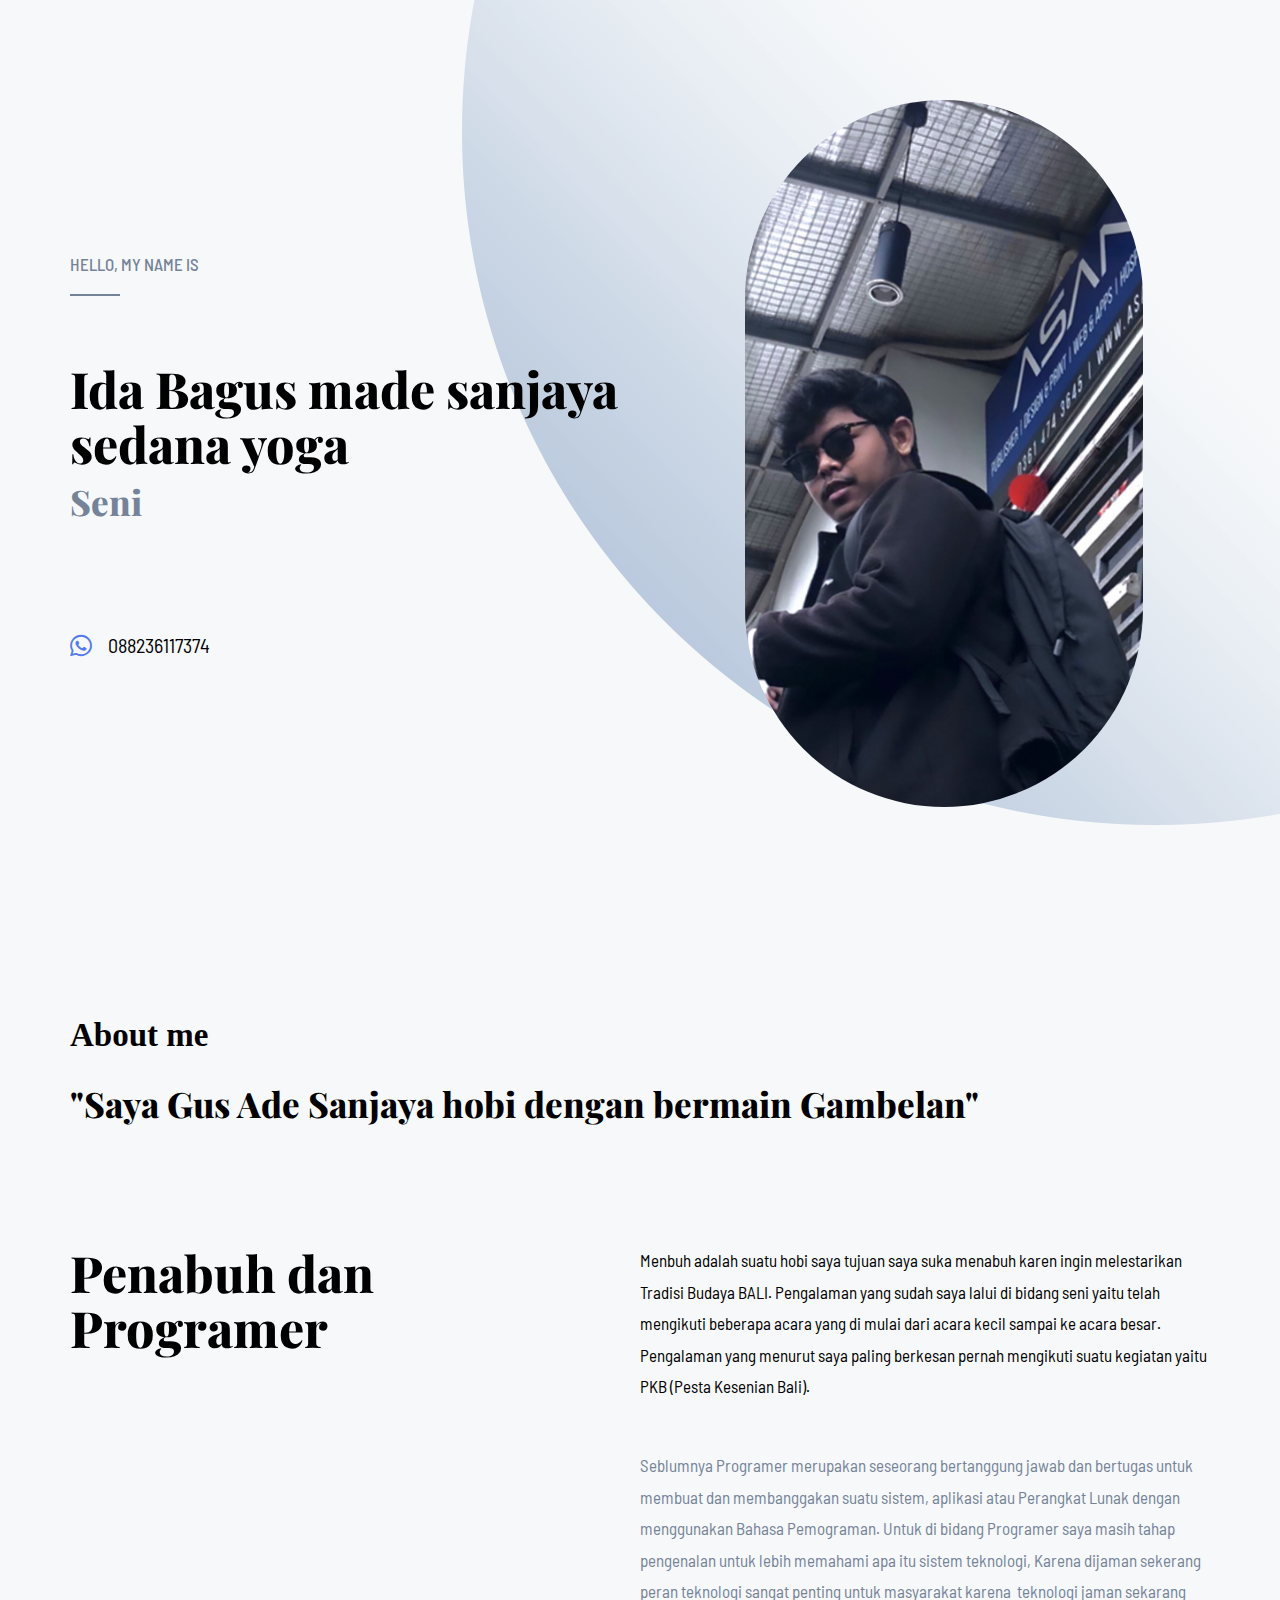
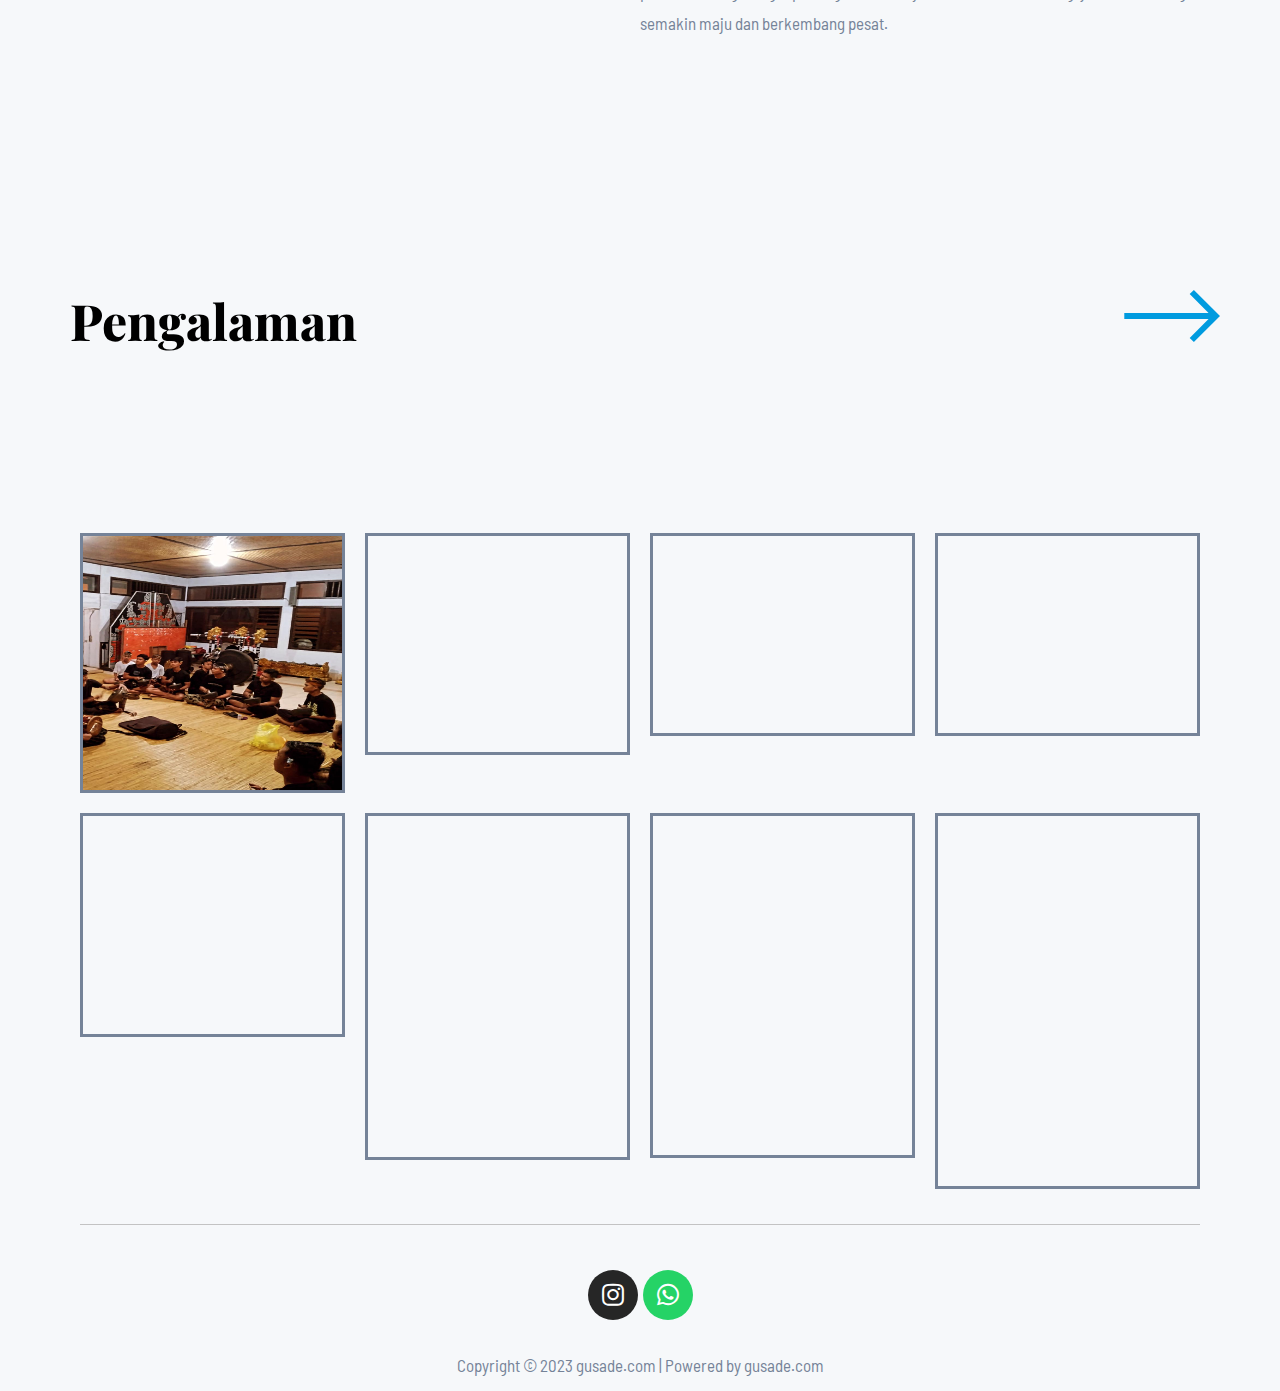
<file: index.html>
<!DOCTYPE html>
<html lang="id">
<head>
<meta charset="UTF-8">
<meta name="viewport" content="width=device-width, initial-scale=1">
<link rel="profile" href="https://gmpg.org/xfn/11">

<title>gusade.com</title>
<meta name="robots" content="noindex, nofollow">
<link rel="dns-prefetch" href="//fonts.googleapis.com">
<link rel="alternate" type="application/rss+xml" title="gusade.com &raquo; Feed" href="http://mumunney.github.io/mumunweb/feed/">
<link rel="alternate" type="application/rss+xml" title="gusade.com &raquo; Umpan Komentar" href="http://mumunney.github.io/mumunweb/comments/feed/">
<script>
window._wpemojiSettings = {"baseUrl":"https:\/\/s.w.org\/images\/core\/emoji\/14.0.0\/72x72\/","ext":".png","svgUrl":"https:\/\/s.w.org\/images\/core\/emoji\/14.0.0\/svg\/","svgExt":".svg","source":{"concatemoji":"http:\/\/mumunney.github.io\/mumunweb\/wp-includes\/js\/wp-emoji-release.min.js?ver=6.1.1"}};
/*! This file is auto-generated */
!function(e,a,t){var n,r,o,i=a.createElement("canvas"),p=i.getContext&&i.getContext("2d");function s(e,t){var a=String.fromCharCode,e=(p.clearRect(0,0,i.width,i.height),p.fillText(a.apply(this,e),0,0),i.toDataURL());return p.clearRect(0,0,i.width,i.height),p.fillText(a.apply(this,t),0,0),e===i.toDataURL()}function c(e){var t=a.createElement("script");t.src=e,t.defer=t.type="text/javascript",a.getElementsByTagName("head")[0].appendChild(t)}for(o=Array("flag","emoji"),t.supports={everything:!0,everythingExceptFlag:!0},r=0;r<o.length;r++)t.supports[o[r]]=function(e){if(p&&p.fillText)switch(p.textBaseline="top",p.font="600 32px Arial",e){case"flag":return s([127987,65039,8205,9895,65039],[127987,65039,8203,9895,65039])?!1:!s([55356,56826,55356,56819],[55356,56826,8203,55356,56819])&&!s([55356,57332,56128,56423,56128,56418,56128,56421,56128,56430,56128,56423,56128,56447],[55356,57332,8203,56128,56423,8203,56128,56418,8203,56128,56421,8203,56128,56430,8203,56128,56423,8203,56128,56447]);case"emoji":return!s([129777,127995,8205,129778,127999],[129777,127995,8203,129778,127999])}return!1}(o[r]),t.supports.everything=t.supports.everything&&t.supports[o[r]],"flag"!==o[r]&&(t.supports.everythingExceptFlag=t.supports.everythingExceptFlag&&t.supports[o[r]]);t.supports.everythingExceptFlag=t.supports.everythingExceptFlag&&!t.supports.flag,t.DOMReady=!1,t.readyCallback=function(){t.DOMReady=!0},t.supports.everything||(n=function(){t.readyCallback()},a.addEventListener?(a.addEventListener("DOMContentLoaded",n,!1),e.addEventListener("load",n,!1)):(e.attachEvent("onload",n),a.attachEvent("onreadystatechange",function(){"complete"===a.readyState&&t.readyCallback()})),(e=t.source||{}).concatemoji?c(e.concatemoji):e.wpemoji&&e.twemoji&&(c(e.twemoji),c(e.wpemoji)))}(window,document,window._wpemojiSettings);
</script>
<style>img.wp-smiley,
img.emoji {
	display: inline !important;
	border: none !important;
	box-shadow: none !important;
	height: 1em !important;
	width: 1em !important;
	margin: 0 0.07em !important;
	vertical-align: -0.1em !important;
	background: none !important;
	padding: 0 !important;
}</style>
	<link rel="stylesheet" id="astra-theme-css-css" href="http://mumunney.github.io/mumunweb/wp-content/themes/astra/assets/css/minified/main.min.css?ver=4.0.2" media="all">
<style id="astra-theme-css-inline-css">.ast-no-sidebar .entry-content .alignfull {margin-left: calc( -50vw + 50%);margin-right: calc( -50vw + 50%);max-width: 100vw;width: 100vw;}.ast-no-sidebar .entry-content .alignwide {margin-left: calc(-41vw + 50%);margin-right: calc(-41vw + 50%);max-width: unset;width: unset;}.ast-no-sidebar .entry-content .alignfull .alignfull,.ast-no-sidebar .entry-content .alignfull .alignwide,.ast-no-sidebar .entry-content .alignwide .alignfull,.ast-no-sidebar .entry-content .alignwide .alignwide,.ast-no-sidebar .entry-content .wp-block-column .alignfull,.ast-no-sidebar .entry-content .wp-block-column .alignwide{width: 100%;margin-left: auto;margin-right: auto;}.wp-block-gallery,.blocks-gallery-grid {margin: 0;}.wp-block-separator {max-width: 100px;}.wp-block-separator.is-style-wide,.wp-block-separator.is-style-dots {max-width: none;}.entry-content .has-2-columns .wp-block-column:first-child {padding-right: 10px;}.entry-content .has-2-columns .wp-block-column:last-child {padding-left: 10px;}@media (max-width: 782px) {.entry-content .wp-block-columns .wp-block-column {flex-basis: 100%;}.entry-content .has-2-columns .wp-block-column:first-child {padding-right: 0;}.entry-content .has-2-columns .wp-block-column:last-child {padding-left: 0;}}body .entry-content .wp-block-latest-posts {margin-left: 0;}body .entry-content .wp-block-latest-posts li {list-style: none;}.ast-no-sidebar .ast-container .entry-content .wp-block-latest-posts {margin-left: 0;}.ast-header-break-point .entry-content .alignwide {margin-left: auto;margin-right: auto;}.entry-content .blocks-gallery-item img {margin-bottom: auto;}.wp-block-pullquote {border-top: 4px solid #555d66;border-bottom: 4px solid #555d66;color: #40464d;}:root{--ast-container-default-xlg-padding:6.67em;--ast-container-default-lg-padding:5.67em;--ast-container-default-slg-padding:4.34em;--ast-container-default-md-padding:3.34em;--ast-container-default-sm-padding:6.67em;--ast-container-default-xs-padding:2.4em;--ast-container-default-xxs-padding:1.4em;--ast-code-block-background:#EEEEEE;--ast-comment-inputs-background:#FAFAFA;}html{font-size:106.25%;}a,.page-title{color:var(--ast-global-color-2);}a:hover,a:focus{color:var(--ast-global-color-1);}body,button,input,select,textarea,.ast-button,.ast-custom-button{font-family:'Barlow Semi Condensed',sans-serif;font-weight:400;font-size:17px;font-size:1rem;}blockquote{color:var(--ast-global-color-3);}h1,.entry-content h1,h2,.entry-content h2,h3,.entry-content h3,h4,.entry-content h4,h5,.entry-content h5,h6,.entry-content h6,.site-title,.site-title a{font-family:'Barlow Semi Condensed',sans-serif;font-weight:500;}.site-title{font-size:35px;font-size:2.0588235294118rem;display:none;}.site-header .site-description{font-size:15px;font-size:0.88235294117647rem;display:none;}.entry-title{font-size:30px;font-size:1.7647058823529rem;}h1,.entry-content h1{font-size:83px;font-size:4.8823529411765rem;font-weight:800;font-family:'Playfair Display',serif;line-height:1.1em;}h2,.entry-content h2{font-size:50px;font-size:2.9411764705882rem;font-weight:800;font-family:'Playfair Display',serif;line-height:1.1em;}h3,.entry-content h3{font-size:35px;font-size:2.0588235294118rem;font-weight:800;font-family:'Playfair Display',serif;line-height:1.2em;}h4,.entry-content h4{font-size:22px;font-size:1.2941176470588rem;font-family:'Barlow Semi Condensed',sans-serif;}h5,.entry-content h5{font-size:20px;font-size:1.1764705882353rem;font-family:'Barlow Semi Condensed',sans-serif;}h6,.entry-content h6{font-size:17px;font-size:1rem;font-family:'Barlow Semi Condensed',sans-serif;}::selection{background-color:var(--ast-global-color-0);color:#ffffff;}body,h1,.entry-title a,.entry-content h1,h2,.entry-content h2,h3,.entry-content h3,h4,.entry-content h4,h5,.entry-content h5,h6,.entry-content h6{color:var(--ast-global-color-3);}.tagcloud a:hover,.tagcloud a:focus,.tagcloud a.current-item{color:#ffffff;border-color:var(--ast-global-color-2);background-color:var(--ast-global-color-2);}input:focus,input[type="text"]:focus,input[type="email"]:focus,input[type="url"]:focus,input[type="password"]:focus,input[type="reset"]:focus,input[type="search"]:focus,textarea:focus{border-color:var(--ast-global-color-2);}input[type="radio"]:checked,input[type=reset],input[type="checkbox"]:checked,input[type="checkbox"]:hover:checked,input[type="checkbox"]:focus:checked,input[type=range]::-webkit-slider-thumb{border-color:var(--ast-global-color-2);background-color:var(--ast-global-color-2);box-shadow:none;}.site-footer a:hover + .post-count,.site-footer a:focus + .post-count{background:var(--ast-global-color-2);border-color:var(--ast-global-color-2);}.single .nav-links .nav-previous,.single .nav-links .nav-next{color:var(--ast-global-color-2);}.entry-meta,.entry-meta *{line-height:1.45;color:var(--ast-global-color-2);}.entry-meta a:hover,.entry-meta a:hover *,.entry-meta a:focus,.entry-meta a:focus *,.page-links > .page-link,.page-links .page-link:hover,.post-navigation a:hover{color:var(--ast-global-color-1);}#cat option,.secondary .calendar_wrap thead a,.secondary .calendar_wrap thead a:visited{color:var(--ast-global-color-2);}.secondary .calendar_wrap #today,.ast-progress-val span{background:var(--ast-global-color-2);}.secondary a:hover + .post-count,.secondary a:focus + .post-count{background:var(--ast-global-color-2);border-color:var(--ast-global-color-2);}.calendar_wrap #today > a{color:#ffffff;}.page-links .page-link,.single .post-navigation a{color:var(--ast-global-color-2);}.widget-title{font-size:24px;font-size:1.4117647058824rem;color:var(--ast-global-color-3);}.site-logo-img img{ transition:all 0.2s linear;}.ast-page-builder-template .hentry {margin: 0;}.ast-page-builder-template .site-content > .ast-container {max-width: 100%;padding: 0;}.ast-page-builder-template .site-content #primary {padding: 0;margin: 0;}.ast-page-builder-template .no-results {text-align: center;margin: 4em auto;}.ast-page-builder-template .ast-pagination {padding: 2em;}.ast-page-builder-template .entry-header.ast-no-title.ast-no-thumbnail {margin-top: 0;}.ast-page-builder-template .entry-header.ast-header-without-markup {margin-top: 0;margin-bottom: 0;}.ast-page-builder-template .entry-header.ast-no-title.ast-no-meta {margin-bottom: 0;}.ast-page-builder-template.single .post-navigation {padding-bottom: 2em;}.ast-page-builder-template.single-post .site-content > .ast-container {max-width: 100%;}.ast-page-builder-template .entry-header {margin-top: 4em;margin-left: auto;margin-right: auto;padding-left: 20px;padding-right: 20px;}.single.ast-page-builder-template .entry-header {padding-left: 20px;padding-right: 20px;}.ast-page-builder-template .ast-archive-description {margin: 4em auto 0;padding-left: 20px;padding-right: 20px;}.ast-page-builder-template.ast-no-sidebar .entry-content .alignwide {margin-left: 0;margin-right: 0;}@media (max-width:921px){#ast-desktop-header{display:none;}}@media (min-width:921px){#ast-mobile-header{display:none;}}.wp-block-buttons.aligncenter{justify-content:center;}@media (max-width:921px){.ast-theme-transparent-header #primary,.ast-theme-transparent-header #secondary{padding:0;}}@media (max-width:921px){.ast-plain-container.ast-no-sidebar #primary{padding:0;}}.ast-plain-container.ast-no-sidebar #primary{margin-top:0;margin-bottom:0;}@media (min-width:1200px){.wp-block-group .has-background{padding:20px;}}@media (min-width:1200px){.ast-no-sidebar.ast-separate-container .entry-content .wp-block-group.alignwide,.ast-no-sidebar.ast-separate-container .entry-content .wp-block-cover.alignwide{margin-left:-20px;margin-right:-20px;padding-left:20px;padding-right:20px;}.ast-no-sidebar.ast-separate-container .entry-content .wp-block-cover.alignfull,.ast-no-sidebar.ast-separate-container .entry-content .wp-block-group.alignfull{margin-left:-6.67em;margin-right:-6.67em;padding-left:6.67em;padding-right:6.67em;}}@media (min-width:1200px){.wp-block-cover-image.alignwide .wp-block-cover__inner-container,.wp-block-cover.alignwide .wp-block-cover__inner-container,.wp-block-cover-image.alignfull .wp-block-cover__inner-container,.wp-block-cover.alignfull .wp-block-cover__inner-container{width:100%;}}.wp-block-columns{margin-bottom:unset;}.wp-block-image.size-full{margin:2rem 0;}.wp-block-separator.has-background{padding:0;}.wp-block-gallery{margin-bottom:1.6em;}.wp-block-group{padding-top:4em;padding-bottom:4em;}.wp-block-group__inner-container .wp-block-columns:last-child,.wp-block-group__inner-container :last-child,.wp-block-table table{margin-bottom:0;}.blocks-gallery-grid{width:100%;}.wp-block-navigation-link__content{padding:5px 0;}.wp-block-group .wp-block-group .has-text-align-center,.wp-block-group .wp-block-column .has-text-align-center{max-width:100%;}.has-text-align-center{margin:0 auto;}@media (min-width:1200px){.wp-block-cover__inner-container,.alignwide .wp-block-group__inner-container,.alignfull .wp-block-group__inner-container{max-width:1200px;margin:0 auto;}.wp-block-group.alignnone,.wp-block-group.aligncenter,.wp-block-group.alignleft,.wp-block-group.alignright,.wp-block-group.alignwide,.wp-block-columns.alignwide{margin:2rem 0 1rem 0;}}@media (max-width:1200px){.wp-block-group{padding:3em;}.wp-block-group .wp-block-group{padding:1.5em;}.wp-block-columns,.wp-block-column{margin:1rem 0;}}@media (min-width:921px){.wp-block-columns .wp-block-group{padding:2em;}}@media (max-width:544px){.wp-block-cover-image .wp-block-cover__inner-container,.wp-block-cover .wp-block-cover__inner-container{width:unset;}.wp-block-cover,.wp-block-cover-image{padding:2em 0;}.wp-block-group,.wp-block-cover{padding:2em;}.wp-block-media-text__media img,.wp-block-media-text__media video{width:unset;max-width:100%;}.wp-block-media-text.has-background .wp-block-media-text__content{padding:1em;}}.wp-block-image.aligncenter{margin-left:auto;margin-right:auto;}.wp-block-table.aligncenter{margin-left:auto;margin-right:auto;}@media (min-width:544px){.entry-content .wp-block-media-text.has-media-on-the-right .wp-block-media-text__content{padding:0 8% 0 0;}.entry-content .wp-block-media-text .wp-block-media-text__content{padding:0 0 0 8%;}.ast-plain-container .site-content .entry-content .has-custom-content-position.is-position-bottom-left > *,.ast-plain-container .site-content .entry-content .has-custom-content-position.is-position-bottom-right > *,.ast-plain-container .site-content .entry-content .has-custom-content-position.is-position-top-left > *,.ast-plain-container .site-content .entry-content .has-custom-content-position.is-position-top-right > *,.ast-plain-container .site-content .entry-content .has-custom-content-position.is-position-center-right > *,.ast-plain-container .site-content .entry-content .has-custom-content-position.is-position-center-left > *{margin:0;}}@media (max-width:544px){.entry-content .wp-block-media-text .wp-block-media-text__content{padding:8% 0;}.wp-block-media-text .wp-block-media-text__media img{width:auto;max-width:100%;}}.wp-block-button.is-style-outline .wp-block-button__link{border-color:rgba(0,0,0,0);border-top-width:2px;border-right-width:2px;border-bottom-width:2px;border-left-width:2px;}.wp-block-button.is-style-outline > .wp-block-button__link:not(.has-text-color),.wp-block-button.wp-block-button__link.is-style-outline:not(.has-text-color){color:rgba(0,0,0,0);}.wp-block-button.is-style-outline .wp-block-button__link:hover,.wp-block-button.is-style-outline .wp-block-button__link:focus{color:var(--ast-global-color-2) !important;background-color:rgba(0,0,0,0);border-color:rgba(0,0,0,0);}.post-page-numbers.current .page-link,.ast-pagination .page-numbers.current{color:#ffffff;border-color:var(--ast-global-color-0);background-color:var(--ast-global-color-0);border-radius:2px;}@media (max-width:921px){.wp-block-button.is-style-outline .wp-block-button__link{padding-top:calc(15px - 2px);padding-right:calc(30px - 2px);padding-bottom:calc(15px - 2px);padding-left:calc(30px - 2px);}}@media (max-width:544px){.wp-block-button.is-style-outline .wp-block-button__link{padding-top:calc(15px - 2px);padding-right:calc(30px - 2px);padding-bottom:calc(15px - 2px);padding-left:calc(30px - 2px);}}@media (min-width:544px){.entry-content > .alignleft{margin-right:20px;}.entry-content > .alignright{margin-left:20px;}.wp-block-group.has-background{padding:20px;}}@media (max-width:921px){.ast-separate-container #primary,.ast-separate-container #secondary{padding:1.5em 0;}#primary,#secondary{padding:1.5em 0;margin:0;}.ast-left-sidebar #content > .ast-container{display:flex;flex-direction:column-reverse;width:100%;}.ast-separate-container .ast-article-post,.ast-separate-container .ast-article-single{padding:1.5em 2.14em;}.ast-author-box img.avatar{margin:20px 0 0 0;}}@media (min-width:922px){.ast-separate-container.ast-right-sidebar #primary,.ast-separate-container.ast-left-sidebar #primary{border:0;}.search-no-results.ast-separate-container #primary{margin-bottom:4em;}}.elementor-button-wrapper .elementor-button{border-style:solid;text-decoration:none;border-top-width:0;border-right-width:0;border-left-width:0;border-bottom-width:0;}body .elementor-button.elementor-size-sm,body .elementor-button.elementor-size-xs,body .elementor-button.elementor-size-md,body .elementor-button.elementor-size-lg,body .elementor-button.elementor-size-xl,body .elementor-button{border-radius:2px;padding-top:0px;padding-right:0px;padding-bottom:0px;padding-left:0px;}.elementor-button-wrapper .elementor-button{border-color:rgba(0,0,0,0);background-color:rgba(0,0,0,0);}.elementor-button-wrapper .elementor-button:hover,.elementor-button-wrapper .elementor-button:focus{color:var(--ast-global-color-2);background-color:rgba(0,0,0,0);border-color:rgba(0,0,0,0);}.wp-block-button .wp-block-button__link ,.elementor-button-wrapper .elementor-button,.elementor-button-wrapper .elementor-button:visited{color:var(--ast-global-color-0);}.elementor-button-wrapper .elementor-button{font-size:16px;font-size:0.94117647058824rem;line-height:1em;text-transform:uppercase;letter-spacing:2px;}body .elementor-button.elementor-size-sm,body .elementor-button.elementor-size-xs,body .elementor-button.elementor-size-md,body .elementor-button.elementor-size-lg,body .elementor-button.elementor-size-xl,body .elementor-button{font-size:16px;font-size:0.94117647058824rem;}.wp-block-button .wp-block-button__link:hover,.wp-block-button .wp-block-button__link:focus{color:var(--ast-global-color-2);background-color:rgba(0,0,0,0);border-color:rgba(0,0,0,0);}.elementor-widget-heading h1.elementor-heading-title{line-height:1.1em;}.elementor-widget-heading h2.elementor-heading-title{line-height:1.1em;}.elementor-widget-heading h3.elementor-heading-title{line-height:1.2em;}.wp-block-button .wp-block-button__link{border:none;background-color:rgba(0,0,0,0);color:var(--ast-global-color-0);font-family:inherit;font-weight:inherit;line-height:1em;text-transform:uppercase;letter-spacing:2px;font-size:16px;font-size:0.94117647058824rem;border-radius:2px;padding:15px 30px;}.wp-block-button.is-style-outline .wp-block-button__link{border-style:solid;border-top-width:2px;border-right-width:2px;border-left-width:2px;border-bottom-width:2px;border-color:rgba(0,0,0,0);padding-top:calc(15px - 2px);padding-right:calc(30px - 2px);padding-bottom:calc(15px - 2px);padding-left:calc(30px - 2px);}@media (max-width:921px){.wp-block-button .wp-block-button__link{border:none;padding:15px 30px;}.wp-block-button.is-style-outline .wp-block-button__link{padding-top:calc(15px - 2px);padding-right:calc(30px - 2px);padding-bottom:calc(15px - 2px);padding-left:calc(30px - 2px);}}@media (max-width:544px){.wp-block-button .wp-block-button__link{border:none;padding:15px 30px;}.wp-block-button.is-style-outline .wp-block-button__link{padding-top:calc(15px - 2px);padding-right:calc(30px - 2px);padding-bottom:calc(15px - 2px);padding-left:calc(30px - 2px);}}.menu-toggle,button,.ast-button,.ast-custom-button,.button,input#submit,input[type="button"],input[type="submit"],input[type="reset"]{border-style:solid;border-top-width:0;border-right-width:0;border-left-width:0;border-bottom-width:0;color:var(--ast-global-color-0);border-color:rgba(0,0,0,0);background-color:rgba(0,0,0,0);border-radius:2px;padding-top:0px;padding-right:0px;padding-bottom:0px;padding-left:0px;font-family:inherit;font-weight:inherit;font-size:16px;font-size:0.94117647058824rem;line-height:1em;text-transform:uppercase;letter-spacing:2px;}button:focus,.menu-toggle:hover,button:hover,.ast-button:hover,.ast-custom-button:hover .button:hover,.ast-custom-button:hover ,input[type=reset]:hover,input[type=reset]:focus,input#submit:hover,input#submit:focus,input[type="button"]:hover,input[type="button"]:focus,input[type="submit"]:hover,input[type="submit"]:focus{color:var(--ast-global-color-2);background-color:rgba(0,0,0,0);border-color:rgba(0,0,0,0);}@media (min-width:544px){.ast-container{max-width:100%;}}@media (max-width:544px){.ast-separate-container .ast-article-post,.ast-separate-container .ast-article-single,.ast-separate-container .comments-title,.ast-separate-container .ast-archive-description{padding:1.5em 1em;}.ast-separate-container #content .ast-container{padding-left:0.54em;padding-right:0.54em;}.ast-separate-container .ast-comment-list li.depth-1{padding:1.5em 1em;margin-bottom:1.5em;}.ast-separate-container .ast-comment-list .bypostauthor{padding:.5em;}.ast-search-menu-icon.ast-dropdown-active .search-field{width:170px;}}@media (max-width:921px){.ast-mobile-header-stack .main-header-bar .ast-search-menu-icon{display:inline-block;}.ast-header-break-point.ast-header-custom-item-outside .ast-mobile-header-stack .main-header-bar .ast-search-icon{margin:0;}.ast-comment-avatar-wrap img{max-width:2.5em;}.ast-separate-container .ast-comment-list li.depth-1{padding:1.5em 2.14em;}.ast-separate-container .comment-respond{padding:2em 2.14em;}.ast-comment-meta{padding:0 1.8888em 1.3333em;}}body,.ast-separate-container{background-color:var(--ast-global-color-4);;background-image:none;;}.ast-no-sidebar.ast-separate-container .entry-content .alignfull {margin-left: -6.67em;margin-right: -6.67em;width: auto;}@media (max-width: 1200px) {.ast-no-sidebar.ast-separate-container .entry-content .alignfull {margin-left: -2.4em;margin-right: -2.4em;}}@media (max-width: 768px) {.ast-no-sidebar.ast-separate-container .entry-content .alignfull {margin-left: -2.14em;margin-right: -2.14em;}}@media (max-width: 544px) {.ast-no-sidebar.ast-separate-container .entry-content .alignfull {margin-left: -1em;margin-right: -1em;}}.ast-no-sidebar.ast-separate-container .entry-content .alignwide {margin-left: -20px;margin-right: -20px;}.ast-no-sidebar.ast-separate-container .entry-content .wp-block-column .alignfull,.ast-no-sidebar.ast-separate-container .entry-content .wp-block-column .alignwide {margin-left: auto;margin-right: auto;width: 100%;}@media (max-width:921px){.site-title{display:none;}.site-header .site-description{display:none;}.entry-title{font-size:30px;}h1,.entry-content h1{font-size:60px;}h2,.entry-content h2{font-size:43px;}h3,.entry-content h3{font-size:30px;}}@media (max-width:544px){.site-title{display:none;}.site-header .site-description{display:none;}.entry-title{font-size:30px;}h1,.entry-content h1{font-size:45px;}h2,.entry-content h2{font-size:35px;}h3,.entry-content h3{font-size:20px;}}@media (max-width:921px){html{font-size:96.9%;}}@media (max-width:544px){html{font-size:96.9%;}}@media (min-width:922px){.ast-container{max-width:1240px;}}@media (min-width:922px){.site-content .ast-container{display:flex;}}@media (max-width:921px){.site-content .ast-container{flex-direction:column;}}@media (min-width:922px){.main-header-menu .sub-menu .menu-item.ast-left-align-sub-menu:hover > .sub-menu,.main-header-menu .sub-menu .menu-item.ast-left-align-sub-menu.focus > .sub-menu{margin-left:-0px;}}.ast-theme-transparent-header [data-section="section-header-mobile-trigger"] .ast-button-wrap .mobile-menu-toggle-icon .ast-mobile-svg{fill:var(--ast-global-color-2);}.ast-theme-transparent-header [data-section="section-header-mobile-trigger"] .ast-button-wrap .mobile-menu-wrap .mobile-menu{color:var(--ast-global-color-2);}.ast-theme-transparent-header [data-section="section-header-mobile-trigger"] .ast-button-wrap .ast-mobile-menu-trigger-minimal{background:transparent;}blockquote {padding: 1.2em;}:root .has-ast-global-color-0-color{color:var(--ast-global-color-0);}:root .has-ast-global-color-0-background-color{background-color:var(--ast-global-color-0);}:root .wp-block-button .has-ast-global-color-0-color{color:var(--ast-global-color-0);}:root .wp-block-button .has-ast-global-color-0-background-color{background-color:var(--ast-global-color-0);}:root .has-ast-global-color-1-color{color:var(--ast-global-color-1);}:root .has-ast-global-color-1-background-color{background-color:var(--ast-global-color-1);}:root .wp-block-button .has-ast-global-color-1-color{color:var(--ast-global-color-1);}:root .wp-block-button .has-ast-global-color-1-background-color{background-color:var(--ast-global-color-1);}:root .has-ast-global-color-2-color{color:var(--ast-global-color-2);}:root .has-ast-global-color-2-background-color{background-color:var(--ast-global-color-2);}:root .wp-block-button .has-ast-global-color-2-color{color:var(--ast-global-color-2);}:root .wp-block-button .has-ast-global-color-2-background-color{background-color:var(--ast-global-color-2);}:root .has-ast-global-color-3-color{color:var(--ast-global-color-3);}:root .has-ast-global-color-3-background-color{background-color:var(--ast-global-color-3);}:root .wp-block-button .has-ast-global-color-3-color{color:var(--ast-global-color-3);}:root .wp-block-button .has-ast-global-color-3-background-color{background-color:var(--ast-global-color-3);}:root .has-ast-global-color-4-color{color:var(--ast-global-color-4);}:root .has-ast-global-color-4-background-color{background-color:var(--ast-global-color-4);}:root .wp-block-button .has-ast-global-color-4-color{color:var(--ast-global-color-4);}:root .wp-block-button .has-ast-global-color-4-background-color{background-color:var(--ast-global-color-4);}:root .has-ast-global-color-5-color{color:var(--ast-global-color-5);}:root .has-ast-global-color-5-background-color{background-color:var(--ast-global-color-5);}:root .wp-block-button .has-ast-global-color-5-color{color:var(--ast-global-color-5);}:root .wp-block-button .has-ast-global-color-5-background-color{background-color:var(--ast-global-color-5);}:root .has-ast-global-color-6-color{color:var(--ast-global-color-6);}:root .has-ast-global-color-6-background-color{background-color:var(--ast-global-color-6);}:root .wp-block-button .has-ast-global-color-6-color{color:var(--ast-global-color-6);}:root .wp-block-button .has-ast-global-color-6-background-color{background-color:var(--ast-global-color-6);}:root .has-ast-global-color-7-color{color:var(--ast-global-color-7);}:root .has-ast-global-color-7-background-color{background-color:var(--ast-global-color-7);}:root .wp-block-button .has-ast-global-color-7-color{color:var(--ast-global-color-7);}:root .wp-block-button .has-ast-global-color-7-background-color{background-color:var(--ast-global-color-7);}:root .has-ast-global-color-8-color{color:var(--ast-global-color-8);}:root .has-ast-global-color-8-background-color{background-color:var(--ast-global-color-8);}:root .wp-block-button .has-ast-global-color-8-color{color:var(--ast-global-color-8);}:root .wp-block-button .has-ast-global-color-8-background-color{background-color:var(--ast-global-color-8);}:root{--ast-global-color-0:#009bdf;--ast-global-color-1:#009bdf;--ast-global-color-2:#000000;--ast-global-color-3:#758398;--ast-global-color-4:#f6f8fa;--ast-global-color-5:#ffffff;--ast-global-color-6:#243673;--ast-global-color-7:#FBFCFF;--ast-global-color-8:#BFD1FF;}:root {--ast-border-color : #dddddd;}.ast-single-entry-banner {-js-display: flex;display: flex;flex-direction: column;justify-content: center;text-align: center;position: relative;background: #eeeeee;}.ast-single-entry-banner[data-banner-layout="layout-1"] {max-width: 1200px;background: inherit;padding: 20px 0;}.ast-single-entry-banner[data-banner-width-type="custom"] {margin: 0 auto;width: 100%;}.ast-single-entry-banner + .site-content .entry-header {margin-bottom: 0;}header.entry-header .entry-title{font-size:30px;font-size:1.7647058823529rem;}header.entry-header > *:not(:last-child){margin-bottom:10px;}.ast-archive-entry-banner {-js-display: flex;display: flex;flex-direction: column;justify-content: center;text-align: center;position: relative;background: #eeeeee;}.ast-archive-entry-banner[data-banner-width-type="custom"] {margin: 0 auto;width: 100%;}.ast-archive-entry-banner[data-banner-layout="layout-1"] {background: inherit;padding: 20px 0;text-align: left;}body.archive .ast-archive-description{max-width:1200px;width:100%;text-align:left;padding-top:3em;padding-right:3em;padding-bottom:3em;padding-left:3em;}body.archive .ast-archive-description .ast-archive-title,body.archive .ast-archive-description .ast-archive-title *{font-size:40px;font-size:2.3529411764706rem;}body.archive .ast-archive-description > *:not(:last-child){margin-bottom:10px;}@media (max-width:921px){body.archive .ast-archive-description{text-align:left;}}@media (max-width:544px){body.archive .ast-archive-description{text-align:left;}}.ast-theme-transparent-header #masthead .site-logo-img .transparent-custom-logo .astra-logo-svg{width:150px;}.ast-theme-transparent-header #masthead .site-logo-img .transparent-custom-logo img{ max-width:150px;}@media (max-width:921px){.ast-theme-transparent-header #masthead .site-logo-img .transparent-custom-logo .astra-logo-svg{width:120px;}.ast-theme-transparent-header #masthead .site-logo-img .transparent-custom-logo img{ max-width:120px;}}@media (max-width:543px){.ast-theme-transparent-header #masthead .site-logo-img .transparent-custom-logo .astra-logo-svg{width:100px;}.ast-theme-transparent-header #masthead .site-logo-img .transparent-custom-logo img{ max-width:100px;}}@media (min-width:921px){.ast-theme-transparent-header #masthead{position:absolute;left:0;right:0;}.ast-theme-transparent-header .main-header-bar,.ast-theme-transparent-header.ast-header-break-point .main-header-bar{background:none;}body.elementor-editor-active.ast-theme-transparent-header #masthead,.fl-builder-edit .ast-theme-transparent-header #masthead,body.vc_editor.ast-theme-transparent-header #masthead,body.brz-ed.ast-theme-transparent-header #masthead{z-index:0;}.ast-header-break-point.ast-replace-site-logo-transparent.ast-theme-transparent-header .custom-mobile-logo-link{display:none;}.ast-header-break-point.ast-replace-site-logo-transparent.ast-theme-transparent-header .transparent-custom-logo{display:inline-block;}.ast-theme-transparent-header .ast-above-header,.ast-theme-transparent-header .ast-above-header.ast-above-header-bar{background-image:none;background-color:transparent;}.ast-theme-transparent-header .ast-below-header{background-image:none;background-color:transparent;}}.ast-theme-transparent-header .ast-builder-menu .main-header-menu,.ast-theme-transparent-header .ast-builder-menu .main-header-menu .menu-link,.ast-theme-transparent-header [CLASS*="ast-builder-menu-"] .main-header-menu .menu-item > .menu-link,.ast-theme-transparent-header .ast-masthead-custom-menu-items,.ast-theme-transparent-header .ast-masthead-custom-menu-items a,.ast-theme-transparent-header .ast-builder-menu .main-header-menu .menu-item > .ast-menu-toggle,.ast-theme-transparent-header .ast-builder-menu .main-header-menu .menu-item > .ast-menu-toggle,.ast-theme-transparent-header .ast-above-header-navigation a,.ast-header-break-point.ast-theme-transparent-header .ast-above-header-navigation a,.ast-header-break-point.ast-theme-transparent-header .ast-above-header-navigation > ul.ast-above-header-menu > .menu-item-has-children:not(.current-menu-item) > .ast-menu-toggle,.ast-theme-transparent-header .ast-below-header-menu,.ast-theme-transparent-header .ast-below-header-menu a,.ast-header-break-point.ast-theme-transparent-header .ast-below-header-menu a,.ast-header-break-point.ast-theme-transparent-header .ast-below-header-menu,.ast-theme-transparent-header .main-header-menu .menu-link{color:var(--ast-global-color-2);}.ast-theme-transparent-header .ast-builder-menu .main-header-menu .menu-item:hover > .menu-link,.ast-theme-transparent-header .ast-builder-menu .main-header-menu .menu-item:hover > .ast-menu-toggle,.ast-theme-transparent-header .ast-builder-menu .main-header-menu .ast-masthead-custom-menu-items a:hover,.ast-theme-transparent-header .ast-builder-menu .main-header-menu .focus > .menu-link,.ast-theme-transparent-header .ast-builder-menu .main-header-menu .focus > .ast-menu-toggle,.ast-theme-transparent-header .ast-builder-menu .main-header-menu .current-menu-item > .menu-link,.ast-theme-transparent-header .ast-builder-menu .main-header-menu .current-menu-ancestor > .menu-link,.ast-theme-transparent-header .ast-builder-menu .main-header-menu .current-menu-item > .ast-menu-toggle,.ast-theme-transparent-header .ast-builder-menu .main-header-menu .current-menu-ancestor > .ast-menu-toggle,.ast-theme-transparent-header [CLASS*="ast-builder-menu-"] .main-header-menu .current-menu-item > .menu-link,.ast-theme-transparent-header [CLASS*="ast-builder-menu-"] .main-header-menu .current-menu-ancestor > .menu-link,.ast-theme-transparent-header [CLASS*="ast-builder-menu-"] .main-header-menu .current-menu-item > .ast-menu-toggle,.ast-theme-transparent-header [CLASS*="ast-builder-menu-"] .main-header-menu .current-menu-ancestor > .ast-menu-toggle,.ast-theme-transparent-header .main-header-menu .menu-item:hover > .menu-link,.ast-theme-transparent-header .main-header-menu .current-menu-item > .menu-link,.ast-theme-transparent-header .main-header-menu .current-menu-ancestor > .menu-link{color:var(--ast-global-color-0);}@media (max-width:921px){.ast-theme-transparent-header #masthead{position:absolute;left:0;right:0;}.ast-theme-transparent-header .main-header-bar,.ast-theme-transparent-header.ast-header-break-point .main-header-bar{background:none;}body.elementor-editor-active.ast-theme-transparent-header #masthead,.fl-builder-edit .ast-theme-transparent-header #masthead,body.vc_editor.ast-theme-transparent-header #masthead,body.brz-ed.ast-theme-transparent-header #masthead{z-index:0;}.ast-header-break-point.ast-replace-site-logo-transparent.ast-theme-transparent-header .custom-mobile-logo-link{display:none;}.ast-header-break-point.ast-replace-site-logo-transparent.ast-theme-transparent-header .transparent-custom-logo{display:inline-block;}.ast-theme-transparent-header .ast-above-header,.ast-theme-transparent-header .ast-above-header.ast-above-header-bar{background-image:none;background-color:transparent;}.ast-theme-transparent-header .ast-below-header{background-image:none;background-color:transparent;}}.ast-theme-transparent-header #ast-desktop-header > [CLASS*="-header-wrap"]:nth-last-child(2) > [CLASS*="-header-bar"],.ast-theme-transparent-header.ast-header-break-point #ast-mobile-header > [CLASS*="-header-wrap"]:nth-last-child(2) > [CLASS*="-header-bar"]{border-bottom-style:none;}.ast-breadcrumbs .trail-browse,.ast-breadcrumbs .trail-items,.ast-breadcrumbs .trail-items li{display:inline-block;margin:0;padding:0;border:none;background:inherit;text-indent:0;}.ast-breadcrumbs .trail-browse{font-size:inherit;font-style:inherit;font-weight:inherit;color:inherit;}.ast-breadcrumbs .trail-items{list-style:none;}.trail-items li::after{padding:0 0.3em;content:"\00bb";}.trail-items li:last-of-type::after{display:none;}h1,.entry-content h1,h2,.entry-content h2,h3,.entry-content h3,h4,.entry-content h4,h5,.entry-content h5,h6,.entry-content h6{color:var(--ast-global-color-2);}@media (max-width:921px){.ast-builder-grid-row-container.ast-builder-grid-row-tablet-3-firstrow .ast-builder-grid-row > *:first-child,.ast-builder-grid-row-container.ast-builder-grid-row-tablet-3-lastrow .ast-builder-grid-row > *:last-child{grid-column:1 / -1;}}@media (max-width:544px){.ast-builder-grid-row-container.ast-builder-grid-row-mobile-3-firstrow .ast-builder-grid-row > *:first-child,.ast-builder-grid-row-container.ast-builder-grid-row-mobile-3-lastrow .ast-builder-grid-row > *:last-child{grid-column:1 / -1;}}.ast-builder-layout-element[data-section="title_tagline"]{display:flex;}@media (max-width:921px){.ast-header-break-point .ast-builder-layout-element[data-section="title_tagline"]{display:flex;}}@media (max-width:544px){.ast-header-break-point .ast-builder-layout-element[data-section="title_tagline"]{display:flex;}}.ast-desktop .ast-menu-hover-style-underline > .menu-item > .menu-link:before,.ast-desktop .ast-menu-hover-style-overline > .menu-item > .menu-link:before {content: "";position: absolute;width: 100%;right: 50%;height: 1px;background-color: transparent;transform: scale(0,0) translate(-50%,0);transition: transform .3s ease-in-out,color .0s ease-in-out;}.ast-desktop .ast-menu-hover-style-underline > .menu-item:hover > .menu-link:before,.ast-desktop .ast-menu-hover-style-overline > .menu-item:hover > .menu-link:before {width: calc(100% - 1.2em);background-color: currentColor;transform: scale(1,1) translate(50%,0);}.ast-desktop .ast-menu-hover-style-underline > .menu-item > .menu-link:before {bottom: 0;}.ast-desktop .ast-menu-hover-style-overline > .menu-item > .menu-link:before {top: 0;}.ast-desktop .ast-menu-hover-style-zoom > .menu-item > .menu-link:hover {transition: all .3s ease;transform: scale(1.2);}.site-footer{background-color:var(--ast-global-color-5);;background-image:none;;}@media (max-width:921px){.ast-hfb-header .site-footer{padding-left:25px;padding-right:25px;}}.elementor-widget-heading .elementor-heading-title{margin:0;}.elementor-page .ast-menu-toggle{color:unset !important;background:unset !important;}.elementor-post.elementor-grid-item.hentry{margin-bottom:0;}.woocommerce div.product .elementor-element.elementor-products-grid .related.products ul.products li.product,.elementor-element .elementor-wc-products .woocommerce[class*='columns-'] ul.products li.product{width:auto;margin:0;float:none;}.ast-left-sidebar .elementor-section.elementor-section-stretched,.ast-right-sidebar .elementor-section.elementor-section-stretched{max-width:100%;left:0 !important;}.elementor-template-full-width .ast-container{display:block;}@media (max-width:544px){.elementor-element .elementor-wc-products .woocommerce[class*="columns-"] ul.products li.product{width:auto;margin:0;}.elementor-element .woocommerce .woocommerce-result-count{float:none;}}.ast-header-break-point .main-header-bar{border-bottom-width:1px;}@media (min-width:922px){.main-header-bar{border-bottom-width:1px;}}.main-header-menu .menu-item, #astra-footer-menu .menu-item, .main-header-bar .ast-masthead-custom-menu-items{-js-display:flex;display:flex;-webkit-box-pack:center;-webkit-justify-content:center;-moz-box-pack:center;-ms-flex-pack:center;justify-content:center;-webkit-box-orient:vertical;-webkit-box-direction:normal;-webkit-flex-direction:column;-moz-box-orient:vertical;-moz-box-direction:normal;-ms-flex-direction:column;flex-direction:column;}.main-header-menu > .menu-item > .menu-link, #astra-footer-menu > .menu-item > .menu-link{height:100%;-webkit-box-align:center;-webkit-align-items:center;-moz-box-align:center;-ms-flex-align:center;align-items:center;-js-display:flex;display:flex;}.ast-header-break-point .main-navigation ul .menu-item .menu-link .icon-arrow:first-of-type svg{top:.2em;margin-top:0px;margin-left:0px;width:.65em;transform:translate(0, -2px) rotateZ(270deg);}.ast-mobile-popup-content .ast-submenu-expanded > .ast-menu-toggle{transform:rotateX(180deg);overflow-y:auto;}.ast-separate-container .blog-layout-1, .ast-separate-container .blog-layout-2, .ast-separate-container .blog-layout-3{background-color:transparent;background-image:none;}.ast-separate-container .ast-article-post{background-color:var(--ast-global-color-5);;background-image:none;;}@media (max-width:921px){.ast-separate-container .ast-article-post{background-color:var(--ast-global-color-5);;background-image:none;;}}@media (max-width:544px){.ast-separate-container .ast-article-post{background-color:var(--ast-global-color-5);;background-image:none;;}}.ast-separate-container .ast-article-single:not(.ast-related-post), .ast-separate-container .comments-area .comment-respond,.ast-separate-container .comments-area .ast-comment-list li, .ast-separate-container .ast-woocommerce-container, .ast-separate-container .error-404, .ast-separate-container .no-results, .single.ast-separate-container  .ast-author-meta, .ast-separate-container .related-posts-title-wrapper, .ast-separate-container.ast-two-container #secondary .widget,.ast-separate-container .comments-count-wrapper, .ast-box-layout.ast-plain-container .site-content,.ast-padded-layout.ast-plain-container .site-content, .ast-separate-container .comments-area .comments-title, .ast-narrow-container .site-content{background-color:var(--ast-global-color-5);;background-image:none;;}@media (max-width:921px){.ast-separate-container .ast-article-single:not(.ast-related-post), .ast-separate-container .comments-area .comment-respond,.ast-separate-container .comments-area .ast-comment-list li, .ast-separate-container .ast-woocommerce-container, .ast-separate-container .error-404, .ast-separate-container .no-results, .single.ast-separate-container  .ast-author-meta, .ast-separate-container .related-posts-title-wrapper, .ast-separate-container.ast-two-container #secondary .widget,.ast-separate-container .comments-count-wrapper, .ast-box-layout.ast-plain-container .site-content,.ast-padded-layout.ast-plain-container .site-content, .ast-separate-container .comments-area .comments-title, .ast-narrow-container .site-content{background-color:var(--ast-global-color-5);;background-image:none;;}}@media (max-width:544px){.ast-separate-container .ast-article-single:not(.ast-related-post), .ast-separate-container .comments-area .comment-respond,.ast-separate-container .comments-area .ast-comment-list li, .ast-separate-container .ast-woocommerce-container, .ast-separate-container .error-404, .ast-separate-container .no-results, .single.ast-separate-container  .ast-author-meta, .ast-separate-container .related-posts-title-wrapper, .ast-separate-container.ast-two-container #secondary .widget,.ast-separate-container .comments-count-wrapper, .ast-box-layout.ast-plain-container .site-content,.ast-padded-layout.ast-plain-container .site-content, .ast-separate-container .comments-area .comments-title, .ast-narrow-container .site-content{background-color:var(--ast-global-color-5);;background-image:none;;}}.ast-mobile-header-content > *,.ast-desktop-header-content > * {padding: 10px 0;height: auto;}.ast-mobile-header-content > *:first-child,.ast-desktop-header-content > *:first-child {padding-top: 10px;}.ast-mobile-header-content > .ast-builder-menu,.ast-desktop-header-content > .ast-builder-menu {padding-top: 0;}.ast-mobile-header-content > *:last-child,.ast-desktop-header-content > *:last-child {padding-bottom: 0;}.ast-mobile-header-content .ast-search-menu-icon.ast-inline-search label,.ast-desktop-header-content .ast-search-menu-icon.ast-inline-search label {width: 100%;}.ast-desktop-header-content .main-header-bar-navigation .ast-submenu-expanded > .ast-menu-toggle::before {transform: rotateX(180deg);}#ast-desktop-header .ast-desktop-header-content,.ast-mobile-header-content .ast-search-icon,.ast-desktop-header-content .ast-search-icon,.ast-mobile-header-wrap .ast-mobile-header-content,.ast-main-header-nav-open.ast-popup-nav-open .ast-mobile-header-wrap .ast-mobile-header-content,.ast-main-header-nav-open.ast-popup-nav-open .ast-desktop-header-content {display: none;}.ast-main-header-nav-open.ast-header-break-point #ast-desktop-header .ast-desktop-header-content,.ast-main-header-nav-open.ast-header-break-point .ast-mobile-header-wrap .ast-mobile-header-content {display: block;}.ast-desktop .ast-desktop-header-content .astra-menu-animation-slide-up > .menu-item > .sub-menu,.ast-desktop .ast-desktop-header-content .astra-menu-animation-slide-up > .menu-item .menu-item > .sub-menu,.ast-desktop .ast-desktop-header-content .astra-menu-animation-slide-down > .menu-item > .sub-menu,.ast-desktop .ast-desktop-header-content .astra-menu-animation-slide-down > .menu-item .menu-item > .sub-menu,.ast-desktop .ast-desktop-header-content .astra-menu-animation-fade > .menu-item > .sub-menu,.ast-desktop .ast-desktop-header-content .astra-menu-animation-fade > .menu-item .menu-item > .sub-menu {opacity: 1;visibility: visible;}.ast-hfb-header.ast-default-menu-enable.ast-header-break-point .ast-mobile-header-wrap .ast-mobile-header-content .main-header-bar-navigation {width: unset;margin: unset;}.ast-mobile-header-content.content-align-flex-end .main-header-bar-navigation .menu-item-has-children > .ast-menu-toggle,.ast-desktop-header-content.content-align-flex-end .main-header-bar-navigation .menu-item-has-children > .ast-menu-toggle {left: calc( 20px - 0.907em);}.ast-mobile-header-content .ast-search-menu-icon,.ast-mobile-header-content .ast-search-menu-icon.slide-search,.ast-desktop-header-content .ast-search-menu-icon,.ast-desktop-header-content .ast-search-menu-icon.slide-search {width: 100%;position: relative;display: block;right: auto;transform: none;}.ast-mobile-header-content .ast-search-menu-icon.slide-search .search-form,.ast-mobile-header-content .ast-search-menu-icon .search-form,.ast-desktop-header-content .ast-search-menu-icon.slide-search .search-form,.ast-desktop-header-content .ast-search-menu-icon .search-form {right: 0;visibility: visible;opacity: 1;position: relative;top: auto;transform: none;padding: 0;display: block;overflow: hidden;}.ast-mobile-header-content .ast-search-menu-icon.ast-inline-search .search-field,.ast-mobile-header-content .ast-search-menu-icon .search-field,.ast-desktop-header-content .ast-search-menu-icon.ast-inline-search .search-field,.ast-desktop-header-content .ast-search-menu-icon .search-field {width: 100%;padding-right: 5.5em;}.ast-mobile-header-content .ast-search-menu-icon .search-submit,.ast-desktop-header-content .ast-search-menu-icon .search-submit {display: block;position: absolute;height: 100%;top: 0;right: 0;padding: 0 1em;border-radius: 0;}.ast-hfb-header.ast-default-menu-enable.ast-header-break-point .ast-mobile-header-wrap .ast-mobile-header-content .main-header-bar-navigation ul .sub-menu .menu-link {padding-left: 30px;}.ast-hfb-header.ast-default-menu-enable.ast-header-break-point .ast-mobile-header-wrap .ast-mobile-header-content .main-header-bar-navigation .sub-menu .menu-item .menu-item .menu-link {padding-left: 40px;}.ast-mobile-popup-drawer.active .ast-mobile-popup-inner{background-color:#ffffff;;}.ast-mobile-header-wrap .ast-mobile-header-content, .ast-desktop-header-content{background-color:#ffffff;;}.ast-mobile-popup-content > *, .ast-mobile-header-content > *, .ast-desktop-popup-content > *, .ast-desktop-header-content > *{padding-top:0px;padding-bottom:0px;}.content-align-flex-start .ast-builder-layout-element{justify-content:flex-start;}.content-align-flex-start .main-header-menu{text-align:left;}.ast-mobile-popup-drawer.active .menu-toggle-close{color:#3a3a3a;}.ast-mobile-header-wrap .ast-primary-header-bar,.ast-primary-header-bar .site-primary-header-wrap{min-height:70px;}.ast-desktop .ast-primary-header-bar .main-header-menu > .menu-item{line-height:70px;}@media (max-width:921px){#masthead .ast-mobile-header-wrap .ast-primary-header-bar,#masthead .ast-mobile-header-wrap .ast-below-header-bar{padding-left:20px;padding-right:20px;}}.ast-header-break-point .ast-primary-header-bar{border-bottom-width:0px;border-bottom-color:#eaeaea;border-bottom-style:solid;}@media (min-width:922px){.ast-primary-header-bar{border-bottom-width:0px;border-bottom-color:#eaeaea;border-bottom-style:solid;}}.ast-primary-header-bar{background-color:var(--ast-global-color-5);;background-image:none;;}.ast-primary-header-bar{display:block;}@media (max-width:921px){.ast-header-break-point .ast-primary-header-bar{display:grid;}}@media (max-width:544px){.ast-header-break-point .ast-primary-header-bar{display:grid;}}[data-section="section-header-mobile-trigger"] .ast-button-wrap .ast-mobile-menu-trigger-minimal{color:var(--ast-global-color-2);border:none;background:transparent;}[data-section="section-header-mobile-trigger"] .ast-button-wrap .mobile-menu-toggle-icon .ast-mobile-svg{width:20px;height:20px;fill:var(--ast-global-color-2);}[data-section="section-header-mobile-trigger"] .ast-button-wrap .mobile-menu-wrap .mobile-menu{color:var(--ast-global-color-2);}.ast-builder-menu-mobile .main-navigation .menu-item.menu-item-has-children > .ast-menu-toggle{top:0;}.ast-builder-menu-mobile .main-navigation .menu-item-has-children > .menu-link:after{content:unset;}.ast-hfb-header .ast-builder-menu-mobile .main-navigation .main-header-menu, .ast-hfb-header .ast-builder-menu-mobile .main-navigation .main-header-menu, .ast-hfb-header .ast-mobile-header-content .ast-builder-menu-mobile .main-navigation .main-header-menu, .ast-hfb-header .ast-mobile-popup-content .ast-builder-menu-mobile .main-navigation .main-header-menu{border-top-width:1px;border-color:#eaeaea;}.ast-hfb-header .ast-builder-menu-mobile .main-navigation .menu-item .sub-menu .menu-link, .ast-hfb-header .ast-builder-menu-mobile .main-navigation .menu-item .menu-link, .ast-hfb-header .ast-builder-menu-mobile .main-navigation .menu-item .sub-menu .menu-link, .ast-hfb-header .ast-builder-menu-mobile .main-navigation .menu-item .menu-link, .ast-hfb-header .ast-mobile-header-content .ast-builder-menu-mobile .main-navigation .menu-item .sub-menu .menu-link, .ast-hfb-header .ast-mobile-header-content .ast-builder-menu-mobile .main-navigation .menu-item .menu-link, .ast-hfb-header .ast-mobile-popup-content .ast-builder-menu-mobile .main-navigation .menu-item .sub-menu .menu-link, .ast-hfb-header .ast-mobile-popup-content .ast-builder-menu-mobile .main-navigation .menu-item .menu-link{border-bottom-width:1px;border-color:#eaeaea;border-style:solid;}.ast-builder-menu-mobile .main-navigation .menu-item.menu-item-has-children > .ast-menu-toggle{top:0;}@media (max-width:921px){.ast-builder-menu-mobile .main-navigation .main-header-menu .menu-item > .menu-link{color:var(--ast-global-color-2);padding-top:15px;padding-bottom:15px;padding-left:25px;padding-right:25px;}.ast-builder-menu-mobile .main-navigation .menu-item > .ast-menu-toggle{color:var(--ast-global-color-2);}.ast-builder-menu-mobile .main-navigation .menu-item:hover > .menu-link, .ast-builder-menu-mobile .main-navigation .inline-on-mobile .menu-item:hover > .ast-menu-toggle{color:var(--ast-global-color-0);}.ast-builder-menu-mobile .main-navigation .menu-item:hover > .ast-menu-toggle{color:var(--ast-global-color-0);}.ast-builder-menu-mobile .main-navigation .menu-item.current-menu-item > .menu-link, .ast-builder-menu-mobile .main-navigation .inline-on-mobile .menu-item.current-menu-item > .ast-menu-toggle, .ast-builder-menu-mobile .main-navigation .menu-item.current-menu-ancestor > .menu-link, .ast-builder-menu-mobile .main-navigation .menu-item.current-menu-ancestor > .ast-menu-toggle{color:var(--ast-global-color-0);}.ast-builder-menu-mobile .main-navigation .menu-item.current-menu-item > .ast-menu-toggle{color:var(--ast-global-color-0);}.ast-builder-menu-mobile .main-navigation .menu-item.menu-item-has-children > .ast-menu-toggle{top:15px;right:calc( 25px - 0.907em );}.ast-builder-menu-mobile .main-navigation .menu-item-has-children > .menu-link:after{content:unset;}.ast-builder-menu-mobile .main-navigation .main-header-menu, .ast-builder-menu-mobile .main-navigation .main-header-menu .sub-menu{background-color:var(--ast-global-color-4);;background-image:none;;}}@media (max-width:544px){.ast-builder-menu-mobile .main-navigation .menu-item.menu-item-has-children > .ast-menu-toggle{top:15px;}}.ast-builder-menu-mobile .main-navigation{display:block;}@media (max-width:921px){.ast-header-break-point .ast-builder-menu-mobile .main-navigation{display:block;}}@media (max-width:544px){.ast-header-break-point .ast-builder-menu-mobile .main-navigation{display:block;}}:root{--e-global-color-astglobalcolor0:#009bdf;--e-global-color-astglobalcolor1:#009bdf;--e-global-color-astglobalcolor2:#000000;--e-global-color-astglobalcolor3:#758398;--e-global-color-astglobalcolor4:#f6f8fa;--e-global-color-astglobalcolor5:#ffffff;--e-global-color-astglobalcolor6:#243673;--e-global-color-astglobalcolor7:#FBFCFF;--e-global-color-astglobalcolor8:#BFD1FF;}</style>
<link rel="stylesheet" id="astra-google-fonts-css" href="https://fonts.googleapis.com/css?family=Barlow+Semi+Condensed%3A400%2C%2C500%7CPlayfair+Display%3A800&#038;display=fallback&#038;ver=4.0.2" media="all">
<link rel="stylesheet" id="wp-block-library-css" href="http://mumunney.github.io/mumunweb/wp-includes/css/dist/block-library/style.min.css?ver=6.1.1" media="all">
<style id="global-styles-inline-css">body{--wp--preset--color--black: #000000;--wp--preset--color--cyan-bluish-gray: #abb8c3;--wp--preset--color--white: #ffffff;--wp--preset--color--pale-pink: #f78da7;--wp--preset--color--vivid-red: #cf2e2e;--wp--preset--color--luminous-vivid-orange: #ff6900;--wp--preset--color--luminous-vivid-amber: #fcb900;--wp--preset--color--light-green-cyan: #7bdcb5;--wp--preset--color--vivid-green-cyan: #00d084;--wp--preset--color--pale-cyan-blue: #8ed1fc;--wp--preset--color--vivid-cyan-blue: #0693e3;--wp--preset--color--vivid-purple: #9b51e0;--wp--preset--color--ast-global-color-0: var(--ast-global-color-0);--wp--preset--color--ast-global-color-1: var(--ast-global-color-1);--wp--preset--color--ast-global-color-2: var(--ast-global-color-2);--wp--preset--color--ast-global-color-3: var(--ast-global-color-3);--wp--preset--color--ast-global-color-4: var(--ast-global-color-4);--wp--preset--color--ast-global-color-5: var(--ast-global-color-5);--wp--preset--color--ast-global-color-6: var(--ast-global-color-6);--wp--preset--color--ast-global-color-7: var(--ast-global-color-7);--wp--preset--color--ast-global-color-8: var(--ast-global-color-8);--wp--preset--gradient--vivid-cyan-blue-to-vivid-purple: linear-gradient(135deg,rgba(6,147,227,1) 0%,rgb(155,81,224) 100%);--wp--preset--gradient--light-green-cyan-to-vivid-green-cyan: linear-gradient(135deg,rgb(122,220,180) 0%,rgb(0,208,130) 100%);--wp--preset--gradient--luminous-vivid-amber-to-luminous-vivid-orange: linear-gradient(135deg,rgba(252,185,0,1) 0%,rgba(255,105,0,1) 100%);--wp--preset--gradient--luminous-vivid-orange-to-vivid-red: linear-gradient(135deg,rgba(255,105,0,1) 0%,rgb(207,46,46) 100%);--wp--preset--gradient--very-light-gray-to-cyan-bluish-gray: linear-gradient(135deg,rgb(238,238,238) 0%,rgb(169,184,195) 100%);--wp--preset--gradient--cool-to-warm-spectrum: linear-gradient(135deg,rgb(74,234,220) 0%,rgb(151,120,209) 20%,rgb(207,42,186) 40%,rgb(238,44,130) 60%,rgb(251,105,98) 80%,rgb(254,248,76) 100%);--wp--preset--gradient--blush-light-purple: linear-gradient(135deg,rgb(255,206,236) 0%,rgb(152,150,240) 100%);--wp--preset--gradient--blush-bordeaux: linear-gradient(135deg,rgb(254,205,165) 0%,rgb(254,45,45) 50%,rgb(107,0,62) 100%);--wp--preset--gradient--luminous-dusk: linear-gradient(135deg,rgb(255,203,112) 0%,rgb(199,81,192) 50%,rgb(65,88,208) 100%);--wp--preset--gradient--pale-ocean: linear-gradient(135deg,rgb(255,245,203) 0%,rgb(182,227,212) 50%,rgb(51,167,181) 100%);--wp--preset--gradient--electric-grass: linear-gradient(135deg,rgb(202,248,128) 0%,rgb(113,206,126) 100%);--wp--preset--gradient--midnight: linear-gradient(135deg,rgb(2,3,129) 0%,rgb(40,116,252) 100%);--wp--preset--duotone--dark-grayscale: url('#wp-duotone-dark-grayscale');--wp--preset--duotone--grayscale: url('#wp-duotone-grayscale');--wp--preset--duotone--purple-yellow: url('#wp-duotone-purple-yellow');--wp--preset--duotone--blue-red: url('#wp-duotone-blue-red');--wp--preset--duotone--midnight: url('#wp-duotone-midnight');--wp--preset--duotone--magenta-yellow: url('#wp-duotone-magenta-yellow');--wp--preset--duotone--purple-green: url('#wp-duotone-purple-green');--wp--preset--duotone--blue-orange: url('#wp-duotone-blue-orange');--wp--preset--font-size--small: 13px;--wp--preset--font-size--medium: 20px;--wp--preset--font-size--large: 36px;--wp--preset--font-size--x-large: 42px;--wp--preset--spacing--20: 0.44rem;--wp--preset--spacing--30: 0.67rem;--wp--preset--spacing--40: 1rem;--wp--preset--spacing--50: 1.5rem;--wp--preset--spacing--60: 2.25rem;--wp--preset--spacing--70: 3.38rem;--wp--preset--spacing--80: 5.06rem;}body { margin: 0;--wp--style--global--content-size: var(--wp--custom--ast-content-width-size);--wp--style--global--wide-size: var(--wp--custom--ast-wide-width-size); }.wp-site-blocks > .alignleft { float: left; margin-right: 2em; }.wp-site-blocks > .alignright { float: right; margin-left: 2em; }.wp-site-blocks > .aligncenter { justify-content: center; margin-left: auto; margin-right: auto; }.wp-site-blocks > * { margin-block-start: 0; margin-block-end: 0; }.wp-site-blocks > * + * { margin-block-start: 24px; }body { --wp--style--block-gap: 24px; }body .is-layout-flow > *{margin-block-start: 0;margin-block-end: 0;}body .is-layout-flow > * + *{margin-block-start: 24px;margin-block-end: 0;}body .is-layout-constrained > *{margin-block-start: 0;margin-block-end: 0;}body .is-layout-constrained > * + *{margin-block-start: 24px;margin-block-end: 0;}body .is-layout-flex{gap: 24px;}body .is-layout-flow > .alignleft{float: left;margin-inline-start: 0;margin-inline-end: 2em;}body .is-layout-flow > .alignright{float: right;margin-inline-start: 2em;margin-inline-end: 0;}body .is-layout-flow > .aligncenter{margin-left: auto !important;margin-right: auto !important;}body .is-layout-constrained > .alignleft{float: left;margin-inline-start: 0;margin-inline-end: 2em;}body .is-layout-constrained > .alignright{float: right;margin-inline-start: 2em;margin-inline-end: 0;}body .is-layout-constrained > .aligncenter{margin-left: auto !important;margin-right: auto !important;}body .is-layout-constrained > :where(:not(.alignleft):not(.alignright):not(.alignfull)){max-width: var(--wp--style--global--content-size);margin-left: auto !important;margin-right: auto !important;}body .is-layout-constrained > .alignwide{max-width: var(--wp--style--global--wide-size);}body .is-layout-flex{display: flex;}body .is-layout-flex{flex-wrap: wrap;align-items: center;}body .is-layout-flex > *{margin: 0;}body{padding-top: 0px;padding-right: 0px;padding-bottom: 0px;padding-left: 0px;}a:where(:not(.wp-element-button)){text-decoration: none;}.wp-element-button, .wp-block-button__link{background-color: #32373c;border-width: 0;color: #fff;font-family: inherit;font-size: inherit;line-height: inherit;padding: calc(0.667em + 2px) calc(1.333em + 2px);text-decoration: none;}.has-black-color{color: var(--wp--preset--color--black) !important;}.has-cyan-bluish-gray-color{color: var(--wp--preset--color--cyan-bluish-gray) !important;}.has-white-color{color: var(--wp--preset--color--white) !important;}.has-pale-pink-color{color: var(--wp--preset--color--pale-pink) !important;}.has-vivid-red-color{color: var(--wp--preset--color--vivid-red) !important;}.has-luminous-vivid-orange-color{color: var(--wp--preset--color--luminous-vivid-orange) !important;}.has-luminous-vivid-amber-color{color: var(--wp--preset--color--luminous-vivid-amber) !important;}.has-light-green-cyan-color{color: var(--wp--preset--color--light-green-cyan) !important;}.has-vivid-green-cyan-color{color: var(--wp--preset--color--vivid-green-cyan) !important;}.has-pale-cyan-blue-color{color: var(--wp--preset--color--pale-cyan-blue) !important;}.has-vivid-cyan-blue-color{color: var(--wp--preset--color--vivid-cyan-blue) !important;}.has-vivid-purple-color{color: var(--wp--preset--color--vivid-purple) !important;}.has-ast-global-color-0-color{color: var(--wp--preset--color--ast-global-color-0) !important;}.has-ast-global-color-1-color{color: var(--wp--preset--color--ast-global-color-1) !important;}.has-ast-global-color-2-color{color: var(--wp--preset--color--ast-global-color-2) !important;}.has-ast-global-color-3-color{color: var(--wp--preset--color--ast-global-color-3) !important;}.has-ast-global-color-4-color{color: var(--wp--preset--color--ast-global-color-4) !important;}.has-ast-global-color-5-color{color: var(--wp--preset--color--ast-global-color-5) !important;}.has-ast-global-color-6-color{color: var(--wp--preset--color--ast-global-color-6) !important;}.has-ast-global-color-7-color{color: var(--wp--preset--color--ast-global-color-7) !important;}.has-ast-global-color-8-color{color: var(--wp--preset--color--ast-global-color-8) !important;}.has-black-background-color{background-color: var(--wp--preset--color--black) !important;}.has-cyan-bluish-gray-background-color{background-color: var(--wp--preset--color--cyan-bluish-gray) !important;}.has-white-background-color{background-color: var(--wp--preset--color--white) !important;}.has-pale-pink-background-color{background-color: var(--wp--preset--color--pale-pink) !important;}.has-vivid-red-background-color{background-color: var(--wp--preset--color--vivid-red) !important;}.has-luminous-vivid-orange-background-color{background-color: var(--wp--preset--color--luminous-vivid-orange) !important;}.has-luminous-vivid-amber-background-color{background-color: var(--wp--preset--color--luminous-vivid-amber) !important;}.has-light-green-cyan-background-color{background-color: var(--wp--preset--color--light-green-cyan) !important;}.has-vivid-green-cyan-background-color{background-color: var(--wp--preset--color--vivid-green-cyan) !important;}.has-pale-cyan-blue-background-color{background-color: var(--wp--preset--color--pale-cyan-blue) !important;}.has-vivid-cyan-blue-background-color{background-color: var(--wp--preset--color--vivid-cyan-blue) !important;}.has-vivid-purple-background-color{background-color: var(--wp--preset--color--vivid-purple) !important;}.has-ast-global-color-0-background-color{background-color: var(--wp--preset--color--ast-global-color-0) !important;}.has-ast-global-color-1-background-color{background-color: var(--wp--preset--color--ast-global-color-1) !important;}.has-ast-global-color-2-background-color{background-color: var(--wp--preset--color--ast-global-color-2) !important;}.has-ast-global-color-3-background-color{background-color: var(--wp--preset--color--ast-global-color-3) !important;}.has-ast-global-color-4-background-color{background-color: var(--wp--preset--color--ast-global-color-4) !important;}.has-ast-global-color-5-background-color{background-color: var(--wp--preset--color--ast-global-color-5) !important;}.has-ast-global-color-6-background-color{background-color: var(--wp--preset--color--ast-global-color-6) !important;}.has-ast-global-color-7-background-color{background-color: var(--wp--preset--color--ast-global-color-7) !important;}.has-ast-global-color-8-background-color{background-color: var(--wp--preset--color--ast-global-color-8) !important;}.has-black-border-color{border-color: var(--wp--preset--color--black) !important;}.has-cyan-bluish-gray-border-color{border-color: var(--wp--preset--color--cyan-bluish-gray) !important;}.has-white-border-color{border-color: var(--wp--preset--color--white) !important;}.has-pale-pink-border-color{border-color: var(--wp--preset--color--pale-pink) !important;}.has-vivid-red-border-color{border-color: var(--wp--preset--color--vivid-red) !important;}.has-luminous-vivid-orange-border-color{border-color: var(--wp--preset--color--luminous-vivid-orange) !important;}.has-luminous-vivid-amber-border-color{border-color: var(--wp--preset--color--luminous-vivid-amber) !important;}.has-light-green-cyan-border-color{border-color: var(--wp--preset--color--light-green-cyan) !important;}.has-vivid-green-cyan-border-color{border-color: var(--wp--preset--color--vivid-green-cyan) !important;}.has-pale-cyan-blue-border-color{border-color: var(--wp--preset--color--pale-cyan-blue) !important;}.has-vivid-cyan-blue-border-color{border-color: var(--wp--preset--color--vivid-cyan-blue) !important;}.has-vivid-purple-border-color{border-color: var(--wp--preset--color--vivid-purple) !important;}.has-ast-global-color-0-border-color{border-color: var(--wp--preset--color--ast-global-color-0) !important;}.has-ast-global-color-1-border-color{border-color: var(--wp--preset--color--ast-global-color-1) !important;}.has-ast-global-color-2-border-color{border-color: var(--wp--preset--color--ast-global-color-2) !important;}.has-ast-global-color-3-border-color{border-color: var(--wp--preset--color--ast-global-color-3) !important;}.has-ast-global-color-4-border-color{border-color: var(--wp--preset--color--ast-global-color-4) !important;}.has-ast-global-color-5-border-color{border-color: var(--wp--preset--color--ast-global-color-5) !important;}.has-ast-global-color-6-border-color{border-color: var(--wp--preset--color--ast-global-color-6) !important;}.has-ast-global-color-7-border-color{border-color: var(--wp--preset--color--ast-global-color-7) !important;}.has-ast-global-color-8-border-color{border-color: var(--wp--preset--color--ast-global-color-8) !important;}.has-vivid-cyan-blue-to-vivid-purple-gradient-background{background: var(--wp--preset--gradient--vivid-cyan-blue-to-vivid-purple) !important;}.has-light-green-cyan-to-vivid-green-cyan-gradient-background{background: var(--wp--preset--gradient--light-green-cyan-to-vivid-green-cyan) !important;}.has-luminous-vivid-amber-to-luminous-vivid-orange-gradient-background{background: var(--wp--preset--gradient--luminous-vivid-amber-to-luminous-vivid-orange) !important;}.has-luminous-vivid-orange-to-vivid-red-gradient-background{background: var(--wp--preset--gradient--luminous-vivid-orange-to-vivid-red) !important;}.has-very-light-gray-to-cyan-bluish-gray-gradient-background{background: var(--wp--preset--gradient--very-light-gray-to-cyan-bluish-gray) !important;}.has-cool-to-warm-spectrum-gradient-background{background: var(--wp--preset--gradient--cool-to-warm-spectrum) !important;}.has-blush-light-purple-gradient-background{background: var(--wp--preset--gradient--blush-light-purple) !important;}.has-blush-bordeaux-gradient-background{background: var(--wp--preset--gradient--blush-bordeaux) !important;}.has-luminous-dusk-gradient-background{background: var(--wp--preset--gradient--luminous-dusk) !important;}.has-pale-ocean-gradient-background{background: var(--wp--preset--gradient--pale-ocean) !important;}.has-electric-grass-gradient-background{background: var(--wp--preset--gradient--electric-grass) !important;}.has-midnight-gradient-background{background: var(--wp--preset--gradient--midnight) !important;}.has-small-font-size{font-size: var(--wp--preset--font-size--small) !important;}.has-medium-font-size{font-size: var(--wp--preset--font-size--medium) !important;}.has-large-font-size{font-size: var(--wp--preset--font-size--large) !important;}.has-x-large-font-size{font-size: var(--wp--preset--font-size--x-large) !important;}
.wp-block-navigation a:where(:not(.wp-element-button)){color: inherit;}
.wp-block-pullquote{font-size: 1.5em;line-height: 1.6;}</style>
<link rel="stylesheet" id="hfe-style-css" href="http://mumunney.github.io/mumunweb/wp-content/plugins/header-footer-elementor/assets/css/header-footer-elementor.css?ver=1.6.13" media="all">
<link rel="stylesheet" id="elementor-icons-css" href="http://mumunney.github.io/mumunweb/wp-content/plugins/elementor/assets/lib/eicons/css/elementor-icons.min.css?ver=5.18.0" media="all">
<link rel="stylesheet" id="elementor-frontend-css" href="http://mumunney.github.io/mumunweb/wp-content/plugins/elementor/assets/css/frontend-lite.min.css?ver=3.11.4" media="all">
<link rel="stylesheet" id="swiper-css" href="http://mumunney.github.io/mumunweb/wp-content/plugins/elementor/assets/lib/swiper/v8/css/swiper.min.css?ver=8.4.5" media="all">
<link rel="stylesheet" id="elementor-post-268-css" href="http://mumunney.github.io/mumunweb/wp-content/uploads/elementor/css/post-268.css?ver=1678755749" media="all">
<link rel="stylesheet" id="elementor-post-267-css" href="http://mumunney.github.io/mumunweb/wp-content/uploads/elementor/css/post-267.css?ver=1678843181" media="all">
<link rel="stylesheet" id="hfe-widgets-style-css" href="http://mumunney.github.io/mumunweb/wp-content/plugins/header-footer-elementor/inc/widgets-css/frontend.css?ver=1.6.13" media="all">
<link rel="stylesheet" id="elementor-post-543-css" href="http://mumunney.github.io/mumunweb/wp-content/uploads/elementor/css/post-543.css?ver=1678842448" media="all">
<link rel="stylesheet" id="google-fonts-1-css" href="https://fonts.googleapis.com/css?family=Roboto%3A100%2C100italic%2C200%2C200italic%2C300%2C300italic%2C400%2C400italic%2C500%2C500italic%2C600%2C600italic%2C700%2C700italic%2C800%2C800italic%2C900%2C900italic%7CRoboto+Slab%3A100%2C100italic%2C200%2C200italic%2C300%2C300italic%2C400%2C400italic%2C500%2C500italic%2C600%2C600italic%2C700%2C700italic%2C800%2C800italic%2C900%2C900italic&#038;display=swap&#038;ver=6.1.1" media="all">
<link rel="stylesheet" id="elementor-icons-shared-0-css" href="http://mumunney.github.io/mumunweb/wp-content/plugins/elementor/assets/lib/font-awesome/css/fontawesome.min.css?ver=5.15.3" media="all">
<link rel="stylesheet" id="elementor-icons-fa-brands-css" href="http://mumunney.github.io/mumunweb/wp-content/plugins/elementor/assets/lib/font-awesome/css/brands.min.css?ver=5.15.3" media="all">
<link rel="preconnect" href="https://fonts.gstatic.com/" crossorigin>
<!--[if IE]>
<script src='http://localhost/wordpress/wordpress/wp-content/themes/astra/assets/js/minified/flexibility.min.js?ver=4.0.2' id='astra-flexibility-js'></script>
<script id='astra-flexibility-js-after'>
flexibility(document.documentElement);
</script>
<![endif]-->
<link rel="https://api.w.org/" href="http://mumunney.github.io/mumunweb/wp-json/">
<link rel="alternate" type="application/json" href="http://mumunney.github.io/mumunweb/wp-json/wp/v2/pages/267">
<link rel="EditURI" type="application/rsd+xml" title="RSD" href="http://mumunney.github.io/mumunweb/xmlrpc.php?rsd">
<link rel="wlwmanifest" type="application/wlwmanifest+xml" href="http://mumunney.github.io/mumunweb/wp-includes/wlwmanifest.xml">
<meta name="generator" content="WordPress 6.1.1">
<link rel="canonical" href="http://mumunney.github.io/mumunweb/">
<link rel="shortlink" href="http://mumunney.github.io/mumunweb/">
<link rel="alternate" type="application/json+oembed" href="http://mumunney.github.io/mumunweb/wp-json/oembed/1.0/embed?url=http%3A%2F%2Fmumunney.github.io%2Fmumunweb%2F">
<link rel="alternate" type="text/xml+oembed" href="http://mumunney.github.io/mumunweb/wp-json/oembed/1.0/embed?url=http%3A%2F%2Fmumunney.github.io%2Fmumunweb%2F#038;format=xml">
<meta name="generator" content="Elementor 3.11.4; features: e_dom_optimization, e_optimized_assets_loading, e_optimized_css_loading, a11y_improvements, additional_custom_breakpoints; settings: css_print_method-external, google_font-enabled, font_display-swap">
<style>.recentcomments a{display:inline !important;padding:0 !important;margin:0 !important;}</style>
</head>

<body itemtype="https://schema.org/WebPage" itemscope="itemscope" class="home page-template-default page page-id-267 wp-custom-logo ehf-footer ehf-template-astra ehf-stylesheet-astra ast-desktop ast-page-builder-template ast-no-sidebar astra-4.0.2 ast-single-post ast-inherit-site-logo-transparent ast-theme-transparent-header ast-hfb-header elementor-default elementor-kit-268 elementor-page elementor-page-267">
<svg xmlns="http://www.w3.org/2000/svg" viewbox="0 0 0 0" width="0" height="0" focusable="false" role="none" style="visibility: hidden; position: absolute; left: -9999px; overflow: hidden;"><defs><filter id="wp-duotone-dark-grayscale"><fecolormatrix color-interpolation-filters="sRGB" type="matrix" values=" .299 .587 .114 0 0 .299 .587 .114 0 0 .299 .587 .114 0 0 .299 .587 .114 0 0 "></fecolormatrix><fecomponenttransfer color-interpolation-filters="sRGB"><fefuncr type="table" tablevalues="0 0.49803921568627"></fefuncr><fefuncg type="table" tablevalues="0 0.49803921568627"></fefuncg><fefuncb type="table" tablevalues="0 0.49803921568627"></fefuncb><fefunca type="table" tablevalues="1 1"></fefunca></fecomponenttransfer><fecomposite in2="SourceGraphic" operator="in"></fecomposite></filter></defs></svg><svg xmlns="http://www.w3.org/2000/svg" viewbox="0 0 0 0" width="0" height="0" focusable="false" role="none" style="visibility: hidden; position: absolute; left: -9999px; overflow: hidden;"><defs><filter id="wp-duotone-grayscale"><fecolormatrix color-interpolation-filters="sRGB" type="matrix" values=" .299 .587 .114 0 0 .299 .587 .114 0 0 .299 .587 .114 0 0 .299 .587 .114 0 0 "></fecolormatrix><fecomponenttransfer color-interpolation-filters="sRGB"><fefuncr type="table" tablevalues="0 1"></fefuncr><fefuncg type="table" tablevalues="0 1"></fefuncg><fefuncb type="table" tablevalues="0 1"></fefuncb><fefunca type="table" tablevalues="1 1"></fefunca></fecomponenttransfer><fecomposite in2="SourceGraphic" operator="in"></fecomposite></filter></defs></svg><svg xmlns="http://www.w3.org/2000/svg" viewbox="0 0 0 0" width="0" height="0" focusable="false" role="none" style="visibility: hidden; position: absolute; left: -9999px; overflow: hidden;"><defs><filter id="wp-duotone-purple-yellow"><fecolormatrix color-interpolation-filters="sRGB" type="matrix" values=" .299 .587 .114 0 0 .299 .587 .114 0 0 .299 .587 .114 0 0 .299 .587 .114 0 0 "></fecolormatrix><fecomponenttransfer color-interpolation-filters="sRGB"><fefuncr type="table" tablevalues="0.54901960784314 0.98823529411765"></fefuncr><fefuncg type="table" tablevalues="0 1"></fefuncg><fefuncb type="table" tablevalues="0.71764705882353 0.25490196078431"></fefuncb><fefunca type="table" tablevalues="1 1"></fefunca></fecomponenttransfer><fecomposite in2="SourceGraphic" operator="in"></fecomposite></filter></defs></svg><svg xmlns="http://www.w3.org/2000/svg" viewbox="0 0 0 0" width="0" height="0" focusable="false" role="none" style="visibility: hidden; position: absolute; left: -9999px; overflow: hidden;"><defs><filter id="wp-duotone-blue-red"><fecolormatrix color-interpolation-filters="sRGB" type="matrix" values=" .299 .587 .114 0 0 .299 .587 .114 0 0 .299 .587 .114 0 0 .299 .587 .114 0 0 "></fecolormatrix><fecomponenttransfer color-interpolation-filters="sRGB"><fefuncr type="table" tablevalues="0 1"></fefuncr><fefuncg type="table" tablevalues="0 0.27843137254902"></fefuncg><fefuncb type="table" tablevalues="0.5921568627451 0.27843137254902"></fefuncb><fefunca type="table" tablevalues="1 1"></fefunca></fecomponenttransfer><fecomposite in2="SourceGraphic" operator="in"></fecomposite></filter></defs></svg><svg xmlns="http://www.w3.org/2000/svg" viewbox="0 0 0 0" width="0" height="0" focusable="false" role="none" style="visibility: hidden; position: absolute; left: -9999px; overflow: hidden;"><defs><filter id="wp-duotone-midnight"><fecolormatrix color-interpolation-filters="sRGB" type="matrix" values=" .299 .587 .114 0 0 .299 .587 .114 0 0 .299 .587 .114 0 0 .299 .587 .114 0 0 "></fecolormatrix><fecomponenttransfer color-interpolation-filters="sRGB"><fefuncr type="table" tablevalues="0 0"></fefuncr><fefuncg type="table" tablevalues="0 0.64705882352941"></fefuncg><fefuncb type="table" tablevalues="0 1"></fefuncb><fefunca type="table" tablevalues="1 1"></fefunca></fecomponenttransfer><fecomposite in2="SourceGraphic" operator="in"></fecomposite></filter></defs></svg><svg xmlns="http://www.w3.org/2000/svg" viewbox="0 0 0 0" width="0" height="0" focusable="false" role="none" style="visibility: hidden; position: absolute; left: -9999px; overflow: hidden;"><defs><filter id="wp-duotone-magenta-yellow"><fecolormatrix color-interpolation-filters="sRGB" type="matrix" values=" .299 .587 .114 0 0 .299 .587 .114 0 0 .299 .587 .114 0 0 .299 .587 .114 0 0 "></fecolormatrix><fecomponenttransfer color-interpolation-filters="sRGB"><fefuncr type="table" tablevalues="0.78039215686275 1"></fefuncr><fefuncg type="table" tablevalues="0 0.94901960784314"></fefuncg><fefuncb type="table" tablevalues="0.35294117647059 0.47058823529412"></fefuncb><fefunca type="table" tablevalues="1 1"></fefunca></fecomponenttransfer><fecomposite in2="SourceGraphic" operator="in"></fecomposite></filter></defs></svg><svg xmlns="http://www.w3.org/2000/svg" viewbox="0 0 0 0" width="0" height="0" focusable="false" role="none" style="visibility: hidden; position: absolute; left: -9999px; overflow: hidden;"><defs><filter id="wp-duotone-purple-green"><fecolormatrix color-interpolation-filters="sRGB" type="matrix" values=" .299 .587 .114 0 0 .299 .587 .114 0 0 .299 .587 .114 0 0 .299 .587 .114 0 0 "></fecolormatrix><fecomponenttransfer color-interpolation-filters="sRGB"><fefuncr type="table" tablevalues="0.65098039215686 0.40392156862745"></fefuncr><fefuncg type="table" tablevalues="0 1"></fefuncg><fefuncb type="table" tablevalues="0.44705882352941 0.4"></fefuncb><fefunca type="table" tablevalues="1 1"></fefunca></fecomponenttransfer><fecomposite in2="SourceGraphic" operator="in"></fecomposite></filter></defs></svg><svg xmlns="http://www.w3.org/2000/svg" viewbox="0 0 0 0" width="0" height="0" focusable="false" role="none" style="visibility: hidden; position: absolute; left: -9999px; overflow: hidden;"><defs><filter id="wp-duotone-blue-orange"><fecolormatrix color-interpolation-filters="sRGB" type="matrix" values=" .299 .587 .114 0 0 .299 .587 .114 0 0 .299 .587 .114 0 0 .299 .587 .114 0 0 "></fecolormatrix><fecomponenttransfer color-interpolation-filters="sRGB"><fefuncr type="table" tablevalues="0.098039215686275 1"></fefuncr><fefuncg type="table" tablevalues="0 0.66274509803922"></fefuncg><fefuncb type="table" tablevalues="0.84705882352941 0.41960784313725"></fefuncb><fefunca type="table" tablevalues="1 1"></fefunca></fecomponenttransfer><fecomposite in2="SourceGraphic" operator="in"></fecomposite></filter></defs></svg>
<a class="skip-link screen-reader-text" href="#content" role="link" title="Lewati ke konten">
		Lewati ke konten</a>

<div class="hfeed site" id="page">
			<header class="site-header header-main-layout-1 ast-primary-menu-enabled ast-hide-custom-menu-mobile ast-builder-menu-toggle-icon ast-mobile-header-inline" id="masthead" itemtype="https://schema.org/WPHeader" itemscope="itemscope" itemid="#masthead">
			<div id="ast-desktop-header" data-toggle-type="dropdown">
		<div class="ast-desktop-header-content content-align-flex-start ">
			</div>
</div> <!-- Main Header Bar Wrap -->
<div id="ast-mobile-header" class="ast-mobile-header-wrap " data-type="dropdown">
		<div class="ast-main-header-wrap main-header-bar-wrap">
		<div class="ast-primary-header-bar ast-primary-header main-header-bar site-primary-header-wrap site-header-focus-item ast-builder-grid-row-layout-default ast-builder-grid-row-tablet-layout-default ast-builder-grid-row-mobile-layout-default" data-section="section-primary-header-builder">
									<div class="ast-builder-grid-row ast-builder-grid-row-has-sides ast-builder-grid-row-no-center">
													<div class="site-header-primary-section-left site-header-section ast-flex site-header-section-left">
										<div class="ast-builder-layout-element ast-flex site-header-focus-item" data-section="title_tagline">
											<div class="site-branding ast-site-identity" itemtype="https://schema.org/Organization" itemscope="itemscope">
					<span class="site-logo-img"><a href="http://mumunney.github.io/mumunweb/" class="custom-logo-link" rel="home" aria-current="page"><img width="166" height="24" src="http://mumunney.github.io/mumunweb/wp-content/uploads/2021/05/logo-regular-free-img.png" class="custom-logo" alt="gusade.com" decoding="async" srcset="http://mumunney.github.io/mumunweb/wp-content/uploads/2021/05/logo-regular-free-img.png 1x, http://mumunney.github.io/mumunweb/wp-content/uploads/2021/05/logo-retina-free-img.png 2x"></a></span>				</div>
			<!-- .site-branding -->
					</div>
									</div>
																									<div class="site-header-primary-section-right site-header-section ast-flex ast-grid-right-section">
										<div class="ast-builder-layout-element ast-flex site-header-focus-item" data-section="section-header-mobile-trigger">
						<div class="ast-button-wrap">
				<button type="button" class="menu-toggle main-header-menu-toggle ast-mobile-menu-trigger-minimal" aria-expanded="false">
					<span class="screen-reader-text">Main Menu</span>
					<span class="mobile-menu-toggle-icon">
						<span class="ahfb-svg-iconset ast-inline-flex svg-baseline"><svg class="ast-mobile-svg ast-menu-svg" fill="currentColor" version="1.1" xmlns="http://www.w3.org/2000/svg" width="24" height="24" viewbox="0 0 24 24"><path d="M3 13h18c0.552 0 1-0.448 1-1s-0.448-1-1-1h-18c-0.552 0-1 0.448-1 1s0.448 1 1 1zM3 7h18c0.552 0 1-0.448 1-1s-0.448-1-1-1h-18c-0.552 0-1 0.448-1 1s0.448 1 1 1zM3 19h18c0.552 0 1-0.448 1-1s-0.448-1-1-1h-18c-0.552 0-1 0.448-1 1s0.448 1 1 1z"></path></svg></span><span class="ahfb-svg-iconset ast-inline-flex svg-baseline"><svg class="ast-mobile-svg ast-close-svg" fill="currentColor" version="1.1" xmlns="http://www.w3.org/2000/svg" width="24" height="24" viewbox="0 0 24 24"><path d="M5.293 6.707l5.293 5.293-5.293 5.293c-0.391 0.391-0.391 1.024 0 1.414s1.024 0.391 1.414 0l5.293-5.293 5.293 5.293c0.391 0.391 1.024 0.391 1.414 0s0.391-1.024 0-1.414l-5.293-5.293 5.293-5.293c0.391-0.391 0.391-1.024 0-1.414s-1.024-0.391-1.414 0l-5.293 5.293-5.293-5.293c-0.391-0.391-1.024-0.391-1.414 0s-0.391 1.024 0 1.414z"></path></svg></span>					</span>
									</button>
			</div>
					</div>
									</div>
											</div>
						</div>
	</div>
		<div class="ast-mobile-header-content content-align-flex-start ">
				<div class="ast-builder-menu-mobile ast-builder-menu ast-builder-menu-mobile-focus-item ast-builder-layout-element site-header-focus-item" data-section="section-header-mobile-menu">
			<div class="ast-main-header-bar-alignment"><div class="main-header-bar-navigation"><nav class="site-navigation ast-flex-grow-1 navigation-accessibility site-header-focus-item" id="ast-mobile-site-navigation" aria-label="Navigasi Situs" itemtype="https://schema.org/SiteNavigationElement" itemscope="itemscope"><div class="main-navigation"><ul id="ast-hf-mobile-menu" class="main-header-menu ast-nav-menu ast-flex  submenu-with-border astra-menu-animation-fade  stack-on-mobile">
<li id="menu-item-22" class="menu-item menu-item-type-post_type menu-item-object-page menu-item-home current-menu-item page_item page-item-267 current_page_item menu-item-22"><a href="http://mumunney.github.io/mumunweb/" aria-current="page" class="menu-link">Home</a></li>
<li id="menu-item-21" class="menu-item menu-item-type-post_type menu-item-object-page menu-item-21"><a href="http://mumunney.github.io/mumunweb/about/" class="menu-link">About</a></li>
<li id="menu-item-20" class="menu-item menu-item-type-post_type menu-item-object-page menu-item-20"><a href="http://mumunney.github.io/mumunweb/services/" class="menu-link">Services</a></li>
<li id="menu-item-19" class="menu-item menu-item-type-post_type menu-item-object-page menu-item-19"><a href="http://mumunney.github.io/mumunweb/portfolio/" class="menu-link">Portfolio</a></li>
<li id="menu-item-18" class="menu-item menu-item-type-post_type menu-item-object-page menu-item-18"><a href="http://mumunney.github.io/mumunweb/contact/" class="menu-link">Contact</a></li>
</ul></div></nav></div></div>		</div>
			</div>
</div>
		</header><!-- #masthead -->
			<div id="content" class="site-content">
		<div class="ast-container">
		

	<div id="primary" class="content-area primary">

		
					<main id="main" class="site-main">
				<article class="post-267 page type-page status-publish ast-article-single" id="post-267" itemtype="https://schema.org/CreativeWork" itemscope="itemscope">
	
	
	<header class="entry-header ast-no-thumbnail ast-no-title ast-header-without-markup">
			</header> <!-- .entry-header -->


<div class="entry-content clear" itemprop="text">

	
			<div data-elementor-type="wp-page" data-elementor-id="267" class="elementor elementor-267">
									<section class="elementor-section elementor-top-section elementor-element elementor-element-707d1c7 elementor-section-height-min-height elementor-reverse-mobile elementor-section-boxed elementor-section-height-default elementor-section-items-middle" data-id="707d1c7" data-element_type="section" data-settings="{&quot;background_background&quot;:&quot;classic&quot;}">
							<div class="elementor-background-overlay"></div>
							<div class="elementor-container elementor-column-gap-no">
					<div class="elementor-column elementor-col-50 elementor-top-column elementor-element elementor-element-b9719c7" data-id="b9719c7" data-element_type="column">
			<div class="elementor-widget-wrap elementor-element-populated">
								<div class="elementor-element elementor-element-c0b3cbd elementor-widget elementor-widget-heading" data-id="c0b3cbd" data-element_type="widget" data-widget_type="heading.default">
				<div class="elementor-widget-container">
			<style>/*! elementor - v3.11.4 - 12-03-2023 */
.elementor-heading-title{padding:0;margin:0;line-height:1}.elementor-widget-heading .elementor-heading-title[class*=elementor-size-]>a{color:inherit;font-size:inherit;line-height:inherit}.elementor-widget-heading .elementor-heading-title.elementor-size-small{font-size:15px}.elementor-widget-heading .elementor-heading-title.elementor-size-medium{font-size:19px}.elementor-widget-heading .elementor-heading-title.elementor-size-large{font-size:29px}.elementor-widget-heading .elementor-heading-title.elementor-size-xl{font-size:39px}.elementor-widget-heading .elementor-heading-title.elementor-size-xxl{font-size:59px}</style>
<h6 class="elementor-heading-title elementor-size-default">Hello, my name is</h6>		</div>
				</div>
				<div class="elementor-element elementor-element-46cf36b elementor-widget-divider--view-line elementor-widget elementor-widget-divider" data-id="46cf36b" data-element_type="widget" data-widget_type="divider.default">
				<div class="elementor-widget-container">
			<style>/*! elementor - v3.11.4 - 12-03-2023 */
.elementor-widget-divider{--divider-border-style:none;--divider-border-width:1px;--divider-color:#2c2c2c;--divider-icon-size:20px;--divider-element-spacing:10px;--divider-pattern-height:24px;--divider-pattern-size:20px;--divider-pattern-url:none;--divider-pattern-repeat:repeat-x}.elementor-widget-divider .elementor-divider{display:flex}.elementor-widget-divider .elementor-divider__text{font-size:15px;line-height:1;max-width:95%}.elementor-widget-divider .elementor-divider__element{margin:0 var(--divider-element-spacing);flex-shrink:0}.elementor-widget-divider .elementor-icon{font-size:var(--divider-icon-size)}.elementor-widget-divider .elementor-divider-separator{display:flex;margin:0;direction:ltr}.elementor-widget-divider--view-line_icon .elementor-divider-separator,.elementor-widget-divider--view-line_text .elementor-divider-separator{align-items:center}.elementor-widget-divider--view-line_icon .elementor-divider-separator:after,.elementor-widget-divider--view-line_icon .elementor-divider-separator:before,.elementor-widget-divider--view-line_text .elementor-divider-separator:after,.elementor-widget-divider--view-line_text .elementor-divider-separator:before{display:block;content:"";border-bottom:0;flex-grow:1;border-top:var(--divider-border-width) var(--divider-border-style) var(--divider-color)}.elementor-widget-divider--element-align-left .elementor-divider .elementor-divider-separator>.elementor-divider__svg:first-of-type{flex-grow:0;flex-shrink:100}.elementor-widget-divider--element-align-left .elementor-divider-separator:before{content:none}.elementor-widget-divider--element-align-left .elementor-divider__element{margin-left:0}.elementor-widget-divider--element-align-right .elementor-divider .elementor-divider-separator>.elementor-divider__svg:last-of-type{flex-grow:0;flex-shrink:100}.elementor-widget-divider--element-align-right .elementor-divider-separator:after{content:none}.elementor-widget-divider--element-align-right .elementor-divider__element{margin-right:0}.elementor-widget-divider:not(.elementor-widget-divider--view-line_text):not(.elementor-widget-divider--view-line_icon) .elementor-divider-separator{border-top:var(--divider-border-width) var(--divider-border-style) var(--divider-color)}.elementor-widget-divider--separator-type-pattern{--divider-border-style:none}.elementor-widget-divider--separator-type-pattern.elementor-widget-divider--view-line .elementor-divider-separator,.elementor-widget-divider--separator-type-pattern:not(.elementor-widget-divider--view-line) .elementor-divider-separator:after,.elementor-widget-divider--separator-type-pattern:not(.elementor-widget-divider--view-line) .elementor-divider-separator:before,.elementor-widget-divider--separator-type-pattern:not([class*=elementor-widget-divider--view]) .elementor-divider-separator{width:100%;min-height:var(--divider-pattern-height);-webkit-mask-size:var(--divider-pattern-size) 100%;mask-size:var(--divider-pattern-size) 100%;-webkit-mask-repeat:var(--divider-pattern-repeat);mask-repeat:var(--divider-pattern-repeat);background-color:var(--divider-color);-webkit-mask-image:var(--divider-pattern-url);mask-image:var(--divider-pattern-url)}.elementor-widget-divider--no-spacing{--divider-pattern-size:auto}.elementor-widget-divider--bg-round{--divider-pattern-repeat:round}.rtl .elementor-widget-divider .elementor-divider__text{direction:rtl}.e-con-inner>.elementor-widget-divider,.e-con>.elementor-widget-divider{width:var(--container-widget-width,100%);--flex-grow:var(--container-widget-flex-grow)}</style>		<div class="elementor-divider">
			<span class="elementor-divider-separator">
						</span>
		</div>
				</div>
				</div>
				<div class="elementor-element elementor-element-3ef9672 elementor-widget elementor-widget-heading" data-id="3ef9672" data-element_type="widget" data-widget_type="heading.default">
				<div class="elementor-widget-container">
			<h2 class="elementor-heading-title elementor-size-default">Ida Bagus made sanjaya sedana yoga</h2>		</div>
				</div>
				<div class="elementor-element elementor-element-a3b6933 elementor-widget elementor-widget-heading" data-id="a3b6933" data-element_type="widget" data-widget_type="heading.default">
				<div class="elementor-widget-container">
			<h3 class="elementor-heading-title elementor-size-default">Seni</h3>		</div>
				</div>
				<div class="elementor-element elementor-element-17bbd1a elementor-icon-list--layout-traditional elementor-list-item-link-full_width elementor-widget elementor-widget-icon-list" data-id="17bbd1a" data-element_type="widget" data-widget_type="icon-list.default">
				<div class="elementor-widget-container">
			<link rel="stylesheet" href="http://mumunney.github.io/mumunweb/wp-content/plugins/elementor/assets/css/widget-icon-list.min.css">		<ul class="elementor-icon-list-items">
							<li class="elementor-icon-list-item">
											<a href="http://wa.me/+6288246117374">

												<span class="elementor-icon-list-icon">
							<i aria-hidden="true" class="fab fa-whatsapp"></i>						</span>
										<span class="elementor-icon-list-text">088236117374</span>
											</a>
									</li>
						</ul>
				</div>
				</div>
					</div>
		</div>
				<div class="elementor-column elementor-col-50 elementor-top-column elementor-element elementor-element-c26d6a1" data-id="c26d6a1" data-element_type="column">
			<div class="elementor-widget-wrap elementor-element-populated">
								<div class="elementor-element elementor-element-c89ec5c elementor-widget elementor-widget-image" data-id="c89ec5c" data-element_type="widget" data-widget_type="image.default">
				<div class="elementor-widget-container">
			<style>/*! elementor - v3.11.4 - 12-03-2023 */
.elementor-widget-image{text-align:center}.elementor-widget-image a{display:inline-block}.elementor-widget-image a img[src$=".svg"]{width:48px}.elementor-widget-image img{vertical-align:middle;display:inline-block}</style>												<img decoding="async" width="900" height="1600" src="http://mumunney.github.io/mumunweb/wp-content/uploads/2023/03/WhatsApp-Image-2023-03-14-at-09.06.15.jpeg" class="attachment-full size-full wp-image-515" alt="">															</div>
				</div>
					</div>
		</div>
							</div>
		</section>
				<section class="elementor-section elementor-top-section elementor-element elementor-element-8634de0 elementor-section-height-min-height elementor-section-boxed elementor-section-height-default elementor-section-items-middle" data-id="8634de0" data-element_type="section">
						<div class="elementor-container elementor-column-gap-no">
					<div class="elementor-column elementor-col-100 elementor-top-column elementor-element elementor-element-1fc8c09" data-id="1fc8c09" data-element_type="column">
			<div class="elementor-widget-wrap elementor-element-populated">
								<div class="elementor-element elementor-element-ff7837f elementor-widget elementor-widget-heading" data-id="ff7837f" data-element_type="widget" data-widget_type="heading.default">
				<div class="elementor-widget-container">
			<h6 class="elementor-heading-title elementor-size-default">About me</h6>		</div>
				</div>
				<div class="elementor-element elementor-element-503ae8a elementor-widget elementor-widget-heading" data-id="503ae8a" data-element_type="widget" data-widget_type="heading.default">
				<div class="elementor-widget-container">
			<h3 class="elementor-heading-title elementor-size-default">"Saya Gus Ade Sanjaya hobi dengan bermain Gambelan"</h3>		</div>
				</div>
				<section class="elementor-section elementor-inner-section elementor-element elementor-element-fa1438c elementor-section-boxed elementor-section-height-default elementor-section-height-default" data-id="fa1438c" data-element_type="section">
						<div class="elementor-container elementor-column-gap-no">
					<div class="elementor-column elementor-col-50 elementor-inner-column elementor-element elementor-element-3f1a39b" data-id="3f1a39b" data-element_type="column">
			<div class="elementor-widget-wrap elementor-element-populated">
								<div class="elementor-element elementor-element-bcb9bf1 elementor-widget elementor-widget-heading" data-id="bcb9bf1" data-element_type="widget" data-widget_type="heading.default">
				<div class="elementor-widget-container">
			<h2 class="elementor-heading-title elementor-size-default">Penabuh dan Programer
</h2>		</div>
				</div>
					</div>
		</div>
				<div class="elementor-column elementor-col-50 elementor-inner-column elementor-element elementor-element-3af383f" data-id="3af383f" data-element_type="column">
			<div class="elementor-widget-wrap elementor-element-populated">
								<div class="elementor-element elementor-element-a52f7d0 elementor-widget elementor-widget-text-editor" data-id="a52f7d0" data-element_type="widget" data-widget_type="text-editor.default">
				<div class="elementor-widget-container">
			<style>/*! elementor - v3.11.4 - 12-03-2023 */
.elementor-widget-text-editor.elementor-drop-cap-view-stacked .elementor-drop-cap{background-color:#818a91;color:#fff}.elementor-widget-text-editor.elementor-drop-cap-view-framed .elementor-drop-cap{color:#818a91;border:3px solid;background-color:transparent}.elementor-widget-text-editor:not(.elementor-drop-cap-view-default) .elementor-drop-cap{margin-top:8px}.elementor-widget-text-editor:not(.elementor-drop-cap-view-default) .elementor-drop-cap-letter{width:1em;height:1em}.elementor-widget-text-editor .elementor-drop-cap{float:left;text-align:center;line-height:1;font-size:50px}.elementor-widget-text-editor .elementor-drop-cap-letter{display:inline-block}</style>				<p>Menbuh adalah suatu hobi saya tujuan saya suka menabuh karen ingin melestarikan Tradisi Budaya BALI. Pengalaman yang sudah saya lalui di bidang seni yaitu telah mengikuti beberapa acara yang di mulai dari acara kecil sampai ke acara besar. Pengalaman yang menurut saya paling berkesan pernah mengikuti suatu kegiatan yaitu PKB (Pesta Kesenian Bali).</p>						</div>
				</div>
				<div class="elementor-element elementor-element-1a0118a elementor-widget elementor-widget-text-editor" data-id="1a0118a" data-element_type="widget" data-widget_type="text-editor.default">
				<div class="elementor-widget-container">
							<p>Seblumnya Programer merupakan seseorang bertanggung jawab dan bertugas untuk membuat dan membanggakan suatu sistem, aplikasi atau Perangkat Lunak dengan menggunakan Bahasa Pemograman. Untuk di bidang Programer saya masih tahap pengenalan untuk lebih memahami apa itu sistem teknologi, Karena dijaman sekerang peran teknologi sangat penting untuk masyarakat karena  teknologi jaman sekarang semakin maju dan berkembang pesat.</p>						</div>
				</div>
					</div>
		</div>
							</div>
		</section>
					</div>
		</div>
							</div>
		</section>
				<section class="elementor-section elementor-top-section elementor-element elementor-element-6b1c0c2 elementor-section-boxed elementor-section-height-default elementor-section-height-default" data-id="6b1c0c2" data-element_type="section" data-settings="{&quot;background_background&quot;:&quot;classic&quot;}">
						<div class="elementor-container elementor-column-gap-no">
					<div class="elementor-column elementor-col-100 elementor-top-column elementor-element elementor-element-972bf78" data-id="972bf78" data-element_type="column">
			<div class="elementor-widget-wrap">
									</div>
		</div>
							</div>
		</section>
				<section class="elementor-section elementor-top-section elementor-element elementor-element-f2b5de1 elementor-section-boxed elementor-section-height-default elementor-section-height-default" data-id="f2b5de1" data-element_type="section" data-settings="{&quot;background_background&quot;:&quot;classic&quot;}">
						<div class="elementor-container elementor-column-gap-no">
					<div class="elementor-column elementor-col-100 elementor-top-column elementor-element elementor-element-2feb0b9" data-id="2feb0b9" data-element_type="column">
			<div class="elementor-widget-wrap elementor-element-populated">
								<div class="elementor-element elementor-element-fbf2204 elementor-widget__width-auto elementor-widget elementor-widget-heading" data-id="fbf2204" data-element_type="widget" data-widget_type="heading.default">
				<div class="elementor-widget-container">
			<h2 class="elementor-heading-title elementor-size-default">Pengalaman</h2>		</div>
				</div>
				<div class="elementor-element elementor-element-32fc134 elementor-widget__width-auto elementor-view-default elementor-widget elementor-widget-icon" data-id="32fc134" data-element_type="widget" data-widget_type="icon.default">
				<div class="elementor-widget-container">
					<div class="elementor-icon-wrapper">
			<a class="elementor-icon elementor-animation-float" href="#">
			<svg xmlns="http://www.w3.org/2000/svg" viewbox="0 0 2048 2048"><path d="M6.125 1088h1797.89l-402.976 403 89.994 90L2048 1024l-556.966-557-89.994 90 402.976 403H6.125v128z"></path></svg>			</a>
		</div>
				</div>
				</div>
					</div>
		</div>
							</div>
		</section>
				<section class="elementor-section elementor-top-section elementor-element elementor-element-e4d41f9 elementor-section-boxed elementor-section-height-default elementor-section-height-default" data-id="e4d41f9" data-element_type="section">
						<div class="elementor-container elementor-column-gap-default">
					<div class="elementor-column elementor-col-25 elementor-top-column elementor-element elementor-element-354d9d7" data-id="354d9d7" data-element_type="column">
			<div class="elementor-widget-wrap elementor-element-populated">
								<div class="elementor-element elementor-element-17bc883 elementor-widget elementor-widget-image" data-id="17bc883" data-element_type="widget" data-widget_type="image.default">
				<div class="elementor-widget-container">
															<img decoding="async" width="759" height="1024" src="http://mumunney.github.io/mumunweb/wp-content/uploads/2023/03/WhatsApp-Image-2023-03-15-at-08.26.32.jpeg" class="attachment-large size-large wp-image-520" alt="">															</div>
				</div>
					</div>
		</div>
				<div class="elementor-column elementor-col-25 elementor-top-column elementor-element elementor-element-f94646b" data-id="f94646b" data-element_type="column">
			<div class="elementor-widget-wrap elementor-element-populated">
								<div class="elementor-element elementor-element-948ebcc elementor-widget elementor-widget-image" data-id="948ebcc" data-element_type="widget" data-widget_type="image.default">
				<div class="elementor-widget-container">
															<img decoding="async" width="1024" height="854" src="http://mumunney.github.io/mumunweb/wp-content/uploads/2023/03/WhatsApp-Image-2023-03-15-at-08.11.44.jpeg" class="attachment-large size-large wp-image-518" alt="">															</div>
				</div>
					</div>
		</div>
				<div class="elementor-column elementor-col-25 elementor-top-column elementor-element elementor-element-61aab80" data-id="61aab80" data-element_type="column">
			<div class="elementor-widget-wrap elementor-element-populated">
								<div class="elementor-element elementor-element-01faf52 elementor-widget elementor-widget-image" data-id="01faf52" data-element_type="widget" data-widget_type="image.default">
				<div class="elementor-widget-container">
															<img decoding="async" width="1024" height="562" src="http://mumunney.github.io/mumunweb/wp-content/uploads/2023/03/WhatsApp-Image-2023-03-15-at-08.16.55.jpeg" class="attachment-large size-large wp-image-517" alt="">															</div>
				</div>
					</div>
		</div>
				<div class="elementor-column elementor-col-25 elementor-top-column elementor-element elementor-element-cb0bbdc" data-id="cb0bbdc" data-element_type="column">
			<div class="elementor-widget-wrap elementor-element-populated">
								<div class="elementor-element elementor-element-9553868 elementor-widget elementor-widget-image" data-id="9553868" data-element_type="widget" data-widget_type="image.default">
				<div class="elementor-widget-container">
															<img decoding="async" width="1024" height="775" src="http://mumunney.github.io/mumunweb/wp-content/uploads/2023/03/bf63fcc2-2562-4880-85a7-4a24fc754b34.jpg" class="attachment-large size-large wp-image-516" alt="">															</div>
				</div>
					</div>
		</div>
							</div>
		</section>
				<section class="elementor-section elementor-top-section elementor-element elementor-element-d956720 elementor-section-boxed elementor-section-height-default elementor-section-height-default" data-id="d956720" data-element_type="section">
						<div class="elementor-container elementor-column-gap-default">
					<div class="elementor-column elementor-col-25 elementor-top-column elementor-element elementor-element-565b49b" data-id="565b49b" data-element_type="column">
			<div class="elementor-widget-wrap elementor-element-populated">
								<div class="elementor-element elementor-element-cf5c1a9 elementor-widget elementor-widget-image" data-id="cf5c1a9" data-element_type="widget" data-widget_type="image.default">
				<div class="elementor-widget-container">
															<img decoding="async" width="1024" height="760" src="http://mumunney.github.io/mumunweb/wp-content/uploads/2023/03/WhatsApp-Image-2023-03-15-at-08.41.19.jpeg" class="attachment-large size-large wp-image-521" alt="">															</div>
				</div>
					</div>
		</div>
				<div class="elementor-column elementor-col-25 elementor-top-column elementor-element elementor-element-a79a3da" data-id="a79a3da" data-element_type="column">
			<div class="elementor-widget-wrap elementor-element-populated">
								<div class="elementor-element elementor-element-7c92b30 elementor-widget elementor-widget-image" data-id="7c92b30" data-element_type="widget" data-widget_type="image.default">
				<div class="elementor-widget-container">
															<img decoding="async" width="576" height="1024" src="http://mumunney.github.io/mumunweb/wp-content/uploads/2023/03/WhatsApp-Image-2023-03-15-at-08.41.16.jpeg" class="attachment-large size-large wp-image-522" alt="">															</div>
				</div>
					</div>
		</div>
				<div class="elementor-column elementor-col-25 elementor-top-column elementor-element elementor-element-c43efc9" data-id="c43efc9" data-element_type="column">
			<div class="elementor-widget-wrap elementor-element-populated">
								<div class="elementor-element elementor-element-5eab805 elementor-widget elementor-widget-image" data-id="5eab805" data-element_type="widget" data-widget_type="image.default">
				<div class="elementor-widget-container">
															<img decoding="async" width="783" height="1024" src="http://mumunney.github.io/mumunweb/wp-content/uploads/2023/03/WhatsApp-Image-2023-03-15-at-08.38.19.jpeg" class="attachment-large size-large wp-image-523" alt="">															</div>
				</div>
					</div>
		</div>
				<div class="elementor-column elementor-col-25 elementor-top-column elementor-element elementor-element-f31dd7c" data-id="f31dd7c" data-element_type="column">
			<div class="elementor-widget-wrap elementor-element-populated">
								<div class="elementor-element elementor-element-6885173 elementor-widget elementor-widget-image" data-id="6885173" data-element_type="widget" data-widget_type="image.default">
				<div class="elementor-widget-container">
															<img decoding="async" width="718" height="1024" src="http://mumunney.github.io/mumunweb/wp-content/uploads/2023/03/WhatsApp-Image-2023-03-15-at-08.38.17.jpeg" class="attachment-large size-large wp-image-524" alt="">															</div>
				</div>
					</div>
		</div>
							</div>
		</section>
				<section class="elementor-section elementor-top-section elementor-element elementor-element-f9a49d5 elementor-section-boxed elementor-section-height-default elementor-section-height-default" data-id="f9a49d5" data-element_type="section">
						<div class="elementor-container elementor-column-gap-default">
					<div class="elementor-column elementor-col-100 elementor-top-column elementor-element elementor-element-9f6863c" data-id="9f6863c" data-element_type="column">
			<div class="elementor-widget-wrap elementor-element-populated">
								<div class="elementor-element elementor-element-2434a97 elementor-widget-divider--view-line elementor-widget elementor-widget-divider" data-id="2434a97" data-element_type="widget" data-widget_type="divider.default">
				<div class="elementor-widget-container">
					<div class="elementor-divider">
			<span class="elementor-divider-separator">
						</span>
		</div>
				</div>
				</div>
					</div>
		</div>
							</div>
		</section>
							</div>
		
	
	
</div>
<!-- .entry-content .clear -->

	
	
</article><!-- #post-## -->

			</main><!-- #main -->
			
		
	</div>
<!-- #primary -->


	</div> <!-- ast-container -->
	</div>
<!-- #content -->
		<footer itemtype="https://schema.org/WPFooter" itemscope="itemscope" id="colophon" role="contentinfo">
			<div class="footer-width-fixer">		<div data-elementor-type="wp-post" data-elementor-id="543" class="elementor elementor-543">
									<section class="elementor-section elementor-top-section elementor-element elementor-element-231fd8c elementor-section-boxed elementor-section-height-default elementor-section-height-default" data-id="231fd8c" data-element_type="section">
						<div class="elementor-container elementor-column-gap-default">
					<div class="elementor-column elementor-col-100 elementor-top-column elementor-element elementor-element-bfc55f2" data-id="bfc55f2" data-element_type="column">
			<div class="elementor-widget-wrap elementor-element-populated">
								<section class="elementor-section elementor-inner-section elementor-element elementor-element-6fee837 elementor-section-boxed elementor-section-height-default elementor-section-height-default" data-id="6fee837" data-element_type="section">
						<div class="elementor-container elementor-column-gap-default">
					<div class="elementor-column elementor-col-100 elementor-inner-column elementor-element elementor-element-4275848" data-id="4275848" data-element_type="column">
			<div class="elementor-widget-wrap elementor-element-populated">
								<div class="elementor-element elementor-element-c03e6d2 elementor-shape-circle elementor-grid-0 e-grid-align-center elementor-widget elementor-widget-social-icons" data-id="c03e6d2" data-element_type="widget" data-widget_type="social-icons.default">
				<div class="elementor-widget-container">
			<style>/*! elementor - v3.11.4 - 12-03-2023 */
.elementor-widget-social-icons.elementor-grid-0 .elementor-widget-container,.elementor-widget-social-icons.elementor-grid-mobile-0 .elementor-widget-container,.elementor-widget-social-icons.elementor-grid-tablet-0 .elementor-widget-container{line-height:1;font-size:0}.elementor-widget-social-icons:not(.elementor-grid-0):not(.elementor-grid-tablet-0):not(.elementor-grid-mobile-0) .elementor-grid{display:inline-grid}.elementor-widget-social-icons .elementor-grid{grid-column-gap:var(--grid-column-gap,5px);grid-row-gap:var(--grid-row-gap,5px);grid-template-columns:var(--grid-template-columns);justify-content:var(--justify-content,center);justify-items:var(--justify-content,center)}.elementor-icon.elementor-social-icon{font-size:var(--icon-size,25px);line-height:var(--icon-size,25px);width:calc(var(--icon-size, 25px) + (2 * var(--icon-padding, .5em)));height:calc(var(--icon-size, 25px) + (2 * var(--icon-padding, .5em)))}.elementor-social-icon{--e-social-icon-icon-color:#fff;display:inline-flex;background-color:#818a91;align-items:center;justify-content:center;text-align:center;cursor:pointer}.elementor-social-icon i{color:var(--e-social-icon-icon-color)}.elementor-social-icon svg{fill:var(--e-social-icon-icon-color)}.elementor-social-icon:last-child{margin:0}.elementor-social-icon:hover{opacity:.9;color:#fff}.elementor-social-icon-android{background-color:#a4c639}.elementor-social-icon-apple{background-color:#999}.elementor-social-icon-behance{background-color:#1769ff}.elementor-social-icon-bitbucket{background-color:#205081}.elementor-social-icon-codepen{background-color:#000}.elementor-social-icon-delicious{background-color:#39f}.elementor-social-icon-deviantart{background-color:#05cc47}.elementor-social-icon-digg{background-color:#005be2}.elementor-social-icon-dribbble{background-color:#ea4c89}.elementor-social-icon-elementor{background-color:#d30c5c}.elementor-social-icon-envelope{background-color:#ea4335}.elementor-social-icon-facebook,.elementor-social-icon-facebook-f{background-color:#3b5998}.elementor-social-icon-flickr{background-color:#0063dc}.elementor-social-icon-foursquare{background-color:#2d5be3}.elementor-social-icon-free-code-camp,.elementor-social-icon-freecodecamp{background-color:#006400}.elementor-social-icon-github{background-color:#333}.elementor-social-icon-gitlab{background-color:#e24329}.elementor-social-icon-globe{background-color:#818a91}.elementor-social-icon-google-plus,.elementor-social-icon-google-plus-g{background-color:#dd4b39}.elementor-social-icon-houzz{background-color:#7ac142}.elementor-social-icon-instagram{background-color:#262626}.elementor-social-icon-jsfiddle{background-color:#487aa2}.elementor-social-icon-link{background-color:#818a91}.elementor-social-icon-linkedin,.elementor-social-icon-linkedin-in{background-color:#0077b5}.elementor-social-icon-medium{background-color:#00ab6b}.elementor-social-icon-meetup{background-color:#ec1c40}.elementor-social-icon-mixcloud{background-color:#273a4b}.elementor-social-icon-odnoklassniki{background-color:#f4731c}.elementor-social-icon-pinterest{background-color:#bd081c}.elementor-social-icon-product-hunt{background-color:#da552f}.elementor-social-icon-reddit{background-color:#ff4500}.elementor-social-icon-rss{background-color:#f26522}.elementor-social-icon-shopping-cart{background-color:#4caf50}.elementor-social-icon-skype{background-color:#00aff0}.elementor-social-icon-slideshare{background-color:#0077b5}.elementor-social-icon-snapchat{background-color:#fffc00}.elementor-social-icon-soundcloud{background-color:#f80}.elementor-social-icon-spotify{background-color:#2ebd59}.elementor-social-icon-stack-overflow{background-color:#fe7a15}.elementor-social-icon-steam{background-color:#00adee}.elementor-social-icon-stumbleupon{background-color:#eb4924}.elementor-social-icon-telegram{background-color:#2ca5e0}.elementor-social-icon-thumb-tack{background-color:#1aa1d8}.elementor-social-icon-tripadvisor{background-color:#589442}.elementor-social-icon-tumblr{background-color:#35465c}.elementor-social-icon-twitch{background-color:#6441a5}.elementor-social-icon-twitter{background-color:#1da1f2}.elementor-social-icon-viber{background-color:#665cac}.elementor-social-icon-vimeo{background-color:#1ab7ea}.elementor-social-icon-vk{background-color:#45668e}.elementor-social-icon-weibo{background-color:#dd2430}.elementor-social-icon-weixin{background-color:#31a918}.elementor-social-icon-whatsapp{background-color:#25d366}.elementor-social-icon-wordpress{background-color:#21759b}.elementor-social-icon-xing{background-color:#026466}.elementor-social-icon-yelp{background-color:#af0606}.elementor-social-icon-youtube{background-color:#cd201f}.elementor-social-icon-500px{background-color:#0099e5}.elementor-shape-rounded .elementor-icon.elementor-social-icon{border-radius:10%}.elementor-shape-circle .elementor-icon.elementor-social-icon{border-radius:50%}</style>		<div class="elementor-social-icons-wrapper elementor-grid">
							<span class="elementor-grid-item">
					<a class="elementor-icon elementor-social-icon elementor-social-icon-instagram elementor-repeater-item-f605551" href="https://www.instagram.com/idabgsade_/" target="_blank">
						<span class="elementor-screen-only">Instagram</span>
						<i class="fab fa-instagram"></i>					</a>
				</span>
							<span class="elementor-grid-item">
					<a class="elementor-icon elementor-social-icon elementor-social-icon-whatsapp elementor-repeater-item-d3efcf2" href="http://wa.me/+6288246117374" target="_blank">
						<span class="elementor-screen-only">Whatsapp</span>
						<i class="fab fa-whatsapp"></i>					</a>
				</span>
					</div>
				</div>
				</div>
					</div>
		</div>
							</div>
		</section>
					</div>
		</div>
							</div>
		</section>
				<section class="elementor-section elementor-top-section elementor-element elementor-element-ef21f87 elementor-section-boxed elementor-section-height-default elementor-section-height-default" data-id="ef21f87" data-element_type="section">
						<div class="elementor-container elementor-column-gap-default">
					<div class="elementor-column elementor-col-100 elementor-top-column elementor-element elementor-element-60792cd" data-id="60792cd" data-element_type="column">
			<div class="elementor-widget-wrap elementor-element-populated">
								<div class="elementor-element elementor-element-8233b17 elementor-widget elementor-widget-copyright" data-id="8233b17" data-element_type="widget" data-settings="{&quot;align&quot;:&quot;center&quot;}" data-widget_type="copyright.default">
				<div class="elementor-widget-container">
					<div class="hfe-copyright-wrapper">
							<span>Copyright © 2023 gusade.com | Powered by gusade.com</span>
					</div>
				</div>
				</div>
					</div>
		</div>
							</div>
		</section>
							</div>
		</div>		</footer>
		</div>
<!-- #page -->
<link rel="stylesheet" id="e-animations-css" href="http://mumunney.github.io/mumunweb/wp-content/plugins/elementor/assets/lib/animations/animations.min.css?ver=3.11.4" media="all">
<script id="astra-theme-js-js-extra">var astra = {"break_point":"921","isRtl":"","is_scroll_to_id":"","is_scroll_to_top":""};</script>
<script src="http://mumunney.github.io/mumunweb/wp-content/themes/astra/assets/js/minified/frontend.min.js?ver=4.0.2" id="astra-theme-js-js"></script>
<script src="http://mumunney.github.io/mumunweb/wp-content/plugins/elementor/assets/js/webpack.runtime.min.js?ver=3.11.4" id="elementor-webpack-runtime-js"></script>
<script src="http://mumunney.github.io/mumunweb/wp-includes/js/jquery/jquery.min.js?ver=3.6.1" id="jquery-core-js"></script>
<script src="http://mumunney.github.io/mumunweb/wp-includes/js/jquery/jquery-migrate.min.js?ver=3.3.2" id="jquery-migrate-js"></script>
<script src="http://mumunney.github.io/mumunweb/wp-content/plugins/elementor/assets/js/frontend-modules.min.js?ver=3.11.4" id="elementor-frontend-modules-js"></script>
<script src="http://mumunney.github.io/mumunweb/wp-content/plugins/elementor/assets/lib/waypoints/waypoints.min.js?ver=4.0.2" id="elementor-waypoints-js"></script>
<script src="http://mumunney.github.io/mumunweb/wp-includes/js/jquery/ui/core.min.js?ver=1.13.2" id="jquery-ui-core-js"></script>
<script id="elementor-frontend-js-before">var elementorFrontendConfig = {"environmentMode":{"edit":false,"wpPreview":false,"isScriptDebug":false},"i18n":{"shareOnFacebook":"Bagikan di Facebook","shareOnTwitter":"Bagikan di Twitter","pinIt":"Buat Pin","download":"Unduh","downloadImage":"Unduh gambar","fullscreen":"Layar Penuh","zoom":"Perbesar","share":"Bagikan","playVideo":"Putar Video","previous":"Sebelumnya","next":"Selanjutnya","close":"Tutup"},"is_rtl":false,"breakpoints":{"xs":0,"sm":480,"md":768,"lg":1025,"xl":1440,"xxl":1600},"responsive":{"breakpoints":{"mobile":{"label":"Ponsel","value":767,"default_value":767,"direction":"max","is_enabled":true},"mobile_extra":{"label":"Ekstra Seluler","value":880,"default_value":880,"direction":"max","is_enabled":false},"tablet":{"label":"Tablet","value":1024,"default_value":1024,"direction":"max","is_enabled":true},"tablet_extra":{"label":"Tablet Ekstra","value":1200,"default_value":1200,"direction":"max","is_enabled":false},"laptop":{"label":"Laptop","value":1366,"default_value":1366,"direction":"max","is_enabled":false},"widescreen":{"label":"Layar lebar","value":2400,"default_value":2400,"direction":"min","is_enabled":false}}},"version":"3.11.4","is_static":false,"experimentalFeatures":{"e_dom_optimization":true,"e_optimized_assets_loading":true,"e_optimized_css_loading":true,"a11y_improvements":true,"additional_custom_breakpoints":true,"e_swiper_latest":true,"landing-pages":true,"kit-elements-defaults":true},"urls":{"assets":"http:\/\/mumunney.github.io\/mumunweb\/wp-content\/plugins\/elementor\/assets\/"},"swiperClass":"swiper","settings":{"page":[],"editorPreferences":[]},"kit":{"active_breakpoints":["viewport_mobile","viewport_tablet"],"global_image_lightbox":"yes","lightbox_enable_counter":"yes","lightbox_enable_fullscreen":"yes","lightbox_enable_zoom":"yes","lightbox_enable_share":"yes","lightbox_title_src":"title","lightbox_description_src":"description"},"post":{"id":267,"title":"gusade.com","excerpt":"","featuredImage":false}};</script>
<script src="http://mumunney.github.io/mumunweb/wp-content/plugins/elementor/assets/js/frontend.min.js?ver=3.11.4" id="elementor-frontend-js"></script>
<script src="http://mumunney.github.io/mumunweb/wp-includes/js/underscore.min.js?ver=1.13.4" id="underscore-js"></script>
<script id="wp-util-js-extra">var _wpUtilSettings = {"ajax":{"url":"\/wordpress\/wordpress\/wp-admin\/admin-ajax.php"}};</script>
<script src="http://mumunney.github.io/mumunweb/wp-includes/js/wp-util.min.js?ver=6.1.1" id="wp-util-js"></script>
<script id="wpforms-elementor-js-extra">var wpformsElementorVars = {"captcha_provider":"recaptcha","recaptcha_type":"v2"};</script>
<script src="http://mumunney.github.io/mumunweb/wp-content/plugins/wpforms-lite/assets/js/integrations/elementor/frontend.min.js?ver=1.8.0.2" id="wpforms-elementor-js"></script>
			<script>/(trident|msie)/i.test(navigator.userAgent)&&document.getElementById&&window.addEventListener&&window.addEventListener("hashchange",function(){var t,e=location.hash.substring(1);/^[A-z0-9_-]+$/.test(e)&&(t=document.getElementById(e))&&(/^(?:a|select|input|button|textarea)$/i.test(t.tagName)||(t.tabIndex=-1),t.focus())},!1);</script>
				</body>
</html>
</file>
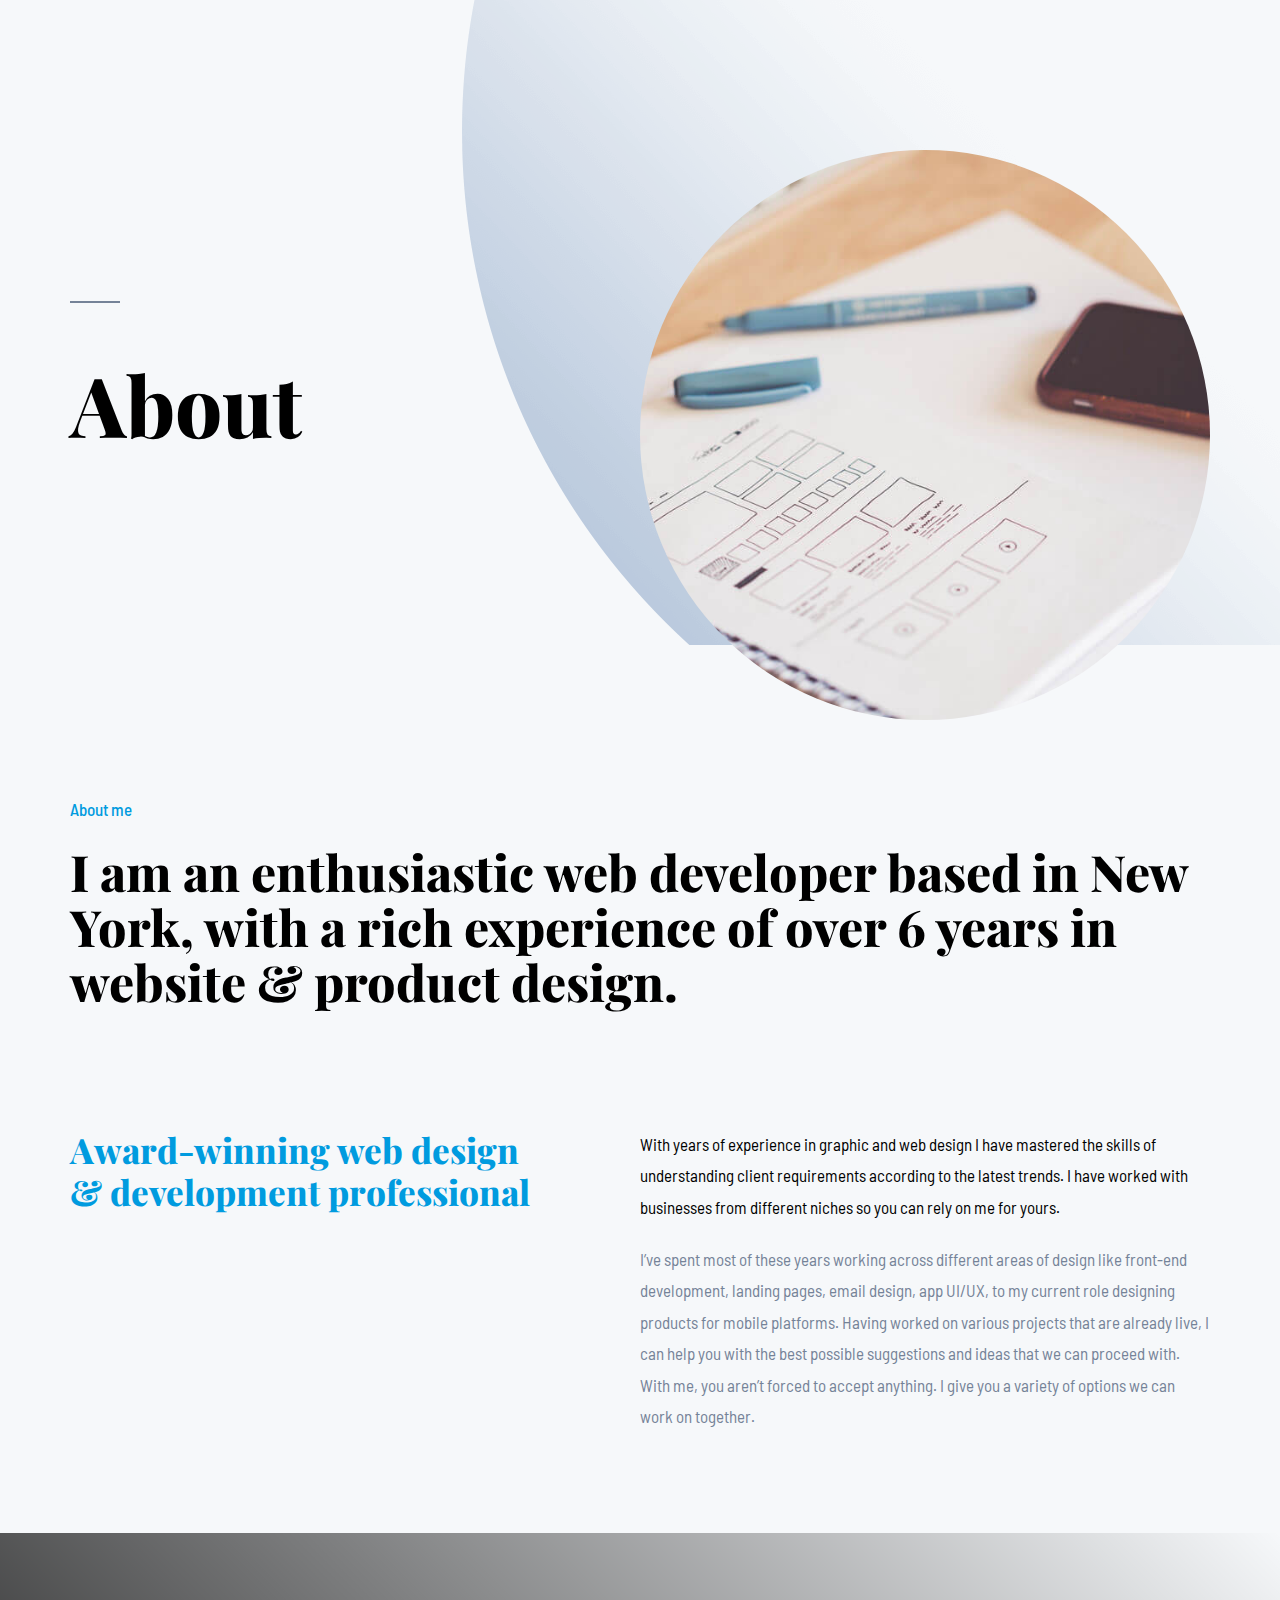
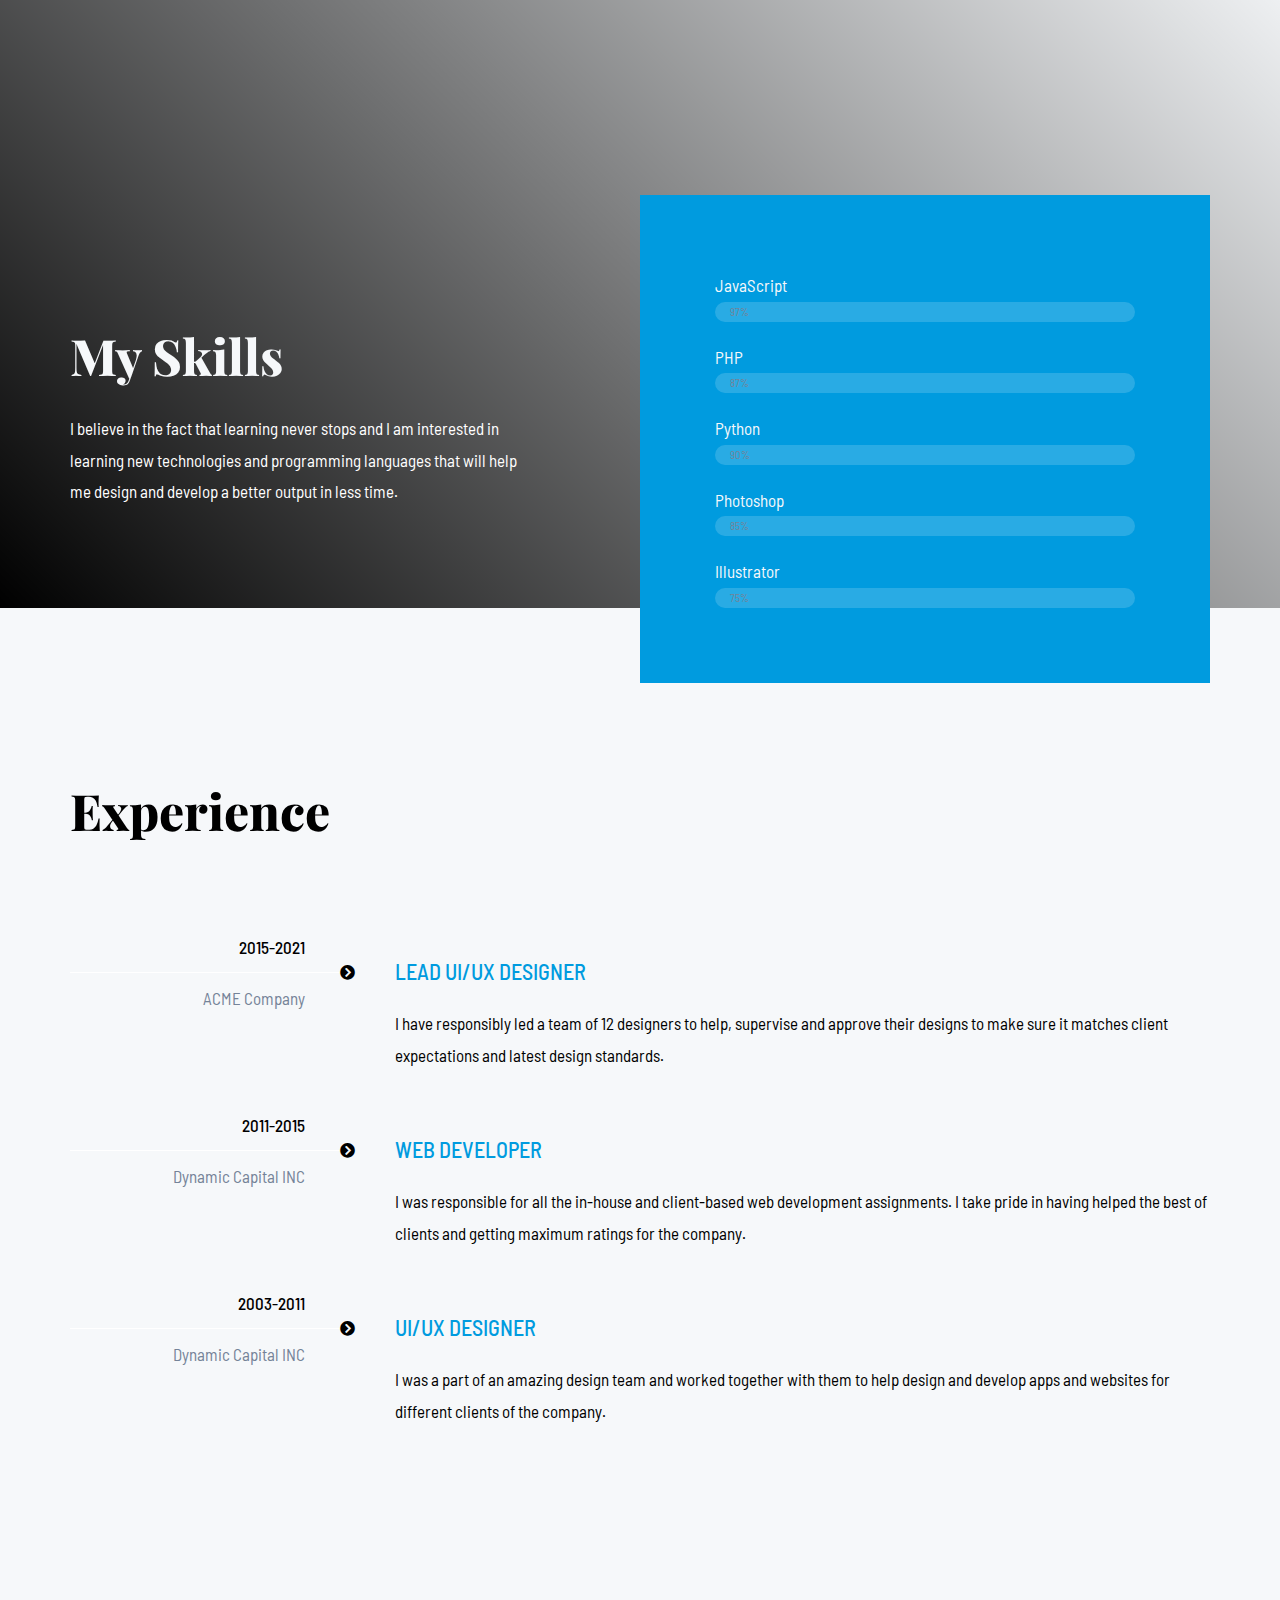
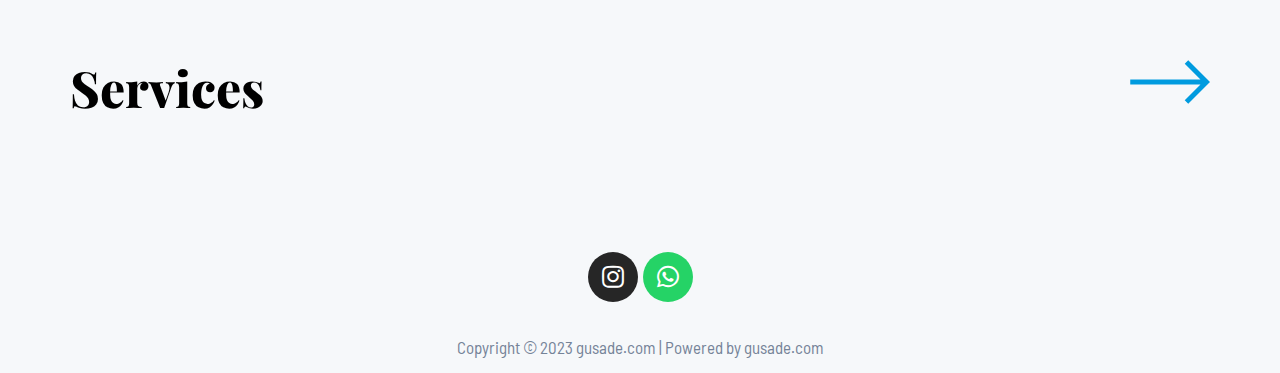
<file: about/index.html>
<!DOCTYPE html>
<html lang="id">
<head>
<meta charset="UTF-8">
<meta name="viewport" content="width=device-width, initial-scale=1">
<link rel="profile" href="https://gmpg.org/xfn/11">

<title>About &#8211; gusade.com</title>
<meta name="robots" content="noindex, nofollow">
<link rel="dns-prefetch" href="//fonts.googleapis.com">
<link rel="alternate" type="application/rss+xml" title="gusade.com &raquo; Feed" href="http://mumunney.github.io/mumunweb/feed/">
<link rel="alternate" type="application/rss+xml" title="gusade.com &raquo; Umpan Komentar" href="http://mumunney.github.io/mumunweb/comments/feed/">
<script>
window._wpemojiSettings = {"baseUrl":"https:\/\/s.w.org\/images\/core\/emoji\/14.0.0\/72x72\/","ext":".png","svgUrl":"https:\/\/s.w.org\/images\/core\/emoji\/14.0.0\/svg\/","svgExt":".svg","source":{"concatemoji":"http:\/\/mumunney.github.io\/mumunweb\/wp-includes\/js\/wp-emoji-release.min.js?ver=6.1.1"}};
/*! This file is auto-generated */
!function(e,a,t){var n,r,o,i=a.createElement("canvas"),p=i.getContext&&i.getContext("2d");function s(e,t){var a=String.fromCharCode,e=(p.clearRect(0,0,i.width,i.height),p.fillText(a.apply(this,e),0,0),i.toDataURL());return p.clearRect(0,0,i.width,i.height),p.fillText(a.apply(this,t),0,0),e===i.toDataURL()}function c(e){var t=a.createElement("script");t.src=e,t.defer=t.type="text/javascript",a.getElementsByTagName("head")[0].appendChild(t)}for(o=Array("flag","emoji"),t.supports={everything:!0,everythingExceptFlag:!0},r=0;r<o.length;r++)t.supports[o[r]]=function(e){if(p&&p.fillText)switch(p.textBaseline="top",p.font="600 32px Arial",e){case"flag":return s([127987,65039,8205,9895,65039],[127987,65039,8203,9895,65039])?!1:!s([55356,56826,55356,56819],[55356,56826,8203,55356,56819])&&!s([55356,57332,56128,56423,56128,56418,56128,56421,56128,56430,56128,56423,56128,56447],[55356,57332,8203,56128,56423,8203,56128,56418,8203,56128,56421,8203,56128,56430,8203,56128,56423,8203,56128,56447]);case"emoji":return!s([129777,127995,8205,129778,127999],[129777,127995,8203,129778,127999])}return!1}(o[r]),t.supports.everything=t.supports.everything&&t.supports[o[r]],"flag"!==o[r]&&(t.supports.everythingExceptFlag=t.supports.everythingExceptFlag&&t.supports[o[r]]);t.supports.everythingExceptFlag=t.supports.everythingExceptFlag&&!t.supports.flag,t.DOMReady=!1,t.readyCallback=function(){t.DOMReady=!0},t.supports.everything||(n=function(){t.readyCallback()},a.addEventListener?(a.addEventListener("DOMContentLoaded",n,!1),e.addEventListener("load",n,!1)):(e.attachEvent("onload",n),a.attachEvent("onreadystatechange",function(){"complete"===a.readyState&&t.readyCallback()})),(e=t.source||{}).concatemoji?c(e.concatemoji):e.wpemoji&&e.twemoji&&(c(e.twemoji),c(e.wpemoji)))}(window,document,window._wpemojiSettings);
</script>
<style>img.wp-smiley,
img.emoji {
	display: inline !important;
	border: none !important;
	box-shadow: none !important;
	height: 1em !important;
	width: 1em !important;
	margin: 0 0.07em !important;
	vertical-align: -0.1em !important;
	background: none !important;
	padding: 0 !important;
}</style>
	<link rel="stylesheet" id="astra-theme-css-css" href="http://mumunney.github.io/mumunweb/wp-content/themes/astra/assets/css/minified/main.min.css?ver=4.0.2" media="all">
<style id="astra-theme-css-inline-css">.ast-no-sidebar .entry-content .alignfull {margin-left: calc( -50vw + 50%);margin-right: calc( -50vw + 50%);max-width: 100vw;width: 100vw;}.ast-no-sidebar .entry-content .alignwide {margin-left: calc(-41vw + 50%);margin-right: calc(-41vw + 50%);max-width: unset;width: unset;}.ast-no-sidebar .entry-content .alignfull .alignfull,.ast-no-sidebar .entry-content .alignfull .alignwide,.ast-no-sidebar .entry-content .alignwide .alignfull,.ast-no-sidebar .entry-content .alignwide .alignwide,.ast-no-sidebar .entry-content .wp-block-column .alignfull,.ast-no-sidebar .entry-content .wp-block-column .alignwide{width: 100%;margin-left: auto;margin-right: auto;}.wp-block-gallery,.blocks-gallery-grid {margin: 0;}.wp-block-separator {max-width: 100px;}.wp-block-separator.is-style-wide,.wp-block-separator.is-style-dots {max-width: none;}.entry-content .has-2-columns .wp-block-column:first-child {padding-right: 10px;}.entry-content .has-2-columns .wp-block-column:last-child {padding-left: 10px;}@media (max-width: 782px) {.entry-content .wp-block-columns .wp-block-column {flex-basis: 100%;}.entry-content .has-2-columns .wp-block-column:first-child {padding-right: 0;}.entry-content .has-2-columns .wp-block-column:last-child {padding-left: 0;}}body .entry-content .wp-block-latest-posts {margin-left: 0;}body .entry-content .wp-block-latest-posts li {list-style: none;}.ast-no-sidebar .ast-container .entry-content .wp-block-latest-posts {margin-left: 0;}.ast-header-break-point .entry-content .alignwide {margin-left: auto;margin-right: auto;}.entry-content .blocks-gallery-item img {margin-bottom: auto;}.wp-block-pullquote {border-top: 4px solid #555d66;border-bottom: 4px solid #555d66;color: #40464d;}:root{--ast-container-default-xlg-padding:6.67em;--ast-container-default-lg-padding:5.67em;--ast-container-default-slg-padding:4.34em;--ast-container-default-md-padding:3.34em;--ast-container-default-sm-padding:6.67em;--ast-container-default-xs-padding:2.4em;--ast-container-default-xxs-padding:1.4em;--ast-code-block-background:#EEEEEE;--ast-comment-inputs-background:#FAFAFA;}html{font-size:106.25%;}a,.page-title{color:var(--ast-global-color-2);}a:hover,a:focus{color:var(--ast-global-color-1);}body,button,input,select,textarea,.ast-button,.ast-custom-button{font-family:'Barlow Semi Condensed',sans-serif;font-weight:400;font-size:17px;font-size:1rem;}blockquote{color:var(--ast-global-color-3);}h1,.entry-content h1,h2,.entry-content h2,h3,.entry-content h3,h4,.entry-content h4,h5,.entry-content h5,h6,.entry-content h6,.site-title,.site-title a{font-family:'Barlow Semi Condensed',sans-serif;font-weight:500;}.site-title{font-size:35px;font-size:2.0588235294118rem;display:none;}.site-header .site-description{font-size:15px;font-size:0.88235294117647rem;display:none;}.entry-title{font-size:30px;font-size:1.7647058823529rem;}h1,.entry-content h1{font-size:83px;font-size:4.8823529411765rem;font-weight:800;font-family:'Playfair Display',serif;line-height:1.1em;}h2,.entry-content h2{font-size:50px;font-size:2.9411764705882rem;font-weight:800;font-family:'Playfair Display',serif;line-height:1.1em;}h3,.entry-content h3{font-size:35px;font-size:2.0588235294118rem;font-weight:800;font-family:'Playfair Display',serif;line-height:1.2em;}h4,.entry-content h4{font-size:22px;font-size:1.2941176470588rem;font-family:'Barlow Semi Condensed',sans-serif;}h5,.entry-content h5{font-size:20px;font-size:1.1764705882353rem;font-family:'Barlow Semi Condensed',sans-serif;}h6,.entry-content h6{font-size:17px;font-size:1rem;font-family:'Barlow Semi Condensed',sans-serif;}::selection{background-color:var(--ast-global-color-0);color:#ffffff;}body,h1,.entry-title a,.entry-content h1,h2,.entry-content h2,h3,.entry-content h3,h4,.entry-content h4,h5,.entry-content h5,h6,.entry-content h6{color:var(--ast-global-color-3);}.tagcloud a:hover,.tagcloud a:focus,.tagcloud a.current-item{color:#ffffff;border-color:var(--ast-global-color-2);background-color:var(--ast-global-color-2);}input:focus,input[type="text"]:focus,input[type="email"]:focus,input[type="url"]:focus,input[type="password"]:focus,input[type="reset"]:focus,input[type="search"]:focus,textarea:focus{border-color:var(--ast-global-color-2);}input[type="radio"]:checked,input[type=reset],input[type="checkbox"]:checked,input[type="checkbox"]:hover:checked,input[type="checkbox"]:focus:checked,input[type=range]::-webkit-slider-thumb{border-color:var(--ast-global-color-2);background-color:var(--ast-global-color-2);box-shadow:none;}.site-footer a:hover + .post-count,.site-footer a:focus + .post-count{background:var(--ast-global-color-2);border-color:var(--ast-global-color-2);}.single .nav-links .nav-previous,.single .nav-links .nav-next{color:var(--ast-global-color-2);}.entry-meta,.entry-meta *{line-height:1.45;color:var(--ast-global-color-2);}.entry-meta a:hover,.entry-meta a:hover *,.entry-meta a:focus,.entry-meta a:focus *,.page-links > .page-link,.page-links .page-link:hover,.post-navigation a:hover{color:var(--ast-global-color-1);}#cat option,.secondary .calendar_wrap thead a,.secondary .calendar_wrap thead a:visited{color:var(--ast-global-color-2);}.secondary .calendar_wrap #today,.ast-progress-val span{background:var(--ast-global-color-2);}.secondary a:hover + .post-count,.secondary a:focus + .post-count{background:var(--ast-global-color-2);border-color:var(--ast-global-color-2);}.calendar_wrap #today > a{color:#ffffff;}.page-links .page-link,.single .post-navigation a{color:var(--ast-global-color-2);}.widget-title{font-size:24px;font-size:1.4117647058824rem;color:var(--ast-global-color-3);}.site-logo-img img{ transition:all 0.2s linear;}.ast-page-builder-template .hentry {margin: 0;}.ast-page-builder-template .site-content > .ast-container {max-width: 100%;padding: 0;}.ast-page-builder-template .site-content #primary {padding: 0;margin: 0;}.ast-page-builder-template .no-results {text-align: center;margin: 4em auto;}.ast-page-builder-template .ast-pagination {padding: 2em;}.ast-page-builder-template .entry-header.ast-no-title.ast-no-thumbnail {margin-top: 0;}.ast-page-builder-template .entry-header.ast-header-without-markup {margin-top: 0;margin-bottom: 0;}.ast-page-builder-template .entry-header.ast-no-title.ast-no-meta {margin-bottom: 0;}.ast-page-builder-template.single .post-navigation {padding-bottom: 2em;}.ast-page-builder-template.single-post .site-content > .ast-container {max-width: 100%;}.ast-page-builder-template .entry-header {margin-top: 4em;margin-left: auto;margin-right: auto;padding-left: 20px;padding-right: 20px;}.single.ast-page-builder-template .entry-header {padding-left: 20px;padding-right: 20px;}.ast-page-builder-template .ast-archive-description {margin: 4em auto 0;padding-left: 20px;padding-right: 20px;}.ast-page-builder-template.ast-no-sidebar .entry-content .alignwide {margin-left: 0;margin-right: 0;}@media (max-width:921px){#ast-desktop-header{display:none;}}@media (min-width:921px){#ast-mobile-header{display:none;}}.wp-block-buttons.aligncenter{justify-content:center;}@media (max-width:921px){.ast-theme-transparent-header #primary,.ast-theme-transparent-header #secondary{padding:0;}}@media (max-width:921px){.ast-plain-container.ast-no-sidebar #primary{padding:0;}}.ast-plain-container.ast-no-sidebar #primary{margin-top:0;margin-bottom:0;}@media (min-width:1200px){.wp-block-group .has-background{padding:20px;}}@media (min-width:1200px){.ast-no-sidebar.ast-separate-container .entry-content .wp-block-group.alignwide,.ast-no-sidebar.ast-separate-container .entry-content .wp-block-cover.alignwide{margin-left:-20px;margin-right:-20px;padding-left:20px;padding-right:20px;}.ast-no-sidebar.ast-separate-container .entry-content .wp-block-cover.alignfull,.ast-no-sidebar.ast-separate-container .entry-content .wp-block-group.alignfull{margin-left:-6.67em;margin-right:-6.67em;padding-left:6.67em;padding-right:6.67em;}}@media (min-width:1200px){.wp-block-cover-image.alignwide .wp-block-cover__inner-container,.wp-block-cover.alignwide .wp-block-cover__inner-container,.wp-block-cover-image.alignfull .wp-block-cover__inner-container,.wp-block-cover.alignfull .wp-block-cover__inner-container{width:100%;}}.wp-block-columns{margin-bottom:unset;}.wp-block-image.size-full{margin:2rem 0;}.wp-block-separator.has-background{padding:0;}.wp-block-gallery{margin-bottom:1.6em;}.wp-block-group{padding-top:4em;padding-bottom:4em;}.wp-block-group__inner-container .wp-block-columns:last-child,.wp-block-group__inner-container :last-child,.wp-block-table table{margin-bottom:0;}.blocks-gallery-grid{width:100%;}.wp-block-navigation-link__content{padding:5px 0;}.wp-block-group .wp-block-group .has-text-align-center,.wp-block-group .wp-block-column .has-text-align-center{max-width:100%;}.has-text-align-center{margin:0 auto;}@media (min-width:1200px){.wp-block-cover__inner-container,.alignwide .wp-block-group__inner-container,.alignfull .wp-block-group__inner-container{max-width:1200px;margin:0 auto;}.wp-block-group.alignnone,.wp-block-group.aligncenter,.wp-block-group.alignleft,.wp-block-group.alignright,.wp-block-group.alignwide,.wp-block-columns.alignwide{margin:2rem 0 1rem 0;}}@media (max-width:1200px){.wp-block-group{padding:3em;}.wp-block-group .wp-block-group{padding:1.5em;}.wp-block-columns,.wp-block-column{margin:1rem 0;}}@media (min-width:921px){.wp-block-columns .wp-block-group{padding:2em;}}@media (max-width:544px){.wp-block-cover-image .wp-block-cover__inner-container,.wp-block-cover .wp-block-cover__inner-container{width:unset;}.wp-block-cover,.wp-block-cover-image{padding:2em 0;}.wp-block-group,.wp-block-cover{padding:2em;}.wp-block-media-text__media img,.wp-block-media-text__media video{width:unset;max-width:100%;}.wp-block-media-text.has-background .wp-block-media-text__content{padding:1em;}}.wp-block-image.aligncenter{margin-left:auto;margin-right:auto;}.wp-block-table.aligncenter{margin-left:auto;margin-right:auto;}@media (min-width:544px){.entry-content .wp-block-media-text.has-media-on-the-right .wp-block-media-text__content{padding:0 8% 0 0;}.entry-content .wp-block-media-text .wp-block-media-text__content{padding:0 0 0 8%;}.ast-plain-container .site-content .entry-content .has-custom-content-position.is-position-bottom-left > *,.ast-plain-container .site-content .entry-content .has-custom-content-position.is-position-bottom-right > *,.ast-plain-container .site-content .entry-content .has-custom-content-position.is-position-top-left > *,.ast-plain-container .site-content .entry-content .has-custom-content-position.is-position-top-right > *,.ast-plain-container .site-content .entry-content .has-custom-content-position.is-position-center-right > *,.ast-plain-container .site-content .entry-content .has-custom-content-position.is-position-center-left > *{margin:0;}}@media (max-width:544px){.entry-content .wp-block-media-text .wp-block-media-text__content{padding:8% 0;}.wp-block-media-text .wp-block-media-text__media img{width:auto;max-width:100%;}}.wp-block-button.is-style-outline .wp-block-button__link{border-color:rgba(0,0,0,0);border-top-width:2px;border-right-width:2px;border-bottom-width:2px;border-left-width:2px;}.wp-block-button.is-style-outline > .wp-block-button__link:not(.has-text-color),.wp-block-button.wp-block-button__link.is-style-outline:not(.has-text-color){color:rgba(0,0,0,0);}.wp-block-button.is-style-outline .wp-block-button__link:hover,.wp-block-button.is-style-outline .wp-block-button__link:focus{color:var(--ast-global-color-2) !important;background-color:rgba(0,0,0,0);border-color:rgba(0,0,0,0);}.post-page-numbers.current .page-link,.ast-pagination .page-numbers.current{color:#ffffff;border-color:var(--ast-global-color-0);background-color:var(--ast-global-color-0);border-radius:2px;}@media (max-width:921px){.wp-block-button.is-style-outline .wp-block-button__link{padding-top:calc(15px - 2px);padding-right:calc(30px - 2px);padding-bottom:calc(15px - 2px);padding-left:calc(30px - 2px);}}@media (max-width:544px){.wp-block-button.is-style-outline .wp-block-button__link{padding-top:calc(15px - 2px);padding-right:calc(30px - 2px);padding-bottom:calc(15px - 2px);padding-left:calc(30px - 2px);}}@media (min-width:544px){.entry-content > .alignleft{margin-right:20px;}.entry-content > .alignright{margin-left:20px;}.wp-block-group.has-background{padding:20px;}}@media (max-width:921px){.ast-separate-container #primary,.ast-separate-container #secondary{padding:1.5em 0;}#primary,#secondary{padding:1.5em 0;margin:0;}.ast-left-sidebar #content > .ast-container{display:flex;flex-direction:column-reverse;width:100%;}.ast-separate-container .ast-article-post,.ast-separate-container .ast-article-single{padding:1.5em 2.14em;}.ast-author-box img.avatar{margin:20px 0 0 0;}}@media (min-width:922px){.ast-separate-container.ast-right-sidebar #primary,.ast-separate-container.ast-left-sidebar #primary{border:0;}.search-no-results.ast-separate-container #primary{margin-bottom:4em;}}.elementor-button-wrapper .elementor-button{border-style:solid;text-decoration:none;border-top-width:0;border-right-width:0;border-left-width:0;border-bottom-width:0;}body .elementor-button.elementor-size-sm,body .elementor-button.elementor-size-xs,body .elementor-button.elementor-size-md,body .elementor-button.elementor-size-lg,body .elementor-button.elementor-size-xl,body .elementor-button{border-radius:2px;padding-top:0px;padding-right:0px;padding-bottom:0px;padding-left:0px;}.elementor-button-wrapper .elementor-button{border-color:rgba(0,0,0,0);background-color:rgba(0,0,0,0);}.elementor-button-wrapper .elementor-button:hover,.elementor-button-wrapper .elementor-button:focus{color:var(--ast-global-color-2);background-color:rgba(0,0,0,0);border-color:rgba(0,0,0,0);}.wp-block-button .wp-block-button__link ,.elementor-button-wrapper .elementor-button,.elementor-button-wrapper .elementor-button:visited{color:var(--ast-global-color-0);}.elementor-button-wrapper .elementor-button{font-size:16px;font-size:0.94117647058824rem;line-height:1em;text-transform:uppercase;letter-spacing:2px;}body .elementor-button.elementor-size-sm,body .elementor-button.elementor-size-xs,body .elementor-button.elementor-size-md,body .elementor-button.elementor-size-lg,body .elementor-button.elementor-size-xl,body .elementor-button{font-size:16px;font-size:0.94117647058824rem;}.wp-block-button .wp-block-button__link:hover,.wp-block-button .wp-block-button__link:focus{color:var(--ast-global-color-2);background-color:rgba(0,0,0,0);border-color:rgba(0,0,0,0);}.elementor-widget-heading h1.elementor-heading-title{line-height:1.1em;}.elementor-widget-heading h2.elementor-heading-title{line-height:1.1em;}.elementor-widget-heading h3.elementor-heading-title{line-height:1.2em;}.wp-block-button .wp-block-button__link{border:none;background-color:rgba(0,0,0,0);color:var(--ast-global-color-0);font-family:inherit;font-weight:inherit;line-height:1em;text-transform:uppercase;letter-spacing:2px;font-size:16px;font-size:0.94117647058824rem;border-radius:2px;padding:15px 30px;}.wp-block-button.is-style-outline .wp-block-button__link{border-style:solid;border-top-width:2px;border-right-width:2px;border-left-width:2px;border-bottom-width:2px;border-color:rgba(0,0,0,0);padding-top:calc(15px - 2px);padding-right:calc(30px - 2px);padding-bottom:calc(15px - 2px);padding-left:calc(30px - 2px);}@media (max-width:921px){.wp-block-button .wp-block-button__link{border:none;padding:15px 30px;}.wp-block-button.is-style-outline .wp-block-button__link{padding-top:calc(15px - 2px);padding-right:calc(30px - 2px);padding-bottom:calc(15px - 2px);padding-left:calc(30px - 2px);}}@media (max-width:544px){.wp-block-button .wp-block-button__link{border:none;padding:15px 30px;}.wp-block-button.is-style-outline .wp-block-button__link{padding-top:calc(15px - 2px);padding-right:calc(30px - 2px);padding-bottom:calc(15px - 2px);padding-left:calc(30px - 2px);}}.menu-toggle,button,.ast-button,.ast-custom-button,.button,input#submit,input[type="button"],input[type="submit"],input[type="reset"]{border-style:solid;border-top-width:0;border-right-width:0;border-left-width:0;border-bottom-width:0;color:var(--ast-global-color-0);border-color:rgba(0,0,0,0);background-color:rgba(0,0,0,0);border-radius:2px;padding-top:0px;padding-right:0px;padding-bottom:0px;padding-left:0px;font-family:inherit;font-weight:inherit;font-size:16px;font-size:0.94117647058824rem;line-height:1em;text-transform:uppercase;letter-spacing:2px;}button:focus,.menu-toggle:hover,button:hover,.ast-button:hover,.ast-custom-button:hover .button:hover,.ast-custom-button:hover ,input[type=reset]:hover,input[type=reset]:focus,input#submit:hover,input#submit:focus,input[type="button"]:hover,input[type="button"]:focus,input[type="submit"]:hover,input[type="submit"]:focus{color:var(--ast-global-color-2);background-color:rgba(0,0,0,0);border-color:rgba(0,0,0,0);}@media (min-width:544px){.ast-container{max-width:100%;}}@media (max-width:544px){.ast-separate-container .ast-article-post,.ast-separate-container .ast-article-single,.ast-separate-container .comments-title,.ast-separate-container .ast-archive-description{padding:1.5em 1em;}.ast-separate-container #content .ast-container{padding-left:0.54em;padding-right:0.54em;}.ast-separate-container .ast-comment-list li.depth-1{padding:1.5em 1em;margin-bottom:1.5em;}.ast-separate-container .ast-comment-list .bypostauthor{padding:.5em;}.ast-search-menu-icon.ast-dropdown-active .search-field{width:170px;}}@media (max-width:921px){.ast-mobile-header-stack .main-header-bar .ast-search-menu-icon{display:inline-block;}.ast-header-break-point.ast-header-custom-item-outside .ast-mobile-header-stack .main-header-bar .ast-search-icon{margin:0;}.ast-comment-avatar-wrap img{max-width:2.5em;}.ast-separate-container .ast-comment-list li.depth-1{padding:1.5em 2.14em;}.ast-separate-container .comment-respond{padding:2em 2.14em;}.ast-comment-meta{padding:0 1.8888em 1.3333em;}}body,.ast-separate-container{background-color:var(--ast-global-color-4);;background-image:none;;}.ast-no-sidebar.ast-separate-container .entry-content .alignfull {margin-left: -6.67em;margin-right: -6.67em;width: auto;}@media (max-width: 1200px) {.ast-no-sidebar.ast-separate-container .entry-content .alignfull {margin-left: -2.4em;margin-right: -2.4em;}}@media (max-width: 768px) {.ast-no-sidebar.ast-separate-container .entry-content .alignfull {margin-left: -2.14em;margin-right: -2.14em;}}@media (max-width: 544px) {.ast-no-sidebar.ast-separate-container .entry-content .alignfull {margin-left: -1em;margin-right: -1em;}}.ast-no-sidebar.ast-separate-container .entry-content .alignwide {margin-left: -20px;margin-right: -20px;}.ast-no-sidebar.ast-separate-container .entry-content .wp-block-column .alignfull,.ast-no-sidebar.ast-separate-container .entry-content .wp-block-column .alignwide {margin-left: auto;margin-right: auto;width: 100%;}@media (max-width:921px){.site-title{display:none;}.site-header .site-description{display:none;}.entry-title{font-size:30px;}h1,.entry-content h1{font-size:60px;}h2,.entry-content h2{font-size:43px;}h3,.entry-content h3{font-size:30px;}}@media (max-width:544px){.site-title{display:none;}.site-header .site-description{display:none;}.entry-title{font-size:30px;}h1,.entry-content h1{font-size:45px;}h2,.entry-content h2{font-size:35px;}h3,.entry-content h3{font-size:20px;}}@media (max-width:921px){html{font-size:96.9%;}}@media (max-width:544px){html{font-size:96.9%;}}@media (min-width:922px){.ast-container{max-width:1240px;}}@media (min-width:922px){.site-content .ast-container{display:flex;}}@media (max-width:921px){.site-content .ast-container{flex-direction:column;}}@media (min-width:922px){.main-header-menu .sub-menu .menu-item.ast-left-align-sub-menu:hover > .sub-menu,.main-header-menu .sub-menu .menu-item.ast-left-align-sub-menu.focus > .sub-menu{margin-left:-0px;}}.ast-theme-transparent-header [data-section="section-header-mobile-trigger"] .ast-button-wrap .mobile-menu-toggle-icon .ast-mobile-svg{fill:var(--ast-global-color-2);}.ast-theme-transparent-header [data-section="section-header-mobile-trigger"] .ast-button-wrap .mobile-menu-wrap .mobile-menu{color:var(--ast-global-color-2);}.ast-theme-transparent-header [data-section="section-header-mobile-trigger"] .ast-button-wrap .ast-mobile-menu-trigger-minimal{background:transparent;}blockquote {padding: 1.2em;}:root .has-ast-global-color-0-color{color:var(--ast-global-color-0);}:root .has-ast-global-color-0-background-color{background-color:var(--ast-global-color-0);}:root .wp-block-button .has-ast-global-color-0-color{color:var(--ast-global-color-0);}:root .wp-block-button .has-ast-global-color-0-background-color{background-color:var(--ast-global-color-0);}:root .has-ast-global-color-1-color{color:var(--ast-global-color-1);}:root .has-ast-global-color-1-background-color{background-color:var(--ast-global-color-1);}:root .wp-block-button .has-ast-global-color-1-color{color:var(--ast-global-color-1);}:root .wp-block-button .has-ast-global-color-1-background-color{background-color:var(--ast-global-color-1);}:root .has-ast-global-color-2-color{color:var(--ast-global-color-2);}:root .has-ast-global-color-2-background-color{background-color:var(--ast-global-color-2);}:root .wp-block-button .has-ast-global-color-2-color{color:var(--ast-global-color-2);}:root .wp-block-button .has-ast-global-color-2-background-color{background-color:var(--ast-global-color-2);}:root .has-ast-global-color-3-color{color:var(--ast-global-color-3);}:root .has-ast-global-color-3-background-color{background-color:var(--ast-global-color-3);}:root .wp-block-button .has-ast-global-color-3-color{color:var(--ast-global-color-3);}:root .wp-block-button .has-ast-global-color-3-background-color{background-color:var(--ast-global-color-3);}:root .has-ast-global-color-4-color{color:var(--ast-global-color-4);}:root .has-ast-global-color-4-background-color{background-color:var(--ast-global-color-4);}:root .wp-block-button .has-ast-global-color-4-color{color:var(--ast-global-color-4);}:root .wp-block-button .has-ast-global-color-4-background-color{background-color:var(--ast-global-color-4);}:root .has-ast-global-color-5-color{color:var(--ast-global-color-5);}:root .has-ast-global-color-5-background-color{background-color:var(--ast-global-color-5);}:root .wp-block-button .has-ast-global-color-5-color{color:var(--ast-global-color-5);}:root .wp-block-button .has-ast-global-color-5-background-color{background-color:var(--ast-global-color-5);}:root .has-ast-global-color-6-color{color:var(--ast-global-color-6);}:root .has-ast-global-color-6-background-color{background-color:var(--ast-global-color-6);}:root .wp-block-button .has-ast-global-color-6-color{color:var(--ast-global-color-6);}:root .wp-block-button .has-ast-global-color-6-background-color{background-color:var(--ast-global-color-6);}:root .has-ast-global-color-7-color{color:var(--ast-global-color-7);}:root .has-ast-global-color-7-background-color{background-color:var(--ast-global-color-7);}:root .wp-block-button .has-ast-global-color-7-color{color:var(--ast-global-color-7);}:root .wp-block-button .has-ast-global-color-7-background-color{background-color:var(--ast-global-color-7);}:root .has-ast-global-color-8-color{color:var(--ast-global-color-8);}:root .has-ast-global-color-8-background-color{background-color:var(--ast-global-color-8);}:root .wp-block-button .has-ast-global-color-8-color{color:var(--ast-global-color-8);}:root .wp-block-button .has-ast-global-color-8-background-color{background-color:var(--ast-global-color-8);}:root{--ast-global-color-0:#009bdf;--ast-global-color-1:#009bdf;--ast-global-color-2:#000000;--ast-global-color-3:#758398;--ast-global-color-4:#f6f8fa;--ast-global-color-5:#ffffff;--ast-global-color-6:#243673;--ast-global-color-7:#FBFCFF;--ast-global-color-8:#BFD1FF;}:root {--ast-border-color : #dddddd;}.ast-single-entry-banner {-js-display: flex;display: flex;flex-direction: column;justify-content: center;text-align: center;position: relative;background: #eeeeee;}.ast-single-entry-banner[data-banner-layout="layout-1"] {max-width: 1200px;background: inherit;padding: 20px 0;}.ast-single-entry-banner[data-banner-width-type="custom"] {margin: 0 auto;width: 100%;}.ast-single-entry-banner + .site-content .entry-header {margin-bottom: 0;}header.entry-header .entry-title{font-size:30px;font-size:1.7647058823529rem;}header.entry-header > *:not(:last-child){margin-bottom:10px;}.ast-archive-entry-banner {-js-display: flex;display: flex;flex-direction: column;justify-content: center;text-align: center;position: relative;background: #eeeeee;}.ast-archive-entry-banner[data-banner-width-type="custom"] {margin: 0 auto;width: 100%;}.ast-archive-entry-banner[data-banner-layout="layout-1"] {background: inherit;padding: 20px 0;text-align: left;}body.archive .ast-archive-description{max-width:1200px;width:100%;text-align:left;padding-top:3em;padding-right:3em;padding-bottom:3em;padding-left:3em;}body.archive .ast-archive-description .ast-archive-title,body.archive .ast-archive-description .ast-archive-title *{font-size:40px;font-size:2.3529411764706rem;}body.archive .ast-archive-description > *:not(:last-child){margin-bottom:10px;}@media (max-width:921px){body.archive .ast-archive-description{text-align:left;}}@media (max-width:544px){body.archive .ast-archive-description{text-align:left;}}.ast-theme-transparent-header #masthead .site-logo-img .transparent-custom-logo .astra-logo-svg{width:150px;}.ast-theme-transparent-header #masthead .site-logo-img .transparent-custom-logo img{ max-width:150px;}@media (max-width:921px){.ast-theme-transparent-header #masthead .site-logo-img .transparent-custom-logo .astra-logo-svg{width:120px;}.ast-theme-transparent-header #masthead .site-logo-img .transparent-custom-logo img{ max-width:120px;}}@media (max-width:543px){.ast-theme-transparent-header #masthead .site-logo-img .transparent-custom-logo .astra-logo-svg{width:100px;}.ast-theme-transparent-header #masthead .site-logo-img .transparent-custom-logo img{ max-width:100px;}}@media (min-width:921px){.ast-theme-transparent-header #masthead{position:absolute;left:0;right:0;}.ast-theme-transparent-header .main-header-bar,.ast-theme-transparent-header.ast-header-break-point .main-header-bar{background:none;}body.elementor-editor-active.ast-theme-transparent-header #masthead,.fl-builder-edit .ast-theme-transparent-header #masthead,body.vc_editor.ast-theme-transparent-header #masthead,body.brz-ed.ast-theme-transparent-header #masthead{z-index:0;}.ast-header-break-point.ast-replace-site-logo-transparent.ast-theme-transparent-header .custom-mobile-logo-link{display:none;}.ast-header-break-point.ast-replace-site-logo-transparent.ast-theme-transparent-header .transparent-custom-logo{display:inline-block;}.ast-theme-transparent-header .ast-above-header,.ast-theme-transparent-header .ast-above-header.ast-above-header-bar{background-image:none;background-color:transparent;}.ast-theme-transparent-header .ast-below-header{background-image:none;background-color:transparent;}}.ast-theme-transparent-header .ast-builder-menu .main-header-menu,.ast-theme-transparent-header .ast-builder-menu .main-header-menu .menu-link,.ast-theme-transparent-header [CLASS*="ast-builder-menu-"] .main-header-menu .menu-item > .menu-link,.ast-theme-transparent-header .ast-masthead-custom-menu-items,.ast-theme-transparent-header .ast-masthead-custom-menu-items a,.ast-theme-transparent-header .ast-builder-menu .main-header-menu .menu-item > .ast-menu-toggle,.ast-theme-transparent-header .ast-builder-menu .main-header-menu .menu-item > .ast-menu-toggle,.ast-theme-transparent-header .ast-above-header-navigation a,.ast-header-break-point.ast-theme-transparent-header .ast-above-header-navigation a,.ast-header-break-point.ast-theme-transparent-header .ast-above-header-navigation > ul.ast-above-header-menu > .menu-item-has-children:not(.current-menu-item) > .ast-menu-toggle,.ast-theme-transparent-header .ast-below-header-menu,.ast-theme-transparent-header .ast-below-header-menu a,.ast-header-break-point.ast-theme-transparent-header .ast-below-header-menu a,.ast-header-break-point.ast-theme-transparent-header .ast-below-header-menu,.ast-theme-transparent-header .main-header-menu .menu-link{color:var(--ast-global-color-2);}.ast-theme-transparent-header .ast-builder-menu .main-header-menu .menu-item:hover > .menu-link,.ast-theme-transparent-header .ast-builder-menu .main-header-menu .menu-item:hover > .ast-menu-toggle,.ast-theme-transparent-header .ast-builder-menu .main-header-menu .ast-masthead-custom-menu-items a:hover,.ast-theme-transparent-header .ast-builder-menu .main-header-menu .focus > .menu-link,.ast-theme-transparent-header .ast-builder-menu .main-header-menu .focus > .ast-menu-toggle,.ast-theme-transparent-header .ast-builder-menu .main-header-menu .current-menu-item > .menu-link,.ast-theme-transparent-header .ast-builder-menu .main-header-menu .current-menu-ancestor > .menu-link,.ast-theme-transparent-header .ast-builder-menu .main-header-menu .current-menu-item > .ast-menu-toggle,.ast-theme-transparent-header .ast-builder-menu .main-header-menu .current-menu-ancestor > .ast-menu-toggle,.ast-theme-transparent-header [CLASS*="ast-builder-menu-"] .main-header-menu .current-menu-item > .menu-link,.ast-theme-transparent-header [CLASS*="ast-builder-menu-"] .main-header-menu .current-menu-ancestor > .menu-link,.ast-theme-transparent-header [CLASS*="ast-builder-menu-"] .main-header-menu .current-menu-item > .ast-menu-toggle,.ast-theme-transparent-header [CLASS*="ast-builder-menu-"] .main-header-menu .current-menu-ancestor > .ast-menu-toggle,.ast-theme-transparent-header .main-header-menu .menu-item:hover > .menu-link,.ast-theme-transparent-header .main-header-menu .current-menu-item > .menu-link,.ast-theme-transparent-header .main-header-menu .current-menu-ancestor > .menu-link{color:var(--ast-global-color-0);}@media (max-width:921px){.ast-theme-transparent-header #masthead{position:absolute;left:0;right:0;}.ast-theme-transparent-header .main-header-bar,.ast-theme-transparent-header.ast-header-break-point .main-header-bar{background:none;}body.elementor-editor-active.ast-theme-transparent-header #masthead,.fl-builder-edit .ast-theme-transparent-header #masthead,body.vc_editor.ast-theme-transparent-header #masthead,body.brz-ed.ast-theme-transparent-header #masthead{z-index:0;}.ast-header-break-point.ast-replace-site-logo-transparent.ast-theme-transparent-header .custom-mobile-logo-link{display:none;}.ast-header-break-point.ast-replace-site-logo-transparent.ast-theme-transparent-header .transparent-custom-logo{display:inline-block;}.ast-theme-transparent-header .ast-above-header,.ast-theme-transparent-header .ast-above-header.ast-above-header-bar{background-image:none;background-color:transparent;}.ast-theme-transparent-header .ast-below-header{background-image:none;background-color:transparent;}}.ast-theme-transparent-header #ast-desktop-header > [CLASS*="-header-wrap"]:nth-last-child(2) > [CLASS*="-header-bar"],.ast-theme-transparent-header.ast-header-break-point #ast-mobile-header > [CLASS*="-header-wrap"]:nth-last-child(2) > [CLASS*="-header-bar"]{border-bottom-style:none;}.ast-breadcrumbs .trail-browse,.ast-breadcrumbs .trail-items,.ast-breadcrumbs .trail-items li{display:inline-block;margin:0;padding:0;border:none;background:inherit;text-indent:0;}.ast-breadcrumbs .trail-browse{font-size:inherit;font-style:inherit;font-weight:inherit;color:inherit;}.ast-breadcrumbs .trail-items{list-style:none;}.trail-items li::after{padding:0 0.3em;content:"\00bb";}.trail-items li:last-of-type::after{display:none;}h1,.entry-content h1,h2,.entry-content h2,h3,.entry-content h3,h4,.entry-content h4,h5,.entry-content h5,h6,.entry-content h6{color:var(--ast-global-color-2);}@media (max-width:921px){.ast-builder-grid-row-container.ast-builder-grid-row-tablet-3-firstrow .ast-builder-grid-row > *:first-child,.ast-builder-grid-row-container.ast-builder-grid-row-tablet-3-lastrow .ast-builder-grid-row > *:last-child{grid-column:1 / -1;}}@media (max-width:544px){.ast-builder-grid-row-container.ast-builder-grid-row-mobile-3-firstrow .ast-builder-grid-row > *:first-child,.ast-builder-grid-row-container.ast-builder-grid-row-mobile-3-lastrow .ast-builder-grid-row > *:last-child{grid-column:1 / -1;}}.ast-builder-layout-element[data-section="title_tagline"]{display:flex;}@media (max-width:921px){.ast-header-break-point .ast-builder-layout-element[data-section="title_tagline"]{display:flex;}}@media (max-width:544px){.ast-header-break-point .ast-builder-layout-element[data-section="title_tagline"]{display:flex;}}.ast-desktop .ast-menu-hover-style-underline > .menu-item > .menu-link:before,.ast-desktop .ast-menu-hover-style-overline > .menu-item > .menu-link:before {content: "";position: absolute;width: 100%;right: 50%;height: 1px;background-color: transparent;transform: scale(0,0) translate(-50%,0);transition: transform .3s ease-in-out,color .0s ease-in-out;}.ast-desktop .ast-menu-hover-style-underline > .menu-item:hover > .menu-link:before,.ast-desktop .ast-menu-hover-style-overline > .menu-item:hover > .menu-link:before {width: calc(100% - 1.2em);background-color: currentColor;transform: scale(1,1) translate(50%,0);}.ast-desktop .ast-menu-hover-style-underline > .menu-item > .menu-link:before {bottom: 0;}.ast-desktop .ast-menu-hover-style-overline > .menu-item > .menu-link:before {top: 0;}.ast-desktop .ast-menu-hover-style-zoom > .menu-item > .menu-link:hover {transition: all .3s ease;transform: scale(1.2);}.site-footer{background-color:var(--ast-global-color-5);;background-image:none;;}@media (max-width:921px){.ast-hfb-header .site-footer{padding-left:25px;padding-right:25px;}}.elementor-widget-heading .elementor-heading-title{margin:0;}.elementor-page .ast-menu-toggle{color:unset !important;background:unset !important;}.elementor-post.elementor-grid-item.hentry{margin-bottom:0;}.woocommerce div.product .elementor-element.elementor-products-grid .related.products ul.products li.product,.elementor-element .elementor-wc-products .woocommerce[class*='columns-'] ul.products li.product{width:auto;margin:0;float:none;}.ast-left-sidebar .elementor-section.elementor-section-stretched,.ast-right-sidebar .elementor-section.elementor-section-stretched{max-width:100%;left:0 !important;}.elementor-template-full-width .ast-container{display:block;}@media (max-width:544px){.elementor-element .elementor-wc-products .woocommerce[class*="columns-"] ul.products li.product{width:auto;margin:0;}.elementor-element .woocommerce .woocommerce-result-count{float:none;}}.ast-header-break-point .main-header-bar{border-bottom-width:1px;}@media (min-width:922px){.main-header-bar{border-bottom-width:1px;}}.main-header-menu .menu-item, #astra-footer-menu .menu-item, .main-header-bar .ast-masthead-custom-menu-items{-js-display:flex;display:flex;-webkit-box-pack:center;-webkit-justify-content:center;-moz-box-pack:center;-ms-flex-pack:center;justify-content:center;-webkit-box-orient:vertical;-webkit-box-direction:normal;-webkit-flex-direction:column;-moz-box-orient:vertical;-moz-box-direction:normal;-ms-flex-direction:column;flex-direction:column;}.main-header-menu > .menu-item > .menu-link, #astra-footer-menu > .menu-item > .menu-link{height:100%;-webkit-box-align:center;-webkit-align-items:center;-moz-box-align:center;-ms-flex-align:center;align-items:center;-js-display:flex;display:flex;}.ast-header-break-point .main-navigation ul .menu-item .menu-link .icon-arrow:first-of-type svg{top:.2em;margin-top:0px;margin-left:0px;width:.65em;transform:translate(0, -2px) rotateZ(270deg);}.ast-mobile-popup-content .ast-submenu-expanded > .ast-menu-toggle{transform:rotateX(180deg);overflow-y:auto;}.ast-separate-container .blog-layout-1, .ast-separate-container .blog-layout-2, .ast-separate-container .blog-layout-3{background-color:transparent;background-image:none;}.ast-separate-container .ast-article-post{background-color:var(--ast-global-color-5);;background-image:none;;}@media (max-width:921px){.ast-separate-container .ast-article-post{background-color:var(--ast-global-color-5);;background-image:none;;}}@media (max-width:544px){.ast-separate-container .ast-article-post{background-color:var(--ast-global-color-5);;background-image:none;;}}.ast-separate-container .ast-article-single:not(.ast-related-post), .ast-separate-container .comments-area .comment-respond,.ast-separate-container .comments-area .ast-comment-list li, .ast-separate-container .ast-woocommerce-container, .ast-separate-container .error-404, .ast-separate-container .no-results, .single.ast-separate-container  .ast-author-meta, .ast-separate-container .related-posts-title-wrapper, .ast-separate-container.ast-two-container #secondary .widget,.ast-separate-container .comments-count-wrapper, .ast-box-layout.ast-plain-container .site-content,.ast-padded-layout.ast-plain-container .site-content, .ast-separate-container .comments-area .comments-title, .ast-narrow-container .site-content{background-color:var(--ast-global-color-5);;background-image:none;;}@media (max-width:921px){.ast-separate-container .ast-article-single:not(.ast-related-post), .ast-separate-container .comments-area .comment-respond,.ast-separate-container .comments-area .ast-comment-list li, .ast-separate-container .ast-woocommerce-container, .ast-separate-container .error-404, .ast-separate-container .no-results, .single.ast-separate-container  .ast-author-meta, .ast-separate-container .related-posts-title-wrapper, .ast-separate-container.ast-two-container #secondary .widget,.ast-separate-container .comments-count-wrapper, .ast-box-layout.ast-plain-container .site-content,.ast-padded-layout.ast-plain-container .site-content, .ast-separate-container .comments-area .comments-title, .ast-narrow-container .site-content{background-color:var(--ast-global-color-5);;background-image:none;;}}@media (max-width:544px){.ast-separate-container .ast-article-single:not(.ast-related-post), .ast-separate-container .comments-area .comment-respond,.ast-separate-container .comments-area .ast-comment-list li, .ast-separate-container .ast-woocommerce-container, .ast-separate-container .error-404, .ast-separate-container .no-results, .single.ast-separate-container  .ast-author-meta, .ast-separate-container .related-posts-title-wrapper, .ast-separate-container.ast-two-container #secondary .widget,.ast-separate-container .comments-count-wrapper, .ast-box-layout.ast-plain-container .site-content,.ast-padded-layout.ast-plain-container .site-content, .ast-separate-container .comments-area .comments-title, .ast-narrow-container .site-content{background-color:var(--ast-global-color-5);;background-image:none;;}}.ast-mobile-header-content > *,.ast-desktop-header-content > * {padding: 10px 0;height: auto;}.ast-mobile-header-content > *:first-child,.ast-desktop-header-content > *:first-child {padding-top: 10px;}.ast-mobile-header-content > .ast-builder-menu,.ast-desktop-header-content > .ast-builder-menu {padding-top: 0;}.ast-mobile-header-content > *:last-child,.ast-desktop-header-content > *:last-child {padding-bottom: 0;}.ast-mobile-header-content .ast-search-menu-icon.ast-inline-search label,.ast-desktop-header-content .ast-search-menu-icon.ast-inline-search label {width: 100%;}.ast-desktop-header-content .main-header-bar-navigation .ast-submenu-expanded > .ast-menu-toggle::before {transform: rotateX(180deg);}#ast-desktop-header .ast-desktop-header-content,.ast-mobile-header-content .ast-search-icon,.ast-desktop-header-content .ast-search-icon,.ast-mobile-header-wrap .ast-mobile-header-content,.ast-main-header-nav-open.ast-popup-nav-open .ast-mobile-header-wrap .ast-mobile-header-content,.ast-main-header-nav-open.ast-popup-nav-open .ast-desktop-header-content {display: none;}.ast-main-header-nav-open.ast-header-break-point #ast-desktop-header .ast-desktop-header-content,.ast-main-header-nav-open.ast-header-break-point .ast-mobile-header-wrap .ast-mobile-header-content {display: block;}.ast-desktop .ast-desktop-header-content .astra-menu-animation-slide-up > .menu-item > .sub-menu,.ast-desktop .ast-desktop-header-content .astra-menu-animation-slide-up > .menu-item .menu-item > .sub-menu,.ast-desktop .ast-desktop-header-content .astra-menu-animation-slide-down > .menu-item > .sub-menu,.ast-desktop .ast-desktop-header-content .astra-menu-animation-slide-down > .menu-item .menu-item > .sub-menu,.ast-desktop .ast-desktop-header-content .astra-menu-animation-fade > .menu-item > .sub-menu,.ast-desktop .ast-desktop-header-content .astra-menu-animation-fade > .menu-item .menu-item > .sub-menu {opacity: 1;visibility: visible;}.ast-hfb-header.ast-default-menu-enable.ast-header-break-point .ast-mobile-header-wrap .ast-mobile-header-content .main-header-bar-navigation {width: unset;margin: unset;}.ast-mobile-header-content.content-align-flex-end .main-header-bar-navigation .menu-item-has-children > .ast-menu-toggle,.ast-desktop-header-content.content-align-flex-end .main-header-bar-navigation .menu-item-has-children > .ast-menu-toggle {left: calc( 20px - 0.907em);}.ast-mobile-header-content .ast-search-menu-icon,.ast-mobile-header-content .ast-search-menu-icon.slide-search,.ast-desktop-header-content .ast-search-menu-icon,.ast-desktop-header-content .ast-search-menu-icon.slide-search {width: 100%;position: relative;display: block;right: auto;transform: none;}.ast-mobile-header-content .ast-search-menu-icon.slide-search .search-form,.ast-mobile-header-content .ast-search-menu-icon .search-form,.ast-desktop-header-content .ast-search-menu-icon.slide-search .search-form,.ast-desktop-header-content .ast-search-menu-icon .search-form {right: 0;visibility: visible;opacity: 1;position: relative;top: auto;transform: none;padding: 0;display: block;overflow: hidden;}.ast-mobile-header-content .ast-search-menu-icon.ast-inline-search .search-field,.ast-mobile-header-content .ast-search-menu-icon .search-field,.ast-desktop-header-content .ast-search-menu-icon.ast-inline-search .search-field,.ast-desktop-header-content .ast-search-menu-icon .search-field {width: 100%;padding-right: 5.5em;}.ast-mobile-header-content .ast-search-menu-icon .search-submit,.ast-desktop-header-content .ast-search-menu-icon .search-submit {display: block;position: absolute;height: 100%;top: 0;right: 0;padding: 0 1em;border-radius: 0;}.ast-hfb-header.ast-default-menu-enable.ast-header-break-point .ast-mobile-header-wrap .ast-mobile-header-content .main-header-bar-navigation ul .sub-menu .menu-link {padding-left: 30px;}.ast-hfb-header.ast-default-menu-enable.ast-header-break-point .ast-mobile-header-wrap .ast-mobile-header-content .main-header-bar-navigation .sub-menu .menu-item .menu-item .menu-link {padding-left: 40px;}.ast-mobile-popup-drawer.active .ast-mobile-popup-inner{background-color:#ffffff;;}.ast-mobile-header-wrap .ast-mobile-header-content, .ast-desktop-header-content{background-color:#ffffff;;}.ast-mobile-popup-content > *, .ast-mobile-header-content > *, .ast-desktop-popup-content > *, .ast-desktop-header-content > *{padding-top:0px;padding-bottom:0px;}.content-align-flex-start .ast-builder-layout-element{justify-content:flex-start;}.content-align-flex-start .main-header-menu{text-align:left;}.ast-mobile-popup-drawer.active .menu-toggle-close{color:#3a3a3a;}.ast-mobile-header-wrap .ast-primary-header-bar,.ast-primary-header-bar .site-primary-header-wrap{min-height:70px;}.ast-desktop .ast-primary-header-bar .main-header-menu > .menu-item{line-height:70px;}@media (max-width:921px){#masthead .ast-mobile-header-wrap .ast-primary-header-bar,#masthead .ast-mobile-header-wrap .ast-below-header-bar{padding-left:20px;padding-right:20px;}}.ast-header-break-point .ast-primary-header-bar{border-bottom-width:0px;border-bottom-color:#eaeaea;border-bottom-style:solid;}@media (min-width:922px){.ast-primary-header-bar{border-bottom-width:0px;border-bottom-color:#eaeaea;border-bottom-style:solid;}}.ast-primary-header-bar{background-color:var(--ast-global-color-5);;background-image:none;;}.ast-primary-header-bar{display:block;}@media (max-width:921px){.ast-header-break-point .ast-primary-header-bar{display:grid;}}@media (max-width:544px){.ast-header-break-point .ast-primary-header-bar{display:grid;}}[data-section="section-header-mobile-trigger"] .ast-button-wrap .ast-mobile-menu-trigger-minimal{color:var(--ast-global-color-2);border:none;background:transparent;}[data-section="section-header-mobile-trigger"] .ast-button-wrap .mobile-menu-toggle-icon .ast-mobile-svg{width:20px;height:20px;fill:var(--ast-global-color-2);}[data-section="section-header-mobile-trigger"] .ast-button-wrap .mobile-menu-wrap .mobile-menu{color:var(--ast-global-color-2);}.ast-builder-menu-mobile .main-navigation .menu-item.menu-item-has-children > .ast-menu-toggle{top:0;}.ast-builder-menu-mobile .main-navigation .menu-item-has-children > .menu-link:after{content:unset;}.ast-hfb-header .ast-builder-menu-mobile .main-navigation .main-header-menu, .ast-hfb-header .ast-builder-menu-mobile .main-navigation .main-header-menu, .ast-hfb-header .ast-mobile-header-content .ast-builder-menu-mobile .main-navigation .main-header-menu, .ast-hfb-header .ast-mobile-popup-content .ast-builder-menu-mobile .main-navigation .main-header-menu{border-top-width:1px;border-color:#eaeaea;}.ast-hfb-header .ast-builder-menu-mobile .main-navigation .menu-item .sub-menu .menu-link, .ast-hfb-header .ast-builder-menu-mobile .main-navigation .menu-item .menu-link, .ast-hfb-header .ast-builder-menu-mobile .main-navigation .menu-item .sub-menu .menu-link, .ast-hfb-header .ast-builder-menu-mobile .main-navigation .menu-item .menu-link, .ast-hfb-header .ast-mobile-header-content .ast-builder-menu-mobile .main-navigation .menu-item .sub-menu .menu-link, .ast-hfb-header .ast-mobile-header-content .ast-builder-menu-mobile .main-navigation .menu-item .menu-link, .ast-hfb-header .ast-mobile-popup-content .ast-builder-menu-mobile .main-navigation .menu-item .sub-menu .menu-link, .ast-hfb-header .ast-mobile-popup-content .ast-builder-menu-mobile .main-navigation .menu-item .menu-link{border-bottom-width:1px;border-color:#eaeaea;border-style:solid;}.ast-builder-menu-mobile .main-navigation .menu-item.menu-item-has-children > .ast-menu-toggle{top:0;}@media (max-width:921px){.ast-builder-menu-mobile .main-navigation .main-header-menu .menu-item > .menu-link{color:var(--ast-global-color-2);padding-top:15px;padding-bottom:15px;padding-left:25px;padding-right:25px;}.ast-builder-menu-mobile .main-navigation .menu-item > .ast-menu-toggle{color:var(--ast-global-color-2);}.ast-builder-menu-mobile .main-navigation .menu-item:hover > .menu-link, .ast-builder-menu-mobile .main-navigation .inline-on-mobile .menu-item:hover > .ast-menu-toggle{color:var(--ast-global-color-0);}.ast-builder-menu-mobile .main-navigation .menu-item:hover > .ast-menu-toggle{color:var(--ast-global-color-0);}.ast-builder-menu-mobile .main-navigation .menu-item.current-menu-item > .menu-link, .ast-builder-menu-mobile .main-navigation .inline-on-mobile .menu-item.current-menu-item > .ast-menu-toggle, .ast-builder-menu-mobile .main-navigation .menu-item.current-menu-ancestor > .menu-link, .ast-builder-menu-mobile .main-navigation .menu-item.current-menu-ancestor > .ast-menu-toggle{color:var(--ast-global-color-0);}.ast-builder-menu-mobile .main-navigation .menu-item.current-menu-item > .ast-menu-toggle{color:var(--ast-global-color-0);}.ast-builder-menu-mobile .main-navigation .menu-item.menu-item-has-children > .ast-menu-toggle{top:15px;right:calc( 25px - 0.907em );}.ast-builder-menu-mobile .main-navigation .menu-item-has-children > .menu-link:after{content:unset;}.ast-builder-menu-mobile .main-navigation .main-header-menu, .ast-builder-menu-mobile .main-navigation .main-header-menu .sub-menu{background-color:var(--ast-global-color-4);;background-image:none;;}}@media (max-width:544px){.ast-builder-menu-mobile .main-navigation .menu-item.menu-item-has-children > .ast-menu-toggle{top:15px;}}.ast-builder-menu-mobile .main-navigation{display:block;}@media (max-width:921px){.ast-header-break-point .ast-builder-menu-mobile .main-navigation{display:block;}}@media (max-width:544px){.ast-header-break-point .ast-builder-menu-mobile .main-navigation{display:block;}}:root{--e-global-color-astglobalcolor0:#009bdf;--e-global-color-astglobalcolor1:#009bdf;--e-global-color-astglobalcolor2:#000000;--e-global-color-astglobalcolor3:#758398;--e-global-color-astglobalcolor4:#f6f8fa;--e-global-color-astglobalcolor5:#ffffff;--e-global-color-astglobalcolor6:#243673;--e-global-color-astglobalcolor7:#FBFCFF;--e-global-color-astglobalcolor8:#BFD1FF;}</style>
<link rel="stylesheet" id="astra-google-fonts-css" href="https://fonts.googleapis.com/css?family=Barlow+Semi+Condensed%3A400%2C%2C500%7CPlayfair+Display%3A800&#038;display=fallback&#038;ver=4.0.2" media="all">
<link rel="stylesheet" id="wp-block-library-css" href="http://mumunney.github.io/mumunweb/wp-includes/css/dist/block-library/style.min.css?ver=6.1.1" media="all">
<style id="global-styles-inline-css">body{--wp--preset--color--black: #000000;--wp--preset--color--cyan-bluish-gray: #abb8c3;--wp--preset--color--white: #ffffff;--wp--preset--color--pale-pink: #f78da7;--wp--preset--color--vivid-red: #cf2e2e;--wp--preset--color--luminous-vivid-orange: #ff6900;--wp--preset--color--luminous-vivid-amber: #fcb900;--wp--preset--color--light-green-cyan: #7bdcb5;--wp--preset--color--vivid-green-cyan: #00d084;--wp--preset--color--pale-cyan-blue: #8ed1fc;--wp--preset--color--vivid-cyan-blue: #0693e3;--wp--preset--color--vivid-purple: #9b51e0;--wp--preset--color--ast-global-color-0: var(--ast-global-color-0);--wp--preset--color--ast-global-color-1: var(--ast-global-color-1);--wp--preset--color--ast-global-color-2: var(--ast-global-color-2);--wp--preset--color--ast-global-color-3: var(--ast-global-color-3);--wp--preset--color--ast-global-color-4: var(--ast-global-color-4);--wp--preset--color--ast-global-color-5: var(--ast-global-color-5);--wp--preset--color--ast-global-color-6: var(--ast-global-color-6);--wp--preset--color--ast-global-color-7: var(--ast-global-color-7);--wp--preset--color--ast-global-color-8: var(--ast-global-color-8);--wp--preset--gradient--vivid-cyan-blue-to-vivid-purple: linear-gradient(135deg,rgba(6,147,227,1) 0%,rgb(155,81,224) 100%);--wp--preset--gradient--light-green-cyan-to-vivid-green-cyan: linear-gradient(135deg,rgb(122,220,180) 0%,rgb(0,208,130) 100%);--wp--preset--gradient--luminous-vivid-amber-to-luminous-vivid-orange: linear-gradient(135deg,rgba(252,185,0,1) 0%,rgba(255,105,0,1) 100%);--wp--preset--gradient--luminous-vivid-orange-to-vivid-red: linear-gradient(135deg,rgba(255,105,0,1) 0%,rgb(207,46,46) 100%);--wp--preset--gradient--very-light-gray-to-cyan-bluish-gray: linear-gradient(135deg,rgb(238,238,238) 0%,rgb(169,184,195) 100%);--wp--preset--gradient--cool-to-warm-spectrum: linear-gradient(135deg,rgb(74,234,220) 0%,rgb(151,120,209) 20%,rgb(207,42,186) 40%,rgb(238,44,130) 60%,rgb(251,105,98) 80%,rgb(254,248,76) 100%);--wp--preset--gradient--blush-light-purple: linear-gradient(135deg,rgb(255,206,236) 0%,rgb(152,150,240) 100%);--wp--preset--gradient--blush-bordeaux: linear-gradient(135deg,rgb(254,205,165) 0%,rgb(254,45,45) 50%,rgb(107,0,62) 100%);--wp--preset--gradient--luminous-dusk: linear-gradient(135deg,rgb(255,203,112) 0%,rgb(199,81,192) 50%,rgb(65,88,208) 100%);--wp--preset--gradient--pale-ocean: linear-gradient(135deg,rgb(255,245,203) 0%,rgb(182,227,212) 50%,rgb(51,167,181) 100%);--wp--preset--gradient--electric-grass: linear-gradient(135deg,rgb(202,248,128) 0%,rgb(113,206,126) 100%);--wp--preset--gradient--midnight: linear-gradient(135deg,rgb(2,3,129) 0%,rgb(40,116,252) 100%);--wp--preset--duotone--dark-grayscale: url('#wp-duotone-dark-grayscale');--wp--preset--duotone--grayscale: url('#wp-duotone-grayscale');--wp--preset--duotone--purple-yellow: url('#wp-duotone-purple-yellow');--wp--preset--duotone--blue-red: url('#wp-duotone-blue-red');--wp--preset--duotone--midnight: url('#wp-duotone-midnight');--wp--preset--duotone--magenta-yellow: url('#wp-duotone-magenta-yellow');--wp--preset--duotone--purple-green: url('#wp-duotone-purple-green');--wp--preset--duotone--blue-orange: url('#wp-duotone-blue-orange');--wp--preset--font-size--small: 13px;--wp--preset--font-size--medium: 20px;--wp--preset--font-size--large: 36px;--wp--preset--font-size--x-large: 42px;--wp--preset--spacing--20: 0.44rem;--wp--preset--spacing--30: 0.67rem;--wp--preset--spacing--40: 1rem;--wp--preset--spacing--50: 1.5rem;--wp--preset--spacing--60: 2.25rem;--wp--preset--spacing--70: 3.38rem;--wp--preset--spacing--80: 5.06rem;}body { margin: 0;--wp--style--global--content-size: var(--wp--custom--ast-content-width-size);--wp--style--global--wide-size: var(--wp--custom--ast-wide-width-size); }.wp-site-blocks > .alignleft { float: left; margin-right: 2em; }.wp-site-blocks > .alignright { float: right; margin-left: 2em; }.wp-site-blocks > .aligncenter { justify-content: center; margin-left: auto; margin-right: auto; }.wp-site-blocks > * { margin-block-start: 0; margin-block-end: 0; }.wp-site-blocks > * + * { margin-block-start: 24px; }body { --wp--style--block-gap: 24px; }body .is-layout-flow > *{margin-block-start: 0;margin-block-end: 0;}body .is-layout-flow > * + *{margin-block-start: 24px;margin-block-end: 0;}body .is-layout-constrained > *{margin-block-start: 0;margin-block-end: 0;}body .is-layout-constrained > * + *{margin-block-start: 24px;margin-block-end: 0;}body .is-layout-flex{gap: 24px;}body .is-layout-flow > .alignleft{float: left;margin-inline-start: 0;margin-inline-end: 2em;}body .is-layout-flow > .alignright{float: right;margin-inline-start: 2em;margin-inline-end: 0;}body .is-layout-flow > .aligncenter{margin-left: auto !important;margin-right: auto !important;}body .is-layout-constrained > .alignleft{float: left;margin-inline-start: 0;margin-inline-end: 2em;}body .is-layout-constrained > .alignright{float: right;margin-inline-start: 2em;margin-inline-end: 0;}body .is-layout-constrained > .aligncenter{margin-left: auto !important;margin-right: auto !important;}body .is-layout-constrained > :where(:not(.alignleft):not(.alignright):not(.alignfull)){max-width: var(--wp--style--global--content-size);margin-left: auto !important;margin-right: auto !important;}body .is-layout-constrained > .alignwide{max-width: var(--wp--style--global--wide-size);}body .is-layout-flex{display: flex;}body .is-layout-flex{flex-wrap: wrap;align-items: center;}body .is-layout-flex > *{margin: 0;}body{padding-top: 0px;padding-right: 0px;padding-bottom: 0px;padding-left: 0px;}a:where(:not(.wp-element-button)){text-decoration: none;}.wp-element-button, .wp-block-button__link{background-color: #32373c;border-width: 0;color: #fff;font-family: inherit;font-size: inherit;line-height: inherit;padding: calc(0.667em + 2px) calc(1.333em + 2px);text-decoration: none;}.has-black-color{color: var(--wp--preset--color--black) !important;}.has-cyan-bluish-gray-color{color: var(--wp--preset--color--cyan-bluish-gray) !important;}.has-white-color{color: var(--wp--preset--color--white) !important;}.has-pale-pink-color{color: var(--wp--preset--color--pale-pink) !important;}.has-vivid-red-color{color: var(--wp--preset--color--vivid-red) !important;}.has-luminous-vivid-orange-color{color: var(--wp--preset--color--luminous-vivid-orange) !important;}.has-luminous-vivid-amber-color{color: var(--wp--preset--color--luminous-vivid-amber) !important;}.has-light-green-cyan-color{color: var(--wp--preset--color--light-green-cyan) !important;}.has-vivid-green-cyan-color{color: var(--wp--preset--color--vivid-green-cyan) !important;}.has-pale-cyan-blue-color{color: var(--wp--preset--color--pale-cyan-blue) !important;}.has-vivid-cyan-blue-color{color: var(--wp--preset--color--vivid-cyan-blue) !important;}.has-vivid-purple-color{color: var(--wp--preset--color--vivid-purple) !important;}.has-ast-global-color-0-color{color: var(--wp--preset--color--ast-global-color-0) !important;}.has-ast-global-color-1-color{color: var(--wp--preset--color--ast-global-color-1) !important;}.has-ast-global-color-2-color{color: var(--wp--preset--color--ast-global-color-2) !important;}.has-ast-global-color-3-color{color: var(--wp--preset--color--ast-global-color-3) !important;}.has-ast-global-color-4-color{color: var(--wp--preset--color--ast-global-color-4) !important;}.has-ast-global-color-5-color{color: var(--wp--preset--color--ast-global-color-5) !important;}.has-ast-global-color-6-color{color: var(--wp--preset--color--ast-global-color-6) !important;}.has-ast-global-color-7-color{color: var(--wp--preset--color--ast-global-color-7) !important;}.has-ast-global-color-8-color{color: var(--wp--preset--color--ast-global-color-8) !important;}.has-black-background-color{background-color: var(--wp--preset--color--black) !important;}.has-cyan-bluish-gray-background-color{background-color: var(--wp--preset--color--cyan-bluish-gray) !important;}.has-white-background-color{background-color: var(--wp--preset--color--white) !important;}.has-pale-pink-background-color{background-color: var(--wp--preset--color--pale-pink) !important;}.has-vivid-red-background-color{background-color: var(--wp--preset--color--vivid-red) !important;}.has-luminous-vivid-orange-background-color{background-color: var(--wp--preset--color--luminous-vivid-orange) !important;}.has-luminous-vivid-amber-background-color{background-color: var(--wp--preset--color--luminous-vivid-amber) !important;}.has-light-green-cyan-background-color{background-color: var(--wp--preset--color--light-green-cyan) !important;}.has-vivid-green-cyan-background-color{background-color: var(--wp--preset--color--vivid-green-cyan) !important;}.has-pale-cyan-blue-background-color{background-color: var(--wp--preset--color--pale-cyan-blue) !important;}.has-vivid-cyan-blue-background-color{background-color: var(--wp--preset--color--vivid-cyan-blue) !important;}.has-vivid-purple-background-color{background-color: var(--wp--preset--color--vivid-purple) !important;}.has-ast-global-color-0-background-color{background-color: var(--wp--preset--color--ast-global-color-0) !important;}.has-ast-global-color-1-background-color{background-color: var(--wp--preset--color--ast-global-color-1) !important;}.has-ast-global-color-2-background-color{background-color: var(--wp--preset--color--ast-global-color-2) !important;}.has-ast-global-color-3-background-color{background-color: var(--wp--preset--color--ast-global-color-3) !important;}.has-ast-global-color-4-background-color{background-color: var(--wp--preset--color--ast-global-color-4) !important;}.has-ast-global-color-5-background-color{background-color: var(--wp--preset--color--ast-global-color-5) !important;}.has-ast-global-color-6-background-color{background-color: var(--wp--preset--color--ast-global-color-6) !important;}.has-ast-global-color-7-background-color{background-color: var(--wp--preset--color--ast-global-color-7) !important;}.has-ast-global-color-8-background-color{background-color: var(--wp--preset--color--ast-global-color-8) !important;}.has-black-border-color{border-color: var(--wp--preset--color--black) !important;}.has-cyan-bluish-gray-border-color{border-color: var(--wp--preset--color--cyan-bluish-gray) !important;}.has-white-border-color{border-color: var(--wp--preset--color--white) !important;}.has-pale-pink-border-color{border-color: var(--wp--preset--color--pale-pink) !important;}.has-vivid-red-border-color{border-color: var(--wp--preset--color--vivid-red) !important;}.has-luminous-vivid-orange-border-color{border-color: var(--wp--preset--color--luminous-vivid-orange) !important;}.has-luminous-vivid-amber-border-color{border-color: var(--wp--preset--color--luminous-vivid-amber) !important;}.has-light-green-cyan-border-color{border-color: var(--wp--preset--color--light-green-cyan) !important;}.has-vivid-green-cyan-border-color{border-color: var(--wp--preset--color--vivid-green-cyan) !important;}.has-pale-cyan-blue-border-color{border-color: var(--wp--preset--color--pale-cyan-blue) !important;}.has-vivid-cyan-blue-border-color{border-color: var(--wp--preset--color--vivid-cyan-blue) !important;}.has-vivid-purple-border-color{border-color: var(--wp--preset--color--vivid-purple) !important;}.has-ast-global-color-0-border-color{border-color: var(--wp--preset--color--ast-global-color-0) !important;}.has-ast-global-color-1-border-color{border-color: var(--wp--preset--color--ast-global-color-1) !important;}.has-ast-global-color-2-border-color{border-color: var(--wp--preset--color--ast-global-color-2) !important;}.has-ast-global-color-3-border-color{border-color: var(--wp--preset--color--ast-global-color-3) !important;}.has-ast-global-color-4-border-color{border-color: var(--wp--preset--color--ast-global-color-4) !important;}.has-ast-global-color-5-border-color{border-color: var(--wp--preset--color--ast-global-color-5) !important;}.has-ast-global-color-6-border-color{border-color: var(--wp--preset--color--ast-global-color-6) !important;}.has-ast-global-color-7-border-color{border-color: var(--wp--preset--color--ast-global-color-7) !important;}.has-ast-global-color-8-border-color{border-color: var(--wp--preset--color--ast-global-color-8) !important;}.has-vivid-cyan-blue-to-vivid-purple-gradient-background{background: var(--wp--preset--gradient--vivid-cyan-blue-to-vivid-purple) !important;}.has-light-green-cyan-to-vivid-green-cyan-gradient-background{background: var(--wp--preset--gradient--light-green-cyan-to-vivid-green-cyan) !important;}.has-luminous-vivid-amber-to-luminous-vivid-orange-gradient-background{background: var(--wp--preset--gradient--luminous-vivid-amber-to-luminous-vivid-orange) !important;}.has-luminous-vivid-orange-to-vivid-red-gradient-background{background: var(--wp--preset--gradient--luminous-vivid-orange-to-vivid-red) !important;}.has-very-light-gray-to-cyan-bluish-gray-gradient-background{background: var(--wp--preset--gradient--very-light-gray-to-cyan-bluish-gray) !important;}.has-cool-to-warm-spectrum-gradient-background{background: var(--wp--preset--gradient--cool-to-warm-spectrum) !important;}.has-blush-light-purple-gradient-background{background: var(--wp--preset--gradient--blush-light-purple) !important;}.has-blush-bordeaux-gradient-background{background: var(--wp--preset--gradient--blush-bordeaux) !important;}.has-luminous-dusk-gradient-background{background: var(--wp--preset--gradient--luminous-dusk) !important;}.has-pale-ocean-gradient-background{background: var(--wp--preset--gradient--pale-ocean) !important;}.has-electric-grass-gradient-background{background: var(--wp--preset--gradient--electric-grass) !important;}.has-midnight-gradient-background{background: var(--wp--preset--gradient--midnight) !important;}.has-small-font-size{font-size: var(--wp--preset--font-size--small) !important;}.has-medium-font-size{font-size: var(--wp--preset--font-size--medium) !important;}.has-large-font-size{font-size: var(--wp--preset--font-size--large) !important;}.has-x-large-font-size{font-size: var(--wp--preset--font-size--x-large) !important;}
.wp-block-navigation a:where(:not(.wp-element-button)){color: inherit;}
.wp-block-pullquote{font-size: 1.5em;line-height: 1.6;}</style>
<link rel="stylesheet" id="hfe-style-css" href="http://mumunney.github.io/mumunweb/wp-content/plugins/header-footer-elementor/assets/css/header-footer-elementor.css?ver=1.6.13" media="all">
<link rel="stylesheet" id="elementor-icons-css" href="http://mumunney.github.io/mumunweb/wp-content/plugins/elementor/assets/lib/eicons/css/elementor-icons.min.css?ver=5.18.0" media="all">
<link rel="stylesheet" id="elementor-frontend-css" href="http://mumunney.github.io/mumunweb/wp-content/plugins/elementor/assets/css/frontend-lite.min.css?ver=3.11.4" media="all">
<link rel="stylesheet" id="swiper-css" href="http://mumunney.github.io/mumunweb/wp-content/plugins/elementor/assets/lib/swiper/v8/css/swiper.min.css?ver=8.4.5" media="all">
<link rel="stylesheet" id="elementor-post-268-css" href="http://mumunney.github.io/mumunweb/wp-content/uploads/elementor/css/post-268.css?ver=1678755749" media="all">
<link rel="stylesheet" id="hfe-widgets-style-css" href="http://mumunney.github.io/mumunweb/wp-content/plugins/header-footer-elementor/inc/widgets-css/frontend.css?ver=1.6.13" media="all">
<link rel="stylesheet" id="elementor-post-269-css" href="http://mumunney.github.io/mumunweb/wp-content/uploads/elementor/css/post-269.css?ver=1678849167" media="all">
<link rel="stylesheet" id="elementor-post-543-css" href="http://mumunney.github.io/mumunweb/wp-content/uploads/elementor/css/post-543.css?ver=1678842448" media="all">
<link rel="stylesheet" id="google-fonts-1-css" href="https://fonts.googleapis.com/css?family=Roboto%3A100%2C100italic%2C200%2C200italic%2C300%2C300italic%2C400%2C400italic%2C500%2C500italic%2C600%2C600italic%2C700%2C700italic%2C800%2C800italic%2C900%2C900italic%7CRoboto+Slab%3A100%2C100italic%2C200%2C200italic%2C300%2C300italic%2C400%2C400italic%2C500%2C500italic%2C600%2C600italic%2C700%2C700italic%2C800%2C800italic%2C900%2C900italic&#038;display=swap&#038;ver=6.1.1" media="all">
<link rel="stylesheet" id="elementor-icons-shared-0-css" href="http://mumunney.github.io/mumunweb/wp-content/plugins/elementor/assets/lib/font-awesome/css/fontawesome.min.css?ver=5.15.3" media="all">
<link rel="stylesheet" id="elementor-icons-fa-solid-css" href="http://mumunney.github.io/mumunweb/wp-content/plugins/elementor/assets/lib/font-awesome/css/solid.min.css?ver=5.15.3" media="all">
<link rel="stylesheet" id="elementor-icons-fa-brands-css" href="http://mumunney.github.io/mumunweb/wp-content/plugins/elementor/assets/lib/font-awesome/css/brands.min.css?ver=5.15.3" media="all">
<link rel="preconnect" href="https://fonts.gstatic.com/" crossorigin>
<!--[if IE]>
<script src='http://localhost/wordpress/wordpress/wp-content/themes/astra/assets/js/minified/flexibility.min.js?ver=4.0.2' id='astra-flexibility-js'></script>
<script id='astra-flexibility-js-after'>
flexibility(document.documentElement);
</script>
<![endif]-->
<link rel="https://api.w.org/" href="http://mumunney.github.io/mumunweb/wp-json/">
<link rel="alternate" type="application/json" href="http://mumunney.github.io/mumunweb/wp-json/wp/v2/pages/269">
<link rel="EditURI" type="application/rsd+xml" title="RSD" href="http://mumunney.github.io/mumunweb/xmlrpc.php?rsd">
<link rel="wlwmanifest" type="application/wlwmanifest+xml" href="http://mumunney.github.io/mumunweb/wp-includes/wlwmanifest.xml">
<meta name="generator" content="WordPress 6.1.1">
<link rel="canonical" href="http://mumunney.github.io/mumunweb/about/">
<link rel="shortlink" href="http://mumunney.github.io/mumunweb/?p=269">
<link rel="alternate" type="application/json+oembed" href="http://mumunney.github.io/mumunweb/wp-json/oembed/1.0/embed?url=http%3A%2F%2Fmumunney.github.io%2Fmumunweb%2Fabout%2F">
<link rel="alternate" type="text/xml+oembed" href="http://mumunney.github.io/mumunweb/wp-json/oembed/1.0/embed?url=http%3A%2F%2Fmumunney.github.io%2Fmumunweb%2Fabout%2F#038;format=xml">
<meta name="generator" content="Elementor 3.11.4; features: e_dom_optimization, e_optimized_assets_loading, e_optimized_css_loading, a11y_improvements, additional_custom_breakpoints; settings: css_print_method-external, google_font-enabled, font_display-swap">
<style>.recentcomments a{display:inline !important;padding:0 !important;margin:0 !important;}</style>
</head>

<body itemtype="https://schema.org/WebPage" itemscope="itemscope" class="page-template-default page page-id-269 wp-custom-logo ehf-footer ehf-template-astra ehf-stylesheet-astra ast-desktop ast-page-builder-template ast-no-sidebar astra-4.0.2 ast-single-post ast-inherit-site-logo-transparent ast-theme-transparent-header ast-hfb-header elementor-default elementor-kit-268 elementor-page elementor-page-269">
<svg xmlns="http://www.w3.org/2000/svg" viewbox="0 0 0 0" width="0" height="0" focusable="false" role="none" style="visibility: hidden; position: absolute; left: -9999px; overflow: hidden;"><defs><filter id="wp-duotone-dark-grayscale"><fecolormatrix color-interpolation-filters="sRGB" type="matrix" values=" .299 .587 .114 0 0 .299 .587 .114 0 0 .299 .587 .114 0 0 .299 .587 .114 0 0 "></fecolormatrix><fecomponenttransfer color-interpolation-filters="sRGB"><fefuncr type="table" tablevalues="0 0.49803921568627"></fefuncr><fefuncg type="table" tablevalues="0 0.49803921568627"></fefuncg><fefuncb type="table" tablevalues="0 0.49803921568627"></fefuncb><fefunca type="table" tablevalues="1 1"></fefunca></fecomponenttransfer><fecomposite in2="SourceGraphic" operator="in"></fecomposite></filter></defs></svg><svg xmlns="http://www.w3.org/2000/svg" viewbox="0 0 0 0" width="0" height="0" focusable="false" role="none" style="visibility: hidden; position: absolute; left: -9999px; overflow: hidden;"><defs><filter id="wp-duotone-grayscale"><fecolormatrix color-interpolation-filters="sRGB" type="matrix" values=" .299 .587 .114 0 0 .299 .587 .114 0 0 .299 .587 .114 0 0 .299 .587 .114 0 0 "></fecolormatrix><fecomponenttransfer color-interpolation-filters="sRGB"><fefuncr type="table" tablevalues="0 1"></fefuncr><fefuncg type="table" tablevalues="0 1"></fefuncg><fefuncb type="table" tablevalues="0 1"></fefuncb><fefunca type="table" tablevalues="1 1"></fefunca></fecomponenttransfer><fecomposite in2="SourceGraphic" operator="in"></fecomposite></filter></defs></svg><svg xmlns="http://www.w3.org/2000/svg" viewbox="0 0 0 0" width="0" height="0" focusable="false" role="none" style="visibility: hidden; position: absolute; left: -9999px; overflow: hidden;"><defs><filter id="wp-duotone-purple-yellow"><fecolormatrix color-interpolation-filters="sRGB" type="matrix" values=" .299 .587 .114 0 0 .299 .587 .114 0 0 .299 .587 .114 0 0 .299 .587 .114 0 0 "></fecolormatrix><fecomponenttransfer color-interpolation-filters="sRGB"><fefuncr type="table" tablevalues="0.54901960784314 0.98823529411765"></fefuncr><fefuncg type="table" tablevalues="0 1"></fefuncg><fefuncb type="table" tablevalues="0.71764705882353 0.25490196078431"></fefuncb><fefunca type="table" tablevalues="1 1"></fefunca></fecomponenttransfer><fecomposite in2="SourceGraphic" operator="in"></fecomposite></filter></defs></svg><svg xmlns="http://www.w3.org/2000/svg" viewbox="0 0 0 0" width="0" height="0" focusable="false" role="none" style="visibility: hidden; position: absolute; left: -9999px; overflow: hidden;"><defs><filter id="wp-duotone-blue-red"><fecolormatrix color-interpolation-filters="sRGB" type="matrix" values=" .299 .587 .114 0 0 .299 .587 .114 0 0 .299 .587 .114 0 0 .299 .587 .114 0 0 "></fecolormatrix><fecomponenttransfer color-interpolation-filters="sRGB"><fefuncr type="table" tablevalues="0 1"></fefuncr><fefuncg type="table" tablevalues="0 0.27843137254902"></fefuncg><fefuncb type="table" tablevalues="0.5921568627451 0.27843137254902"></fefuncb><fefunca type="table" tablevalues="1 1"></fefunca></fecomponenttransfer><fecomposite in2="SourceGraphic" operator="in"></fecomposite></filter></defs></svg><svg xmlns="http://www.w3.org/2000/svg" viewbox="0 0 0 0" width="0" height="0" focusable="false" role="none" style="visibility: hidden; position: absolute; left: -9999px; overflow: hidden;"><defs><filter id="wp-duotone-midnight"><fecolormatrix color-interpolation-filters="sRGB" type="matrix" values=" .299 .587 .114 0 0 .299 .587 .114 0 0 .299 .587 .114 0 0 .299 .587 .114 0 0 "></fecolormatrix><fecomponenttransfer color-interpolation-filters="sRGB"><fefuncr type="table" tablevalues="0 0"></fefuncr><fefuncg type="table" tablevalues="0 0.64705882352941"></fefuncg><fefuncb type="table" tablevalues="0 1"></fefuncb><fefunca type="table" tablevalues="1 1"></fefunca></fecomponenttransfer><fecomposite in2="SourceGraphic" operator="in"></fecomposite></filter></defs></svg><svg xmlns="http://www.w3.org/2000/svg" viewbox="0 0 0 0" width="0" height="0" focusable="false" role="none" style="visibility: hidden; position: absolute; left: -9999px; overflow: hidden;"><defs><filter id="wp-duotone-magenta-yellow"><fecolormatrix color-interpolation-filters="sRGB" type="matrix" values=" .299 .587 .114 0 0 .299 .587 .114 0 0 .299 .587 .114 0 0 .299 .587 .114 0 0 "></fecolormatrix><fecomponenttransfer color-interpolation-filters="sRGB"><fefuncr type="table" tablevalues="0.78039215686275 1"></fefuncr><fefuncg type="table" tablevalues="0 0.94901960784314"></fefuncg><fefuncb type="table" tablevalues="0.35294117647059 0.47058823529412"></fefuncb><fefunca type="table" tablevalues="1 1"></fefunca></fecomponenttransfer><fecomposite in2="SourceGraphic" operator="in"></fecomposite></filter></defs></svg><svg xmlns="http://www.w3.org/2000/svg" viewbox="0 0 0 0" width="0" height="0" focusable="false" role="none" style="visibility: hidden; position: absolute; left: -9999px; overflow: hidden;"><defs><filter id="wp-duotone-purple-green"><fecolormatrix color-interpolation-filters="sRGB" type="matrix" values=" .299 .587 .114 0 0 .299 .587 .114 0 0 .299 .587 .114 0 0 .299 .587 .114 0 0 "></fecolormatrix><fecomponenttransfer color-interpolation-filters="sRGB"><fefuncr type="table" tablevalues="0.65098039215686 0.40392156862745"></fefuncr><fefuncg type="table" tablevalues="0 1"></fefuncg><fefuncb type="table" tablevalues="0.44705882352941 0.4"></fefuncb><fefunca type="table" tablevalues="1 1"></fefunca></fecomponenttransfer><fecomposite in2="SourceGraphic" operator="in"></fecomposite></filter></defs></svg><svg xmlns="http://www.w3.org/2000/svg" viewbox="0 0 0 0" width="0" height="0" focusable="false" role="none" style="visibility: hidden; position: absolute; left: -9999px; overflow: hidden;"><defs><filter id="wp-duotone-blue-orange"><fecolormatrix color-interpolation-filters="sRGB" type="matrix" values=" .299 .587 .114 0 0 .299 .587 .114 0 0 .299 .587 .114 0 0 .299 .587 .114 0 0 "></fecolormatrix><fecomponenttransfer color-interpolation-filters="sRGB"><fefuncr type="table" tablevalues="0.098039215686275 1"></fefuncr><fefuncg type="table" tablevalues="0 0.66274509803922"></fefuncg><fefuncb type="table" tablevalues="0.84705882352941 0.41960784313725"></fefuncb><fefunca type="table" tablevalues="1 1"></fefunca></fecomponenttransfer><fecomposite in2="SourceGraphic" operator="in"></fecomposite></filter></defs></svg>
<a class="skip-link screen-reader-text" href="#content" role="link" title="Lewati ke konten">
		Lewati ke konten</a>

<div class="hfeed site" id="page">
			<header class="site-header header-main-layout-1 ast-primary-menu-enabled ast-hide-custom-menu-mobile ast-builder-menu-toggle-icon ast-mobile-header-inline" id="masthead" itemtype="https://schema.org/WPHeader" itemscope="itemscope" itemid="#masthead">
			<div id="ast-desktop-header" data-toggle-type="dropdown">
		<div class="ast-desktop-header-content content-align-flex-start ">
			</div>
</div> <!-- Main Header Bar Wrap -->
<div id="ast-mobile-header" class="ast-mobile-header-wrap " data-type="dropdown">
		<div class="ast-main-header-wrap main-header-bar-wrap">
		<div class="ast-primary-header-bar ast-primary-header main-header-bar site-primary-header-wrap site-header-focus-item ast-builder-grid-row-layout-default ast-builder-grid-row-tablet-layout-default ast-builder-grid-row-mobile-layout-default" data-section="section-primary-header-builder">
									<div class="ast-builder-grid-row ast-builder-grid-row-has-sides ast-builder-grid-row-no-center">
													<div class="site-header-primary-section-left site-header-section ast-flex site-header-section-left">
										<div class="ast-builder-layout-element ast-flex site-header-focus-item" data-section="title_tagline">
											<div class="site-branding ast-site-identity" itemtype="https://schema.org/Organization" itemscope="itemscope">
					<span class="site-logo-img"><a href="http://mumunney.github.io/mumunweb/" class="custom-logo-link" rel="home"><img width="166" height="24" src="http://mumunney.github.io/mumunweb/wp-content/uploads/2021/05/logo-regular-free-img.png" class="custom-logo" alt="gusade.com" decoding="async" srcset="http://mumunney.github.io/mumunweb/wp-content/uploads/2021/05/logo-regular-free-img.png 1x, http://mumunney.github.io/mumunweb/wp-content/uploads/2021/05/logo-retina-free-img.png 2x"></a></span>				</div>
			<!-- .site-branding -->
					</div>
									</div>
																									<div class="site-header-primary-section-right site-header-section ast-flex ast-grid-right-section">
										<div class="ast-builder-layout-element ast-flex site-header-focus-item" data-section="section-header-mobile-trigger">
						<div class="ast-button-wrap">
				<button type="button" class="menu-toggle main-header-menu-toggle ast-mobile-menu-trigger-minimal" aria-expanded="false">
					<span class="screen-reader-text">Main Menu</span>
					<span class="mobile-menu-toggle-icon">
						<span class="ahfb-svg-iconset ast-inline-flex svg-baseline"><svg class="ast-mobile-svg ast-menu-svg" fill="currentColor" version="1.1" xmlns="http://www.w3.org/2000/svg" width="24" height="24" viewbox="0 0 24 24"><path d="M3 13h18c0.552 0 1-0.448 1-1s-0.448-1-1-1h-18c-0.552 0-1 0.448-1 1s0.448 1 1 1zM3 7h18c0.552 0 1-0.448 1-1s-0.448-1-1-1h-18c-0.552 0-1 0.448-1 1s0.448 1 1 1zM3 19h18c0.552 0 1-0.448 1-1s-0.448-1-1-1h-18c-0.552 0-1 0.448-1 1s0.448 1 1 1z"></path></svg></span><span class="ahfb-svg-iconset ast-inline-flex svg-baseline"><svg class="ast-mobile-svg ast-close-svg" fill="currentColor" version="1.1" xmlns="http://www.w3.org/2000/svg" width="24" height="24" viewbox="0 0 24 24"><path d="M5.293 6.707l5.293 5.293-5.293 5.293c-0.391 0.391-0.391 1.024 0 1.414s1.024 0.391 1.414 0l5.293-5.293 5.293 5.293c0.391 0.391 1.024 0.391 1.414 0s0.391-1.024 0-1.414l-5.293-5.293 5.293-5.293c0.391-0.391 0.391-1.024 0-1.414s-1.024-0.391-1.414 0l-5.293 5.293-5.293-5.293c-0.391-0.391-1.024-0.391-1.414 0s-0.391 1.024 0 1.414z"></path></svg></span>					</span>
									</button>
			</div>
					</div>
									</div>
											</div>
						</div>
	</div>
		<div class="ast-mobile-header-content content-align-flex-start ">
				<div class="ast-builder-menu-mobile ast-builder-menu ast-builder-menu-mobile-focus-item ast-builder-layout-element site-header-focus-item" data-section="section-header-mobile-menu">
			<div class="ast-main-header-bar-alignment"><div class="main-header-bar-navigation"><nav class="site-navigation ast-flex-grow-1 navigation-accessibility site-header-focus-item" id="ast-mobile-site-navigation" aria-label="Navigasi Situs" itemtype="https://schema.org/SiteNavigationElement" itemscope="itemscope"><div class="main-navigation"><ul id="ast-hf-mobile-menu" class="main-header-menu ast-nav-menu ast-flex  submenu-with-border astra-menu-animation-fade  stack-on-mobile">
<li id="menu-item-22" class="menu-item menu-item-type-post_type menu-item-object-page menu-item-home menu-item-22"><a href="http://mumunney.github.io/mumunweb/" class="menu-link">Home</a></li>
<li id="menu-item-21" class="menu-item menu-item-type-post_type menu-item-object-page current-menu-item page_item page-item-269 current_page_item menu-item-21"><a href="http://mumunney.github.io/mumunweb/about/" aria-current="page" class="menu-link">About</a></li>
<li id="menu-item-20" class="menu-item menu-item-type-post_type menu-item-object-page menu-item-20"><a href="http://mumunney.github.io/mumunweb/services/" class="menu-link">Services</a></li>
<li id="menu-item-19" class="menu-item menu-item-type-post_type menu-item-object-page menu-item-19"><a href="http://mumunney.github.io/mumunweb/portfolio/" class="menu-link">Portfolio</a></li>
<li id="menu-item-18" class="menu-item menu-item-type-post_type menu-item-object-page menu-item-18"><a href="http://mumunney.github.io/mumunweb/contact/" class="menu-link">Contact</a></li>
</ul></div></nav></div></div>		</div>
			</div>
</div>
		</header><!-- #masthead -->
			<div id="content" class="site-content">
		<div class="ast-container">
		

	<div id="primary" class="content-area primary">

		
					<main id="main" class="site-main">
				<article class="post-269 page type-page status-publish ast-article-single" id="post-269" itemtype="https://schema.org/CreativeWork" itemscope="itemscope">
	
	
	<header class="entry-header ast-no-thumbnail ast-no-title ast-header-without-markup">
			</header> <!-- .entry-header -->


<div class="entry-content clear" itemprop="text">

	
			<div data-elementor-type="wp-page" data-elementor-id="269" class="elementor elementor-269">
									<section class="elementor-section elementor-top-section elementor-element elementor-element-ca6f879 elementor-section-height-min-height elementor-reverse-mobile elementor-section-boxed elementor-section-height-default elementor-section-items-middle" data-id="ca6f879" data-element_type="section" data-settings="{&quot;background_background&quot;:&quot;classic&quot;}">
							<div class="elementor-background-overlay"></div>
							<div class="elementor-container elementor-column-gap-no">
					<div class="elementor-column elementor-col-50 elementor-top-column elementor-element elementor-element-4ea8cc7" data-id="4ea8cc7" data-element_type="column">
			<div class="elementor-widget-wrap elementor-element-populated">
								<div class="elementor-element elementor-element-d0fd1e6 elementor-widget-divider--view-line elementor-widget elementor-widget-divider" data-id="d0fd1e6" data-element_type="widget" data-widget_type="divider.default">
				<div class="elementor-widget-container">
			<style>/*! elementor - v3.11.4 - 12-03-2023 */
.elementor-widget-divider{--divider-border-style:none;--divider-border-width:1px;--divider-color:#2c2c2c;--divider-icon-size:20px;--divider-element-spacing:10px;--divider-pattern-height:24px;--divider-pattern-size:20px;--divider-pattern-url:none;--divider-pattern-repeat:repeat-x}.elementor-widget-divider .elementor-divider{display:flex}.elementor-widget-divider .elementor-divider__text{font-size:15px;line-height:1;max-width:95%}.elementor-widget-divider .elementor-divider__element{margin:0 var(--divider-element-spacing);flex-shrink:0}.elementor-widget-divider .elementor-icon{font-size:var(--divider-icon-size)}.elementor-widget-divider .elementor-divider-separator{display:flex;margin:0;direction:ltr}.elementor-widget-divider--view-line_icon .elementor-divider-separator,.elementor-widget-divider--view-line_text .elementor-divider-separator{align-items:center}.elementor-widget-divider--view-line_icon .elementor-divider-separator:after,.elementor-widget-divider--view-line_icon .elementor-divider-separator:before,.elementor-widget-divider--view-line_text .elementor-divider-separator:after,.elementor-widget-divider--view-line_text .elementor-divider-separator:before{display:block;content:"";border-bottom:0;flex-grow:1;border-top:var(--divider-border-width) var(--divider-border-style) var(--divider-color)}.elementor-widget-divider--element-align-left .elementor-divider .elementor-divider-separator>.elementor-divider__svg:first-of-type{flex-grow:0;flex-shrink:100}.elementor-widget-divider--element-align-left .elementor-divider-separator:before{content:none}.elementor-widget-divider--element-align-left .elementor-divider__element{margin-left:0}.elementor-widget-divider--element-align-right .elementor-divider .elementor-divider-separator>.elementor-divider__svg:last-of-type{flex-grow:0;flex-shrink:100}.elementor-widget-divider--element-align-right .elementor-divider-separator:after{content:none}.elementor-widget-divider--element-align-right .elementor-divider__element{margin-right:0}.elementor-widget-divider:not(.elementor-widget-divider--view-line_text):not(.elementor-widget-divider--view-line_icon) .elementor-divider-separator{border-top:var(--divider-border-width) var(--divider-border-style) var(--divider-color)}.elementor-widget-divider--separator-type-pattern{--divider-border-style:none}.elementor-widget-divider--separator-type-pattern.elementor-widget-divider--view-line .elementor-divider-separator,.elementor-widget-divider--separator-type-pattern:not(.elementor-widget-divider--view-line) .elementor-divider-separator:after,.elementor-widget-divider--separator-type-pattern:not(.elementor-widget-divider--view-line) .elementor-divider-separator:before,.elementor-widget-divider--separator-type-pattern:not([class*=elementor-widget-divider--view]) .elementor-divider-separator{width:100%;min-height:var(--divider-pattern-height);-webkit-mask-size:var(--divider-pattern-size) 100%;mask-size:var(--divider-pattern-size) 100%;-webkit-mask-repeat:var(--divider-pattern-repeat);mask-repeat:var(--divider-pattern-repeat);background-color:var(--divider-color);-webkit-mask-image:var(--divider-pattern-url);mask-image:var(--divider-pattern-url)}.elementor-widget-divider--no-spacing{--divider-pattern-size:auto}.elementor-widget-divider--bg-round{--divider-pattern-repeat:round}.rtl .elementor-widget-divider .elementor-divider__text{direction:rtl}.e-con-inner>.elementor-widget-divider,.e-con>.elementor-widget-divider{width:var(--container-widget-width,100%);--flex-grow:var(--container-widget-flex-grow)}</style>		<div class="elementor-divider">
			<span class="elementor-divider-separator">
						</span>
		</div>
				</div>
				</div>
				<div class="elementor-element elementor-element-3111399 elementor-widget elementor-widget-heading" data-id="3111399" data-element_type="widget" data-widget_type="heading.default">
				<div class="elementor-widget-container">
			<style>/*! elementor - v3.11.4 - 12-03-2023 */
.elementor-heading-title{padding:0;margin:0;line-height:1}.elementor-widget-heading .elementor-heading-title[class*=elementor-size-]>a{color:inherit;font-size:inherit;line-height:inherit}.elementor-widget-heading .elementor-heading-title.elementor-size-small{font-size:15px}.elementor-widget-heading .elementor-heading-title.elementor-size-medium{font-size:19px}.elementor-widget-heading .elementor-heading-title.elementor-size-large{font-size:29px}.elementor-widget-heading .elementor-heading-title.elementor-size-xl{font-size:39px}.elementor-widget-heading .elementor-heading-title.elementor-size-xxl{font-size:59px}</style>
<h1 class="elementor-heading-title elementor-size-default">About</h1>		</div>
				</div>
					</div>
		</div>
				<div class="elementor-column elementor-col-50 elementor-top-column elementor-element elementor-element-37226cc" data-id="37226cc" data-element_type="column">
			<div class="elementor-widget-wrap elementor-element-populated">
								<div class="elementor-element elementor-element-a2a62d8 elementor-widget elementor-widget-image" data-id="a2a62d8" data-element_type="widget" data-widget_type="image.default">
				<div class="elementor-widget-container">
			<style>/*! elementor - v3.11.4 - 12-03-2023 */
.elementor-widget-image{text-align:center}.elementor-widget-image a{display:inline-block}.elementor-widget-image a img[src$=".svg"]{width:48px}.elementor-widget-image img{vertical-align:middle;display:inline-block}</style>												<img decoding="async" width="670" height="670" src="http://mumunney.github.io/mumunweb/wp-content/uploads/2021/05/bg-06-free-img.jpg" class="attachment-full size-full wp-image-271" alt="">															</div>
				</div>
					</div>
		</div>
							</div>
		</section>
				<section class="elementor-section elementor-top-section elementor-element elementor-element-e3db4fa elementor-section-height-min-height elementor-section-boxed elementor-section-height-default elementor-section-items-middle" data-id="e3db4fa" data-element_type="section">
						<div class="elementor-container elementor-column-gap-no">
					<div class="elementor-column elementor-col-100 elementor-top-column elementor-element elementor-element-155a445" data-id="155a445" data-element_type="column">
			<div class="elementor-widget-wrap elementor-element-populated">
								<div class="elementor-element elementor-element-4f5afbf elementor-widget elementor-widget-heading" data-id="4f5afbf" data-element_type="widget" data-widget_type="heading.default">
				<div class="elementor-widget-container">
			<h6 class="elementor-heading-title elementor-size-default">About me</h6>		</div>
				</div>
				<div class="elementor-element elementor-element-5820e06 elementor-widget elementor-widget-heading" data-id="5820e06" data-element_type="widget" data-widget_type="heading.default">
				<div class="elementor-widget-container">
			<h2 class="elementor-heading-title elementor-size-default">I am an enthusiastic web developer based in New York, with a rich experience of over 6 years in website & product design.
</h2>		</div>
				</div>
				<section class="elementor-section elementor-inner-section elementor-element elementor-element-b9674f5 elementor-section-boxed elementor-section-height-default elementor-section-height-default" data-id="b9674f5" data-element_type="section">
						<div class="elementor-container elementor-column-gap-no">
					<div class="elementor-column elementor-col-50 elementor-inner-column elementor-element elementor-element-961d70e" data-id="961d70e" data-element_type="column">
			<div class="elementor-widget-wrap elementor-element-populated">
								<div class="elementor-element elementor-element-6938bc8 elementor-widget elementor-widget-heading" data-id="6938bc8" data-element_type="widget" data-widget_type="heading.default">
				<div class="elementor-widget-container">
			<h3 class="elementor-heading-title elementor-size-default">Award-winning web design & development professional 
</h3>		</div>
				</div>
					</div>
		</div>
				<div class="elementor-column elementor-col-50 elementor-inner-column elementor-element elementor-element-6b80252" data-id="6b80252" data-element_type="column">
			<div class="elementor-widget-wrap elementor-element-populated">
								<div class="elementor-element elementor-element-eccf0bf elementor-widget elementor-widget-text-editor" data-id="eccf0bf" data-element_type="widget" data-widget_type="text-editor.default">
				<div class="elementor-widget-container">
			<style>/*! elementor - v3.11.4 - 12-03-2023 */
.elementor-widget-text-editor.elementor-drop-cap-view-stacked .elementor-drop-cap{background-color:#818a91;color:#fff}.elementor-widget-text-editor.elementor-drop-cap-view-framed .elementor-drop-cap{color:#818a91;border:3px solid;background-color:transparent}.elementor-widget-text-editor:not(.elementor-drop-cap-view-default) .elementor-drop-cap{margin-top:8px}.elementor-widget-text-editor:not(.elementor-drop-cap-view-default) .elementor-drop-cap-letter{width:1em;height:1em}.elementor-widget-text-editor .elementor-drop-cap{float:left;text-align:center;line-height:1;font-size:50px}.elementor-widget-text-editor .elementor-drop-cap-letter{display:inline-block}</style>				With years of experience in graphic and web design I have mastered the skills of understanding client requirements according to the latest trends. I have worked with businesses from different niches so you can rely on me for yours.

						</div>
				</div>
				<div class="elementor-element elementor-element-6a1478b elementor-widget elementor-widget-text-editor" data-id="6a1478b" data-element_type="widget" data-widget_type="text-editor.default">
				<div class="elementor-widget-container">
							I’ve spent most of these years working across different areas of design like front-end development, landing pages, email design, app UI/UX, to my current role designing products for mobile platforms. Having worked on various projects that are already live, I can help you with the best possible suggestions and ideas that we can proceed with. With me, you aren’t forced to accept anything. I give you a variety of options we can work on together.

						</div>
				</div>
					</div>
		</div>
							</div>
		</section>
					</div>
		</div>
							</div>
		</section>
				<section class="elementor-section elementor-top-section elementor-element elementor-element-57610de elementor-section-height-min-height elementor-section-items-bottom elementor-section-boxed elementor-section-height-default" data-id="57610de" data-element_type="section" data-settings="{&quot;background_background&quot;:&quot;classic&quot;}">
							<div class="elementor-background-overlay"></div>
							<div class="elementor-container elementor-column-gap-no">
					<div class="elementor-column elementor-col-50 elementor-top-column elementor-element elementor-element-3afea7a" data-id="3afea7a" data-element_type="column">
			<div class="elementor-widget-wrap elementor-element-populated">
								<div class="elementor-element elementor-element-ae70de5 elementor-widget elementor-widget-heading" data-id="ae70de5" data-element_type="widget" data-widget_type="heading.default">
				<div class="elementor-widget-container">
			<h2 class="elementor-heading-title elementor-size-default">My Skills
</h2>		</div>
				</div>
				<div class="elementor-element elementor-element-fe7af40 elementor-widget elementor-widget-text-editor" data-id="fe7af40" data-element_type="widget" data-widget_type="text-editor.default">
				<div class="elementor-widget-container">
							I believe in the fact that learning never stops and I am interested in learning new technologies and programming languages that will help me design and develop a better output in less time.

						</div>
				</div>
					</div>
		</div>
				<div class="elementor-column elementor-col-50 elementor-top-column elementor-element elementor-element-f4610bd" data-id="f4610bd" data-element_type="column" data-settings="{&quot;background_background&quot;:&quot;classic&quot;}">
			<div class="elementor-widget-wrap elementor-element-populated">
								<div class="elementor-element elementor-element-1385378 elementor-widget elementor-widget-progress" data-id="1385378" data-element_type="widget" data-widget_type="progress.default">
				<div class="elementor-widget-container">
			<style>/*! elementor - v3.11.4 - 12-03-2023 */
.elementor-widget-progress{text-align:left}.elementor-progress-wrapper{position:relative;background-color:#eee;color:#fff;height:100%;border-radius:2px}.elementor-progress-bar{display:flex;background-color:#818a91;width:0;font-size:11px;height:30px;line-height:30px;border-radius:2px;transition:width 1s ease-in-out}.elementor-progress-text{flex-grow:1;white-space:nowrap;text-overflow:ellipsis;overflow:hidden;padding-left:15px}.elementor-progress-percentage{padding-right:15px}.elementor-widget-progress .elementor-progress-wrapper.progress-info .elementor-progress-bar{background-color:#5bc0de}.elementor-widget-progress .elementor-progress-wrapper.progress-success .elementor-progress-bar{background-color:#5cb85c}.elementor-widget-progress .elementor-progress-wrapper.progress-warning .elementor-progress-bar{background-color:#f0ad4e}.elementor-widget-progress .elementor-progress-wrapper.progress-danger .elementor-progress-bar{background-color:#d9534f}.elementor-progress .elementor-title{display:block}@media (max-width:767px){.elementor-progress-text{padding-left:10px}}.e-con-inner .elementor-progress-wrapper,.e-con .elementor-progress-wrapper{height:auto}</style>			<span class="elementor-title">JavaScript</span>
		
		<div class="elementor-progress-wrapper" role="progressbar" aria-valuemin="0" aria-valuemax="100" aria-valuenow="97" aria-valuetext="">
			<div class="elementor-progress-bar" data-max="97">
				<span class="elementor-progress-text"></span>
									<span class="elementor-progress-percentage">97%</span>
							</div>
		</div>
				</div>
				</div>
				<div class="elementor-element elementor-element-bc3f421 elementor-widget elementor-widget-progress" data-id="bc3f421" data-element_type="widget" data-widget_type="progress.default">
				<div class="elementor-widget-container">
						<span class="elementor-title">PHP</span>
		
		<div class="elementor-progress-wrapper" role="progressbar" aria-valuemin="0" aria-valuemax="100" aria-valuenow="87" aria-valuetext="">
			<div class="elementor-progress-bar" data-max="87">
				<span class="elementor-progress-text"></span>
									<span class="elementor-progress-percentage">87%</span>
							</div>
		</div>
				</div>
				</div>
				<div class="elementor-element elementor-element-6fb6bc5 elementor-widget elementor-widget-progress" data-id="6fb6bc5" data-element_type="widget" data-widget_type="progress.default">
				<div class="elementor-widget-container">
						<span class="elementor-title">Python</span>
		
		<div class="elementor-progress-wrapper" role="progressbar" aria-valuemin="0" aria-valuemax="100" aria-valuenow="90" aria-valuetext="">
			<div class="elementor-progress-bar" data-max="90">
				<span class="elementor-progress-text"></span>
									<span class="elementor-progress-percentage">90%</span>
							</div>
		</div>
				</div>
				</div>
				<div class="elementor-element elementor-element-228b87d elementor-widget elementor-widget-progress" data-id="228b87d" data-element_type="widget" data-widget_type="progress.default">
				<div class="elementor-widget-container">
						<span class="elementor-title">Photoshop</span>
		
		<div class="elementor-progress-wrapper" role="progressbar" aria-valuemin="0" aria-valuemax="100" aria-valuenow="85" aria-valuetext="">
			<div class="elementor-progress-bar" data-max="85">
				<span class="elementor-progress-text"></span>
									<span class="elementor-progress-percentage">85%</span>
							</div>
		</div>
				</div>
				</div>
				<div class="elementor-element elementor-element-1760ea0 elementor-widget elementor-widget-progress" data-id="1760ea0" data-element_type="widget" data-widget_type="progress.default">
				<div class="elementor-widget-container">
						<span class="elementor-title">Illustrator</span>
		
		<div class="elementor-progress-wrapper" role="progressbar" aria-valuemin="0" aria-valuemax="100" aria-valuenow="75" aria-valuetext="">
			<div class="elementor-progress-bar" data-max="75">
				<span class="elementor-progress-text"></span>
									<span class="elementor-progress-percentage">75%</span>
							</div>
		</div>
				</div>
				</div>
					</div>
		</div>
							</div>
		</section>
				<section class="elementor-section elementor-top-section elementor-element elementor-element-e998411 elementor-section-boxed elementor-section-height-default elementor-section-height-default" data-id="e998411" data-element_type="section">
						<div class="elementor-container elementor-column-gap-no">
					<div class="elementor-column elementor-col-100 elementor-top-column elementor-element elementor-element-0566c4b" data-id="0566c4b" data-element_type="column">
			<div class="elementor-widget-wrap elementor-element-populated">
								<div class="elementor-element elementor-element-619a308 elementor-widget elementor-widget-heading" data-id="619a308" data-element_type="widget" data-widget_type="heading.default">
				<div class="elementor-widget-container">
			<h2 class="elementor-heading-title elementor-size-default">Experience</h2>		</div>
				</div>
				<section class="elementor-section elementor-inner-section elementor-element elementor-element-16edcce elementor-section-boxed elementor-section-height-default elementor-section-height-default" data-id="16edcce" data-element_type="section">
						<div class="elementor-container elementor-column-gap-no">
					<div class="elementor-column elementor-col-50 elementor-inner-column elementor-element elementor-element-0b18faf" data-id="0b18faf" data-element_type="column">
			<div class="elementor-widget-wrap elementor-element-populated">
								<div class="elementor-element elementor-element-9c9aa90 elementor-widget elementor-widget-heading" data-id="9c9aa90" data-element_type="widget" data-widget_type="heading.default">
				<div class="elementor-widget-container">
			<h6 class="elementor-heading-title elementor-size-default">2015-2021</h6>		</div>
				</div>
				<div class="elementor-element elementor-element-eaf126f elementor-widget-divider--view-line_icon elementor-widget-divider--element-align-right elementor-view-default elementor-widget elementor-widget-divider" data-id="eaf126f" data-element_type="widget" data-widget_type="divider.default">
				<div class="elementor-widget-container">
					<div class="elementor-divider">
			<span class="elementor-divider-separator">
							<div class="elementor-icon elementor-divider__element">
					<i aria-hidden="true" class="fas fa-chevron-circle-right"></i>
</div>
						</span>
		</div>
				</div>
				</div>
				<div class="elementor-element elementor-element-09dd82f elementor-widget elementor-widget-text-editor" data-id="09dd82f" data-element_type="widget" data-widget_type="text-editor.default">
				<div class="elementor-widget-container">
							<p>ACME Company</p>						</div>
				</div>
					</div>
		</div>
				<div class="elementor-column elementor-col-50 elementor-inner-column elementor-element elementor-element-4199894" data-id="4199894" data-element_type="column">
			<div class="elementor-widget-wrap elementor-element-populated">
								<div class="elementor-element elementor-element-78a0566 elementor-position-left elementor-vertical-align-top elementor-widget elementor-widget-image-box" data-id="78a0566" data-element_type="widget" data-widget_type="image-box.default">
				<div class="elementor-widget-container">
			<style>/*! elementor - v3.11.4 - 12-03-2023 */
.elementor-widget-image-box .elementor-image-box-content{width:100%}@media (min-width:768px){.elementor-widget-image-box.elementor-position-left .elementor-image-box-wrapper,.elementor-widget-image-box.elementor-position-right .elementor-image-box-wrapper{display:flex}.elementor-widget-image-box.elementor-position-right .elementor-image-box-wrapper{text-align:right;flex-direction:row-reverse}.elementor-widget-image-box.elementor-position-left .elementor-image-box-wrapper{text-align:left;flex-direction:row}.elementor-widget-image-box.elementor-position-top .elementor-image-box-img{margin:auto}.elementor-widget-image-box.elementor-vertical-align-top .elementor-image-box-wrapper{align-items:flex-start}.elementor-widget-image-box.elementor-vertical-align-middle .elementor-image-box-wrapper{align-items:center}.elementor-widget-image-box.elementor-vertical-align-bottom .elementor-image-box-wrapper{align-items:flex-end}}@media (max-width:767px){.elementor-widget-image-box .elementor-image-box-img{margin-left:auto!important;margin-right:auto!important;margin-bottom:15px}}.elementor-widget-image-box .elementor-image-box-img{display:inline-block}.elementor-widget-image-box .elementor-image-box-title a{color:inherit}.elementor-widget-image-box .elementor-image-box-wrapper{text-align:center}.elementor-widget-image-box .elementor-image-box-description{margin:0}</style>
<div class="elementor-image-box-wrapper"><div class="elementor-image-box-content">
<h4 class="elementor-image-box-title">Lead UI/UX Designer</h4>
<p class="elementor-image-box-description">I have responsibly led a team of 12 designers to help, supervise and approve their designs to make sure it matches client expectations and latest design standards.

</p>
</div></div>		</div>
				</div>
					</div>
		</div>
							</div>
		</section>
				<section class="elementor-section elementor-inner-section elementor-element elementor-element-dfc045c elementor-section-boxed elementor-section-height-default elementor-section-height-default" data-id="dfc045c" data-element_type="section">
						<div class="elementor-container elementor-column-gap-no">
					<div class="elementor-column elementor-col-50 elementor-inner-column elementor-element elementor-element-52267de" data-id="52267de" data-element_type="column">
			<div class="elementor-widget-wrap elementor-element-populated">
								<div class="elementor-element elementor-element-ff64fae elementor-widget elementor-widget-heading" data-id="ff64fae" data-element_type="widget" data-widget_type="heading.default">
				<div class="elementor-widget-container">
			<h6 class="elementor-heading-title elementor-size-default">2011-2015</h6>		</div>
				</div>
				<div class="elementor-element elementor-element-1ecbd36 elementor-widget-divider--view-line_icon elementor-widget-divider--element-align-right elementor-view-default elementor-widget elementor-widget-divider" data-id="1ecbd36" data-element_type="widget" data-widget_type="divider.default">
				<div class="elementor-widget-container">
					<div class="elementor-divider">
			<span class="elementor-divider-separator">
							<div class="elementor-icon elementor-divider__element">
					<i aria-hidden="true" class="fas fa-chevron-circle-right"></i>
</div>
						</span>
		</div>
				</div>
				</div>
				<div class="elementor-element elementor-element-5603f16 elementor-widget elementor-widget-text-editor" data-id="5603f16" data-element_type="widget" data-widget_type="text-editor.default">
				<div class="elementor-widget-container">
							<p>Dynamic Capital INC</p>						</div>
				</div>
					</div>
		</div>
				<div class="elementor-column elementor-col-50 elementor-inner-column elementor-element elementor-element-3e760ce" data-id="3e760ce" data-element_type="column">
			<div class="elementor-widget-wrap elementor-element-populated">
								<div class="elementor-element elementor-element-c27dc75 elementor-position-left elementor-vertical-align-top elementor-widget elementor-widget-image-box" data-id="c27dc75" data-element_type="widget" data-widget_type="image-box.default">
				<div class="elementor-widget-container">
			<div class="elementor-image-box-wrapper"><div class="elementor-image-box-content">
<h4 class="elementor-image-box-title">Web Developer</h4>
<p class="elementor-image-box-description">I was responsible for all the in-house and client-based web development assignments. I take pride in having helped the best of clients and getting maximum ratings for the company.

</p>
</div></div>		</div>
				</div>
					</div>
		</div>
							</div>
		</section>
				<section class="elementor-section elementor-inner-section elementor-element elementor-element-f195ea1 elementor-section-boxed elementor-section-height-default elementor-section-height-default" data-id="f195ea1" data-element_type="section">
						<div class="elementor-container elementor-column-gap-no">
					<div class="elementor-column elementor-col-50 elementor-inner-column elementor-element elementor-element-81adf96" data-id="81adf96" data-element_type="column">
			<div class="elementor-widget-wrap elementor-element-populated">
								<div class="elementor-element elementor-element-04cd96e elementor-widget elementor-widget-heading" data-id="04cd96e" data-element_type="widget" data-widget_type="heading.default">
				<div class="elementor-widget-container">
			<h6 class="elementor-heading-title elementor-size-default">2003-2011</h6>		</div>
				</div>
				<div class="elementor-element elementor-element-d98220b elementor-widget-divider--view-line_icon elementor-widget-divider--element-align-right elementor-view-default elementor-widget elementor-widget-divider" data-id="d98220b" data-element_type="widget" data-widget_type="divider.default">
				<div class="elementor-widget-container">
					<div class="elementor-divider">
			<span class="elementor-divider-separator">
							<div class="elementor-icon elementor-divider__element">
					<i aria-hidden="true" class="fas fa-chevron-circle-right"></i>
</div>
						</span>
		</div>
				</div>
				</div>
				<div class="elementor-element elementor-element-95a29c9 elementor-widget elementor-widget-text-editor" data-id="95a29c9" data-element_type="widget" data-widget_type="text-editor.default">
				<div class="elementor-widget-container">
							Dynamic Capital INC						</div>
				</div>
					</div>
		</div>
				<div class="elementor-column elementor-col-50 elementor-inner-column elementor-element elementor-element-c63bc71" data-id="c63bc71" data-element_type="column">
			<div class="elementor-widget-wrap elementor-element-populated">
								<div class="elementor-element elementor-element-a9724df elementor-position-left elementor-vertical-align-top elementor-widget elementor-widget-image-box" data-id="a9724df" data-element_type="widget" data-widget_type="image-box.default">
				<div class="elementor-widget-container">
			<div class="elementor-image-box-wrapper"><div class="elementor-image-box-content">
<h4 class="elementor-image-box-title">UI/UX Designer</h4>
<p class="elementor-image-box-description">I was a part of an amazing design team and worked together with them to help design and develop apps and websites for different clients of the company.

</p>
</div></div>		</div>
				</div>
					</div>
		</div>
							</div>
		</section>
					</div>
		</div>
							</div>
		</section>
				<section class="elementor-section elementor-top-section elementor-element elementor-element-0a8c215 elementor-section-boxed elementor-section-height-default elementor-section-height-default" data-id="0a8c215" data-element_type="section" data-settings="{&quot;background_background&quot;:&quot;classic&quot;}">
						<div class="elementor-container elementor-column-gap-no">
					<div class="elementor-column elementor-col-100 elementor-top-column elementor-element elementor-element-db26ca2" data-id="db26ca2" data-element_type="column">
			<div class="elementor-widget-wrap elementor-element-populated">
								<div class="elementor-element elementor-element-5490410 elementor-widget__width-auto elementor-widget elementor-widget-heading" data-id="5490410" data-element_type="widget" data-widget_type="heading.default">
				<div class="elementor-widget-container">
			<h2 class="elementor-heading-title elementor-size-default">Services</h2>		</div>
				</div>
				<div class="elementor-element elementor-element-3358966 elementor-widget__width-auto elementor-view-default elementor-widget elementor-widget-icon" data-id="3358966" data-element_type="widget" data-widget_type="icon.default">
				<div class="elementor-widget-container">
					<div class="elementor-icon-wrapper">
			<a class="elementor-icon elementor-animation-float" href="#">
			<svg xmlns="http://www.w3.org/2000/svg" viewbox="0 0 2048 2048"><path d="M6.125 1088h1797.89l-402.976 403 89.994 90L2048 1024l-556.966-557-89.994 90 402.976 403H6.125v128z"></path></svg>			</a>
		</div>
				</div>
				</div>
					</div>
		</div>
							</div>
		</section>
							</div>
		
	
	
</div>
<!-- .entry-content .clear -->

	
	
</article><!-- #post-## -->

			</main><!-- #main -->
			
		
	</div>
<!-- #primary -->


	</div> <!-- ast-container -->
	</div>
<!-- #content -->
		<footer itemtype="https://schema.org/WPFooter" itemscope="itemscope" id="colophon" role="contentinfo">
			<div class="footer-width-fixer">		<div data-elementor-type="wp-post" data-elementor-id="543" class="elementor elementor-543">
									<section class="elementor-section elementor-top-section elementor-element elementor-element-231fd8c elementor-section-boxed elementor-section-height-default elementor-section-height-default" data-id="231fd8c" data-element_type="section">
						<div class="elementor-container elementor-column-gap-default">
					<div class="elementor-column elementor-col-100 elementor-top-column elementor-element elementor-element-bfc55f2" data-id="bfc55f2" data-element_type="column">
			<div class="elementor-widget-wrap elementor-element-populated">
								<section class="elementor-section elementor-inner-section elementor-element elementor-element-6fee837 elementor-section-boxed elementor-section-height-default elementor-section-height-default" data-id="6fee837" data-element_type="section">
						<div class="elementor-container elementor-column-gap-default">
					<div class="elementor-column elementor-col-100 elementor-inner-column elementor-element elementor-element-4275848" data-id="4275848" data-element_type="column">
			<div class="elementor-widget-wrap elementor-element-populated">
								<div class="elementor-element elementor-element-c03e6d2 elementor-shape-circle elementor-grid-0 e-grid-align-center elementor-widget elementor-widget-social-icons" data-id="c03e6d2" data-element_type="widget" data-widget_type="social-icons.default">
				<div class="elementor-widget-container">
			<style>/*! elementor - v3.11.4 - 12-03-2023 */
.elementor-widget-social-icons.elementor-grid-0 .elementor-widget-container,.elementor-widget-social-icons.elementor-grid-mobile-0 .elementor-widget-container,.elementor-widget-social-icons.elementor-grid-tablet-0 .elementor-widget-container{line-height:1;font-size:0}.elementor-widget-social-icons:not(.elementor-grid-0):not(.elementor-grid-tablet-0):not(.elementor-grid-mobile-0) .elementor-grid{display:inline-grid}.elementor-widget-social-icons .elementor-grid{grid-column-gap:var(--grid-column-gap,5px);grid-row-gap:var(--grid-row-gap,5px);grid-template-columns:var(--grid-template-columns);justify-content:var(--justify-content,center);justify-items:var(--justify-content,center)}.elementor-icon.elementor-social-icon{font-size:var(--icon-size,25px);line-height:var(--icon-size,25px);width:calc(var(--icon-size, 25px) + (2 * var(--icon-padding, .5em)));height:calc(var(--icon-size, 25px) + (2 * var(--icon-padding, .5em)))}.elementor-social-icon{--e-social-icon-icon-color:#fff;display:inline-flex;background-color:#818a91;align-items:center;justify-content:center;text-align:center;cursor:pointer}.elementor-social-icon i{color:var(--e-social-icon-icon-color)}.elementor-social-icon svg{fill:var(--e-social-icon-icon-color)}.elementor-social-icon:last-child{margin:0}.elementor-social-icon:hover{opacity:.9;color:#fff}.elementor-social-icon-android{background-color:#a4c639}.elementor-social-icon-apple{background-color:#999}.elementor-social-icon-behance{background-color:#1769ff}.elementor-social-icon-bitbucket{background-color:#205081}.elementor-social-icon-codepen{background-color:#000}.elementor-social-icon-delicious{background-color:#39f}.elementor-social-icon-deviantart{background-color:#05cc47}.elementor-social-icon-digg{background-color:#005be2}.elementor-social-icon-dribbble{background-color:#ea4c89}.elementor-social-icon-elementor{background-color:#d30c5c}.elementor-social-icon-envelope{background-color:#ea4335}.elementor-social-icon-facebook,.elementor-social-icon-facebook-f{background-color:#3b5998}.elementor-social-icon-flickr{background-color:#0063dc}.elementor-social-icon-foursquare{background-color:#2d5be3}.elementor-social-icon-free-code-camp,.elementor-social-icon-freecodecamp{background-color:#006400}.elementor-social-icon-github{background-color:#333}.elementor-social-icon-gitlab{background-color:#e24329}.elementor-social-icon-globe{background-color:#818a91}.elementor-social-icon-google-plus,.elementor-social-icon-google-plus-g{background-color:#dd4b39}.elementor-social-icon-houzz{background-color:#7ac142}.elementor-social-icon-instagram{background-color:#262626}.elementor-social-icon-jsfiddle{background-color:#487aa2}.elementor-social-icon-link{background-color:#818a91}.elementor-social-icon-linkedin,.elementor-social-icon-linkedin-in{background-color:#0077b5}.elementor-social-icon-medium{background-color:#00ab6b}.elementor-social-icon-meetup{background-color:#ec1c40}.elementor-social-icon-mixcloud{background-color:#273a4b}.elementor-social-icon-odnoklassniki{background-color:#f4731c}.elementor-social-icon-pinterest{background-color:#bd081c}.elementor-social-icon-product-hunt{background-color:#da552f}.elementor-social-icon-reddit{background-color:#ff4500}.elementor-social-icon-rss{background-color:#f26522}.elementor-social-icon-shopping-cart{background-color:#4caf50}.elementor-social-icon-skype{background-color:#00aff0}.elementor-social-icon-slideshare{background-color:#0077b5}.elementor-social-icon-snapchat{background-color:#fffc00}.elementor-social-icon-soundcloud{background-color:#f80}.elementor-social-icon-spotify{background-color:#2ebd59}.elementor-social-icon-stack-overflow{background-color:#fe7a15}.elementor-social-icon-steam{background-color:#00adee}.elementor-social-icon-stumbleupon{background-color:#eb4924}.elementor-social-icon-telegram{background-color:#2ca5e0}.elementor-social-icon-thumb-tack{background-color:#1aa1d8}.elementor-social-icon-tripadvisor{background-color:#589442}.elementor-social-icon-tumblr{background-color:#35465c}.elementor-social-icon-twitch{background-color:#6441a5}.elementor-social-icon-twitter{background-color:#1da1f2}.elementor-social-icon-viber{background-color:#665cac}.elementor-social-icon-vimeo{background-color:#1ab7ea}.elementor-social-icon-vk{background-color:#45668e}.elementor-social-icon-weibo{background-color:#dd2430}.elementor-social-icon-weixin{background-color:#31a918}.elementor-social-icon-whatsapp{background-color:#25d366}.elementor-social-icon-wordpress{background-color:#21759b}.elementor-social-icon-xing{background-color:#026466}.elementor-social-icon-yelp{background-color:#af0606}.elementor-social-icon-youtube{background-color:#cd201f}.elementor-social-icon-500px{background-color:#0099e5}.elementor-shape-rounded .elementor-icon.elementor-social-icon{border-radius:10%}.elementor-shape-circle .elementor-icon.elementor-social-icon{border-radius:50%}</style>		<div class="elementor-social-icons-wrapper elementor-grid">
							<span class="elementor-grid-item">
					<a class="elementor-icon elementor-social-icon elementor-social-icon-instagram elementor-repeater-item-f605551" href="https://www.instagram.com/idabgsade_/" target="_blank">
						<span class="elementor-screen-only">Instagram</span>
						<i class="fab fa-instagram"></i>					</a>
				</span>
							<span class="elementor-grid-item">
					<a class="elementor-icon elementor-social-icon elementor-social-icon-whatsapp elementor-repeater-item-d3efcf2" href="http://wa.me/+6288246117374" target="_blank">
						<span class="elementor-screen-only">Whatsapp</span>
						<i class="fab fa-whatsapp"></i>					</a>
				</span>
					</div>
				</div>
				</div>
					</div>
		</div>
							</div>
		</section>
					</div>
		</div>
							</div>
		</section>
				<section class="elementor-section elementor-top-section elementor-element elementor-element-ef21f87 elementor-section-boxed elementor-section-height-default elementor-section-height-default" data-id="ef21f87" data-element_type="section">
						<div class="elementor-container elementor-column-gap-default">
					<div class="elementor-column elementor-col-100 elementor-top-column elementor-element elementor-element-60792cd" data-id="60792cd" data-element_type="column">
			<div class="elementor-widget-wrap elementor-element-populated">
								<div class="elementor-element elementor-element-8233b17 elementor-widget elementor-widget-copyright" data-id="8233b17" data-element_type="widget" data-settings="{&quot;align&quot;:&quot;center&quot;}" data-widget_type="copyright.default">
				<div class="elementor-widget-container">
					<div class="hfe-copyright-wrapper">
							<span>Copyright © 2023 gusade.com | Powered by gusade.com</span>
					</div>
				</div>
				</div>
					</div>
		</div>
							</div>
		</section>
							</div>
		</div>		</footer>
		</div>
<!-- #page -->
<link rel="stylesheet" id="e-animations-css" href="http://mumunney.github.io/mumunweb/wp-content/plugins/elementor/assets/lib/animations/animations.min.css?ver=3.11.4" media="all">
<script id="astra-theme-js-js-extra">var astra = {"break_point":"921","isRtl":"","is_scroll_to_id":"","is_scroll_to_top":""};</script>
<script src="http://mumunney.github.io/mumunweb/wp-content/themes/astra/assets/js/minified/frontend.min.js?ver=4.0.2" id="astra-theme-js-js"></script>
<script src="http://mumunney.github.io/mumunweb/wp-content/plugins/elementor/assets/js/webpack.runtime.min.js?ver=3.11.4" id="elementor-webpack-runtime-js"></script>
<script src="http://mumunney.github.io/mumunweb/wp-includes/js/jquery/jquery.min.js?ver=3.6.1" id="jquery-core-js"></script>
<script src="http://mumunney.github.io/mumunweb/wp-includes/js/jquery/jquery-migrate.min.js?ver=3.3.2" id="jquery-migrate-js"></script>
<script src="http://mumunney.github.io/mumunweb/wp-content/plugins/elementor/assets/js/frontend-modules.min.js?ver=3.11.4" id="elementor-frontend-modules-js"></script>
<script src="http://mumunney.github.io/mumunweb/wp-content/plugins/elementor/assets/lib/waypoints/waypoints.min.js?ver=4.0.2" id="elementor-waypoints-js"></script>
<script src="http://mumunney.github.io/mumunweb/wp-includes/js/jquery/ui/core.min.js?ver=1.13.2" id="jquery-ui-core-js"></script>
<script id="elementor-frontend-js-before">var elementorFrontendConfig = {"environmentMode":{"edit":false,"wpPreview":false,"isScriptDebug":false},"i18n":{"shareOnFacebook":"Bagikan di Facebook","shareOnTwitter":"Bagikan di Twitter","pinIt":"Buat Pin","download":"Unduh","downloadImage":"Unduh gambar","fullscreen":"Layar Penuh","zoom":"Perbesar","share":"Bagikan","playVideo":"Putar Video","previous":"Sebelumnya","next":"Selanjutnya","close":"Tutup"},"is_rtl":false,"breakpoints":{"xs":0,"sm":480,"md":768,"lg":1025,"xl":1440,"xxl":1600},"responsive":{"breakpoints":{"mobile":{"label":"Ponsel","value":767,"default_value":767,"direction":"max","is_enabled":true},"mobile_extra":{"label":"Ekstra Seluler","value":880,"default_value":880,"direction":"max","is_enabled":false},"tablet":{"label":"Tablet","value":1024,"default_value":1024,"direction":"max","is_enabled":true},"tablet_extra":{"label":"Tablet Ekstra","value":1200,"default_value":1200,"direction":"max","is_enabled":false},"laptop":{"label":"Laptop","value":1366,"default_value":1366,"direction":"max","is_enabled":false},"widescreen":{"label":"Layar lebar","value":2400,"default_value":2400,"direction":"min","is_enabled":false}}},"version":"3.11.4","is_static":false,"experimentalFeatures":{"e_dom_optimization":true,"e_optimized_assets_loading":true,"e_optimized_css_loading":true,"a11y_improvements":true,"additional_custom_breakpoints":true,"e_swiper_latest":true,"landing-pages":true,"kit-elements-defaults":true},"urls":{"assets":"http:\/\/mumunney.github.io\/mumunweb\/wp-content\/plugins\/elementor\/assets\/"},"swiperClass":"swiper","settings":{"page":[],"editorPreferences":[]},"kit":{"active_breakpoints":["viewport_mobile","viewport_tablet"],"global_image_lightbox":"yes","lightbox_enable_counter":"yes","lightbox_enable_fullscreen":"yes","lightbox_enable_zoom":"yes","lightbox_enable_share":"yes","lightbox_title_src":"title","lightbox_description_src":"description"},"post":{"id":269,"title":"About%20%E2%80%93%20gusade.com","excerpt":"","featuredImage":false}};</script>
<script src="http://mumunney.github.io/mumunweb/wp-content/plugins/elementor/assets/js/frontend.min.js?ver=3.11.4" id="elementor-frontend-js"></script>
<script src="http://mumunney.github.io/mumunweb/wp-includes/js/underscore.min.js?ver=1.13.4" id="underscore-js"></script>
<script id="wp-util-js-extra">var _wpUtilSettings = {"ajax":{"url":"\/wordpress\/wordpress\/wp-admin\/admin-ajax.php"}};</script>
<script src="http://mumunney.github.io/mumunweb/wp-includes/js/wp-util.min.js?ver=6.1.1" id="wp-util-js"></script>
<script id="wpforms-elementor-js-extra">var wpformsElementorVars = {"captcha_provider":"recaptcha","recaptcha_type":"v2"};</script>
<script src="http://mumunney.github.io/mumunweb/wp-content/plugins/wpforms-lite/assets/js/integrations/elementor/frontend.min.js?ver=1.8.0.2" id="wpforms-elementor-js"></script>
			<script>/(trident|msie)/i.test(navigator.userAgent)&&document.getElementById&&window.addEventListener&&window.addEventListener("hashchange",function(){var t,e=location.hash.substring(1);/^[A-z0-9_-]+$/.test(e)&&(t=document.getElementById(e))&&(/^(?:a|select|input|button|textarea)$/i.test(t.tagName)||(t.tabIndex=-1),t.focus())},!1);</script>
				</body>
</html>
</file>
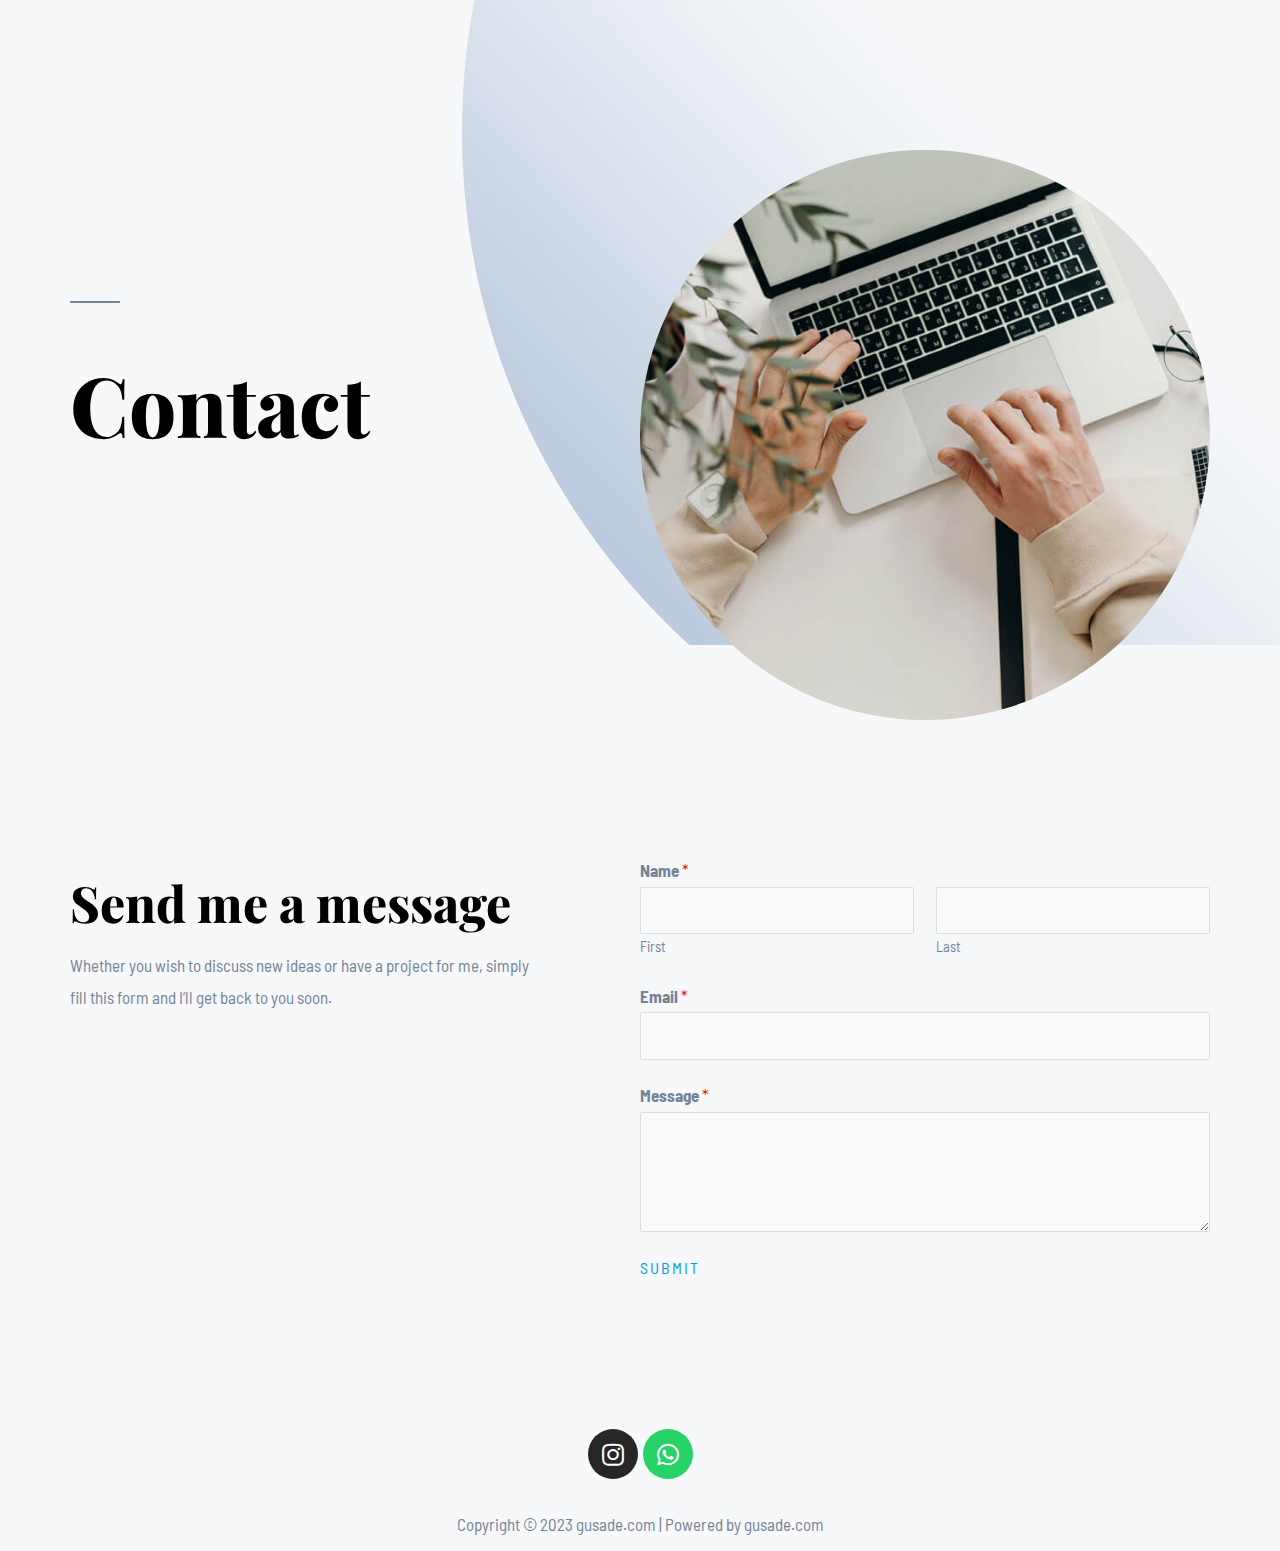
<file: contact/index.html>
<!DOCTYPE html>
<html lang="id">
<head>
<meta charset="UTF-8">
<meta name="viewport" content="width=device-width, initial-scale=1">
<link rel="profile" href="https://gmpg.org/xfn/11">

<title>Contact &#8211; gusade.com</title>
<meta name="robots" content="noindex, nofollow">
<link rel="dns-prefetch" href="//fonts.googleapis.com">
<link rel="alternate" type="application/rss+xml" title="gusade.com &raquo; Feed" href="http://mumunney.github.io/mumunweb/feed/">
<link rel="alternate" type="application/rss+xml" title="gusade.com &raquo; Umpan Komentar" href="http://mumunney.github.io/mumunweb/comments/feed/">
<script>
window._wpemojiSettings = {"baseUrl":"https:\/\/s.w.org\/images\/core\/emoji\/14.0.0\/72x72\/","ext":".png","svgUrl":"https:\/\/s.w.org\/images\/core\/emoji\/14.0.0\/svg\/","svgExt":".svg","source":{"concatemoji":"http:\/\/mumunney.github.io\/mumunweb\/wp-includes\/js\/wp-emoji-release.min.js?ver=6.1.1"}};
/*! This file is auto-generated */
!function(e,a,t){var n,r,o,i=a.createElement("canvas"),p=i.getContext&&i.getContext("2d");function s(e,t){var a=String.fromCharCode,e=(p.clearRect(0,0,i.width,i.height),p.fillText(a.apply(this,e),0,0),i.toDataURL());return p.clearRect(0,0,i.width,i.height),p.fillText(a.apply(this,t),0,0),e===i.toDataURL()}function c(e){var t=a.createElement("script");t.src=e,t.defer=t.type="text/javascript",a.getElementsByTagName("head")[0].appendChild(t)}for(o=Array("flag","emoji"),t.supports={everything:!0,everythingExceptFlag:!0},r=0;r<o.length;r++)t.supports[o[r]]=function(e){if(p&&p.fillText)switch(p.textBaseline="top",p.font="600 32px Arial",e){case"flag":return s([127987,65039,8205,9895,65039],[127987,65039,8203,9895,65039])?!1:!s([55356,56826,55356,56819],[55356,56826,8203,55356,56819])&&!s([55356,57332,56128,56423,56128,56418,56128,56421,56128,56430,56128,56423,56128,56447],[55356,57332,8203,56128,56423,8203,56128,56418,8203,56128,56421,8203,56128,56430,8203,56128,56423,8203,56128,56447]);case"emoji":return!s([129777,127995,8205,129778,127999],[129777,127995,8203,129778,127999])}return!1}(o[r]),t.supports.everything=t.supports.everything&&t.supports[o[r]],"flag"!==o[r]&&(t.supports.everythingExceptFlag=t.supports.everythingExceptFlag&&t.supports[o[r]]);t.supports.everythingExceptFlag=t.supports.everythingExceptFlag&&!t.supports.flag,t.DOMReady=!1,t.readyCallback=function(){t.DOMReady=!0},t.supports.everything||(n=function(){t.readyCallback()},a.addEventListener?(a.addEventListener("DOMContentLoaded",n,!1),e.addEventListener("load",n,!1)):(e.attachEvent("onload",n),a.attachEvent("onreadystatechange",function(){"complete"===a.readyState&&t.readyCallback()})),(e=t.source||{}).concatemoji?c(e.concatemoji):e.wpemoji&&e.twemoji&&(c(e.twemoji),c(e.wpemoji)))}(window,document,window._wpemojiSettings);
</script>
<style>img.wp-smiley,
img.emoji {
	display: inline !important;
	border: none !important;
	box-shadow: none !important;
	height: 1em !important;
	width: 1em !important;
	margin: 0 0.07em !important;
	vertical-align: -0.1em !important;
	background: none !important;
	padding: 0 !important;
}</style>
	<link rel="stylesheet" id="astra-theme-css-css" href="http://mumunney.github.io/mumunweb/wp-content/themes/astra/assets/css/minified/main.min.css?ver=4.0.2" media="all">
<style id="astra-theme-css-inline-css">.ast-no-sidebar .entry-content .alignfull {margin-left: calc( -50vw + 50%);margin-right: calc( -50vw + 50%);max-width: 100vw;width: 100vw;}.ast-no-sidebar .entry-content .alignwide {margin-left: calc(-41vw + 50%);margin-right: calc(-41vw + 50%);max-width: unset;width: unset;}.ast-no-sidebar .entry-content .alignfull .alignfull,.ast-no-sidebar .entry-content .alignfull .alignwide,.ast-no-sidebar .entry-content .alignwide .alignfull,.ast-no-sidebar .entry-content .alignwide .alignwide,.ast-no-sidebar .entry-content .wp-block-column .alignfull,.ast-no-sidebar .entry-content .wp-block-column .alignwide{width: 100%;margin-left: auto;margin-right: auto;}.wp-block-gallery,.blocks-gallery-grid {margin: 0;}.wp-block-separator {max-width: 100px;}.wp-block-separator.is-style-wide,.wp-block-separator.is-style-dots {max-width: none;}.entry-content .has-2-columns .wp-block-column:first-child {padding-right: 10px;}.entry-content .has-2-columns .wp-block-column:last-child {padding-left: 10px;}@media (max-width: 782px) {.entry-content .wp-block-columns .wp-block-column {flex-basis: 100%;}.entry-content .has-2-columns .wp-block-column:first-child {padding-right: 0;}.entry-content .has-2-columns .wp-block-column:last-child {padding-left: 0;}}body .entry-content .wp-block-latest-posts {margin-left: 0;}body .entry-content .wp-block-latest-posts li {list-style: none;}.ast-no-sidebar .ast-container .entry-content .wp-block-latest-posts {margin-left: 0;}.ast-header-break-point .entry-content .alignwide {margin-left: auto;margin-right: auto;}.entry-content .blocks-gallery-item img {margin-bottom: auto;}.wp-block-pullquote {border-top: 4px solid #555d66;border-bottom: 4px solid #555d66;color: #40464d;}:root{--ast-container-default-xlg-padding:6.67em;--ast-container-default-lg-padding:5.67em;--ast-container-default-slg-padding:4.34em;--ast-container-default-md-padding:3.34em;--ast-container-default-sm-padding:6.67em;--ast-container-default-xs-padding:2.4em;--ast-container-default-xxs-padding:1.4em;--ast-code-block-background:#EEEEEE;--ast-comment-inputs-background:#FAFAFA;}html{font-size:106.25%;}a,.page-title{color:var(--ast-global-color-2);}a:hover,a:focus{color:var(--ast-global-color-1);}body,button,input,select,textarea,.ast-button,.ast-custom-button{font-family:'Barlow Semi Condensed',sans-serif;font-weight:400;font-size:17px;font-size:1rem;}blockquote{color:var(--ast-global-color-3);}h1,.entry-content h1,h2,.entry-content h2,h3,.entry-content h3,h4,.entry-content h4,h5,.entry-content h5,h6,.entry-content h6,.site-title,.site-title a{font-family:'Barlow Semi Condensed',sans-serif;font-weight:500;}.site-title{font-size:35px;font-size:2.0588235294118rem;display:none;}.site-header .site-description{font-size:15px;font-size:0.88235294117647rem;display:none;}.entry-title{font-size:30px;font-size:1.7647058823529rem;}h1,.entry-content h1{font-size:83px;font-size:4.8823529411765rem;font-weight:800;font-family:'Playfair Display',serif;line-height:1.1em;}h2,.entry-content h2{font-size:50px;font-size:2.9411764705882rem;font-weight:800;font-family:'Playfair Display',serif;line-height:1.1em;}h3,.entry-content h3{font-size:35px;font-size:2.0588235294118rem;font-weight:800;font-family:'Playfair Display',serif;line-height:1.2em;}h4,.entry-content h4{font-size:22px;font-size:1.2941176470588rem;font-family:'Barlow Semi Condensed',sans-serif;}h5,.entry-content h5{font-size:20px;font-size:1.1764705882353rem;font-family:'Barlow Semi Condensed',sans-serif;}h6,.entry-content h6{font-size:17px;font-size:1rem;font-family:'Barlow Semi Condensed',sans-serif;}::selection{background-color:var(--ast-global-color-0);color:#ffffff;}body,h1,.entry-title a,.entry-content h1,h2,.entry-content h2,h3,.entry-content h3,h4,.entry-content h4,h5,.entry-content h5,h6,.entry-content h6{color:var(--ast-global-color-3);}.tagcloud a:hover,.tagcloud a:focus,.tagcloud a.current-item{color:#ffffff;border-color:var(--ast-global-color-2);background-color:var(--ast-global-color-2);}input:focus,input[type="text"]:focus,input[type="email"]:focus,input[type="url"]:focus,input[type="password"]:focus,input[type="reset"]:focus,input[type="search"]:focus,textarea:focus{border-color:var(--ast-global-color-2);}input[type="radio"]:checked,input[type=reset],input[type="checkbox"]:checked,input[type="checkbox"]:hover:checked,input[type="checkbox"]:focus:checked,input[type=range]::-webkit-slider-thumb{border-color:var(--ast-global-color-2);background-color:var(--ast-global-color-2);box-shadow:none;}.site-footer a:hover + .post-count,.site-footer a:focus + .post-count{background:var(--ast-global-color-2);border-color:var(--ast-global-color-2);}.single .nav-links .nav-previous,.single .nav-links .nav-next{color:var(--ast-global-color-2);}.entry-meta,.entry-meta *{line-height:1.45;color:var(--ast-global-color-2);}.entry-meta a:hover,.entry-meta a:hover *,.entry-meta a:focus,.entry-meta a:focus *,.page-links > .page-link,.page-links .page-link:hover,.post-navigation a:hover{color:var(--ast-global-color-1);}#cat option,.secondary .calendar_wrap thead a,.secondary .calendar_wrap thead a:visited{color:var(--ast-global-color-2);}.secondary .calendar_wrap #today,.ast-progress-val span{background:var(--ast-global-color-2);}.secondary a:hover + .post-count,.secondary a:focus + .post-count{background:var(--ast-global-color-2);border-color:var(--ast-global-color-2);}.calendar_wrap #today > a{color:#ffffff;}.page-links .page-link,.single .post-navigation a{color:var(--ast-global-color-2);}.widget-title{font-size:24px;font-size:1.4117647058824rem;color:var(--ast-global-color-3);}.site-logo-img img{ transition:all 0.2s linear;}.ast-page-builder-template .hentry {margin: 0;}.ast-page-builder-template .site-content > .ast-container {max-width: 100%;padding: 0;}.ast-page-builder-template .site-content #primary {padding: 0;margin: 0;}.ast-page-builder-template .no-results {text-align: center;margin: 4em auto;}.ast-page-builder-template .ast-pagination {padding: 2em;}.ast-page-builder-template .entry-header.ast-no-title.ast-no-thumbnail {margin-top: 0;}.ast-page-builder-template .entry-header.ast-header-without-markup {margin-top: 0;margin-bottom: 0;}.ast-page-builder-template .entry-header.ast-no-title.ast-no-meta {margin-bottom: 0;}.ast-page-builder-template.single .post-navigation {padding-bottom: 2em;}.ast-page-builder-template.single-post .site-content > .ast-container {max-width: 100%;}.ast-page-builder-template .entry-header {margin-top: 4em;margin-left: auto;margin-right: auto;padding-left: 20px;padding-right: 20px;}.single.ast-page-builder-template .entry-header {padding-left: 20px;padding-right: 20px;}.ast-page-builder-template .ast-archive-description {margin: 4em auto 0;padding-left: 20px;padding-right: 20px;}.ast-page-builder-template.ast-no-sidebar .entry-content .alignwide {margin-left: 0;margin-right: 0;}@media (max-width:921px){#ast-desktop-header{display:none;}}@media (min-width:921px){#ast-mobile-header{display:none;}}.wp-block-buttons.aligncenter{justify-content:center;}@media (max-width:921px){.ast-theme-transparent-header #primary,.ast-theme-transparent-header #secondary{padding:0;}}@media (max-width:921px){.ast-plain-container.ast-no-sidebar #primary{padding:0;}}.ast-plain-container.ast-no-sidebar #primary{margin-top:0;margin-bottom:0;}@media (min-width:1200px){.wp-block-group .has-background{padding:20px;}}@media (min-width:1200px){.ast-no-sidebar.ast-separate-container .entry-content .wp-block-group.alignwide,.ast-no-sidebar.ast-separate-container .entry-content .wp-block-cover.alignwide{margin-left:-20px;margin-right:-20px;padding-left:20px;padding-right:20px;}.ast-no-sidebar.ast-separate-container .entry-content .wp-block-cover.alignfull,.ast-no-sidebar.ast-separate-container .entry-content .wp-block-group.alignfull{margin-left:-6.67em;margin-right:-6.67em;padding-left:6.67em;padding-right:6.67em;}}@media (min-width:1200px){.wp-block-cover-image.alignwide .wp-block-cover__inner-container,.wp-block-cover.alignwide .wp-block-cover__inner-container,.wp-block-cover-image.alignfull .wp-block-cover__inner-container,.wp-block-cover.alignfull .wp-block-cover__inner-container{width:100%;}}.wp-block-columns{margin-bottom:unset;}.wp-block-image.size-full{margin:2rem 0;}.wp-block-separator.has-background{padding:0;}.wp-block-gallery{margin-bottom:1.6em;}.wp-block-group{padding-top:4em;padding-bottom:4em;}.wp-block-group__inner-container .wp-block-columns:last-child,.wp-block-group__inner-container :last-child,.wp-block-table table{margin-bottom:0;}.blocks-gallery-grid{width:100%;}.wp-block-navigation-link__content{padding:5px 0;}.wp-block-group .wp-block-group .has-text-align-center,.wp-block-group .wp-block-column .has-text-align-center{max-width:100%;}.has-text-align-center{margin:0 auto;}@media (min-width:1200px){.wp-block-cover__inner-container,.alignwide .wp-block-group__inner-container,.alignfull .wp-block-group__inner-container{max-width:1200px;margin:0 auto;}.wp-block-group.alignnone,.wp-block-group.aligncenter,.wp-block-group.alignleft,.wp-block-group.alignright,.wp-block-group.alignwide,.wp-block-columns.alignwide{margin:2rem 0 1rem 0;}}@media (max-width:1200px){.wp-block-group{padding:3em;}.wp-block-group .wp-block-group{padding:1.5em;}.wp-block-columns,.wp-block-column{margin:1rem 0;}}@media (min-width:921px){.wp-block-columns .wp-block-group{padding:2em;}}@media (max-width:544px){.wp-block-cover-image .wp-block-cover__inner-container,.wp-block-cover .wp-block-cover__inner-container{width:unset;}.wp-block-cover,.wp-block-cover-image{padding:2em 0;}.wp-block-group,.wp-block-cover{padding:2em;}.wp-block-media-text__media img,.wp-block-media-text__media video{width:unset;max-width:100%;}.wp-block-media-text.has-background .wp-block-media-text__content{padding:1em;}}.wp-block-image.aligncenter{margin-left:auto;margin-right:auto;}.wp-block-table.aligncenter{margin-left:auto;margin-right:auto;}@media (min-width:544px){.entry-content .wp-block-media-text.has-media-on-the-right .wp-block-media-text__content{padding:0 8% 0 0;}.entry-content .wp-block-media-text .wp-block-media-text__content{padding:0 0 0 8%;}.ast-plain-container .site-content .entry-content .has-custom-content-position.is-position-bottom-left > *,.ast-plain-container .site-content .entry-content .has-custom-content-position.is-position-bottom-right > *,.ast-plain-container .site-content .entry-content .has-custom-content-position.is-position-top-left > *,.ast-plain-container .site-content .entry-content .has-custom-content-position.is-position-top-right > *,.ast-plain-container .site-content .entry-content .has-custom-content-position.is-position-center-right > *,.ast-plain-container .site-content .entry-content .has-custom-content-position.is-position-center-left > *{margin:0;}}@media (max-width:544px){.entry-content .wp-block-media-text .wp-block-media-text__content{padding:8% 0;}.wp-block-media-text .wp-block-media-text__media img{width:auto;max-width:100%;}}.wp-block-button.is-style-outline .wp-block-button__link{border-color:rgba(0,0,0,0);border-top-width:2px;border-right-width:2px;border-bottom-width:2px;border-left-width:2px;}.wp-block-button.is-style-outline > .wp-block-button__link:not(.has-text-color),.wp-block-button.wp-block-button__link.is-style-outline:not(.has-text-color){color:rgba(0,0,0,0);}.wp-block-button.is-style-outline .wp-block-button__link:hover,.wp-block-button.is-style-outline .wp-block-button__link:focus{color:var(--ast-global-color-2) !important;background-color:rgba(0,0,0,0);border-color:rgba(0,0,0,0);}.post-page-numbers.current .page-link,.ast-pagination .page-numbers.current{color:#ffffff;border-color:var(--ast-global-color-0);background-color:var(--ast-global-color-0);border-radius:2px;}@media (max-width:921px){.wp-block-button.is-style-outline .wp-block-button__link{padding-top:calc(15px - 2px);padding-right:calc(30px - 2px);padding-bottom:calc(15px - 2px);padding-left:calc(30px - 2px);}}@media (max-width:544px){.wp-block-button.is-style-outline .wp-block-button__link{padding-top:calc(15px - 2px);padding-right:calc(30px - 2px);padding-bottom:calc(15px - 2px);padding-left:calc(30px - 2px);}}@media (min-width:544px){.entry-content > .alignleft{margin-right:20px;}.entry-content > .alignright{margin-left:20px;}.wp-block-group.has-background{padding:20px;}}@media (max-width:921px){.ast-separate-container #primary,.ast-separate-container #secondary{padding:1.5em 0;}#primary,#secondary{padding:1.5em 0;margin:0;}.ast-left-sidebar #content > .ast-container{display:flex;flex-direction:column-reverse;width:100%;}.ast-separate-container .ast-article-post,.ast-separate-container .ast-article-single{padding:1.5em 2.14em;}.ast-author-box img.avatar{margin:20px 0 0 0;}}@media (min-width:922px){.ast-separate-container.ast-right-sidebar #primary,.ast-separate-container.ast-left-sidebar #primary{border:0;}.search-no-results.ast-separate-container #primary{margin-bottom:4em;}}.elementor-button-wrapper .elementor-button{border-style:solid;text-decoration:none;border-top-width:0;border-right-width:0;border-left-width:0;border-bottom-width:0;}body .elementor-button.elementor-size-sm,body .elementor-button.elementor-size-xs,body .elementor-button.elementor-size-md,body .elementor-button.elementor-size-lg,body .elementor-button.elementor-size-xl,body .elementor-button{border-radius:2px;padding-top:0px;padding-right:0px;padding-bottom:0px;padding-left:0px;}.elementor-button-wrapper .elementor-button{border-color:rgba(0,0,0,0);background-color:rgba(0,0,0,0);}.elementor-button-wrapper .elementor-button:hover,.elementor-button-wrapper .elementor-button:focus{color:var(--ast-global-color-2);background-color:rgba(0,0,0,0);border-color:rgba(0,0,0,0);}.wp-block-button .wp-block-button__link ,.elementor-button-wrapper .elementor-button,.elementor-button-wrapper .elementor-button:visited{color:var(--ast-global-color-0);}.elementor-button-wrapper .elementor-button{font-size:16px;font-size:0.94117647058824rem;line-height:1em;text-transform:uppercase;letter-spacing:2px;}body .elementor-button.elementor-size-sm,body .elementor-button.elementor-size-xs,body .elementor-button.elementor-size-md,body .elementor-button.elementor-size-lg,body .elementor-button.elementor-size-xl,body .elementor-button{font-size:16px;font-size:0.94117647058824rem;}.wp-block-button .wp-block-button__link:hover,.wp-block-button .wp-block-button__link:focus{color:var(--ast-global-color-2);background-color:rgba(0,0,0,0);border-color:rgba(0,0,0,0);}.elementor-widget-heading h1.elementor-heading-title{line-height:1.1em;}.elementor-widget-heading h2.elementor-heading-title{line-height:1.1em;}.elementor-widget-heading h3.elementor-heading-title{line-height:1.2em;}.wp-block-button .wp-block-button__link{border:none;background-color:rgba(0,0,0,0);color:var(--ast-global-color-0);font-family:inherit;font-weight:inherit;line-height:1em;text-transform:uppercase;letter-spacing:2px;font-size:16px;font-size:0.94117647058824rem;border-radius:2px;padding:15px 30px;}.wp-block-button.is-style-outline .wp-block-button__link{border-style:solid;border-top-width:2px;border-right-width:2px;border-left-width:2px;border-bottom-width:2px;border-color:rgba(0,0,0,0);padding-top:calc(15px - 2px);padding-right:calc(30px - 2px);padding-bottom:calc(15px - 2px);padding-left:calc(30px - 2px);}@media (max-width:921px){.wp-block-button .wp-block-button__link{border:none;padding:15px 30px;}.wp-block-button.is-style-outline .wp-block-button__link{padding-top:calc(15px - 2px);padding-right:calc(30px - 2px);padding-bottom:calc(15px - 2px);padding-left:calc(30px - 2px);}}@media (max-width:544px){.wp-block-button .wp-block-button__link{border:none;padding:15px 30px;}.wp-block-button.is-style-outline .wp-block-button__link{padding-top:calc(15px - 2px);padding-right:calc(30px - 2px);padding-bottom:calc(15px - 2px);padding-left:calc(30px - 2px);}}.menu-toggle,button,.ast-button,.ast-custom-button,.button,input#submit,input[type="button"],input[type="submit"],input[type="reset"]{border-style:solid;border-top-width:0;border-right-width:0;border-left-width:0;border-bottom-width:0;color:var(--ast-global-color-0);border-color:rgba(0,0,0,0);background-color:rgba(0,0,0,0);border-radius:2px;padding-top:0px;padding-right:0px;padding-bottom:0px;padding-left:0px;font-family:inherit;font-weight:inherit;font-size:16px;font-size:0.94117647058824rem;line-height:1em;text-transform:uppercase;letter-spacing:2px;}button:focus,.menu-toggle:hover,button:hover,.ast-button:hover,.ast-custom-button:hover .button:hover,.ast-custom-button:hover ,input[type=reset]:hover,input[type=reset]:focus,input#submit:hover,input#submit:focus,input[type="button"]:hover,input[type="button"]:focus,input[type="submit"]:hover,input[type="submit"]:focus{color:var(--ast-global-color-2);background-color:rgba(0,0,0,0);border-color:rgba(0,0,0,0);}@media (min-width:544px){.ast-container{max-width:100%;}}@media (max-width:544px){.ast-separate-container .ast-article-post,.ast-separate-container .ast-article-single,.ast-separate-container .comments-title,.ast-separate-container .ast-archive-description{padding:1.5em 1em;}.ast-separate-container #content .ast-container{padding-left:0.54em;padding-right:0.54em;}.ast-separate-container .ast-comment-list li.depth-1{padding:1.5em 1em;margin-bottom:1.5em;}.ast-separate-container .ast-comment-list .bypostauthor{padding:.5em;}.ast-search-menu-icon.ast-dropdown-active .search-field{width:170px;}}@media (max-width:921px){.ast-mobile-header-stack .main-header-bar .ast-search-menu-icon{display:inline-block;}.ast-header-break-point.ast-header-custom-item-outside .ast-mobile-header-stack .main-header-bar .ast-search-icon{margin:0;}.ast-comment-avatar-wrap img{max-width:2.5em;}.ast-separate-container .ast-comment-list li.depth-1{padding:1.5em 2.14em;}.ast-separate-container .comment-respond{padding:2em 2.14em;}.ast-comment-meta{padding:0 1.8888em 1.3333em;}}body,.ast-separate-container{background-color:var(--ast-global-color-4);;background-image:none;;}.ast-no-sidebar.ast-separate-container .entry-content .alignfull {margin-left: -6.67em;margin-right: -6.67em;width: auto;}@media (max-width: 1200px) {.ast-no-sidebar.ast-separate-container .entry-content .alignfull {margin-left: -2.4em;margin-right: -2.4em;}}@media (max-width: 768px) {.ast-no-sidebar.ast-separate-container .entry-content .alignfull {margin-left: -2.14em;margin-right: -2.14em;}}@media (max-width: 544px) {.ast-no-sidebar.ast-separate-container .entry-content .alignfull {margin-left: -1em;margin-right: -1em;}}.ast-no-sidebar.ast-separate-container .entry-content .alignwide {margin-left: -20px;margin-right: -20px;}.ast-no-sidebar.ast-separate-container .entry-content .wp-block-column .alignfull,.ast-no-sidebar.ast-separate-container .entry-content .wp-block-column .alignwide {margin-left: auto;margin-right: auto;width: 100%;}@media (max-width:921px){.site-title{display:none;}.site-header .site-description{display:none;}.entry-title{font-size:30px;}h1,.entry-content h1{font-size:60px;}h2,.entry-content h2{font-size:43px;}h3,.entry-content h3{font-size:30px;}}@media (max-width:544px){.site-title{display:none;}.site-header .site-description{display:none;}.entry-title{font-size:30px;}h1,.entry-content h1{font-size:45px;}h2,.entry-content h2{font-size:35px;}h3,.entry-content h3{font-size:20px;}}@media (max-width:921px){html{font-size:96.9%;}}@media (max-width:544px){html{font-size:96.9%;}}@media (min-width:922px){.ast-container{max-width:1240px;}}@media (min-width:922px){.site-content .ast-container{display:flex;}}@media (max-width:921px){.site-content .ast-container{flex-direction:column;}}@media (min-width:922px){.main-header-menu .sub-menu .menu-item.ast-left-align-sub-menu:hover > .sub-menu,.main-header-menu .sub-menu .menu-item.ast-left-align-sub-menu.focus > .sub-menu{margin-left:-0px;}}.ast-theme-transparent-header [data-section="section-header-mobile-trigger"] .ast-button-wrap .mobile-menu-toggle-icon .ast-mobile-svg{fill:var(--ast-global-color-2);}.ast-theme-transparent-header [data-section="section-header-mobile-trigger"] .ast-button-wrap .mobile-menu-wrap .mobile-menu{color:var(--ast-global-color-2);}.ast-theme-transparent-header [data-section="section-header-mobile-trigger"] .ast-button-wrap .ast-mobile-menu-trigger-minimal{background:transparent;}blockquote {padding: 1.2em;}:root .has-ast-global-color-0-color{color:var(--ast-global-color-0);}:root .has-ast-global-color-0-background-color{background-color:var(--ast-global-color-0);}:root .wp-block-button .has-ast-global-color-0-color{color:var(--ast-global-color-0);}:root .wp-block-button .has-ast-global-color-0-background-color{background-color:var(--ast-global-color-0);}:root .has-ast-global-color-1-color{color:var(--ast-global-color-1);}:root .has-ast-global-color-1-background-color{background-color:var(--ast-global-color-1);}:root .wp-block-button .has-ast-global-color-1-color{color:var(--ast-global-color-1);}:root .wp-block-button .has-ast-global-color-1-background-color{background-color:var(--ast-global-color-1);}:root .has-ast-global-color-2-color{color:var(--ast-global-color-2);}:root .has-ast-global-color-2-background-color{background-color:var(--ast-global-color-2);}:root .wp-block-button .has-ast-global-color-2-color{color:var(--ast-global-color-2);}:root .wp-block-button .has-ast-global-color-2-background-color{background-color:var(--ast-global-color-2);}:root .has-ast-global-color-3-color{color:var(--ast-global-color-3);}:root .has-ast-global-color-3-background-color{background-color:var(--ast-global-color-3);}:root .wp-block-button .has-ast-global-color-3-color{color:var(--ast-global-color-3);}:root .wp-block-button .has-ast-global-color-3-background-color{background-color:var(--ast-global-color-3);}:root .has-ast-global-color-4-color{color:var(--ast-global-color-4);}:root .has-ast-global-color-4-background-color{background-color:var(--ast-global-color-4);}:root .wp-block-button .has-ast-global-color-4-color{color:var(--ast-global-color-4);}:root .wp-block-button .has-ast-global-color-4-background-color{background-color:var(--ast-global-color-4);}:root .has-ast-global-color-5-color{color:var(--ast-global-color-5);}:root .has-ast-global-color-5-background-color{background-color:var(--ast-global-color-5);}:root .wp-block-button .has-ast-global-color-5-color{color:var(--ast-global-color-5);}:root .wp-block-button .has-ast-global-color-5-background-color{background-color:var(--ast-global-color-5);}:root .has-ast-global-color-6-color{color:var(--ast-global-color-6);}:root .has-ast-global-color-6-background-color{background-color:var(--ast-global-color-6);}:root .wp-block-button .has-ast-global-color-6-color{color:var(--ast-global-color-6);}:root .wp-block-button .has-ast-global-color-6-background-color{background-color:var(--ast-global-color-6);}:root .has-ast-global-color-7-color{color:var(--ast-global-color-7);}:root .has-ast-global-color-7-background-color{background-color:var(--ast-global-color-7);}:root .wp-block-button .has-ast-global-color-7-color{color:var(--ast-global-color-7);}:root .wp-block-button .has-ast-global-color-7-background-color{background-color:var(--ast-global-color-7);}:root .has-ast-global-color-8-color{color:var(--ast-global-color-8);}:root .has-ast-global-color-8-background-color{background-color:var(--ast-global-color-8);}:root .wp-block-button .has-ast-global-color-8-color{color:var(--ast-global-color-8);}:root .wp-block-button .has-ast-global-color-8-background-color{background-color:var(--ast-global-color-8);}:root{--ast-global-color-0:#009bdf;--ast-global-color-1:#009bdf;--ast-global-color-2:#000000;--ast-global-color-3:#758398;--ast-global-color-4:#f6f8fa;--ast-global-color-5:#ffffff;--ast-global-color-6:#243673;--ast-global-color-7:#FBFCFF;--ast-global-color-8:#BFD1FF;}:root {--ast-border-color : #dddddd;}.ast-single-entry-banner {-js-display: flex;display: flex;flex-direction: column;justify-content: center;text-align: center;position: relative;background: #eeeeee;}.ast-single-entry-banner[data-banner-layout="layout-1"] {max-width: 1200px;background: inherit;padding: 20px 0;}.ast-single-entry-banner[data-banner-width-type="custom"] {margin: 0 auto;width: 100%;}.ast-single-entry-banner + .site-content .entry-header {margin-bottom: 0;}header.entry-header .entry-title{font-size:30px;font-size:1.7647058823529rem;}header.entry-header > *:not(:last-child){margin-bottom:10px;}.ast-archive-entry-banner {-js-display: flex;display: flex;flex-direction: column;justify-content: center;text-align: center;position: relative;background: #eeeeee;}.ast-archive-entry-banner[data-banner-width-type="custom"] {margin: 0 auto;width: 100%;}.ast-archive-entry-banner[data-banner-layout="layout-1"] {background: inherit;padding: 20px 0;text-align: left;}body.archive .ast-archive-description{max-width:1200px;width:100%;text-align:left;padding-top:3em;padding-right:3em;padding-bottom:3em;padding-left:3em;}body.archive .ast-archive-description .ast-archive-title,body.archive .ast-archive-description .ast-archive-title *{font-size:40px;font-size:2.3529411764706rem;}body.archive .ast-archive-description > *:not(:last-child){margin-bottom:10px;}@media (max-width:921px){body.archive .ast-archive-description{text-align:left;}}@media (max-width:544px){body.archive .ast-archive-description{text-align:left;}}.ast-theme-transparent-header #masthead .site-logo-img .transparent-custom-logo .astra-logo-svg{width:150px;}.ast-theme-transparent-header #masthead .site-logo-img .transparent-custom-logo img{ max-width:150px;}@media (max-width:921px){.ast-theme-transparent-header #masthead .site-logo-img .transparent-custom-logo .astra-logo-svg{width:120px;}.ast-theme-transparent-header #masthead .site-logo-img .transparent-custom-logo img{ max-width:120px;}}@media (max-width:543px){.ast-theme-transparent-header #masthead .site-logo-img .transparent-custom-logo .astra-logo-svg{width:100px;}.ast-theme-transparent-header #masthead .site-logo-img .transparent-custom-logo img{ max-width:100px;}}@media (min-width:921px){.ast-theme-transparent-header #masthead{position:absolute;left:0;right:0;}.ast-theme-transparent-header .main-header-bar,.ast-theme-transparent-header.ast-header-break-point .main-header-bar{background:none;}body.elementor-editor-active.ast-theme-transparent-header #masthead,.fl-builder-edit .ast-theme-transparent-header #masthead,body.vc_editor.ast-theme-transparent-header #masthead,body.brz-ed.ast-theme-transparent-header #masthead{z-index:0;}.ast-header-break-point.ast-replace-site-logo-transparent.ast-theme-transparent-header .custom-mobile-logo-link{display:none;}.ast-header-break-point.ast-replace-site-logo-transparent.ast-theme-transparent-header .transparent-custom-logo{display:inline-block;}.ast-theme-transparent-header .ast-above-header,.ast-theme-transparent-header .ast-above-header.ast-above-header-bar{background-image:none;background-color:transparent;}.ast-theme-transparent-header .ast-below-header{background-image:none;background-color:transparent;}}.ast-theme-transparent-header .ast-builder-menu .main-header-menu,.ast-theme-transparent-header .ast-builder-menu .main-header-menu .menu-link,.ast-theme-transparent-header [CLASS*="ast-builder-menu-"] .main-header-menu .menu-item > .menu-link,.ast-theme-transparent-header .ast-masthead-custom-menu-items,.ast-theme-transparent-header .ast-masthead-custom-menu-items a,.ast-theme-transparent-header .ast-builder-menu .main-header-menu .menu-item > .ast-menu-toggle,.ast-theme-transparent-header .ast-builder-menu .main-header-menu .menu-item > .ast-menu-toggle,.ast-theme-transparent-header .ast-above-header-navigation a,.ast-header-break-point.ast-theme-transparent-header .ast-above-header-navigation a,.ast-header-break-point.ast-theme-transparent-header .ast-above-header-navigation > ul.ast-above-header-menu > .menu-item-has-children:not(.current-menu-item) > .ast-menu-toggle,.ast-theme-transparent-header .ast-below-header-menu,.ast-theme-transparent-header .ast-below-header-menu a,.ast-header-break-point.ast-theme-transparent-header .ast-below-header-menu a,.ast-header-break-point.ast-theme-transparent-header .ast-below-header-menu,.ast-theme-transparent-header .main-header-menu .menu-link{color:var(--ast-global-color-2);}.ast-theme-transparent-header .ast-builder-menu .main-header-menu .menu-item:hover > .menu-link,.ast-theme-transparent-header .ast-builder-menu .main-header-menu .menu-item:hover > .ast-menu-toggle,.ast-theme-transparent-header .ast-builder-menu .main-header-menu .ast-masthead-custom-menu-items a:hover,.ast-theme-transparent-header .ast-builder-menu .main-header-menu .focus > .menu-link,.ast-theme-transparent-header .ast-builder-menu .main-header-menu .focus > .ast-menu-toggle,.ast-theme-transparent-header .ast-builder-menu .main-header-menu .current-menu-item > .menu-link,.ast-theme-transparent-header .ast-builder-menu .main-header-menu .current-menu-ancestor > .menu-link,.ast-theme-transparent-header .ast-builder-menu .main-header-menu .current-menu-item > .ast-menu-toggle,.ast-theme-transparent-header .ast-builder-menu .main-header-menu .current-menu-ancestor > .ast-menu-toggle,.ast-theme-transparent-header [CLASS*="ast-builder-menu-"] .main-header-menu .current-menu-item > .menu-link,.ast-theme-transparent-header [CLASS*="ast-builder-menu-"] .main-header-menu .current-menu-ancestor > .menu-link,.ast-theme-transparent-header [CLASS*="ast-builder-menu-"] .main-header-menu .current-menu-item > .ast-menu-toggle,.ast-theme-transparent-header [CLASS*="ast-builder-menu-"] .main-header-menu .current-menu-ancestor > .ast-menu-toggle,.ast-theme-transparent-header .main-header-menu .menu-item:hover > .menu-link,.ast-theme-transparent-header .main-header-menu .current-menu-item > .menu-link,.ast-theme-transparent-header .main-header-menu .current-menu-ancestor > .menu-link{color:var(--ast-global-color-0);}@media (max-width:921px){.ast-theme-transparent-header #masthead{position:absolute;left:0;right:0;}.ast-theme-transparent-header .main-header-bar,.ast-theme-transparent-header.ast-header-break-point .main-header-bar{background:none;}body.elementor-editor-active.ast-theme-transparent-header #masthead,.fl-builder-edit .ast-theme-transparent-header #masthead,body.vc_editor.ast-theme-transparent-header #masthead,body.brz-ed.ast-theme-transparent-header #masthead{z-index:0;}.ast-header-break-point.ast-replace-site-logo-transparent.ast-theme-transparent-header .custom-mobile-logo-link{display:none;}.ast-header-break-point.ast-replace-site-logo-transparent.ast-theme-transparent-header .transparent-custom-logo{display:inline-block;}.ast-theme-transparent-header .ast-above-header,.ast-theme-transparent-header .ast-above-header.ast-above-header-bar{background-image:none;background-color:transparent;}.ast-theme-transparent-header .ast-below-header{background-image:none;background-color:transparent;}}.ast-theme-transparent-header #ast-desktop-header > [CLASS*="-header-wrap"]:nth-last-child(2) > [CLASS*="-header-bar"],.ast-theme-transparent-header.ast-header-break-point #ast-mobile-header > [CLASS*="-header-wrap"]:nth-last-child(2) > [CLASS*="-header-bar"]{border-bottom-style:none;}.ast-breadcrumbs .trail-browse,.ast-breadcrumbs .trail-items,.ast-breadcrumbs .trail-items li{display:inline-block;margin:0;padding:0;border:none;background:inherit;text-indent:0;}.ast-breadcrumbs .trail-browse{font-size:inherit;font-style:inherit;font-weight:inherit;color:inherit;}.ast-breadcrumbs .trail-items{list-style:none;}.trail-items li::after{padding:0 0.3em;content:"\00bb";}.trail-items li:last-of-type::after{display:none;}h1,.entry-content h1,h2,.entry-content h2,h3,.entry-content h3,h4,.entry-content h4,h5,.entry-content h5,h6,.entry-content h6{color:var(--ast-global-color-2);}@media (max-width:921px){.ast-builder-grid-row-container.ast-builder-grid-row-tablet-3-firstrow .ast-builder-grid-row > *:first-child,.ast-builder-grid-row-container.ast-builder-grid-row-tablet-3-lastrow .ast-builder-grid-row > *:last-child{grid-column:1 / -1;}}@media (max-width:544px){.ast-builder-grid-row-container.ast-builder-grid-row-mobile-3-firstrow .ast-builder-grid-row > *:first-child,.ast-builder-grid-row-container.ast-builder-grid-row-mobile-3-lastrow .ast-builder-grid-row > *:last-child{grid-column:1 / -1;}}.ast-builder-layout-element[data-section="title_tagline"]{display:flex;}@media (max-width:921px){.ast-header-break-point .ast-builder-layout-element[data-section="title_tagline"]{display:flex;}}@media (max-width:544px){.ast-header-break-point .ast-builder-layout-element[data-section="title_tagline"]{display:flex;}}.ast-desktop .ast-menu-hover-style-underline > .menu-item > .menu-link:before,.ast-desktop .ast-menu-hover-style-overline > .menu-item > .menu-link:before {content: "";position: absolute;width: 100%;right: 50%;height: 1px;background-color: transparent;transform: scale(0,0) translate(-50%,0);transition: transform .3s ease-in-out,color .0s ease-in-out;}.ast-desktop .ast-menu-hover-style-underline > .menu-item:hover > .menu-link:before,.ast-desktop .ast-menu-hover-style-overline > .menu-item:hover > .menu-link:before {width: calc(100% - 1.2em);background-color: currentColor;transform: scale(1,1) translate(50%,0);}.ast-desktop .ast-menu-hover-style-underline > .menu-item > .menu-link:before {bottom: 0;}.ast-desktop .ast-menu-hover-style-overline > .menu-item > .menu-link:before {top: 0;}.ast-desktop .ast-menu-hover-style-zoom > .menu-item > .menu-link:hover {transition: all .3s ease;transform: scale(1.2);}.site-footer{background-color:var(--ast-global-color-5);;background-image:none;;}@media (max-width:921px){.ast-hfb-header .site-footer{padding-left:25px;padding-right:25px;}}.elementor-widget-heading .elementor-heading-title{margin:0;}.elementor-page .ast-menu-toggle{color:unset !important;background:unset !important;}.elementor-post.elementor-grid-item.hentry{margin-bottom:0;}.woocommerce div.product .elementor-element.elementor-products-grid .related.products ul.products li.product,.elementor-element .elementor-wc-products .woocommerce[class*='columns-'] ul.products li.product{width:auto;margin:0;float:none;}.ast-left-sidebar .elementor-section.elementor-section-stretched,.ast-right-sidebar .elementor-section.elementor-section-stretched{max-width:100%;left:0 !important;}.elementor-template-full-width .ast-container{display:block;}@media (max-width:544px){.elementor-element .elementor-wc-products .woocommerce[class*="columns-"] ul.products li.product{width:auto;margin:0;}.elementor-element .woocommerce .woocommerce-result-count{float:none;}}.ast-header-break-point .main-header-bar{border-bottom-width:1px;}@media (min-width:922px){.main-header-bar{border-bottom-width:1px;}}.main-header-menu .menu-item, #astra-footer-menu .menu-item, .main-header-bar .ast-masthead-custom-menu-items{-js-display:flex;display:flex;-webkit-box-pack:center;-webkit-justify-content:center;-moz-box-pack:center;-ms-flex-pack:center;justify-content:center;-webkit-box-orient:vertical;-webkit-box-direction:normal;-webkit-flex-direction:column;-moz-box-orient:vertical;-moz-box-direction:normal;-ms-flex-direction:column;flex-direction:column;}.main-header-menu > .menu-item > .menu-link, #astra-footer-menu > .menu-item > .menu-link{height:100%;-webkit-box-align:center;-webkit-align-items:center;-moz-box-align:center;-ms-flex-align:center;align-items:center;-js-display:flex;display:flex;}.ast-header-break-point .main-navigation ul .menu-item .menu-link .icon-arrow:first-of-type svg{top:.2em;margin-top:0px;margin-left:0px;width:.65em;transform:translate(0, -2px) rotateZ(270deg);}.ast-mobile-popup-content .ast-submenu-expanded > .ast-menu-toggle{transform:rotateX(180deg);overflow-y:auto;}.ast-separate-container .blog-layout-1, .ast-separate-container .blog-layout-2, .ast-separate-container .blog-layout-3{background-color:transparent;background-image:none;}.ast-separate-container .ast-article-post{background-color:var(--ast-global-color-5);;background-image:none;;}@media (max-width:921px){.ast-separate-container .ast-article-post{background-color:var(--ast-global-color-5);;background-image:none;;}}@media (max-width:544px){.ast-separate-container .ast-article-post{background-color:var(--ast-global-color-5);;background-image:none;;}}.ast-separate-container .ast-article-single:not(.ast-related-post), .ast-separate-container .comments-area .comment-respond,.ast-separate-container .comments-area .ast-comment-list li, .ast-separate-container .ast-woocommerce-container, .ast-separate-container .error-404, .ast-separate-container .no-results, .single.ast-separate-container  .ast-author-meta, .ast-separate-container .related-posts-title-wrapper, .ast-separate-container.ast-two-container #secondary .widget,.ast-separate-container .comments-count-wrapper, .ast-box-layout.ast-plain-container .site-content,.ast-padded-layout.ast-plain-container .site-content, .ast-separate-container .comments-area .comments-title, .ast-narrow-container .site-content{background-color:var(--ast-global-color-5);;background-image:none;;}@media (max-width:921px){.ast-separate-container .ast-article-single:not(.ast-related-post), .ast-separate-container .comments-area .comment-respond,.ast-separate-container .comments-area .ast-comment-list li, .ast-separate-container .ast-woocommerce-container, .ast-separate-container .error-404, .ast-separate-container .no-results, .single.ast-separate-container  .ast-author-meta, .ast-separate-container .related-posts-title-wrapper, .ast-separate-container.ast-two-container #secondary .widget,.ast-separate-container .comments-count-wrapper, .ast-box-layout.ast-plain-container .site-content,.ast-padded-layout.ast-plain-container .site-content, .ast-separate-container .comments-area .comments-title, .ast-narrow-container .site-content{background-color:var(--ast-global-color-5);;background-image:none;;}}@media (max-width:544px){.ast-separate-container .ast-article-single:not(.ast-related-post), .ast-separate-container .comments-area .comment-respond,.ast-separate-container .comments-area .ast-comment-list li, .ast-separate-container .ast-woocommerce-container, .ast-separate-container .error-404, .ast-separate-container .no-results, .single.ast-separate-container  .ast-author-meta, .ast-separate-container .related-posts-title-wrapper, .ast-separate-container.ast-two-container #secondary .widget,.ast-separate-container .comments-count-wrapper, .ast-box-layout.ast-plain-container .site-content,.ast-padded-layout.ast-plain-container .site-content, .ast-separate-container .comments-area .comments-title, .ast-narrow-container .site-content{background-color:var(--ast-global-color-5);;background-image:none;;}}.ast-mobile-header-content > *,.ast-desktop-header-content > * {padding: 10px 0;height: auto;}.ast-mobile-header-content > *:first-child,.ast-desktop-header-content > *:first-child {padding-top: 10px;}.ast-mobile-header-content > .ast-builder-menu,.ast-desktop-header-content > .ast-builder-menu {padding-top: 0;}.ast-mobile-header-content > *:last-child,.ast-desktop-header-content > *:last-child {padding-bottom: 0;}.ast-mobile-header-content .ast-search-menu-icon.ast-inline-search label,.ast-desktop-header-content .ast-search-menu-icon.ast-inline-search label {width: 100%;}.ast-desktop-header-content .main-header-bar-navigation .ast-submenu-expanded > .ast-menu-toggle::before {transform: rotateX(180deg);}#ast-desktop-header .ast-desktop-header-content,.ast-mobile-header-content .ast-search-icon,.ast-desktop-header-content .ast-search-icon,.ast-mobile-header-wrap .ast-mobile-header-content,.ast-main-header-nav-open.ast-popup-nav-open .ast-mobile-header-wrap .ast-mobile-header-content,.ast-main-header-nav-open.ast-popup-nav-open .ast-desktop-header-content {display: none;}.ast-main-header-nav-open.ast-header-break-point #ast-desktop-header .ast-desktop-header-content,.ast-main-header-nav-open.ast-header-break-point .ast-mobile-header-wrap .ast-mobile-header-content {display: block;}.ast-desktop .ast-desktop-header-content .astra-menu-animation-slide-up > .menu-item > .sub-menu,.ast-desktop .ast-desktop-header-content .astra-menu-animation-slide-up > .menu-item .menu-item > .sub-menu,.ast-desktop .ast-desktop-header-content .astra-menu-animation-slide-down > .menu-item > .sub-menu,.ast-desktop .ast-desktop-header-content .astra-menu-animation-slide-down > .menu-item .menu-item > .sub-menu,.ast-desktop .ast-desktop-header-content .astra-menu-animation-fade > .menu-item > .sub-menu,.ast-desktop .ast-desktop-header-content .astra-menu-animation-fade > .menu-item .menu-item > .sub-menu {opacity: 1;visibility: visible;}.ast-hfb-header.ast-default-menu-enable.ast-header-break-point .ast-mobile-header-wrap .ast-mobile-header-content .main-header-bar-navigation {width: unset;margin: unset;}.ast-mobile-header-content.content-align-flex-end .main-header-bar-navigation .menu-item-has-children > .ast-menu-toggle,.ast-desktop-header-content.content-align-flex-end .main-header-bar-navigation .menu-item-has-children > .ast-menu-toggle {left: calc( 20px - 0.907em);}.ast-mobile-header-content .ast-search-menu-icon,.ast-mobile-header-content .ast-search-menu-icon.slide-search,.ast-desktop-header-content .ast-search-menu-icon,.ast-desktop-header-content .ast-search-menu-icon.slide-search {width: 100%;position: relative;display: block;right: auto;transform: none;}.ast-mobile-header-content .ast-search-menu-icon.slide-search .search-form,.ast-mobile-header-content .ast-search-menu-icon .search-form,.ast-desktop-header-content .ast-search-menu-icon.slide-search .search-form,.ast-desktop-header-content .ast-search-menu-icon .search-form {right: 0;visibility: visible;opacity: 1;position: relative;top: auto;transform: none;padding: 0;display: block;overflow: hidden;}.ast-mobile-header-content .ast-search-menu-icon.ast-inline-search .search-field,.ast-mobile-header-content .ast-search-menu-icon .search-field,.ast-desktop-header-content .ast-search-menu-icon.ast-inline-search .search-field,.ast-desktop-header-content .ast-search-menu-icon .search-field {width: 100%;padding-right: 5.5em;}.ast-mobile-header-content .ast-search-menu-icon .search-submit,.ast-desktop-header-content .ast-search-menu-icon .search-submit {display: block;position: absolute;height: 100%;top: 0;right: 0;padding: 0 1em;border-radius: 0;}.ast-hfb-header.ast-default-menu-enable.ast-header-break-point .ast-mobile-header-wrap .ast-mobile-header-content .main-header-bar-navigation ul .sub-menu .menu-link {padding-left: 30px;}.ast-hfb-header.ast-default-menu-enable.ast-header-break-point .ast-mobile-header-wrap .ast-mobile-header-content .main-header-bar-navigation .sub-menu .menu-item .menu-item .menu-link {padding-left: 40px;}.ast-mobile-popup-drawer.active .ast-mobile-popup-inner{background-color:#ffffff;;}.ast-mobile-header-wrap .ast-mobile-header-content, .ast-desktop-header-content{background-color:#ffffff;;}.ast-mobile-popup-content > *, .ast-mobile-header-content > *, .ast-desktop-popup-content > *, .ast-desktop-header-content > *{padding-top:0px;padding-bottom:0px;}.content-align-flex-start .ast-builder-layout-element{justify-content:flex-start;}.content-align-flex-start .main-header-menu{text-align:left;}.ast-mobile-popup-drawer.active .menu-toggle-close{color:#3a3a3a;}.ast-mobile-header-wrap .ast-primary-header-bar,.ast-primary-header-bar .site-primary-header-wrap{min-height:70px;}.ast-desktop .ast-primary-header-bar .main-header-menu > .menu-item{line-height:70px;}@media (max-width:921px){#masthead .ast-mobile-header-wrap .ast-primary-header-bar,#masthead .ast-mobile-header-wrap .ast-below-header-bar{padding-left:20px;padding-right:20px;}}.ast-header-break-point .ast-primary-header-bar{border-bottom-width:0px;border-bottom-color:#eaeaea;border-bottom-style:solid;}@media (min-width:922px){.ast-primary-header-bar{border-bottom-width:0px;border-bottom-color:#eaeaea;border-bottom-style:solid;}}.ast-primary-header-bar{background-color:var(--ast-global-color-5);;background-image:none;;}.ast-primary-header-bar{display:block;}@media (max-width:921px){.ast-header-break-point .ast-primary-header-bar{display:grid;}}@media (max-width:544px){.ast-header-break-point .ast-primary-header-bar{display:grid;}}[data-section="section-header-mobile-trigger"] .ast-button-wrap .ast-mobile-menu-trigger-minimal{color:var(--ast-global-color-2);border:none;background:transparent;}[data-section="section-header-mobile-trigger"] .ast-button-wrap .mobile-menu-toggle-icon .ast-mobile-svg{width:20px;height:20px;fill:var(--ast-global-color-2);}[data-section="section-header-mobile-trigger"] .ast-button-wrap .mobile-menu-wrap .mobile-menu{color:var(--ast-global-color-2);}.ast-builder-menu-mobile .main-navigation .menu-item.menu-item-has-children > .ast-menu-toggle{top:0;}.ast-builder-menu-mobile .main-navigation .menu-item-has-children > .menu-link:after{content:unset;}.ast-hfb-header .ast-builder-menu-mobile .main-navigation .main-header-menu, .ast-hfb-header .ast-builder-menu-mobile .main-navigation .main-header-menu, .ast-hfb-header .ast-mobile-header-content .ast-builder-menu-mobile .main-navigation .main-header-menu, .ast-hfb-header .ast-mobile-popup-content .ast-builder-menu-mobile .main-navigation .main-header-menu{border-top-width:1px;border-color:#eaeaea;}.ast-hfb-header .ast-builder-menu-mobile .main-navigation .menu-item .sub-menu .menu-link, .ast-hfb-header .ast-builder-menu-mobile .main-navigation .menu-item .menu-link, .ast-hfb-header .ast-builder-menu-mobile .main-navigation .menu-item .sub-menu .menu-link, .ast-hfb-header .ast-builder-menu-mobile .main-navigation .menu-item .menu-link, .ast-hfb-header .ast-mobile-header-content .ast-builder-menu-mobile .main-navigation .menu-item .sub-menu .menu-link, .ast-hfb-header .ast-mobile-header-content .ast-builder-menu-mobile .main-navigation .menu-item .menu-link, .ast-hfb-header .ast-mobile-popup-content .ast-builder-menu-mobile .main-navigation .menu-item .sub-menu .menu-link, .ast-hfb-header .ast-mobile-popup-content .ast-builder-menu-mobile .main-navigation .menu-item .menu-link{border-bottom-width:1px;border-color:#eaeaea;border-style:solid;}.ast-builder-menu-mobile .main-navigation .menu-item.menu-item-has-children > .ast-menu-toggle{top:0;}@media (max-width:921px){.ast-builder-menu-mobile .main-navigation .main-header-menu .menu-item > .menu-link{color:var(--ast-global-color-2);padding-top:15px;padding-bottom:15px;padding-left:25px;padding-right:25px;}.ast-builder-menu-mobile .main-navigation .menu-item > .ast-menu-toggle{color:var(--ast-global-color-2);}.ast-builder-menu-mobile .main-navigation .menu-item:hover > .menu-link, .ast-builder-menu-mobile .main-navigation .inline-on-mobile .menu-item:hover > .ast-menu-toggle{color:var(--ast-global-color-0);}.ast-builder-menu-mobile .main-navigation .menu-item:hover > .ast-menu-toggle{color:var(--ast-global-color-0);}.ast-builder-menu-mobile .main-navigation .menu-item.current-menu-item > .menu-link, .ast-builder-menu-mobile .main-navigation .inline-on-mobile .menu-item.current-menu-item > .ast-menu-toggle, .ast-builder-menu-mobile .main-navigation .menu-item.current-menu-ancestor > .menu-link, .ast-builder-menu-mobile .main-navigation .menu-item.current-menu-ancestor > .ast-menu-toggle{color:var(--ast-global-color-0);}.ast-builder-menu-mobile .main-navigation .menu-item.current-menu-item > .ast-menu-toggle{color:var(--ast-global-color-0);}.ast-builder-menu-mobile .main-navigation .menu-item.menu-item-has-children > .ast-menu-toggle{top:15px;right:calc( 25px - 0.907em );}.ast-builder-menu-mobile .main-navigation .menu-item-has-children > .menu-link:after{content:unset;}.ast-builder-menu-mobile .main-navigation .main-header-menu, .ast-builder-menu-mobile .main-navigation .main-header-menu .sub-menu{background-color:var(--ast-global-color-4);;background-image:none;;}}@media (max-width:544px){.ast-builder-menu-mobile .main-navigation .menu-item.menu-item-has-children > .ast-menu-toggle{top:15px;}}.ast-builder-menu-mobile .main-navigation{display:block;}@media (max-width:921px){.ast-header-break-point .ast-builder-menu-mobile .main-navigation{display:block;}}@media (max-width:544px){.ast-header-break-point .ast-builder-menu-mobile .main-navigation{display:block;}}:root{--e-global-color-astglobalcolor0:#009bdf;--e-global-color-astglobalcolor1:#009bdf;--e-global-color-astglobalcolor2:#000000;--e-global-color-astglobalcolor3:#758398;--e-global-color-astglobalcolor4:#f6f8fa;--e-global-color-astglobalcolor5:#ffffff;--e-global-color-astglobalcolor6:#243673;--e-global-color-astglobalcolor7:#FBFCFF;--e-global-color-astglobalcolor8:#BFD1FF;}</style>
<link rel="stylesheet" id="astra-google-fonts-css" href="https://fonts.googleapis.com/css?family=Barlow+Semi+Condensed%3A400%2C%2C500%7CPlayfair+Display%3A800&#038;display=fallback&#038;ver=4.0.2" media="all">
<link rel="stylesheet" id="wp-block-library-css" href="http://mumunney.github.io/mumunweb/wp-includes/css/dist/block-library/style.min.css?ver=6.1.1" media="all">
<style id="global-styles-inline-css">body{--wp--preset--color--black: #000000;--wp--preset--color--cyan-bluish-gray: #abb8c3;--wp--preset--color--white: #ffffff;--wp--preset--color--pale-pink: #f78da7;--wp--preset--color--vivid-red: #cf2e2e;--wp--preset--color--luminous-vivid-orange: #ff6900;--wp--preset--color--luminous-vivid-amber: #fcb900;--wp--preset--color--light-green-cyan: #7bdcb5;--wp--preset--color--vivid-green-cyan: #00d084;--wp--preset--color--pale-cyan-blue: #8ed1fc;--wp--preset--color--vivid-cyan-blue: #0693e3;--wp--preset--color--vivid-purple: #9b51e0;--wp--preset--color--ast-global-color-0: var(--ast-global-color-0);--wp--preset--color--ast-global-color-1: var(--ast-global-color-1);--wp--preset--color--ast-global-color-2: var(--ast-global-color-2);--wp--preset--color--ast-global-color-3: var(--ast-global-color-3);--wp--preset--color--ast-global-color-4: var(--ast-global-color-4);--wp--preset--color--ast-global-color-5: var(--ast-global-color-5);--wp--preset--color--ast-global-color-6: var(--ast-global-color-6);--wp--preset--color--ast-global-color-7: var(--ast-global-color-7);--wp--preset--color--ast-global-color-8: var(--ast-global-color-8);--wp--preset--gradient--vivid-cyan-blue-to-vivid-purple: linear-gradient(135deg,rgba(6,147,227,1) 0%,rgb(155,81,224) 100%);--wp--preset--gradient--light-green-cyan-to-vivid-green-cyan: linear-gradient(135deg,rgb(122,220,180) 0%,rgb(0,208,130) 100%);--wp--preset--gradient--luminous-vivid-amber-to-luminous-vivid-orange: linear-gradient(135deg,rgba(252,185,0,1) 0%,rgba(255,105,0,1) 100%);--wp--preset--gradient--luminous-vivid-orange-to-vivid-red: linear-gradient(135deg,rgba(255,105,0,1) 0%,rgb(207,46,46) 100%);--wp--preset--gradient--very-light-gray-to-cyan-bluish-gray: linear-gradient(135deg,rgb(238,238,238) 0%,rgb(169,184,195) 100%);--wp--preset--gradient--cool-to-warm-spectrum: linear-gradient(135deg,rgb(74,234,220) 0%,rgb(151,120,209) 20%,rgb(207,42,186) 40%,rgb(238,44,130) 60%,rgb(251,105,98) 80%,rgb(254,248,76) 100%);--wp--preset--gradient--blush-light-purple: linear-gradient(135deg,rgb(255,206,236) 0%,rgb(152,150,240) 100%);--wp--preset--gradient--blush-bordeaux: linear-gradient(135deg,rgb(254,205,165) 0%,rgb(254,45,45) 50%,rgb(107,0,62) 100%);--wp--preset--gradient--luminous-dusk: linear-gradient(135deg,rgb(255,203,112) 0%,rgb(199,81,192) 50%,rgb(65,88,208) 100%);--wp--preset--gradient--pale-ocean: linear-gradient(135deg,rgb(255,245,203) 0%,rgb(182,227,212) 50%,rgb(51,167,181) 100%);--wp--preset--gradient--electric-grass: linear-gradient(135deg,rgb(202,248,128) 0%,rgb(113,206,126) 100%);--wp--preset--gradient--midnight: linear-gradient(135deg,rgb(2,3,129) 0%,rgb(40,116,252) 100%);--wp--preset--duotone--dark-grayscale: url('#wp-duotone-dark-grayscale');--wp--preset--duotone--grayscale: url('#wp-duotone-grayscale');--wp--preset--duotone--purple-yellow: url('#wp-duotone-purple-yellow');--wp--preset--duotone--blue-red: url('#wp-duotone-blue-red');--wp--preset--duotone--midnight: url('#wp-duotone-midnight');--wp--preset--duotone--magenta-yellow: url('#wp-duotone-magenta-yellow');--wp--preset--duotone--purple-green: url('#wp-duotone-purple-green');--wp--preset--duotone--blue-orange: url('#wp-duotone-blue-orange');--wp--preset--font-size--small: 13px;--wp--preset--font-size--medium: 20px;--wp--preset--font-size--large: 36px;--wp--preset--font-size--x-large: 42px;--wp--preset--spacing--20: 0.44rem;--wp--preset--spacing--30: 0.67rem;--wp--preset--spacing--40: 1rem;--wp--preset--spacing--50: 1.5rem;--wp--preset--spacing--60: 2.25rem;--wp--preset--spacing--70: 3.38rem;--wp--preset--spacing--80: 5.06rem;}body { margin: 0;--wp--style--global--content-size: var(--wp--custom--ast-content-width-size);--wp--style--global--wide-size: var(--wp--custom--ast-wide-width-size); }.wp-site-blocks > .alignleft { float: left; margin-right: 2em; }.wp-site-blocks > .alignright { float: right; margin-left: 2em; }.wp-site-blocks > .aligncenter { justify-content: center; margin-left: auto; margin-right: auto; }.wp-site-blocks > * { margin-block-start: 0; margin-block-end: 0; }.wp-site-blocks > * + * { margin-block-start: 24px; }body { --wp--style--block-gap: 24px; }body .is-layout-flow > *{margin-block-start: 0;margin-block-end: 0;}body .is-layout-flow > * + *{margin-block-start: 24px;margin-block-end: 0;}body .is-layout-constrained > *{margin-block-start: 0;margin-block-end: 0;}body .is-layout-constrained > * + *{margin-block-start: 24px;margin-block-end: 0;}body .is-layout-flex{gap: 24px;}body .is-layout-flow > .alignleft{float: left;margin-inline-start: 0;margin-inline-end: 2em;}body .is-layout-flow > .alignright{float: right;margin-inline-start: 2em;margin-inline-end: 0;}body .is-layout-flow > .aligncenter{margin-left: auto !important;margin-right: auto !important;}body .is-layout-constrained > .alignleft{float: left;margin-inline-start: 0;margin-inline-end: 2em;}body .is-layout-constrained > .alignright{float: right;margin-inline-start: 2em;margin-inline-end: 0;}body .is-layout-constrained > .aligncenter{margin-left: auto !important;margin-right: auto !important;}body .is-layout-constrained > :where(:not(.alignleft):not(.alignright):not(.alignfull)){max-width: var(--wp--style--global--content-size);margin-left: auto !important;margin-right: auto !important;}body .is-layout-constrained > .alignwide{max-width: var(--wp--style--global--wide-size);}body .is-layout-flex{display: flex;}body .is-layout-flex{flex-wrap: wrap;align-items: center;}body .is-layout-flex > *{margin: 0;}body{padding-top: 0px;padding-right: 0px;padding-bottom: 0px;padding-left: 0px;}a:where(:not(.wp-element-button)){text-decoration: none;}.wp-element-button, .wp-block-button__link{background-color: #32373c;border-width: 0;color: #fff;font-family: inherit;font-size: inherit;line-height: inherit;padding: calc(0.667em + 2px) calc(1.333em + 2px);text-decoration: none;}.has-black-color{color: var(--wp--preset--color--black) !important;}.has-cyan-bluish-gray-color{color: var(--wp--preset--color--cyan-bluish-gray) !important;}.has-white-color{color: var(--wp--preset--color--white) !important;}.has-pale-pink-color{color: var(--wp--preset--color--pale-pink) !important;}.has-vivid-red-color{color: var(--wp--preset--color--vivid-red) !important;}.has-luminous-vivid-orange-color{color: var(--wp--preset--color--luminous-vivid-orange) !important;}.has-luminous-vivid-amber-color{color: var(--wp--preset--color--luminous-vivid-amber) !important;}.has-light-green-cyan-color{color: var(--wp--preset--color--light-green-cyan) !important;}.has-vivid-green-cyan-color{color: var(--wp--preset--color--vivid-green-cyan) !important;}.has-pale-cyan-blue-color{color: var(--wp--preset--color--pale-cyan-blue) !important;}.has-vivid-cyan-blue-color{color: var(--wp--preset--color--vivid-cyan-blue) !important;}.has-vivid-purple-color{color: var(--wp--preset--color--vivid-purple) !important;}.has-ast-global-color-0-color{color: var(--wp--preset--color--ast-global-color-0) !important;}.has-ast-global-color-1-color{color: var(--wp--preset--color--ast-global-color-1) !important;}.has-ast-global-color-2-color{color: var(--wp--preset--color--ast-global-color-2) !important;}.has-ast-global-color-3-color{color: var(--wp--preset--color--ast-global-color-3) !important;}.has-ast-global-color-4-color{color: var(--wp--preset--color--ast-global-color-4) !important;}.has-ast-global-color-5-color{color: var(--wp--preset--color--ast-global-color-5) !important;}.has-ast-global-color-6-color{color: var(--wp--preset--color--ast-global-color-6) !important;}.has-ast-global-color-7-color{color: var(--wp--preset--color--ast-global-color-7) !important;}.has-ast-global-color-8-color{color: var(--wp--preset--color--ast-global-color-8) !important;}.has-black-background-color{background-color: var(--wp--preset--color--black) !important;}.has-cyan-bluish-gray-background-color{background-color: var(--wp--preset--color--cyan-bluish-gray) !important;}.has-white-background-color{background-color: var(--wp--preset--color--white) !important;}.has-pale-pink-background-color{background-color: var(--wp--preset--color--pale-pink) !important;}.has-vivid-red-background-color{background-color: var(--wp--preset--color--vivid-red) !important;}.has-luminous-vivid-orange-background-color{background-color: var(--wp--preset--color--luminous-vivid-orange) !important;}.has-luminous-vivid-amber-background-color{background-color: var(--wp--preset--color--luminous-vivid-amber) !important;}.has-light-green-cyan-background-color{background-color: var(--wp--preset--color--light-green-cyan) !important;}.has-vivid-green-cyan-background-color{background-color: var(--wp--preset--color--vivid-green-cyan) !important;}.has-pale-cyan-blue-background-color{background-color: var(--wp--preset--color--pale-cyan-blue) !important;}.has-vivid-cyan-blue-background-color{background-color: var(--wp--preset--color--vivid-cyan-blue) !important;}.has-vivid-purple-background-color{background-color: var(--wp--preset--color--vivid-purple) !important;}.has-ast-global-color-0-background-color{background-color: var(--wp--preset--color--ast-global-color-0) !important;}.has-ast-global-color-1-background-color{background-color: var(--wp--preset--color--ast-global-color-1) !important;}.has-ast-global-color-2-background-color{background-color: var(--wp--preset--color--ast-global-color-2) !important;}.has-ast-global-color-3-background-color{background-color: var(--wp--preset--color--ast-global-color-3) !important;}.has-ast-global-color-4-background-color{background-color: var(--wp--preset--color--ast-global-color-4) !important;}.has-ast-global-color-5-background-color{background-color: var(--wp--preset--color--ast-global-color-5) !important;}.has-ast-global-color-6-background-color{background-color: var(--wp--preset--color--ast-global-color-6) !important;}.has-ast-global-color-7-background-color{background-color: var(--wp--preset--color--ast-global-color-7) !important;}.has-ast-global-color-8-background-color{background-color: var(--wp--preset--color--ast-global-color-8) !important;}.has-black-border-color{border-color: var(--wp--preset--color--black) !important;}.has-cyan-bluish-gray-border-color{border-color: var(--wp--preset--color--cyan-bluish-gray) !important;}.has-white-border-color{border-color: var(--wp--preset--color--white) !important;}.has-pale-pink-border-color{border-color: var(--wp--preset--color--pale-pink) !important;}.has-vivid-red-border-color{border-color: var(--wp--preset--color--vivid-red) !important;}.has-luminous-vivid-orange-border-color{border-color: var(--wp--preset--color--luminous-vivid-orange) !important;}.has-luminous-vivid-amber-border-color{border-color: var(--wp--preset--color--luminous-vivid-amber) !important;}.has-light-green-cyan-border-color{border-color: var(--wp--preset--color--light-green-cyan) !important;}.has-vivid-green-cyan-border-color{border-color: var(--wp--preset--color--vivid-green-cyan) !important;}.has-pale-cyan-blue-border-color{border-color: var(--wp--preset--color--pale-cyan-blue) !important;}.has-vivid-cyan-blue-border-color{border-color: var(--wp--preset--color--vivid-cyan-blue) !important;}.has-vivid-purple-border-color{border-color: var(--wp--preset--color--vivid-purple) !important;}.has-ast-global-color-0-border-color{border-color: var(--wp--preset--color--ast-global-color-0) !important;}.has-ast-global-color-1-border-color{border-color: var(--wp--preset--color--ast-global-color-1) !important;}.has-ast-global-color-2-border-color{border-color: var(--wp--preset--color--ast-global-color-2) !important;}.has-ast-global-color-3-border-color{border-color: var(--wp--preset--color--ast-global-color-3) !important;}.has-ast-global-color-4-border-color{border-color: var(--wp--preset--color--ast-global-color-4) !important;}.has-ast-global-color-5-border-color{border-color: var(--wp--preset--color--ast-global-color-5) !important;}.has-ast-global-color-6-border-color{border-color: var(--wp--preset--color--ast-global-color-6) !important;}.has-ast-global-color-7-border-color{border-color: var(--wp--preset--color--ast-global-color-7) !important;}.has-ast-global-color-8-border-color{border-color: var(--wp--preset--color--ast-global-color-8) !important;}.has-vivid-cyan-blue-to-vivid-purple-gradient-background{background: var(--wp--preset--gradient--vivid-cyan-blue-to-vivid-purple) !important;}.has-light-green-cyan-to-vivid-green-cyan-gradient-background{background: var(--wp--preset--gradient--light-green-cyan-to-vivid-green-cyan) !important;}.has-luminous-vivid-amber-to-luminous-vivid-orange-gradient-background{background: var(--wp--preset--gradient--luminous-vivid-amber-to-luminous-vivid-orange) !important;}.has-luminous-vivid-orange-to-vivid-red-gradient-background{background: var(--wp--preset--gradient--luminous-vivid-orange-to-vivid-red) !important;}.has-very-light-gray-to-cyan-bluish-gray-gradient-background{background: var(--wp--preset--gradient--very-light-gray-to-cyan-bluish-gray) !important;}.has-cool-to-warm-spectrum-gradient-background{background: var(--wp--preset--gradient--cool-to-warm-spectrum) !important;}.has-blush-light-purple-gradient-background{background: var(--wp--preset--gradient--blush-light-purple) !important;}.has-blush-bordeaux-gradient-background{background: var(--wp--preset--gradient--blush-bordeaux) !important;}.has-luminous-dusk-gradient-background{background: var(--wp--preset--gradient--luminous-dusk) !important;}.has-pale-ocean-gradient-background{background: var(--wp--preset--gradient--pale-ocean) !important;}.has-electric-grass-gradient-background{background: var(--wp--preset--gradient--electric-grass) !important;}.has-midnight-gradient-background{background: var(--wp--preset--gradient--midnight) !important;}.has-small-font-size{font-size: var(--wp--preset--font-size--small) !important;}.has-medium-font-size{font-size: var(--wp--preset--font-size--medium) !important;}.has-large-font-size{font-size: var(--wp--preset--font-size--large) !important;}.has-x-large-font-size{font-size: var(--wp--preset--font-size--x-large) !important;}
.wp-block-navigation a:where(:not(.wp-element-button)){color: inherit;}
.wp-block-pullquote{font-size: 1.5em;line-height: 1.6;}</style>
<link rel="stylesheet" id="hfe-style-css" href="http://mumunney.github.io/mumunweb/wp-content/plugins/header-footer-elementor/assets/css/header-footer-elementor.css?ver=1.6.13" media="all">
<link rel="stylesheet" id="elementor-icons-css" href="http://mumunney.github.io/mumunweb/wp-content/plugins/elementor/assets/lib/eicons/css/elementor-icons.min.css?ver=5.18.0" media="all">
<link rel="stylesheet" id="elementor-frontend-css" href="http://mumunney.github.io/mumunweb/wp-content/plugins/elementor/assets/css/frontend-lite.min.css?ver=3.11.4" media="all">
<link rel="stylesheet" id="swiper-css" href="http://mumunney.github.io/mumunweb/wp-content/plugins/elementor/assets/lib/swiper/v8/css/swiper.min.css?ver=8.4.5" media="all">
<link rel="stylesheet" id="elementor-post-268-css" href="http://mumunney.github.io/mumunweb/wp-content/uploads/elementor/css/post-268.css?ver=1678755749" media="all">
<link rel="stylesheet" id="hfe-widgets-style-css" href="http://mumunney.github.io/mumunweb/wp-content/plugins/header-footer-elementor/inc/widgets-css/frontend.css?ver=1.6.13" media="all">
<link rel="stylesheet" id="elementor-post-16-css" href="http://mumunney.github.io/mumunweb/wp-content/uploads/elementor/css/post-16.css?ver=1678849175" media="all">
<link rel="stylesheet" id="elementor-post-543-css" href="http://mumunney.github.io/mumunweb/wp-content/uploads/elementor/css/post-543.css?ver=1678842448" media="all">
<link rel="stylesheet" id="google-fonts-1-css" href="https://fonts.googleapis.com/css?family=Roboto%3A100%2C100italic%2C200%2C200italic%2C300%2C300italic%2C400%2C400italic%2C500%2C500italic%2C600%2C600italic%2C700%2C700italic%2C800%2C800italic%2C900%2C900italic%7CRoboto+Slab%3A100%2C100italic%2C200%2C200italic%2C300%2C300italic%2C400%2C400italic%2C500%2C500italic%2C600%2C600italic%2C700%2C700italic%2C800%2C800italic%2C900%2C900italic&#038;display=swap&#038;ver=6.1.1" media="all">
<link rel="stylesheet" id="elementor-icons-shared-0-css" href="http://mumunney.github.io/mumunweb/wp-content/plugins/elementor/assets/lib/font-awesome/css/fontawesome.min.css?ver=5.15.3" media="all">
<link rel="stylesheet" id="elementor-icons-fa-brands-css" href="http://mumunney.github.io/mumunweb/wp-content/plugins/elementor/assets/lib/font-awesome/css/brands.min.css?ver=5.15.3" media="all">
<link rel="preconnect" href="https://fonts.gstatic.com/" crossorigin>
<!--[if IE]>
<script src='http://localhost/wordpress/wordpress/wp-content/themes/astra/assets/js/minified/flexibility.min.js?ver=4.0.2' id='astra-flexibility-js'></script>
<script id='astra-flexibility-js-after'>
flexibility(document.documentElement);
</script>
<![endif]-->
<link rel="https://api.w.org/" href="http://mumunney.github.io/mumunweb/wp-json/">
<link rel="alternate" type="application/json" href="http://mumunney.github.io/mumunweb/wp-json/wp/v2/pages/16">
<link rel="EditURI" type="application/rsd+xml" title="RSD" href="http://mumunney.github.io/mumunweb/xmlrpc.php?rsd">
<link rel="wlwmanifest" type="application/wlwmanifest+xml" href="http://mumunney.github.io/mumunweb/wp-includes/wlwmanifest.xml">
<meta name="generator" content="WordPress 6.1.1">
<link rel="canonical" href="http://mumunney.github.io/mumunweb/contact/">
<link rel="shortlink" href="http://mumunney.github.io/mumunweb/?p=16">
<link rel="alternate" type="application/json+oembed" href="http://mumunney.github.io/mumunweb/wp-json/oembed/1.0/embed?url=http%3A%2F%2Fmumunney.github.io%2Fmumunweb%2Fcontact%2F">
<link rel="alternate" type="text/xml+oembed" href="http://mumunney.github.io/mumunweb/wp-json/oembed/1.0/embed?url=http%3A%2F%2Fmumunney.github.io%2Fmumunweb%2Fcontact%2F#038;format=xml">
<meta name="generator" content="Elementor 3.11.4; features: e_dom_optimization, e_optimized_assets_loading, e_optimized_css_loading, a11y_improvements, additional_custom_breakpoints; settings: css_print_method-external, google_font-enabled, font_display-swap">
<style>.recentcomments a{display:inline !important;padding:0 !important;margin:0 !important;}</style>
</head>

<body itemtype="https://schema.org/WebPage" itemscope="itemscope" class="page-template-default page page-id-16 wp-custom-logo ehf-footer ehf-template-astra ehf-stylesheet-astra ast-desktop ast-page-builder-template ast-no-sidebar astra-4.0.2 ast-single-post ast-inherit-site-logo-transparent ast-theme-transparent-header ast-hfb-header elementor-default elementor-kit-268 elementor-page elementor-page-16">
<svg xmlns="http://www.w3.org/2000/svg" viewbox="0 0 0 0" width="0" height="0" focusable="false" role="none" style="visibility: hidden; position: absolute; left: -9999px; overflow: hidden;"><defs><filter id="wp-duotone-dark-grayscale"><fecolormatrix color-interpolation-filters="sRGB" type="matrix" values=" .299 .587 .114 0 0 .299 .587 .114 0 0 .299 .587 .114 0 0 .299 .587 .114 0 0 "></fecolormatrix><fecomponenttransfer color-interpolation-filters="sRGB"><fefuncr type="table" tablevalues="0 0.49803921568627"></fefuncr><fefuncg type="table" tablevalues="0 0.49803921568627"></fefuncg><fefuncb type="table" tablevalues="0 0.49803921568627"></fefuncb><fefunca type="table" tablevalues="1 1"></fefunca></fecomponenttransfer><fecomposite in2="SourceGraphic" operator="in"></fecomposite></filter></defs></svg><svg xmlns="http://www.w3.org/2000/svg" viewbox="0 0 0 0" width="0" height="0" focusable="false" role="none" style="visibility: hidden; position: absolute; left: -9999px; overflow: hidden;"><defs><filter id="wp-duotone-grayscale"><fecolormatrix color-interpolation-filters="sRGB" type="matrix" values=" .299 .587 .114 0 0 .299 .587 .114 0 0 .299 .587 .114 0 0 .299 .587 .114 0 0 "></fecolormatrix><fecomponenttransfer color-interpolation-filters="sRGB"><fefuncr type="table" tablevalues="0 1"></fefuncr><fefuncg type="table" tablevalues="0 1"></fefuncg><fefuncb type="table" tablevalues="0 1"></fefuncb><fefunca type="table" tablevalues="1 1"></fefunca></fecomponenttransfer><fecomposite in2="SourceGraphic" operator="in"></fecomposite></filter></defs></svg><svg xmlns="http://www.w3.org/2000/svg" viewbox="0 0 0 0" width="0" height="0" focusable="false" role="none" style="visibility: hidden; position: absolute; left: -9999px; overflow: hidden;"><defs><filter id="wp-duotone-purple-yellow"><fecolormatrix color-interpolation-filters="sRGB" type="matrix" values=" .299 .587 .114 0 0 .299 .587 .114 0 0 .299 .587 .114 0 0 .299 .587 .114 0 0 "></fecolormatrix><fecomponenttransfer color-interpolation-filters="sRGB"><fefuncr type="table" tablevalues="0.54901960784314 0.98823529411765"></fefuncr><fefuncg type="table" tablevalues="0 1"></fefuncg><fefuncb type="table" tablevalues="0.71764705882353 0.25490196078431"></fefuncb><fefunca type="table" tablevalues="1 1"></fefunca></fecomponenttransfer><fecomposite in2="SourceGraphic" operator="in"></fecomposite></filter></defs></svg><svg xmlns="http://www.w3.org/2000/svg" viewbox="0 0 0 0" width="0" height="0" focusable="false" role="none" style="visibility: hidden; position: absolute; left: -9999px; overflow: hidden;"><defs><filter id="wp-duotone-blue-red"><fecolormatrix color-interpolation-filters="sRGB" type="matrix" values=" .299 .587 .114 0 0 .299 .587 .114 0 0 .299 .587 .114 0 0 .299 .587 .114 0 0 "></fecolormatrix><fecomponenttransfer color-interpolation-filters="sRGB"><fefuncr type="table" tablevalues="0 1"></fefuncr><fefuncg type="table" tablevalues="0 0.27843137254902"></fefuncg><fefuncb type="table" tablevalues="0.5921568627451 0.27843137254902"></fefuncb><fefunca type="table" tablevalues="1 1"></fefunca></fecomponenttransfer><fecomposite in2="SourceGraphic" operator="in"></fecomposite></filter></defs></svg><svg xmlns="http://www.w3.org/2000/svg" viewbox="0 0 0 0" width="0" height="0" focusable="false" role="none" style="visibility: hidden; position: absolute; left: -9999px; overflow: hidden;"><defs><filter id="wp-duotone-midnight"><fecolormatrix color-interpolation-filters="sRGB" type="matrix" values=" .299 .587 .114 0 0 .299 .587 .114 0 0 .299 .587 .114 0 0 .299 .587 .114 0 0 "></fecolormatrix><fecomponenttransfer color-interpolation-filters="sRGB"><fefuncr type="table" tablevalues="0 0"></fefuncr><fefuncg type="table" tablevalues="0 0.64705882352941"></fefuncg><fefuncb type="table" tablevalues="0 1"></fefuncb><fefunca type="table" tablevalues="1 1"></fefunca></fecomponenttransfer><fecomposite in2="SourceGraphic" operator="in"></fecomposite></filter></defs></svg><svg xmlns="http://www.w3.org/2000/svg" viewbox="0 0 0 0" width="0" height="0" focusable="false" role="none" style="visibility: hidden; position: absolute; left: -9999px; overflow: hidden;"><defs><filter id="wp-duotone-magenta-yellow"><fecolormatrix color-interpolation-filters="sRGB" type="matrix" values=" .299 .587 .114 0 0 .299 .587 .114 0 0 .299 .587 .114 0 0 .299 .587 .114 0 0 "></fecolormatrix><fecomponenttransfer color-interpolation-filters="sRGB"><fefuncr type="table" tablevalues="0.78039215686275 1"></fefuncr><fefuncg type="table" tablevalues="0 0.94901960784314"></fefuncg><fefuncb type="table" tablevalues="0.35294117647059 0.47058823529412"></fefuncb><fefunca type="table" tablevalues="1 1"></fefunca></fecomponenttransfer><fecomposite in2="SourceGraphic" operator="in"></fecomposite></filter></defs></svg><svg xmlns="http://www.w3.org/2000/svg" viewbox="0 0 0 0" width="0" height="0" focusable="false" role="none" style="visibility: hidden; position: absolute; left: -9999px; overflow: hidden;"><defs><filter id="wp-duotone-purple-green"><fecolormatrix color-interpolation-filters="sRGB" type="matrix" values=" .299 .587 .114 0 0 .299 .587 .114 0 0 .299 .587 .114 0 0 .299 .587 .114 0 0 "></fecolormatrix><fecomponenttransfer color-interpolation-filters="sRGB"><fefuncr type="table" tablevalues="0.65098039215686 0.40392156862745"></fefuncr><fefuncg type="table" tablevalues="0 1"></fefuncg><fefuncb type="table" tablevalues="0.44705882352941 0.4"></fefuncb><fefunca type="table" tablevalues="1 1"></fefunca></fecomponenttransfer><fecomposite in2="SourceGraphic" operator="in"></fecomposite></filter></defs></svg><svg xmlns="http://www.w3.org/2000/svg" viewbox="0 0 0 0" width="0" height="0" focusable="false" role="none" style="visibility: hidden; position: absolute; left: -9999px; overflow: hidden;"><defs><filter id="wp-duotone-blue-orange"><fecolormatrix color-interpolation-filters="sRGB" type="matrix" values=" .299 .587 .114 0 0 .299 .587 .114 0 0 .299 .587 .114 0 0 .299 .587 .114 0 0 "></fecolormatrix><fecomponenttransfer color-interpolation-filters="sRGB"><fefuncr type="table" tablevalues="0.098039215686275 1"></fefuncr><fefuncg type="table" tablevalues="0 0.66274509803922"></fefuncg><fefuncb type="table" tablevalues="0.84705882352941 0.41960784313725"></fefuncb><fefunca type="table" tablevalues="1 1"></fefunca></fecomponenttransfer><fecomposite in2="SourceGraphic" operator="in"></fecomposite></filter></defs></svg>
<a class="skip-link screen-reader-text" href="#content" role="link" title="Lewati ke konten">
		Lewati ke konten</a>

<div class="hfeed site" id="page">
			<header class="site-header header-main-layout-1 ast-primary-menu-enabled ast-hide-custom-menu-mobile ast-builder-menu-toggle-icon ast-mobile-header-inline" id="masthead" itemtype="https://schema.org/WPHeader" itemscope="itemscope" itemid="#masthead">
			<div id="ast-desktop-header" data-toggle-type="dropdown">
		<div class="ast-desktop-header-content content-align-flex-start ">
			</div>
</div> <!-- Main Header Bar Wrap -->
<div id="ast-mobile-header" class="ast-mobile-header-wrap " data-type="dropdown">
		<div class="ast-main-header-wrap main-header-bar-wrap">
		<div class="ast-primary-header-bar ast-primary-header main-header-bar site-primary-header-wrap site-header-focus-item ast-builder-grid-row-layout-default ast-builder-grid-row-tablet-layout-default ast-builder-grid-row-mobile-layout-default" data-section="section-primary-header-builder">
									<div class="ast-builder-grid-row ast-builder-grid-row-has-sides ast-builder-grid-row-no-center">
													<div class="site-header-primary-section-left site-header-section ast-flex site-header-section-left">
										<div class="ast-builder-layout-element ast-flex site-header-focus-item" data-section="title_tagline">
											<div class="site-branding ast-site-identity" itemtype="https://schema.org/Organization" itemscope="itemscope">
					<span class="site-logo-img"><a href="http://mumunney.github.io/mumunweb/" class="custom-logo-link" rel="home"><img width="166" height="24" src="http://mumunney.github.io/mumunweb/wp-content/uploads/2021/05/logo-regular-free-img.png" class="custom-logo" alt="gusade.com" decoding="async" srcset="http://mumunney.github.io/mumunweb/wp-content/uploads/2021/05/logo-regular-free-img.png 1x, http://mumunney.github.io/mumunweb/wp-content/uploads/2021/05/logo-retina-free-img.png 2x"></a></span>				</div>
			<!-- .site-branding -->
					</div>
									</div>
																									<div class="site-header-primary-section-right site-header-section ast-flex ast-grid-right-section">
										<div class="ast-builder-layout-element ast-flex site-header-focus-item" data-section="section-header-mobile-trigger">
						<div class="ast-button-wrap">
				<button type="button" class="menu-toggle main-header-menu-toggle ast-mobile-menu-trigger-minimal" aria-expanded="false">
					<span class="screen-reader-text">Main Menu</span>
					<span class="mobile-menu-toggle-icon">
						<span class="ahfb-svg-iconset ast-inline-flex svg-baseline"><svg class="ast-mobile-svg ast-menu-svg" fill="currentColor" version="1.1" xmlns="http://www.w3.org/2000/svg" width="24" height="24" viewbox="0 0 24 24"><path d="M3 13h18c0.552 0 1-0.448 1-1s-0.448-1-1-1h-18c-0.552 0-1 0.448-1 1s0.448 1 1 1zM3 7h18c0.552 0 1-0.448 1-1s-0.448-1-1-1h-18c-0.552 0-1 0.448-1 1s0.448 1 1 1zM3 19h18c0.552 0 1-0.448 1-1s-0.448-1-1-1h-18c-0.552 0-1 0.448-1 1s0.448 1 1 1z"></path></svg></span><span class="ahfb-svg-iconset ast-inline-flex svg-baseline"><svg class="ast-mobile-svg ast-close-svg" fill="currentColor" version="1.1" xmlns="http://www.w3.org/2000/svg" width="24" height="24" viewbox="0 0 24 24"><path d="M5.293 6.707l5.293 5.293-5.293 5.293c-0.391 0.391-0.391 1.024 0 1.414s1.024 0.391 1.414 0l5.293-5.293 5.293 5.293c0.391 0.391 1.024 0.391 1.414 0s0.391-1.024 0-1.414l-5.293-5.293 5.293-5.293c0.391-0.391 0.391-1.024 0-1.414s-1.024-0.391-1.414 0l-5.293 5.293-5.293-5.293c-0.391-0.391-1.024-0.391-1.414 0s-0.391 1.024 0 1.414z"></path></svg></span>					</span>
									</button>
			</div>
					</div>
									</div>
											</div>
						</div>
	</div>
		<div class="ast-mobile-header-content content-align-flex-start ">
				<div class="ast-builder-menu-mobile ast-builder-menu ast-builder-menu-mobile-focus-item ast-builder-layout-element site-header-focus-item" data-section="section-header-mobile-menu">
			<div class="ast-main-header-bar-alignment"><div class="main-header-bar-navigation"><nav class="site-navigation ast-flex-grow-1 navigation-accessibility site-header-focus-item" id="ast-mobile-site-navigation" aria-label="Navigasi Situs" itemtype="https://schema.org/SiteNavigationElement" itemscope="itemscope"><div class="main-navigation"><ul id="ast-hf-mobile-menu" class="main-header-menu ast-nav-menu ast-flex  submenu-with-border astra-menu-animation-fade  stack-on-mobile">
<li id="menu-item-22" class="menu-item menu-item-type-post_type menu-item-object-page menu-item-home menu-item-22"><a href="http://mumunney.github.io/mumunweb/" class="menu-link">Home</a></li>
<li id="menu-item-21" class="menu-item menu-item-type-post_type menu-item-object-page menu-item-21"><a href="http://mumunney.github.io/mumunweb/about/" class="menu-link">About</a></li>
<li id="menu-item-20" class="menu-item menu-item-type-post_type menu-item-object-page menu-item-20"><a href="http://mumunney.github.io/mumunweb/services/" class="menu-link">Services</a></li>
<li id="menu-item-19" class="menu-item menu-item-type-post_type menu-item-object-page menu-item-19"><a href="http://mumunney.github.io/mumunweb/portfolio/" class="menu-link">Portfolio</a></li>
<li id="menu-item-18" class="menu-item menu-item-type-post_type menu-item-object-page current-menu-item page_item page-item-16 current_page_item menu-item-18"><a href="http://mumunney.github.io/mumunweb/contact/" aria-current="page" class="menu-link">Contact</a></li>
</ul></div></nav></div></div>		</div>
			</div>
</div>
		</header><!-- #masthead -->
			<div id="content" class="site-content">
		<div class="ast-container">
		

	<div id="primary" class="content-area primary">

		
					<main id="main" class="site-main">
				<article class="post-16 page type-page status-publish ast-article-single" id="post-16" itemtype="https://schema.org/CreativeWork" itemscope="itemscope">
	
	
	<header class="entry-header ast-no-thumbnail ast-no-title ast-header-without-markup">
			</header> <!-- .entry-header -->


<div class="entry-content clear" itemprop="text">

	
			<div data-elementor-type="wp-page" data-elementor-id="16" class="elementor elementor-16">
									<section class="elementor-section elementor-top-section elementor-element elementor-element-9c681b1 elementor-section-height-min-height elementor-reverse-mobile elementor-section-boxed elementor-section-height-default elementor-section-items-middle" data-id="9c681b1" data-element_type="section" data-settings="{&quot;background_background&quot;:&quot;classic&quot;}">
							<div class="elementor-background-overlay"></div>
							<div class="elementor-container elementor-column-gap-no">
					<div class="elementor-column elementor-col-50 elementor-top-column elementor-element elementor-element-1149cce" data-id="1149cce" data-element_type="column">
			<div class="elementor-widget-wrap elementor-element-populated">
								<div class="elementor-element elementor-element-465ff67 elementor-widget-divider--view-line elementor-widget elementor-widget-divider" data-id="465ff67" data-element_type="widget" data-widget_type="divider.default">
				<div class="elementor-widget-container">
			<style>/*! elementor - v3.11.4 - 12-03-2023 */
.elementor-widget-divider{--divider-border-style:none;--divider-border-width:1px;--divider-color:#2c2c2c;--divider-icon-size:20px;--divider-element-spacing:10px;--divider-pattern-height:24px;--divider-pattern-size:20px;--divider-pattern-url:none;--divider-pattern-repeat:repeat-x}.elementor-widget-divider .elementor-divider{display:flex}.elementor-widget-divider .elementor-divider__text{font-size:15px;line-height:1;max-width:95%}.elementor-widget-divider .elementor-divider__element{margin:0 var(--divider-element-spacing);flex-shrink:0}.elementor-widget-divider .elementor-icon{font-size:var(--divider-icon-size)}.elementor-widget-divider .elementor-divider-separator{display:flex;margin:0;direction:ltr}.elementor-widget-divider--view-line_icon .elementor-divider-separator,.elementor-widget-divider--view-line_text .elementor-divider-separator{align-items:center}.elementor-widget-divider--view-line_icon .elementor-divider-separator:after,.elementor-widget-divider--view-line_icon .elementor-divider-separator:before,.elementor-widget-divider--view-line_text .elementor-divider-separator:after,.elementor-widget-divider--view-line_text .elementor-divider-separator:before{display:block;content:"";border-bottom:0;flex-grow:1;border-top:var(--divider-border-width) var(--divider-border-style) var(--divider-color)}.elementor-widget-divider--element-align-left .elementor-divider .elementor-divider-separator>.elementor-divider__svg:first-of-type{flex-grow:0;flex-shrink:100}.elementor-widget-divider--element-align-left .elementor-divider-separator:before{content:none}.elementor-widget-divider--element-align-left .elementor-divider__element{margin-left:0}.elementor-widget-divider--element-align-right .elementor-divider .elementor-divider-separator>.elementor-divider__svg:last-of-type{flex-grow:0;flex-shrink:100}.elementor-widget-divider--element-align-right .elementor-divider-separator:after{content:none}.elementor-widget-divider--element-align-right .elementor-divider__element{margin-right:0}.elementor-widget-divider:not(.elementor-widget-divider--view-line_text):not(.elementor-widget-divider--view-line_icon) .elementor-divider-separator{border-top:var(--divider-border-width) var(--divider-border-style) var(--divider-color)}.elementor-widget-divider--separator-type-pattern{--divider-border-style:none}.elementor-widget-divider--separator-type-pattern.elementor-widget-divider--view-line .elementor-divider-separator,.elementor-widget-divider--separator-type-pattern:not(.elementor-widget-divider--view-line) .elementor-divider-separator:after,.elementor-widget-divider--separator-type-pattern:not(.elementor-widget-divider--view-line) .elementor-divider-separator:before,.elementor-widget-divider--separator-type-pattern:not([class*=elementor-widget-divider--view]) .elementor-divider-separator{width:100%;min-height:var(--divider-pattern-height);-webkit-mask-size:var(--divider-pattern-size) 100%;mask-size:var(--divider-pattern-size) 100%;-webkit-mask-repeat:var(--divider-pattern-repeat);mask-repeat:var(--divider-pattern-repeat);background-color:var(--divider-color);-webkit-mask-image:var(--divider-pattern-url);mask-image:var(--divider-pattern-url)}.elementor-widget-divider--no-spacing{--divider-pattern-size:auto}.elementor-widget-divider--bg-round{--divider-pattern-repeat:round}.rtl .elementor-widget-divider .elementor-divider__text{direction:rtl}.e-con-inner>.elementor-widget-divider,.e-con>.elementor-widget-divider{width:var(--container-widget-width,100%);--flex-grow:var(--container-widget-flex-grow)}</style>		<div class="elementor-divider">
			<span class="elementor-divider-separator">
						</span>
		</div>
				</div>
				</div>
				<div class="elementor-element elementor-element-caba11c elementor-widget elementor-widget-heading" data-id="caba11c" data-element_type="widget" data-widget_type="heading.default">
				<div class="elementor-widget-container">
			<style>/*! elementor - v3.11.4 - 12-03-2023 */
.elementor-heading-title{padding:0;margin:0;line-height:1}.elementor-widget-heading .elementor-heading-title[class*=elementor-size-]>a{color:inherit;font-size:inherit;line-height:inherit}.elementor-widget-heading .elementor-heading-title.elementor-size-small{font-size:15px}.elementor-widget-heading .elementor-heading-title.elementor-size-medium{font-size:19px}.elementor-widget-heading .elementor-heading-title.elementor-size-large{font-size:29px}.elementor-widget-heading .elementor-heading-title.elementor-size-xl{font-size:39px}.elementor-widget-heading .elementor-heading-title.elementor-size-xxl{font-size:59px}</style>
<h1 class="elementor-heading-title elementor-size-default">Contact</h1>		</div>
				</div>
					</div>
		</div>
				<div class="elementor-column elementor-col-50 elementor-top-column elementor-element elementor-element-441b422" data-id="441b422" data-element_type="column">
			<div class="elementor-widget-wrap elementor-element-populated">
								<div class="elementor-element elementor-element-343170a elementor-widget elementor-widget-image" data-id="343170a" data-element_type="widget" data-widget_type="image.default">
				<div class="elementor-widget-container">
			<style>/*! elementor - v3.11.4 - 12-03-2023 */
.elementor-widget-image{text-align:center}.elementor-widget-image a{display:inline-block}.elementor-widget-image a img[src$=".svg"]{width:48px}.elementor-widget-image img{vertical-align:middle;display:inline-block}</style>												<img decoding="async" width="670" height="670" src="http://mumunney.github.io/mumunweb/wp-content/uploads/2021/05/bg-04-free-img.jpg" class="attachment-full size-full wp-image-265" alt="">															</div>
				</div>
					</div>
		</div>
							</div>
		</section>
				<section class="elementor-section elementor-top-section elementor-element elementor-element-88fb9e9 elementor-section-height-min-height elementor-section-items-top elementor-section-boxed elementor-section-height-default" data-id="88fb9e9" data-element_type="section">
						<div class="elementor-container elementor-column-gap-no">
					<div class="elementor-column elementor-col-50 elementor-top-column elementor-element elementor-element-6891c81" data-id="6891c81" data-element_type="column">
			<div class="elementor-widget-wrap elementor-element-populated">
								<div class="elementor-element elementor-element-7e6e69a elementor-widget elementor-widget-heading" data-id="7e6e69a" data-element_type="widget" data-widget_type="heading.default">
				<div class="elementor-widget-container">
			<h2 class="elementor-heading-title elementor-size-default">Send me a message</h2>		</div>
				</div>
				<div class="elementor-element elementor-element-108dc41 elementor-widget elementor-widget-text-editor" data-id="108dc41" data-element_type="widget" data-widget_type="text-editor.default">
				<div class="elementor-widget-container">
			<style>/*! elementor - v3.11.4 - 12-03-2023 */
.elementor-widget-text-editor.elementor-drop-cap-view-stacked .elementor-drop-cap{background-color:#818a91;color:#fff}.elementor-widget-text-editor.elementor-drop-cap-view-framed .elementor-drop-cap{color:#818a91;border:3px solid;background-color:transparent}.elementor-widget-text-editor:not(.elementor-drop-cap-view-default) .elementor-drop-cap{margin-top:8px}.elementor-widget-text-editor:not(.elementor-drop-cap-view-default) .elementor-drop-cap-letter{width:1em;height:1em}.elementor-widget-text-editor .elementor-drop-cap{float:left;text-align:center;line-height:1;font-size:50px}.elementor-widget-text-editor .elementor-drop-cap-letter{display:inline-block}</style>				Whether you wish to discuss new ideas or have a project for me, simply fill this form and I’ll get back to you soon.

						</div>
				</div>
					</div>
		</div>
				<div class="elementor-column elementor-col-50 elementor-top-column elementor-element elementor-element-01b2797" data-id="01b2797" data-element_type="column">
			<div class="elementor-widget-wrap elementor-element-populated">
								<div class="elementor-element elementor-element-aba1113 elementor-widget elementor-widget-wpforms" data-id="aba1113" data-element_type="widget" data-widget_type="wpforms.default">
				<div class="elementor-widget-container">
			<div class="wpforms-container " id="wpforms-9"><form id="wpforms-form-9" class="wpforms-validate wpforms-form" data-formid="9" method="post" enctype="multipart/form-data" action="/wordpress/wordpress/contact/?simply_static_page=4133" data-token="10a02dd1d452362017fb9e13ee0cdff0">
<noscript class="wpforms-error-noscript">Please enable JavaScript in your browser to complete this form.</noscript>
<div class="wpforms-field-container">
<div id="wpforms-9-field_0-container" class="wpforms-field wpforms-field-name" data-field-id="0">
<label class="wpforms-field-label" for="wpforms-9-field_0">Name <span class="wpforms-required-label">*</span></label><div class="wpforms-field-row wpforms-field-large">
<div class="wpforms-field-row-block wpforms-first wpforms-one-half">
<input type="text" id="wpforms-9-field_0" class="wpforms-field-name-first wpforms-field-required" name="wpforms[fields][0][first]" required><label for="wpforms-9-field_0" class="wpforms-field-sublabel after ">First</label>
</div>
<div class="wpforms-field-row-block wpforms-one-half">
<input type="text" id="wpforms-9-field_0-last" class="wpforms-field-name-last wpforms-field-required" name="wpforms[fields][0][last]" required><label for="wpforms-9-field_0-last" class="wpforms-field-sublabel after ">Last</label>
</div>
</div>
</div>
<div id="wpforms-9-field_1-container" class="wpforms-field wpforms-field-email" data-field-id="1">
<label class="wpforms-field-label" for="wpforms-9-field_1">Email <span class="wpforms-required-label">*</span></label><input type="email" id="wpforms-9-field_1" class="wpforms-field-large wpforms-field-required" name="wpforms[fields][1]" required>
</div>
<div id="wpforms-9-field_2-container" class="wpforms-field wpforms-field-textarea" data-field-id="2">
<label class="wpforms-field-label" for="wpforms-9-field_2">Message <span class="wpforms-required-label">*</span></label><textarea id="wpforms-9-field_2" class="wpforms-field-medium wpforms-field-required" name="wpforms[fields][2]" required></textarea>
</div>
</div>
<div class="wpforms-submit-container">
<input type="hidden" name="wpforms[id]" value="9"><input type="hidden" name="wpforms[author]" value="1"><input type="hidden" name="wpforms[post_id]" value="16"><button type="submit" name="wpforms[submit]" id="wpforms-submit-9" class="wpforms-submit" data-alt-text="Sending..." data-submit-text="Submit" aria-live="assertive" value="wpforms-submit">Submit</button>
</div>
</form></div>  <!-- .wpforms-container -->		</div>
				</div>
					</div>
		</div>
							</div>
		</section>
							</div>
		
	
	
</div>
<!-- .entry-content .clear -->

	
	
</article><!-- #post-## -->

			</main><!-- #main -->
			
		
	</div>
<!-- #primary -->


	</div> <!-- ast-container -->
	</div>
<!-- #content -->
		<footer itemtype="https://schema.org/WPFooter" itemscope="itemscope" id="colophon" role="contentinfo">
			<div class="footer-width-fixer">		<div data-elementor-type="wp-post" data-elementor-id="543" class="elementor elementor-543">
									<section class="elementor-section elementor-top-section elementor-element elementor-element-231fd8c elementor-section-boxed elementor-section-height-default elementor-section-height-default" data-id="231fd8c" data-element_type="section">
						<div class="elementor-container elementor-column-gap-default">
					<div class="elementor-column elementor-col-100 elementor-top-column elementor-element elementor-element-bfc55f2" data-id="bfc55f2" data-element_type="column">
			<div class="elementor-widget-wrap elementor-element-populated">
								<section class="elementor-section elementor-inner-section elementor-element elementor-element-6fee837 elementor-section-boxed elementor-section-height-default elementor-section-height-default" data-id="6fee837" data-element_type="section">
						<div class="elementor-container elementor-column-gap-default">
					<div class="elementor-column elementor-col-100 elementor-inner-column elementor-element elementor-element-4275848" data-id="4275848" data-element_type="column">
			<div class="elementor-widget-wrap elementor-element-populated">
								<div class="elementor-element elementor-element-c03e6d2 elementor-shape-circle elementor-grid-0 e-grid-align-center elementor-widget elementor-widget-social-icons" data-id="c03e6d2" data-element_type="widget" data-widget_type="social-icons.default">
				<div class="elementor-widget-container">
			<style>/*! elementor - v3.11.4 - 12-03-2023 */
.elementor-widget-social-icons.elementor-grid-0 .elementor-widget-container,.elementor-widget-social-icons.elementor-grid-mobile-0 .elementor-widget-container,.elementor-widget-social-icons.elementor-grid-tablet-0 .elementor-widget-container{line-height:1;font-size:0}.elementor-widget-social-icons:not(.elementor-grid-0):not(.elementor-grid-tablet-0):not(.elementor-grid-mobile-0) .elementor-grid{display:inline-grid}.elementor-widget-social-icons .elementor-grid{grid-column-gap:var(--grid-column-gap,5px);grid-row-gap:var(--grid-row-gap,5px);grid-template-columns:var(--grid-template-columns);justify-content:var(--justify-content,center);justify-items:var(--justify-content,center)}.elementor-icon.elementor-social-icon{font-size:var(--icon-size,25px);line-height:var(--icon-size,25px);width:calc(var(--icon-size, 25px) + (2 * var(--icon-padding, .5em)));height:calc(var(--icon-size, 25px) + (2 * var(--icon-padding, .5em)))}.elementor-social-icon{--e-social-icon-icon-color:#fff;display:inline-flex;background-color:#818a91;align-items:center;justify-content:center;text-align:center;cursor:pointer}.elementor-social-icon i{color:var(--e-social-icon-icon-color)}.elementor-social-icon svg{fill:var(--e-social-icon-icon-color)}.elementor-social-icon:last-child{margin:0}.elementor-social-icon:hover{opacity:.9;color:#fff}.elementor-social-icon-android{background-color:#a4c639}.elementor-social-icon-apple{background-color:#999}.elementor-social-icon-behance{background-color:#1769ff}.elementor-social-icon-bitbucket{background-color:#205081}.elementor-social-icon-codepen{background-color:#000}.elementor-social-icon-delicious{background-color:#39f}.elementor-social-icon-deviantart{background-color:#05cc47}.elementor-social-icon-digg{background-color:#005be2}.elementor-social-icon-dribbble{background-color:#ea4c89}.elementor-social-icon-elementor{background-color:#d30c5c}.elementor-social-icon-envelope{background-color:#ea4335}.elementor-social-icon-facebook,.elementor-social-icon-facebook-f{background-color:#3b5998}.elementor-social-icon-flickr{background-color:#0063dc}.elementor-social-icon-foursquare{background-color:#2d5be3}.elementor-social-icon-free-code-camp,.elementor-social-icon-freecodecamp{background-color:#006400}.elementor-social-icon-github{background-color:#333}.elementor-social-icon-gitlab{background-color:#e24329}.elementor-social-icon-globe{background-color:#818a91}.elementor-social-icon-google-plus,.elementor-social-icon-google-plus-g{background-color:#dd4b39}.elementor-social-icon-houzz{background-color:#7ac142}.elementor-social-icon-instagram{background-color:#262626}.elementor-social-icon-jsfiddle{background-color:#487aa2}.elementor-social-icon-link{background-color:#818a91}.elementor-social-icon-linkedin,.elementor-social-icon-linkedin-in{background-color:#0077b5}.elementor-social-icon-medium{background-color:#00ab6b}.elementor-social-icon-meetup{background-color:#ec1c40}.elementor-social-icon-mixcloud{background-color:#273a4b}.elementor-social-icon-odnoklassniki{background-color:#f4731c}.elementor-social-icon-pinterest{background-color:#bd081c}.elementor-social-icon-product-hunt{background-color:#da552f}.elementor-social-icon-reddit{background-color:#ff4500}.elementor-social-icon-rss{background-color:#f26522}.elementor-social-icon-shopping-cart{background-color:#4caf50}.elementor-social-icon-skype{background-color:#00aff0}.elementor-social-icon-slideshare{background-color:#0077b5}.elementor-social-icon-snapchat{background-color:#fffc00}.elementor-social-icon-soundcloud{background-color:#f80}.elementor-social-icon-spotify{background-color:#2ebd59}.elementor-social-icon-stack-overflow{background-color:#fe7a15}.elementor-social-icon-steam{background-color:#00adee}.elementor-social-icon-stumbleupon{background-color:#eb4924}.elementor-social-icon-telegram{background-color:#2ca5e0}.elementor-social-icon-thumb-tack{background-color:#1aa1d8}.elementor-social-icon-tripadvisor{background-color:#589442}.elementor-social-icon-tumblr{background-color:#35465c}.elementor-social-icon-twitch{background-color:#6441a5}.elementor-social-icon-twitter{background-color:#1da1f2}.elementor-social-icon-viber{background-color:#665cac}.elementor-social-icon-vimeo{background-color:#1ab7ea}.elementor-social-icon-vk{background-color:#45668e}.elementor-social-icon-weibo{background-color:#dd2430}.elementor-social-icon-weixin{background-color:#31a918}.elementor-social-icon-whatsapp{background-color:#25d366}.elementor-social-icon-wordpress{background-color:#21759b}.elementor-social-icon-xing{background-color:#026466}.elementor-social-icon-yelp{background-color:#af0606}.elementor-social-icon-youtube{background-color:#cd201f}.elementor-social-icon-500px{background-color:#0099e5}.elementor-shape-rounded .elementor-icon.elementor-social-icon{border-radius:10%}.elementor-shape-circle .elementor-icon.elementor-social-icon{border-radius:50%}</style>		<div class="elementor-social-icons-wrapper elementor-grid">
							<span class="elementor-grid-item">
					<a class="elementor-icon elementor-social-icon elementor-social-icon-instagram elementor-repeater-item-f605551" href="https://www.instagram.com/idabgsade_/" target="_blank">
						<span class="elementor-screen-only">Instagram</span>
						<i class="fab fa-instagram"></i>					</a>
				</span>
							<span class="elementor-grid-item">
					<a class="elementor-icon elementor-social-icon elementor-social-icon-whatsapp elementor-repeater-item-d3efcf2" href="http://wa.me/+6288246117374" target="_blank">
						<span class="elementor-screen-only">Whatsapp</span>
						<i class="fab fa-whatsapp"></i>					</a>
				</span>
					</div>
				</div>
				</div>
					</div>
		</div>
							</div>
		</section>
					</div>
		</div>
							</div>
		</section>
				<section class="elementor-section elementor-top-section elementor-element elementor-element-ef21f87 elementor-section-boxed elementor-section-height-default elementor-section-height-default" data-id="ef21f87" data-element_type="section">
						<div class="elementor-container elementor-column-gap-default">
					<div class="elementor-column elementor-col-100 elementor-top-column elementor-element elementor-element-60792cd" data-id="60792cd" data-element_type="column">
			<div class="elementor-widget-wrap elementor-element-populated">
								<div class="elementor-element elementor-element-8233b17 elementor-widget elementor-widget-copyright" data-id="8233b17" data-element_type="widget" data-settings="{&quot;align&quot;:&quot;center&quot;}" data-widget_type="copyright.default">
				<div class="elementor-widget-container">
					<div class="hfe-copyright-wrapper">
							<span>Copyright © 2023 gusade.com | Powered by gusade.com</span>
					</div>
				</div>
				</div>
					</div>
		</div>
							</div>
		</section>
							</div>
		</div>		</footer>
		</div>
<!-- #page -->
<link rel="stylesheet" id="wpforms-base-css" href="http://mumunney.github.io/mumunweb/wp-content/plugins/wpforms-lite/assets/css/wpforms-base.min.css?ver=1.8.0.2" media="all">
<script id="astra-theme-js-js-extra">var astra = {"break_point":"921","isRtl":"","is_scroll_to_id":"","is_scroll_to_top":""};</script>
<script src="http://mumunney.github.io/mumunweb/wp-content/themes/astra/assets/js/minified/frontend.min.js?ver=4.0.2" id="astra-theme-js-js"></script>
<script src="http://mumunney.github.io/mumunweb/wp-content/plugins/elementor/assets/js/webpack.runtime.min.js?ver=3.11.4" id="elementor-webpack-runtime-js"></script>
<script src="http://mumunney.github.io/mumunweb/wp-includes/js/jquery/jquery.min.js?ver=3.6.1" id="jquery-core-js"></script>
<script src="http://mumunney.github.io/mumunweb/wp-includes/js/jquery/jquery-migrate.min.js?ver=3.3.2" id="jquery-migrate-js"></script>
<script src="http://mumunney.github.io/mumunweb/wp-content/plugins/elementor/assets/js/frontend-modules.min.js?ver=3.11.4" id="elementor-frontend-modules-js"></script>
<script src="http://mumunney.github.io/mumunweb/wp-content/plugins/elementor/assets/lib/waypoints/waypoints.min.js?ver=4.0.2" id="elementor-waypoints-js"></script>
<script src="http://mumunney.github.io/mumunweb/wp-includes/js/jquery/ui/core.min.js?ver=1.13.2" id="jquery-ui-core-js"></script>
<script id="elementor-frontend-js-before">var elementorFrontendConfig = {"environmentMode":{"edit":false,"wpPreview":false,"isScriptDebug":false},"i18n":{"shareOnFacebook":"Bagikan di Facebook","shareOnTwitter":"Bagikan di Twitter","pinIt":"Buat Pin","download":"Unduh","downloadImage":"Unduh gambar","fullscreen":"Layar Penuh","zoom":"Perbesar","share":"Bagikan","playVideo":"Putar Video","previous":"Sebelumnya","next":"Selanjutnya","close":"Tutup"},"is_rtl":false,"breakpoints":{"xs":0,"sm":480,"md":768,"lg":1025,"xl":1440,"xxl":1600},"responsive":{"breakpoints":{"mobile":{"label":"Ponsel","value":767,"default_value":767,"direction":"max","is_enabled":true},"mobile_extra":{"label":"Ekstra Seluler","value":880,"default_value":880,"direction":"max","is_enabled":false},"tablet":{"label":"Tablet","value":1024,"default_value":1024,"direction":"max","is_enabled":true},"tablet_extra":{"label":"Tablet Ekstra","value":1200,"default_value":1200,"direction":"max","is_enabled":false},"laptop":{"label":"Laptop","value":1366,"default_value":1366,"direction":"max","is_enabled":false},"widescreen":{"label":"Layar lebar","value":2400,"default_value":2400,"direction":"min","is_enabled":false}}},"version":"3.11.4","is_static":false,"experimentalFeatures":{"e_dom_optimization":true,"e_optimized_assets_loading":true,"e_optimized_css_loading":true,"a11y_improvements":true,"additional_custom_breakpoints":true,"e_swiper_latest":true,"landing-pages":true,"kit-elements-defaults":true},"urls":{"assets":"http:\/\/mumunney.github.io\/mumunweb\/wp-content\/plugins\/elementor\/assets\/"},"swiperClass":"swiper","settings":{"page":[],"editorPreferences":[]},"kit":{"active_breakpoints":["viewport_mobile","viewport_tablet"],"global_image_lightbox":"yes","lightbox_enable_counter":"yes","lightbox_enable_fullscreen":"yes","lightbox_enable_zoom":"yes","lightbox_enable_share":"yes","lightbox_title_src":"title","lightbox_description_src":"description"},"post":{"id":16,"title":"Contact%20%E2%80%93%20gusade.com","excerpt":"","featuredImage":false}};</script>
<script src="http://mumunney.github.io/mumunweb/wp-content/plugins/elementor/assets/js/frontend.min.js?ver=3.11.4" id="elementor-frontend-js"></script>
<script src="http://mumunney.github.io/mumunweb/wp-includes/js/underscore.min.js?ver=1.13.4" id="underscore-js"></script>
<script id="wp-util-js-extra">var _wpUtilSettings = {"ajax":{"url":"\/wordpress\/wordpress\/wp-admin\/admin-ajax.php"}};</script>
<script src="http://mumunney.github.io/mumunweb/wp-includes/js/wp-util.min.js?ver=6.1.1" id="wp-util-js"></script>
<script id="wpforms-elementor-js-extra">var wpformsElementorVars = {"captcha_provider":"recaptcha","recaptcha_type":"v2"};</script>
<script src="http://mumunney.github.io/mumunweb/wp-content/plugins/wpforms-lite/assets/js/integrations/elementor/frontend.min.js?ver=1.8.0.2" id="wpforms-elementor-js"></script>
<script src="http://mumunney.github.io/mumunweb/wp-content/plugins/wpforms-lite/assets/lib/jquery.validate.min.js?ver=1.19.5" id="wpforms-validation-js"></script>
<script src="http://mumunney.github.io/mumunweb/wp-content/plugins/wpforms-lite/assets/lib/mailcheck.min.js?ver=1.1.2" id="wpforms-mailcheck-js"></script>
<script src="http://mumunney.github.io/mumunweb/wp-content/plugins/wpforms-lite/assets/lib/punycode.min.js?ver=1.0.0" id="wpforms-punycode-js"></script>
<script src="http://mumunney.github.io/mumunweb/wp-content/plugins/wpforms-lite/assets/js/utils.min.js?ver=1.8.0.2" id="wpforms-generic-utils-js"></script>
<script src="http://mumunney.github.io/mumunweb/wp-content/plugins/wpforms-lite/assets/js/wpforms.min.js?ver=1.8.0.2" id="wpforms-js"></script>
			<script>/(trident|msie)/i.test(navigator.userAgent)&&document.getElementById&&window.addEventListener&&window.addEventListener("hashchange",function(){var t,e=location.hash.substring(1);/^[A-z0-9_-]+$/.test(e)&&(t=document.getElementById(e))&&(/^(?:a|select|input|button|textarea)$/i.test(t.tagName)||(t.tabIndex=-1),t.focus())},!1);</script>
			<script type="text/javascript">
/* <![CDATA[ */
var wpforms_settings = {"val_required":"This field is required.","val_email":"Please enter a valid email address.","val_email_suggestion":"Did you mean {suggestion}?","val_email_suggestion_title":"Click to accept this suggestion.","val_email_restricted":"This email address is not allowed.","val_number":"Please enter a valid number.","val_number_positive":"Please enter a valid positive number.","val_confirm":"Field values do not match.","val_checklimit":"You have exceeded the number of allowed selections: {#}.","val_limit_characters":"{count} of {limit} max characters.","val_limit_words":"{count} of {limit} max words.","val_recaptcha_fail_msg":"Google reCAPTCHA verification failed, please try again later.","val_inputmask_incomplete":"Please fill out the field in required format.","uuid_cookie":"","locale":"id","wpforms_plugin_url":"http:\/\/mumunney.github.io\/mumunweb\/wp-content\/plugins\/wpforms-lite\/","gdpr":"","ajaxurl":"http:\/\/mumunney.github.io\/mumunweb\/wp-admin\/admin-ajax.php","mailcheck_enabled":"1","mailcheck_domains":[],"mailcheck_toplevel_domains":["dev"],"is_ssl":"","page_title":"Contact","page_id":"16"}
/* ]]> */
</script>
	</body>
</html>
</file>
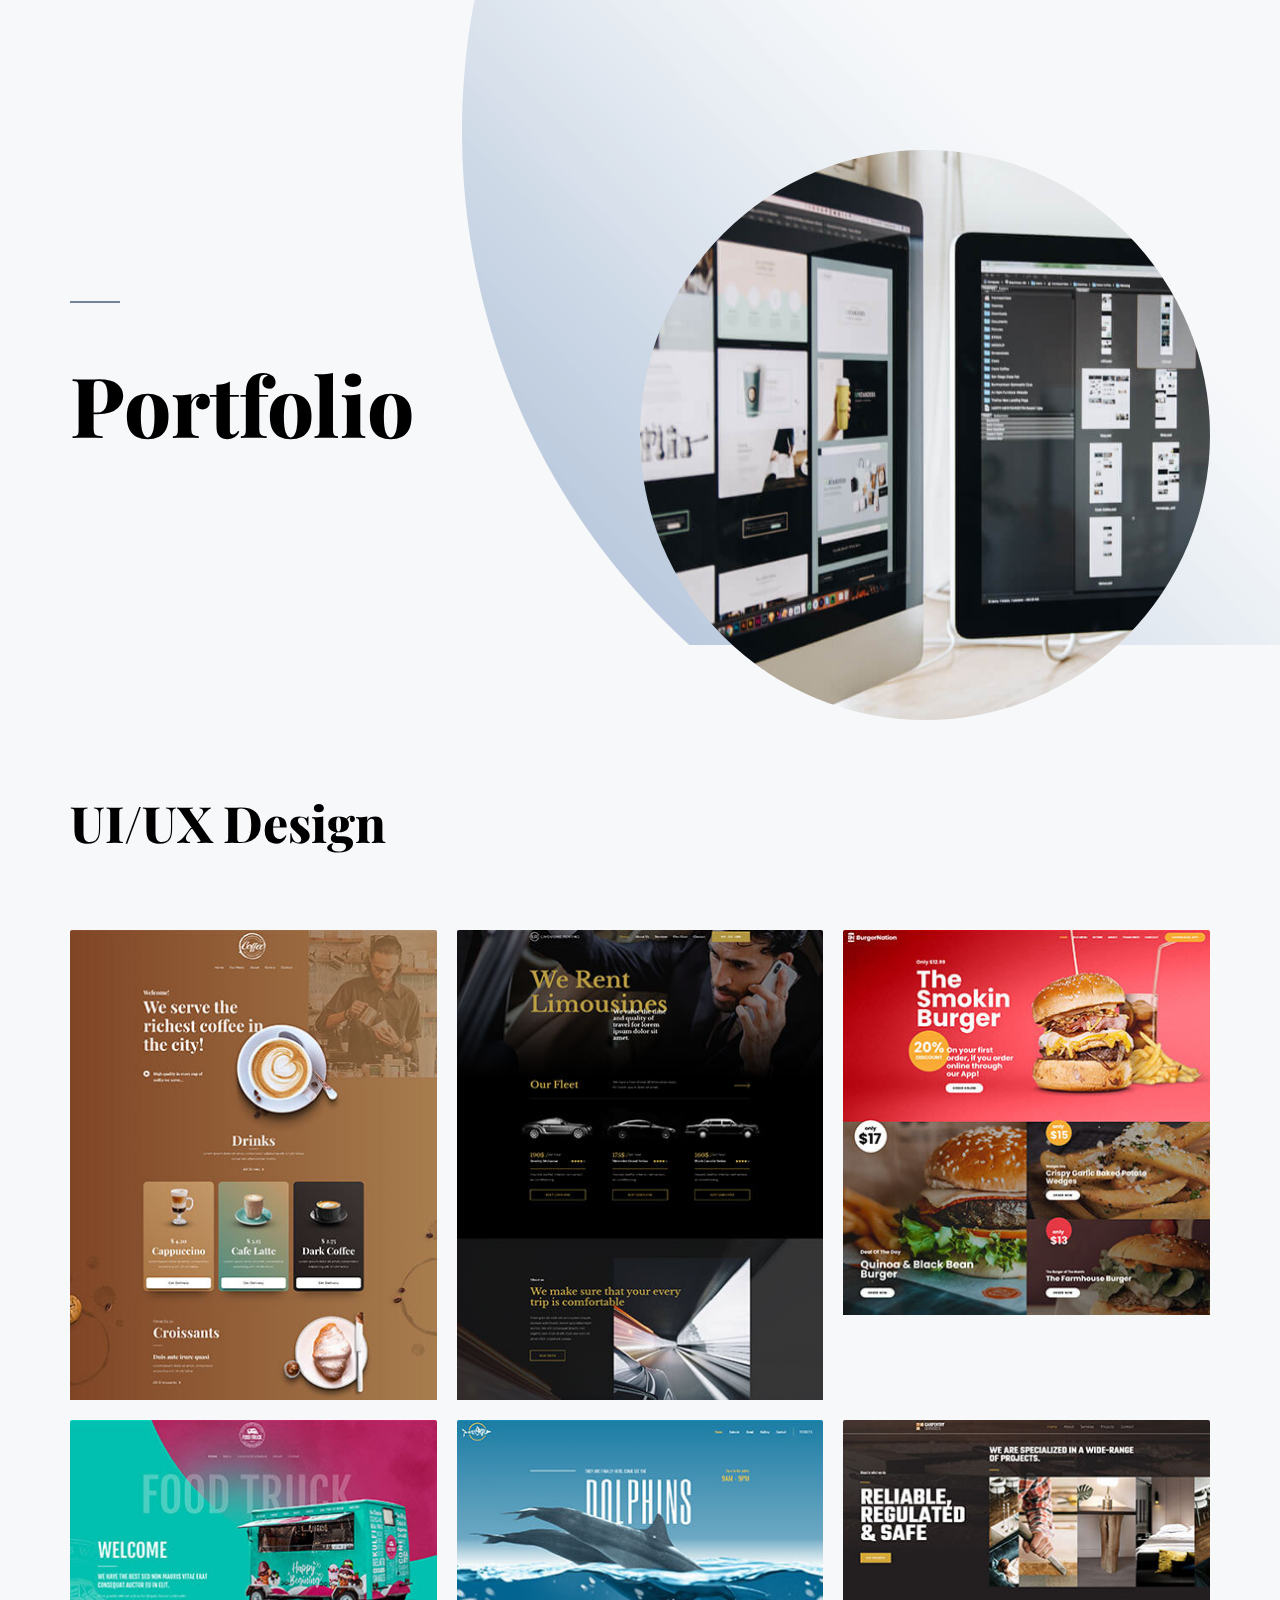
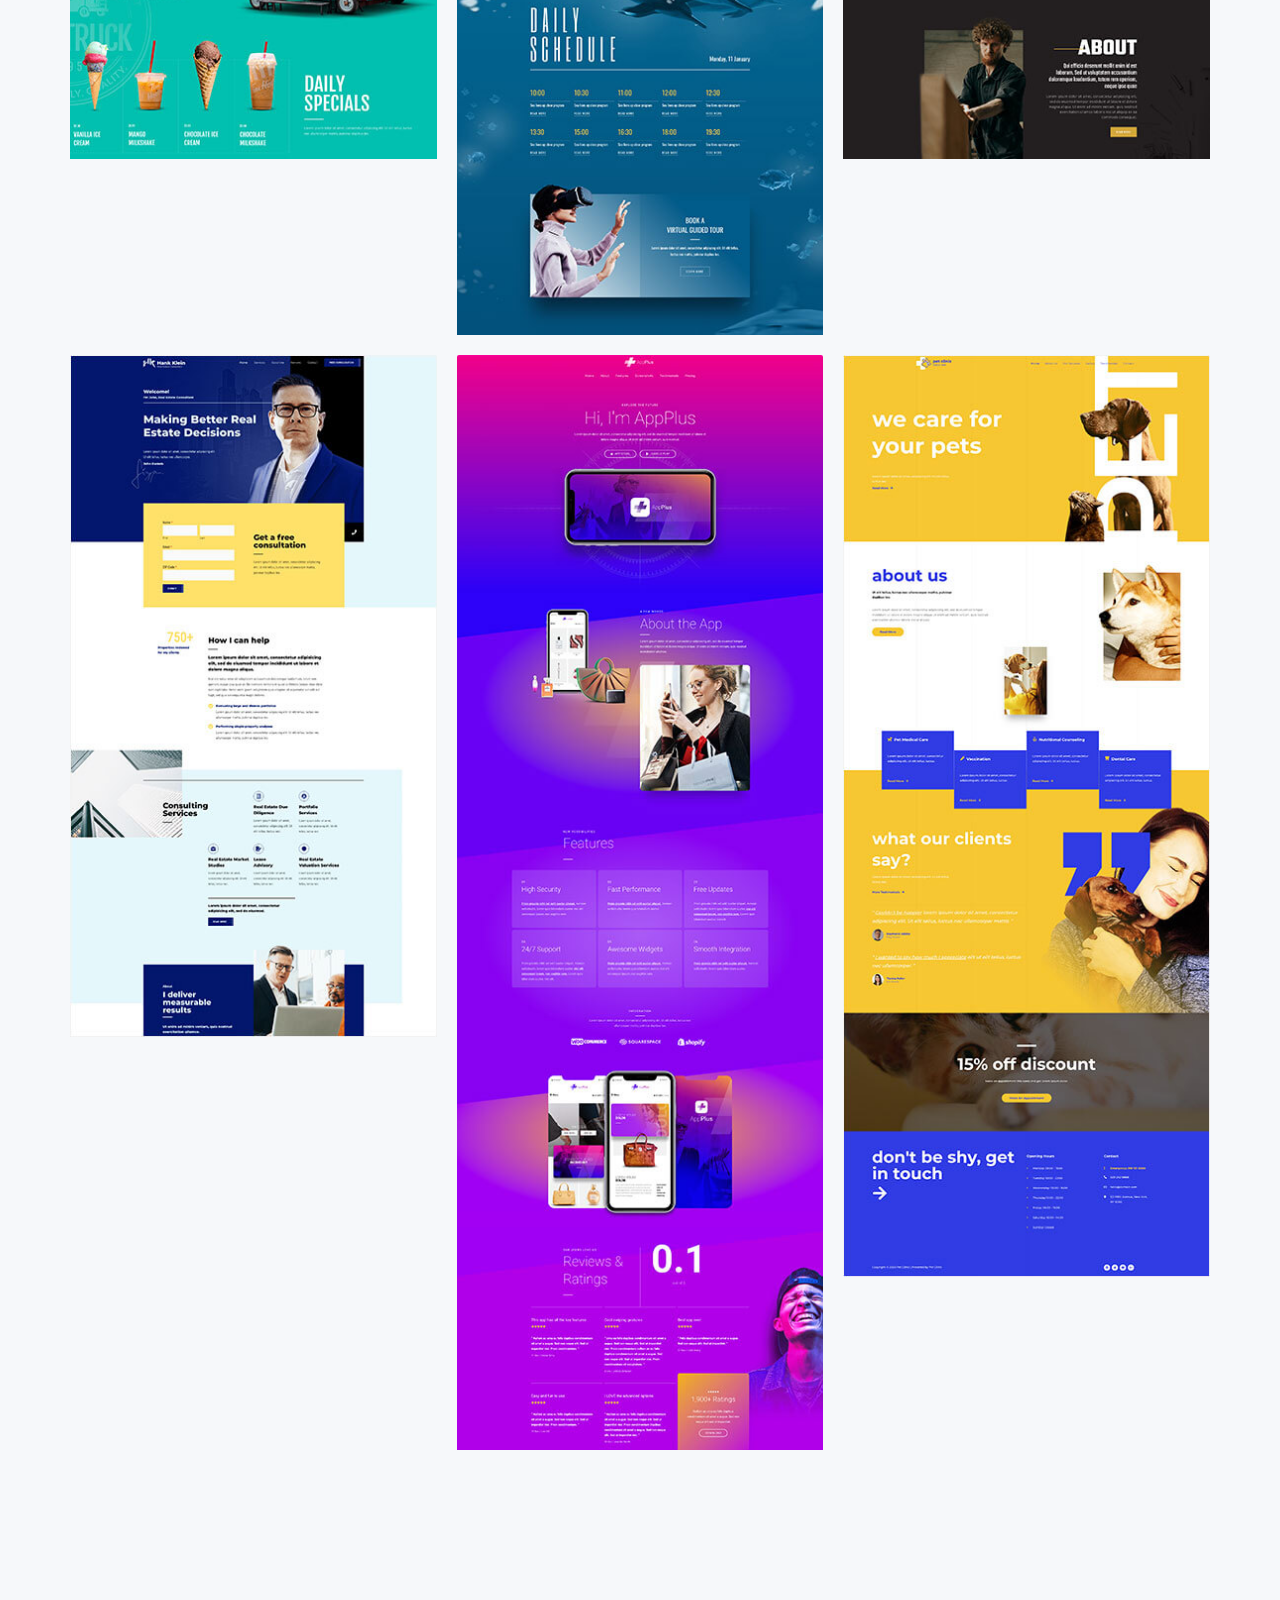
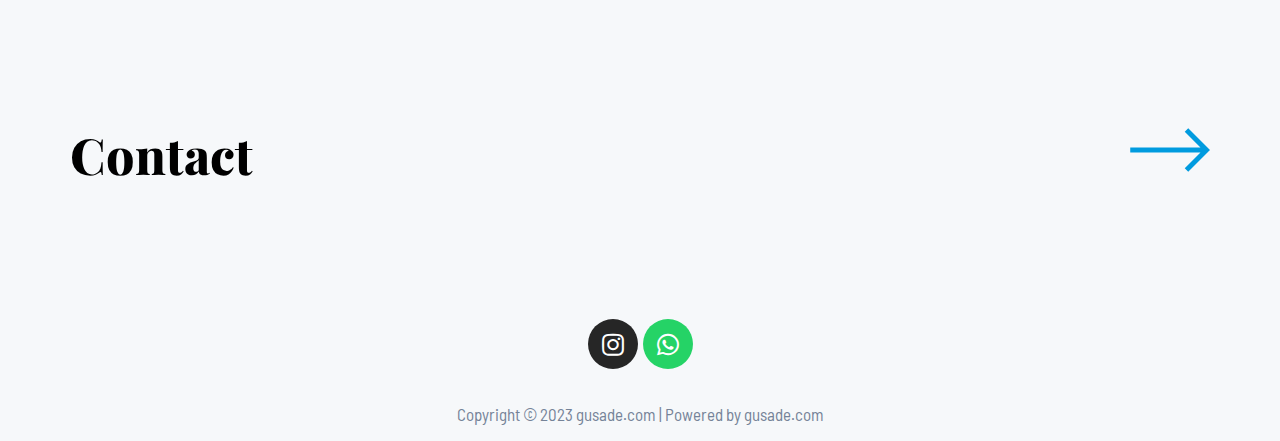
<file: portfolio/index.html>
<!DOCTYPE html>
<html lang="id">
<head>
<meta charset="UTF-8">
<meta name="viewport" content="width=device-width, initial-scale=1">
<link rel="profile" href="https://gmpg.org/xfn/11">

<title>Portfolio &#8211; gusade.com</title>
<meta name="robots" content="noindex, nofollow">
<link rel="dns-prefetch" href="//fonts.googleapis.com">
<link rel="alternate" type="application/rss+xml" title="gusade.com &raquo; Feed" href="http://mumunney.github.io/mumunweb/feed/">
<link rel="alternate" type="application/rss+xml" title="gusade.com &raquo; Umpan Komentar" href="http://mumunney.github.io/mumunweb/comments/feed/">
<script>
window._wpemojiSettings = {"baseUrl":"https:\/\/s.w.org\/images\/core\/emoji\/14.0.0\/72x72\/","ext":".png","svgUrl":"https:\/\/s.w.org\/images\/core\/emoji\/14.0.0\/svg\/","svgExt":".svg","source":{"concatemoji":"http:\/\/mumunney.github.io\/mumunweb\/wp-includes\/js\/wp-emoji-release.min.js?ver=6.1.1"}};
/*! This file is auto-generated */
!function(e,a,t){var n,r,o,i=a.createElement("canvas"),p=i.getContext&&i.getContext("2d");function s(e,t){var a=String.fromCharCode,e=(p.clearRect(0,0,i.width,i.height),p.fillText(a.apply(this,e),0,0),i.toDataURL());return p.clearRect(0,0,i.width,i.height),p.fillText(a.apply(this,t),0,0),e===i.toDataURL()}function c(e){var t=a.createElement("script");t.src=e,t.defer=t.type="text/javascript",a.getElementsByTagName("head")[0].appendChild(t)}for(o=Array("flag","emoji"),t.supports={everything:!0,everythingExceptFlag:!0},r=0;r<o.length;r++)t.supports[o[r]]=function(e){if(p&&p.fillText)switch(p.textBaseline="top",p.font="600 32px Arial",e){case"flag":return s([127987,65039,8205,9895,65039],[127987,65039,8203,9895,65039])?!1:!s([55356,56826,55356,56819],[55356,56826,8203,55356,56819])&&!s([55356,57332,56128,56423,56128,56418,56128,56421,56128,56430,56128,56423,56128,56447],[55356,57332,8203,56128,56423,8203,56128,56418,8203,56128,56421,8203,56128,56430,8203,56128,56423,8203,56128,56447]);case"emoji":return!s([129777,127995,8205,129778,127999],[129777,127995,8203,129778,127999])}return!1}(o[r]),t.supports.everything=t.supports.everything&&t.supports[o[r]],"flag"!==o[r]&&(t.supports.everythingExceptFlag=t.supports.everythingExceptFlag&&t.supports[o[r]]);t.supports.everythingExceptFlag=t.supports.everythingExceptFlag&&!t.supports.flag,t.DOMReady=!1,t.readyCallback=function(){t.DOMReady=!0},t.supports.everything||(n=function(){t.readyCallback()},a.addEventListener?(a.addEventListener("DOMContentLoaded",n,!1),e.addEventListener("load",n,!1)):(e.attachEvent("onload",n),a.attachEvent("onreadystatechange",function(){"complete"===a.readyState&&t.readyCallback()})),(e=t.source||{}).concatemoji?c(e.concatemoji):e.wpemoji&&e.twemoji&&(c(e.twemoji),c(e.wpemoji)))}(window,document,window._wpemojiSettings);
</script>
<style>img.wp-smiley,
img.emoji {
	display: inline !important;
	border: none !important;
	box-shadow: none !important;
	height: 1em !important;
	width: 1em !important;
	margin: 0 0.07em !important;
	vertical-align: -0.1em !important;
	background: none !important;
	padding: 0 !important;
}</style>
	<link rel="stylesheet" id="astra-theme-css-css" href="http://mumunney.github.io/mumunweb/wp-content/themes/astra/assets/css/minified/main.min.css?ver=4.0.2" media="all">
<style id="astra-theme-css-inline-css">.ast-no-sidebar .entry-content .alignfull {margin-left: calc( -50vw + 50%);margin-right: calc( -50vw + 50%);max-width: 100vw;width: 100vw;}.ast-no-sidebar .entry-content .alignwide {margin-left: calc(-41vw + 50%);margin-right: calc(-41vw + 50%);max-width: unset;width: unset;}.ast-no-sidebar .entry-content .alignfull .alignfull,.ast-no-sidebar .entry-content .alignfull .alignwide,.ast-no-sidebar .entry-content .alignwide .alignfull,.ast-no-sidebar .entry-content .alignwide .alignwide,.ast-no-sidebar .entry-content .wp-block-column .alignfull,.ast-no-sidebar .entry-content .wp-block-column .alignwide{width: 100%;margin-left: auto;margin-right: auto;}.wp-block-gallery,.blocks-gallery-grid {margin: 0;}.wp-block-separator {max-width: 100px;}.wp-block-separator.is-style-wide,.wp-block-separator.is-style-dots {max-width: none;}.entry-content .has-2-columns .wp-block-column:first-child {padding-right: 10px;}.entry-content .has-2-columns .wp-block-column:last-child {padding-left: 10px;}@media (max-width: 782px) {.entry-content .wp-block-columns .wp-block-column {flex-basis: 100%;}.entry-content .has-2-columns .wp-block-column:first-child {padding-right: 0;}.entry-content .has-2-columns .wp-block-column:last-child {padding-left: 0;}}body .entry-content .wp-block-latest-posts {margin-left: 0;}body .entry-content .wp-block-latest-posts li {list-style: none;}.ast-no-sidebar .ast-container .entry-content .wp-block-latest-posts {margin-left: 0;}.ast-header-break-point .entry-content .alignwide {margin-left: auto;margin-right: auto;}.entry-content .blocks-gallery-item img {margin-bottom: auto;}.wp-block-pullquote {border-top: 4px solid #555d66;border-bottom: 4px solid #555d66;color: #40464d;}:root{--ast-container-default-xlg-padding:6.67em;--ast-container-default-lg-padding:5.67em;--ast-container-default-slg-padding:4.34em;--ast-container-default-md-padding:3.34em;--ast-container-default-sm-padding:6.67em;--ast-container-default-xs-padding:2.4em;--ast-container-default-xxs-padding:1.4em;--ast-code-block-background:#EEEEEE;--ast-comment-inputs-background:#FAFAFA;}html{font-size:106.25%;}a,.page-title{color:var(--ast-global-color-2);}a:hover,a:focus{color:var(--ast-global-color-1);}body,button,input,select,textarea,.ast-button,.ast-custom-button{font-family:'Barlow Semi Condensed',sans-serif;font-weight:400;font-size:17px;font-size:1rem;}blockquote{color:var(--ast-global-color-3);}h1,.entry-content h1,h2,.entry-content h2,h3,.entry-content h3,h4,.entry-content h4,h5,.entry-content h5,h6,.entry-content h6,.site-title,.site-title a{font-family:'Barlow Semi Condensed',sans-serif;font-weight:500;}.site-title{font-size:35px;font-size:2.0588235294118rem;display:none;}.site-header .site-description{font-size:15px;font-size:0.88235294117647rem;display:none;}.entry-title{font-size:30px;font-size:1.7647058823529rem;}h1,.entry-content h1{font-size:83px;font-size:4.8823529411765rem;font-weight:800;font-family:'Playfair Display',serif;line-height:1.1em;}h2,.entry-content h2{font-size:50px;font-size:2.9411764705882rem;font-weight:800;font-family:'Playfair Display',serif;line-height:1.1em;}h3,.entry-content h3{font-size:35px;font-size:2.0588235294118rem;font-weight:800;font-family:'Playfair Display',serif;line-height:1.2em;}h4,.entry-content h4{font-size:22px;font-size:1.2941176470588rem;font-family:'Barlow Semi Condensed',sans-serif;}h5,.entry-content h5{font-size:20px;font-size:1.1764705882353rem;font-family:'Barlow Semi Condensed',sans-serif;}h6,.entry-content h6{font-size:17px;font-size:1rem;font-family:'Barlow Semi Condensed',sans-serif;}::selection{background-color:var(--ast-global-color-0);color:#ffffff;}body,h1,.entry-title a,.entry-content h1,h2,.entry-content h2,h3,.entry-content h3,h4,.entry-content h4,h5,.entry-content h5,h6,.entry-content h6{color:var(--ast-global-color-3);}.tagcloud a:hover,.tagcloud a:focus,.tagcloud a.current-item{color:#ffffff;border-color:var(--ast-global-color-2);background-color:var(--ast-global-color-2);}input:focus,input[type="text"]:focus,input[type="email"]:focus,input[type="url"]:focus,input[type="password"]:focus,input[type="reset"]:focus,input[type="search"]:focus,textarea:focus{border-color:var(--ast-global-color-2);}input[type="radio"]:checked,input[type=reset],input[type="checkbox"]:checked,input[type="checkbox"]:hover:checked,input[type="checkbox"]:focus:checked,input[type=range]::-webkit-slider-thumb{border-color:var(--ast-global-color-2);background-color:var(--ast-global-color-2);box-shadow:none;}.site-footer a:hover + .post-count,.site-footer a:focus + .post-count{background:var(--ast-global-color-2);border-color:var(--ast-global-color-2);}.single .nav-links .nav-previous,.single .nav-links .nav-next{color:var(--ast-global-color-2);}.entry-meta,.entry-meta *{line-height:1.45;color:var(--ast-global-color-2);}.entry-meta a:hover,.entry-meta a:hover *,.entry-meta a:focus,.entry-meta a:focus *,.page-links > .page-link,.page-links .page-link:hover,.post-navigation a:hover{color:var(--ast-global-color-1);}#cat option,.secondary .calendar_wrap thead a,.secondary .calendar_wrap thead a:visited{color:var(--ast-global-color-2);}.secondary .calendar_wrap #today,.ast-progress-val span{background:var(--ast-global-color-2);}.secondary a:hover + .post-count,.secondary a:focus + .post-count{background:var(--ast-global-color-2);border-color:var(--ast-global-color-2);}.calendar_wrap #today > a{color:#ffffff;}.page-links .page-link,.single .post-navigation a{color:var(--ast-global-color-2);}.widget-title{font-size:24px;font-size:1.4117647058824rem;color:var(--ast-global-color-3);}.site-logo-img img{ transition:all 0.2s linear;}.ast-page-builder-template .hentry {margin: 0;}.ast-page-builder-template .site-content > .ast-container {max-width: 100%;padding: 0;}.ast-page-builder-template .site-content #primary {padding: 0;margin: 0;}.ast-page-builder-template .no-results {text-align: center;margin: 4em auto;}.ast-page-builder-template .ast-pagination {padding: 2em;}.ast-page-builder-template .entry-header.ast-no-title.ast-no-thumbnail {margin-top: 0;}.ast-page-builder-template .entry-header.ast-header-without-markup {margin-top: 0;margin-bottom: 0;}.ast-page-builder-template .entry-header.ast-no-title.ast-no-meta {margin-bottom: 0;}.ast-page-builder-template.single .post-navigation {padding-bottom: 2em;}.ast-page-builder-template.single-post .site-content > .ast-container {max-width: 100%;}.ast-page-builder-template .entry-header {margin-top: 4em;margin-left: auto;margin-right: auto;padding-left: 20px;padding-right: 20px;}.single.ast-page-builder-template .entry-header {padding-left: 20px;padding-right: 20px;}.ast-page-builder-template .ast-archive-description {margin: 4em auto 0;padding-left: 20px;padding-right: 20px;}.ast-page-builder-template.ast-no-sidebar .entry-content .alignwide {margin-left: 0;margin-right: 0;}@media (max-width:921px){#ast-desktop-header{display:none;}}@media (min-width:921px){#ast-mobile-header{display:none;}}.wp-block-buttons.aligncenter{justify-content:center;}@media (max-width:921px){.ast-theme-transparent-header #primary,.ast-theme-transparent-header #secondary{padding:0;}}@media (max-width:921px){.ast-plain-container.ast-no-sidebar #primary{padding:0;}}.ast-plain-container.ast-no-sidebar #primary{margin-top:0;margin-bottom:0;}@media (min-width:1200px){.wp-block-group .has-background{padding:20px;}}@media (min-width:1200px){.ast-no-sidebar.ast-separate-container .entry-content .wp-block-group.alignwide,.ast-no-sidebar.ast-separate-container .entry-content .wp-block-cover.alignwide{margin-left:-20px;margin-right:-20px;padding-left:20px;padding-right:20px;}.ast-no-sidebar.ast-separate-container .entry-content .wp-block-cover.alignfull,.ast-no-sidebar.ast-separate-container .entry-content .wp-block-group.alignfull{margin-left:-6.67em;margin-right:-6.67em;padding-left:6.67em;padding-right:6.67em;}}@media (min-width:1200px){.wp-block-cover-image.alignwide .wp-block-cover__inner-container,.wp-block-cover.alignwide .wp-block-cover__inner-container,.wp-block-cover-image.alignfull .wp-block-cover__inner-container,.wp-block-cover.alignfull .wp-block-cover__inner-container{width:100%;}}.wp-block-columns{margin-bottom:unset;}.wp-block-image.size-full{margin:2rem 0;}.wp-block-separator.has-background{padding:0;}.wp-block-gallery{margin-bottom:1.6em;}.wp-block-group{padding-top:4em;padding-bottom:4em;}.wp-block-group__inner-container .wp-block-columns:last-child,.wp-block-group__inner-container :last-child,.wp-block-table table{margin-bottom:0;}.blocks-gallery-grid{width:100%;}.wp-block-navigation-link__content{padding:5px 0;}.wp-block-group .wp-block-group .has-text-align-center,.wp-block-group .wp-block-column .has-text-align-center{max-width:100%;}.has-text-align-center{margin:0 auto;}@media (min-width:1200px){.wp-block-cover__inner-container,.alignwide .wp-block-group__inner-container,.alignfull .wp-block-group__inner-container{max-width:1200px;margin:0 auto;}.wp-block-group.alignnone,.wp-block-group.aligncenter,.wp-block-group.alignleft,.wp-block-group.alignright,.wp-block-group.alignwide,.wp-block-columns.alignwide{margin:2rem 0 1rem 0;}}@media (max-width:1200px){.wp-block-group{padding:3em;}.wp-block-group .wp-block-group{padding:1.5em;}.wp-block-columns,.wp-block-column{margin:1rem 0;}}@media (min-width:921px){.wp-block-columns .wp-block-group{padding:2em;}}@media (max-width:544px){.wp-block-cover-image .wp-block-cover__inner-container,.wp-block-cover .wp-block-cover__inner-container{width:unset;}.wp-block-cover,.wp-block-cover-image{padding:2em 0;}.wp-block-group,.wp-block-cover{padding:2em;}.wp-block-media-text__media img,.wp-block-media-text__media video{width:unset;max-width:100%;}.wp-block-media-text.has-background .wp-block-media-text__content{padding:1em;}}.wp-block-image.aligncenter{margin-left:auto;margin-right:auto;}.wp-block-table.aligncenter{margin-left:auto;margin-right:auto;}@media (min-width:544px){.entry-content .wp-block-media-text.has-media-on-the-right .wp-block-media-text__content{padding:0 8% 0 0;}.entry-content .wp-block-media-text .wp-block-media-text__content{padding:0 0 0 8%;}.ast-plain-container .site-content .entry-content .has-custom-content-position.is-position-bottom-left > *,.ast-plain-container .site-content .entry-content .has-custom-content-position.is-position-bottom-right > *,.ast-plain-container .site-content .entry-content .has-custom-content-position.is-position-top-left > *,.ast-plain-container .site-content .entry-content .has-custom-content-position.is-position-top-right > *,.ast-plain-container .site-content .entry-content .has-custom-content-position.is-position-center-right > *,.ast-plain-container .site-content .entry-content .has-custom-content-position.is-position-center-left > *{margin:0;}}@media (max-width:544px){.entry-content .wp-block-media-text .wp-block-media-text__content{padding:8% 0;}.wp-block-media-text .wp-block-media-text__media img{width:auto;max-width:100%;}}.wp-block-button.is-style-outline .wp-block-button__link{border-color:rgba(0,0,0,0);border-top-width:2px;border-right-width:2px;border-bottom-width:2px;border-left-width:2px;}.wp-block-button.is-style-outline > .wp-block-button__link:not(.has-text-color),.wp-block-button.wp-block-button__link.is-style-outline:not(.has-text-color){color:rgba(0,0,0,0);}.wp-block-button.is-style-outline .wp-block-button__link:hover,.wp-block-button.is-style-outline .wp-block-button__link:focus{color:var(--ast-global-color-2) !important;background-color:rgba(0,0,0,0);border-color:rgba(0,0,0,0);}.post-page-numbers.current .page-link,.ast-pagination .page-numbers.current{color:#ffffff;border-color:var(--ast-global-color-0);background-color:var(--ast-global-color-0);border-radius:2px;}@media (max-width:921px){.wp-block-button.is-style-outline .wp-block-button__link{padding-top:calc(15px - 2px);padding-right:calc(30px - 2px);padding-bottom:calc(15px - 2px);padding-left:calc(30px - 2px);}}@media (max-width:544px){.wp-block-button.is-style-outline .wp-block-button__link{padding-top:calc(15px - 2px);padding-right:calc(30px - 2px);padding-bottom:calc(15px - 2px);padding-left:calc(30px - 2px);}}@media (min-width:544px){.entry-content > .alignleft{margin-right:20px;}.entry-content > .alignright{margin-left:20px;}.wp-block-group.has-background{padding:20px;}}@media (max-width:921px){.ast-separate-container #primary,.ast-separate-container #secondary{padding:1.5em 0;}#primary,#secondary{padding:1.5em 0;margin:0;}.ast-left-sidebar #content > .ast-container{display:flex;flex-direction:column-reverse;width:100%;}.ast-separate-container .ast-article-post,.ast-separate-container .ast-article-single{padding:1.5em 2.14em;}.ast-author-box img.avatar{margin:20px 0 0 0;}}@media (min-width:922px){.ast-separate-container.ast-right-sidebar #primary,.ast-separate-container.ast-left-sidebar #primary{border:0;}.search-no-results.ast-separate-container #primary{margin-bottom:4em;}}.elementor-button-wrapper .elementor-button{border-style:solid;text-decoration:none;border-top-width:0;border-right-width:0;border-left-width:0;border-bottom-width:0;}body .elementor-button.elementor-size-sm,body .elementor-button.elementor-size-xs,body .elementor-button.elementor-size-md,body .elementor-button.elementor-size-lg,body .elementor-button.elementor-size-xl,body .elementor-button{border-radius:2px;padding-top:0px;padding-right:0px;padding-bottom:0px;padding-left:0px;}.elementor-button-wrapper .elementor-button{border-color:rgba(0,0,0,0);background-color:rgba(0,0,0,0);}.elementor-button-wrapper .elementor-button:hover,.elementor-button-wrapper .elementor-button:focus{color:var(--ast-global-color-2);background-color:rgba(0,0,0,0);border-color:rgba(0,0,0,0);}.wp-block-button .wp-block-button__link ,.elementor-button-wrapper .elementor-button,.elementor-button-wrapper .elementor-button:visited{color:var(--ast-global-color-0);}.elementor-button-wrapper .elementor-button{font-size:16px;font-size:0.94117647058824rem;line-height:1em;text-transform:uppercase;letter-spacing:2px;}body .elementor-button.elementor-size-sm,body .elementor-button.elementor-size-xs,body .elementor-button.elementor-size-md,body .elementor-button.elementor-size-lg,body .elementor-button.elementor-size-xl,body .elementor-button{font-size:16px;font-size:0.94117647058824rem;}.wp-block-button .wp-block-button__link:hover,.wp-block-button .wp-block-button__link:focus{color:var(--ast-global-color-2);background-color:rgba(0,0,0,0);border-color:rgba(0,0,0,0);}.elementor-widget-heading h1.elementor-heading-title{line-height:1.1em;}.elementor-widget-heading h2.elementor-heading-title{line-height:1.1em;}.elementor-widget-heading h3.elementor-heading-title{line-height:1.2em;}.wp-block-button .wp-block-button__link{border:none;background-color:rgba(0,0,0,0);color:var(--ast-global-color-0);font-family:inherit;font-weight:inherit;line-height:1em;text-transform:uppercase;letter-spacing:2px;font-size:16px;font-size:0.94117647058824rem;border-radius:2px;padding:15px 30px;}.wp-block-button.is-style-outline .wp-block-button__link{border-style:solid;border-top-width:2px;border-right-width:2px;border-left-width:2px;border-bottom-width:2px;border-color:rgba(0,0,0,0);padding-top:calc(15px - 2px);padding-right:calc(30px - 2px);padding-bottom:calc(15px - 2px);padding-left:calc(30px - 2px);}@media (max-width:921px){.wp-block-button .wp-block-button__link{border:none;padding:15px 30px;}.wp-block-button.is-style-outline .wp-block-button__link{padding-top:calc(15px - 2px);padding-right:calc(30px - 2px);padding-bottom:calc(15px - 2px);padding-left:calc(30px - 2px);}}@media (max-width:544px){.wp-block-button .wp-block-button__link{border:none;padding:15px 30px;}.wp-block-button.is-style-outline .wp-block-button__link{padding-top:calc(15px - 2px);padding-right:calc(30px - 2px);padding-bottom:calc(15px - 2px);padding-left:calc(30px - 2px);}}.menu-toggle,button,.ast-button,.ast-custom-button,.button,input#submit,input[type="button"],input[type="submit"],input[type="reset"]{border-style:solid;border-top-width:0;border-right-width:0;border-left-width:0;border-bottom-width:0;color:var(--ast-global-color-0);border-color:rgba(0,0,0,0);background-color:rgba(0,0,0,0);border-radius:2px;padding-top:0px;padding-right:0px;padding-bottom:0px;padding-left:0px;font-family:inherit;font-weight:inherit;font-size:16px;font-size:0.94117647058824rem;line-height:1em;text-transform:uppercase;letter-spacing:2px;}button:focus,.menu-toggle:hover,button:hover,.ast-button:hover,.ast-custom-button:hover .button:hover,.ast-custom-button:hover ,input[type=reset]:hover,input[type=reset]:focus,input#submit:hover,input#submit:focus,input[type="button"]:hover,input[type="button"]:focus,input[type="submit"]:hover,input[type="submit"]:focus{color:var(--ast-global-color-2);background-color:rgba(0,0,0,0);border-color:rgba(0,0,0,0);}@media (min-width:544px){.ast-container{max-width:100%;}}@media (max-width:544px){.ast-separate-container .ast-article-post,.ast-separate-container .ast-article-single,.ast-separate-container .comments-title,.ast-separate-container .ast-archive-description{padding:1.5em 1em;}.ast-separate-container #content .ast-container{padding-left:0.54em;padding-right:0.54em;}.ast-separate-container .ast-comment-list li.depth-1{padding:1.5em 1em;margin-bottom:1.5em;}.ast-separate-container .ast-comment-list .bypostauthor{padding:.5em;}.ast-search-menu-icon.ast-dropdown-active .search-field{width:170px;}}@media (max-width:921px){.ast-mobile-header-stack .main-header-bar .ast-search-menu-icon{display:inline-block;}.ast-header-break-point.ast-header-custom-item-outside .ast-mobile-header-stack .main-header-bar .ast-search-icon{margin:0;}.ast-comment-avatar-wrap img{max-width:2.5em;}.ast-separate-container .ast-comment-list li.depth-1{padding:1.5em 2.14em;}.ast-separate-container .comment-respond{padding:2em 2.14em;}.ast-comment-meta{padding:0 1.8888em 1.3333em;}}body,.ast-separate-container{background-color:var(--ast-global-color-4);;background-image:none;;}.ast-no-sidebar.ast-separate-container .entry-content .alignfull {margin-left: -6.67em;margin-right: -6.67em;width: auto;}@media (max-width: 1200px) {.ast-no-sidebar.ast-separate-container .entry-content .alignfull {margin-left: -2.4em;margin-right: -2.4em;}}@media (max-width: 768px) {.ast-no-sidebar.ast-separate-container .entry-content .alignfull {margin-left: -2.14em;margin-right: -2.14em;}}@media (max-width: 544px) {.ast-no-sidebar.ast-separate-container .entry-content .alignfull {margin-left: -1em;margin-right: -1em;}}.ast-no-sidebar.ast-separate-container .entry-content .alignwide {margin-left: -20px;margin-right: -20px;}.ast-no-sidebar.ast-separate-container .entry-content .wp-block-column .alignfull,.ast-no-sidebar.ast-separate-container .entry-content .wp-block-column .alignwide {margin-left: auto;margin-right: auto;width: 100%;}@media (max-width:921px){.site-title{display:none;}.site-header .site-description{display:none;}.entry-title{font-size:30px;}h1,.entry-content h1{font-size:60px;}h2,.entry-content h2{font-size:43px;}h3,.entry-content h3{font-size:30px;}}@media (max-width:544px){.site-title{display:none;}.site-header .site-description{display:none;}.entry-title{font-size:30px;}h1,.entry-content h1{font-size:45px;}h2,.entry-content h2{font-size:35px;}h3,.entry-content h3{font-size:20px;}}@media (max-width:921px){html{font-size:96.9%;}}@media (max-width:544px){html{font-size:96.9%;}}@media (min-width:922px){.ast-container{max-width:1240px;}}@media (min-width:922px){.site-content .ast-container{display:flex;}}@media (max-width:921px){.site-content .ast-container{flex-direction:column;}}@media (min-width:922px){.main-header-menu .sub-menu .menu-item.ast-left-align-sub-menu:hover > .sub-menu,.main-header-menu .sub-menu .menu-item.ast-left-align-sub-menu.focus > .sub-menu{margin-left:-0px;}}.ast-theme-transparent-header [data-section="section-header-mobile-trigger"] .ast-button-wrap .mobile-menu-toggle-icon .ast-mobile-svg{fill:var(--ast-global-color-2);}.ast-theme-transparent-header [data-section="section-header-mobile-trigger"] .ast-button-wrap .mobile-menu-wrap .mobile-menu{color:var(--ast-global-color-2);}.ast-theme-transparent-header [data-section="section-header-mobile-trigger"] .ast-button-wrap .ast-mobile-menu-trigger-minimal{background:transparent;}blockquote {padding: 1.2em;}:root .has-ast-global-color-0-color{color:var(--ast-global-color-0);}:root .has-ast-global-color-0-background-color{background-color:var(--ast-global-color-0);}:root .wp-block-button .has-ast-global-color-0-color{color:var(--ast-global-color-0);}:root .wp-block-button .has-ast-global-color-0-background-color{background-color:var(--ast-global-color-0);}:root .has-ast-global-color-1-color{color:var(--ast-global-color-1);}:root .has-ast-global-color-1-background-color{background-color:var(--ast-global-color-1);}:root .wp-block-button .has-ast-global-color-1-color{color:var(--ast-global-color-1);}:root .wp-block-button .has-ast-global-color-1-background-color{background-color:var(--ast-global-color-1);}:root .has-ast-global-color-2-color{color:var(--ast-global-color-2);}:root .has-ast-global-color-2-background-color{background-color:var(--ast-global-color-2);}:root .wp-block-button .has-ast-global-color-2-color{color:var(--ast-global-color-2);}:root .wp-block-button .has-ast-global-color-2-background-color{background-color:var(--ast-global-color-2);}:root .has-ast-global-color-3-color{color:var(--ast-global-color-3);}:root .has-ast-global-color-3-background-color{background-color:var(--ast-global-color-3);}:root .wp-block-button .has-ast-global-color-3-color{color:var(--ast-global-color-3);}:root .wp-block-button .has-ast-global-color-3-background-color{background-color:var(--ast-global-color-3);}:root .has-ast-global-color-4-color{color:var(--ast-global-color-4);}:root .has-ast-global-color-4-background-color{background-color:var(--ast-global-color-4);}:root .wp-block-button .has-ast-global-color-4-color{color:var(--ast-global-color-4);}:root .wp-block-button .has-ast-global-color-4-background-color{background-color:var(--ast-global-color-4);}:root .has-ast-global-color-5-color{color:var(--ast-global-color-5);}:root .has-ast-global-color-5-background-color{background-color:var(--ast-global-color-5);}:root .wp-block-button .has-ast-global-color-5-color{color:var(--ast-global-color-5);}:root .wp-block-button .has-ast-global-color-5-background-color{background-color:var(--ast-global-color-5);}:root .has-ast-global-color-6-color{color:var(--ast-global-color-6);}:root .has-ast-global-color-6-background-color{background-color:var(--ast-global-color-6);}:root .wp-block-button .has-ast-global-color-6-color{color:var(--ast-global-color-6);}:root .wp-block-button .has-ast-global-color-6-background-color{background-color:var(--ast-global-color-6);}:root .has-ast-global-color-7-color{color:var(--ast-global-color-7);}:root .has-ast-global-color-7-background-color{background-color:var(--ast-global-color-7);}:root .wp-block-button .has-ast-global-color-7-color{color:var(--ast-global-color-7);}:root .wp-block-button .has-ast-global-color-7-background-color{background-color:var(--ast-global-color-7);}:root .has-ast-global-color-8-color{color:var(--ast-global-color-8);}:root .has-ast-global-color-8-background-color{background-color:var(--ast-global-color-8);}:root .wp-block-button .has-ast-global-color-8-color{color:var(--ast-global-color-8);}:root .wp-block-button .has-ast-global-color-8-background-color{background-color:var(--ast-global-color-8);}:root{--ast-global-color-0:#009bdf;--ast-global-color-1:#009bdf;--ast-global-color-2:#000000;--ast-global-color-3:#758398;--ast-global-color-4:#f6f8fa;--ast-global-color-5:#ffffff;--ast-global-color-6:#243673;--ast-global-color-7:#FBFCFF;--ast-global-color-8:#BFD1FF;}:root {--ast-border-color : #dddddd;}.ast-single-entry-banner {-js-display: flex;display: flex;flex-direction: column;justify-content: center;text-align: center;position: relative;background: #eeeeee;}.ast-single-entry-banner[data-banner-layout="layout-1"] {max-width: 1200px;background: inherit;padding: 20px 0;}.ast-single-entry-banner[data-banner-width-type="custom"] {margin: 0 auto;width: 100%;}.ast-single-entry-banner + .site-content .entry-header {margin-bottom: 0;}header.entry-header .entry-title{font-size:30px;font-size:1.7647058823529rem;}header.entry-header > *:not(:last-child){margin-bottom:10px;}.ast-archive-entry-banner {-js-display: flex;display: flex;flex-direction: column;justify-content: center;text-align: center;position: relative;background: #eeeeee;}.ast-archive-entry-banner[data-banner-width-type="custom"] {margin: 0 auto;width: 100%;}.ast-archive-entry-banner[data-banner-layout="layout-1"] {background: inherit;padding: 20px 0;text-align: left;}body.archive .ast-archive-description{max-width:1200px;width:100%;text-align:left;padding-top:3em;padding-right:3em;padding-bottom:3em;padding-left:3em;}body.archive .ast-archive-description .ast-archive-title,body.archive .ast-archive-description .ast-archive-title *{font-size:40px;font-size:2.3529411764706rem;}body.archive .ast-archive-description > *:not(:last-child){margin-bottom:10px;}@media (max-width:921px){body.archive .ast-archive-description{text-align:left;}}@media (max-width:544px){body.archive .ast-archive-description{text-align:left;}}.ast-theme-transparent-header #masthead .site-logo-img .transparent-custom-logo .astra-logo-svg{width:150px;}.ast-theme-transparent-header #masthead .site-logo-img .transparent-custom-logo img{ max-width:150px;}@media (max-width:921px){.ast-theme-transparent-header #masthead .site-logo-img .transparent-custom-logo .astra-logo-svg{width:120px;}.ast-theme-transparent-header #masthead .site-logo-img .transparent-custom-logo img{ max-width:120px;}}@media (max-width:543px){.ast-theme-transparent-header #masthead .site-logo-img .transparent-custom-logo .astra-logo-svg{width:100px;}.ast-theme-transparent-header #masthead .site-logo-img .transparent-custom-logo img{ max-width:100px;}}@media (min-width:921px){.ast-theme-transparent-header #masthead{position:absolute;left:0;right:0;}.ast-theme-transparent-header .main-header-bar,.ast-theme-transparent-header.ast-header-break-point .main-header-bar{background:none;}body.elementor-editor-active.ast-theme-transparent-header #masthead,.fl-builder-edit .ast-theme-transparent-header #masthead,body.vc_editor.ast-theme-transparent-header #masthead,body.brz-ed.ast-theme-transparent-header #masthead{z-index:0;}.ast-header-break-point.ast-replace-site-logo-transparent.ast-theme-transparent-header .custom-mobile-logo-link{display:none;}.ast-header-break-point.ast-replace-site-logo-transparent.ast-theme-transparent-header .transparent-custom-logo{display:inline-block;}.ast-theme-transparent-header .ast-above-header,.ast-theme-transparent-header .ast-above-header.ast-above-header-bar{background-image:none;background-color:transparent;}.ast-theme-transparent-header .ast-below-header{background-image:none;background-color:transparent;}}.ast-theme-transparent-header .ast-builder-menu .main-header-menu,.ast-theme-transparent-header .ast-builder-menu .main-header-menu .menu-link,.ast-theme-transparent-header [CLASS*="ast-builder-menu-"] .main-header-menu .menu-item > .menu-link,.ast-theme-transparent-header .ast-masthead-custom-menu-items,.ast-theme-transparent-header .ast-masthead-custom-menu-items a,.ast-theme-transparent-header .ast-builder-menu .main-header-menu .menu-item > .ast-menu-toggle,.ast-theme-transparent-header .ast-builder-menu .main-header-menu .menu-item > .ast-menu-toggle,.ast-theme-transparent-header .ast-above-header-navigation a,.ast-header-break-point.ast-theme-transparent-header .ast-above-header-navigation a,.ast-header-break-point.ast-theme-transparent-header .ast-above-header-navigation > ul.ast-above-header-menu > .menu-item-has-children:not(.current-menu-item) > .ast-menu-toggle,.ast-theme-transparent-header .ast-below-header-menu,.ast-theme-transparent-header .ast-below-header-menu a,.ast-header-break-point.ast-theme-transparent-header .ast-below-header-menu a,.ast-header-break-point.ast-theme-transparent-header .ast-below-header-menu,.ast-theme-transparent-header .main-header-menu .menu-link{color:var(--ast-global-color-2);}.ast-theme-transparent-header .ast-builder-menu .main-header-menu .menu-item:hover > .menu-link,.ast-theme-transparent-header .ast-builder-menu .main-header-menu .menu-item:hover > .ast-menu-toggle,.ast-theme-transparent-header .ast-builder-menu .main-header-menu .ast-masthead-custom-menu-items a:hover,.ast-theme-transparent-header .ast-builder-menu .main-header-menu .focus > .menu-link,.ast-theme-transparent-header .ast-builder-menu .main-header-menu .focus > .ast-menu-toggle,.ast-theme-transparent-header .ast-builder-menu .main-header-menu .current-menu-item > .menu-link,.ast-theme-transparent-header .ast-builder-menu .main-header-menu .current-menu-ancestor > .menu-link,.ast-theme-transparent-header .ast-builder-menu .main-header-menu .current-menu-item > .ast-menu-toggle,.ast-theme-transparent-header .ast-builder-menu .main-header-menu .current-menu-ancestor > .ast-menu-toggle,.ast-theme-transparent-header [CLASS*="ast-builder-menu-"] .main-header-menu .current-menu-item > .menu-link,.ast-theme-transparent-header [CLASS*="ast-builder-menu-"] .main-header-menu .current-menu-ancestor > .menu-link,.ast-theme-transparent-header [CLASS*="ast-builder-menu-"] .main-header-menu .current-menu-item > .ast-menu-toggle,.ast-theme-transparent-header [CLASS*="ast-builder-menu-"] .main-header-menu .current-menu-ancestor > .ast-menu-toggle,.ast-theme-transparent-header .main-header-menu .menu-item:hover > .menu-link,.ast-theme-transparent-header .main-header-menu .current-menu-item > .menu-link,.ast-theme-transparent-header .main-header-menu .current-menu-ancestor > .menu-link{color:var(--ast-global-color-0);}@media (max-width:921px){.ast-theme-transparent-header #masthead{position:absolute;left:0;right:0;}.ast-theme-transparent-header .main-header-bar,.ast-theme-transparent-header.ast-header-break-point .main-header-bar{background:none;}body.elementor-editor-active.ast-theme-transparent-header #masthead,.fl-builder-edit .ast-theme-transparent-header #masthead,body.vc_editor.ast-theme-transparent-header #masthead,body.brz-ed.ast-theme-transparent-header #masthead{z-index:0;}.ast-header-break-point.ast-replace-site-logo-transparent.ast-theme-transparent-header .custom-mobile-logo-link{display:none;}.ast-header-break-point.ast-replace-site-logo-transparent.ast-theme-transparent-header .transparent-custom-logo{display:inline-block;}.ast-theme-transparent-header .ast-above-header,.ast-theme-transparent-header .ast-above-header.ast-above-header-bar{background-image:none;background-color:transparent;}.ast-theme-transparent-header .ast-below-header{background-image:none;background-color:transparent;}}.ast-theme-transparent-header #ast-desktop-header > [CLASS*="-header-wrap"]:nth-last-child(2) > [CLASS*="-header-bar"],.ast-theme-transparent-header.ast-header-break-point #ast-mobile-header > [CLASS*="-header-wrap"]:nth-last-child(2) > [CLASS*="-header-bar"]{border-bottom-style:none;}.ast-breadcrumbs .trail-browse,.ast-breadcrumbs .trail-items,.ast-breadcrumbs .trail-items li{display:inline-block;margin:0;padding:0;border:none;background:inherit;text-indent:0;}.ast-breadcrumbs .trail-browse{font-size:inherit;font-style:inherit;font-weight:inherit;color:inherit;}.ast-breadcrumbs .trail-items{list-style:none;}.trail-items li::after{padding:0 0.3em;content:"\00bb";}.trail-items li:last-of-type::after{display:none;}h1,.entry-content h1,h2,.entry-content h2,h3,.entry-content h3,h4,.entry-content h4,h5,.entry-content h5,h6,.entry-content h6{color:var(--ast-global-color-2);}@media (max-width:921px){.ast-builder-grid-row-container.ast-builder-grid-row-tablet-3-firstrow .ast-builder-grid-row > *:first-child,.ast-builder-grid-row-container.ast-builder-grid-row-tablet-3-lastrow .ast-builder-grid-row > *:last-child{grid-column:1 / -1;}}@media (max-width:544px){.ast-builder-grid-row-container.ast-builder-grid-row-mobile-3-firstrow .ast-builder-grid-row > *:first-child,.ast-builder-grid-row-container.ast-builder-grid-row-mobile-3-lastrow .ast-builder-grid-row > *:last-child{grid-column:1 / -1;}}.ast-builder-layout-element[data-section="title_tagline"]{display:flex;}@media (max-width:921px){.ast-header-break-point .ast-builder-layout-element[data-section="title_tagline"]{display:flex;}}@media (max-width:544px){.ast-header-break-point .ast-builder-layout-element[data-section="title_tagline"]{display:flex;}}.ast-desktop .ast-menu-hover-style-underline > .menu-item > .menu-link:before,.ast-desktop .ast-menu-hover-style-overline > .menu-item > .menu-link:before {content: "";position: absolute;width: 100%;right: 50%;height: 1px;background-color: transparent;transform: scale(0,0) translate(-50%,0);transition: transform .3s ease-in-out,color .0s ease-in-out;}.ast-desktop .ast-menu-hover-style-underline > .menu-item:hover > .menu-link:before,.ast-desktop .ast-menu-hover-style-overline > .menu-item:hover > .menu-link:before {width: calc(100% - 1.2em);background-color: currentColor;transform: scale(1,1) translate(50%,0);}.ast-desktop .ast-menu-hover-style-underline > .menu-item > .menu-link:before {bottom: 0;}.ast-desktop .ast-menu-hover-style-overline > .menu-item > .menu-link:before {top: 0;}.ast-desktop .ast-menu-hover-style-zoom > .menu-item > .menu-link:hover {transition: all .3s ease;transform: scale(1.2);}.site-footer{background-color:var(--ast-global-color-5);;background-image:none;;}@media (max-width:921px){.ast-hfb-header .site-footer{padding-left:25px;padding-right:25px;}}.elementor-widget-heading .elementor-heading-title{margin:0;}.elementor-page .ast-menu-toggle{color:unset !important;background:unset !important;}.elementor-post.elementor-grid-item.hentry{margin-bottom:0;}.woocommerce div.product .elementor-element.elementor-products-grid .related.products ul.products li.product,.elementor-element .elementor-wc-products .woocommerce[class*='columns-'] ul.products li.product{width:auto;margin:0;float:none;}.ast-left-sidebar .elementor-section.elementor-section-stretched,.ast-right-sidebar .elementor-section.elementor-section-stretched{max-width:100%;left:0 !important;}.elementor-template-full-width .ast-container{display:block;}@media (max-width:544px){.elementor-element .elementor-wc-products .woocommerce[class*="columns-"] ul.products li.product{width:auto;margin:0;}.elementor-element .woocommerce .woocommerce-result-count{float:none;}}.ast-header-break-point .main-header-bar{border-bottom-width:1px;}@media (min-width:922px){.main-header-bar{border-bottom-width:1px;}}.main-header-menu .menu-item, #astra-footer-menu .menu-item, .main-header-bar .ast-masthead-custom-menu-items{-js-display:flex;display:flex;-webkit-box-pack:center;-webkit-justify-content:center;-moz-box-pack:center;-ms-flex-pack:center;justify-content:center;-webkit-box-orient:vertical;-webkit-box-direction:normal;-webkit-flex-direction:column;-moz-box-orient:vertical;-moz-box-direction:normal;-ms-flex-direction:column;flex-direction:column;}.main-header-menu > .menu-item > .menu-link, #astra-footer-menu > .menu-item > .menu-link{height:100%;-webkit-box-align:center;-webkit-align-items:center;-moz-box-align:center;-ms-flex-align:center;align-items:center;-js-display:flex;display:flex;}.ast-header-break-point .main-navigation ul .menu-item .menu-link .icon-arrow:first-of-type svg{top:.2em;margin-top:0px;margin-left:0px;width:.65em;transform:translate(0, -2px) rotateZ(270deg);}.ast-mobile-popup-content .ast-submenu-expanded > .ast-menu-toggle{transform:rotateX(180deg);overflow-y:auto;}.ast-separate-container .blog-layout-1, .ast-separate-container .blog-layout-2, .ast-separate-container .blog-layout-3{background-color:transparent;background-image:none;}.ast-separate-container .ast-article-post{background-color:var(--ast-global-color-5);;background-image:none;;}@media (max-width:921px){.ast-separate-container .ast-article-post{background-color:var(--ast-global-color-5);;background-image:none;;}}@media (max-width:544px){.ast-separate-container .ast-article-post{background-color:var(--ast-global-color-5);;background-image:none;;}}.ast-separate-container .ast-article-single:not(.ast-related-post), .ast-separate-container .comments-area .comment-respond,.ast-separate-container .comments-area .ast-comment-list li, .ast-separate-container .ast-woocommerce-container, .ast-separate-container .error-404, .ast-separate-container .no-results, .single.ast-separate-container  .ast-author-meta, .ast-separate-container .related-posts-title-wrapper, .ast-separate-container.ast-two-container #secondary .widget,.ast-separate-container .comments-count-wrapper, .ast-box-layout.ast-plain-container .site-content,.ast-padded-layout.ast-plain-container .site-content, .ast-separate-container .comments-area .comments-title, .ast-narrow-container .site-content{background-color:var(--ast-global-color-5);;background-image:none;;}@media (max-width:921px){.ast-separate-container .ast-article-single:not(.ast-related-post), .ast-separate-container .comments-area .comment-respond,.ast-separate-container .comments-area .ast-comment-list li, .ast-separate-container .ast-woocommerce-container, .ast-separate-container .error-404, .ast-separate-container .no-results, .single.ast-separate-container  .ast-author-meta, .ast-separate-container .related-posts-title-wrapper, .ast-separate-container.ast-two-container #secondary .widget,.ast-separate-container .comments-count-wrapper, .ast-box-layout.ast-plain-container .site-content,.ast-padded-layout.ast-plain-container .site-content, .ast-separate-container .comments-area .comments-title, .ast-narrow-container .site-content{background-color:var(--ast-global-color-5);;background-image:none;;}}@media (max-width:544px){.ast-separate-container .ast-article-single:not(.ast-related-post), .ast-separate-container .comments-area .comment-respond,.ast-separate-container .comments-area .ast-comment-list li, .ast-separate-container .ast-woocommerce-container, .ast-separate-container .error-404, .ast-separate-container .no-results, .single.ast-separate-container  .ast-author-meta, .ast-separate-container .related-posts-title-wrapper, .ast-separate-container.ast-two-container #secondary .widget,.ast-separate-container .comments-count-wrapper, .ast-box-layout.ast-plain-container .site-content,.ast-padded-layout.ast-plain-container .site-content, .ast-separate-container .comments-area .comments-title, .ast-narrow-container .site-content{background-color:var(--ast-global-color-5);;background-image:none;;}}.ast-mobile-header-content > *,.ast-desktop-header-content > * {padding: 10px 0;height: auto;}.ast-mobile-header-content > *:first-child,.ast-desktop-header-content > *:first-child {padding-top: 10px;}.ast-mobile-header-content > .ast-builder-menu,.ast-desktop-header-content > .ast-builder-menu {padding-top: 0;}.ast-mobile-header-content > *:last-child,.ast-desktop-header-content > *:last-child {padding-bottom: 0;}.ast-mobile-header-content .ast-search-menu-icon.ast-inline-search label,.ast-desktop-header-content .ast-search-menu-icon.ast-inline-search label {width: 100%;}.ast-desktop-header-content .main-header-bar-navigation .ast-submenu-expanded > .ast-menu-toggle::before {transform: rotateX(180deg);}#ast-desktop-header .ast-desktop-header-content,.ast-mobile-header-content .ast-search-icon,.ast-desktop-header-content .ast-search-icon,.ast-mobile-header-wrap .ast-mobile-header-content,.ast-main-header-nav-open.ast-popup-nav-open .ast-mobile-header-wrap .ast-mobile-header-content,.ast-main-header-nav-open.ast-popup-nav-open .ast-desktop-header-content {display: none;}.ast-main-header-nav-open.ast-header-break-point #ast-desktop-header .ast-desktop-header-content,.ast-main-header-nav-open.ast-header-break-point .ast-mobile-header-wrap .ast-mobile-header-content {display: block;}.ast-desktop .ast-desktop-header-content .astra-menu-animation-slide-up > .menu-item > .sub-menu,.ast-desktop .ast-desktop-header-content .astra-menu-animation-slide-up > .menu-item .menu-item > .sub-menu,.ast-desktop .ast-desktop-header-content .astra-menu-animation-slide-down > .menu-item > .sub-menu,.ast-desktop .ast-desktop-header-content .astra-menu-animation-slide-down > .menu-item .menu-item > .sub-menu,.ast-desktop .ast-desktop-header-content .astra-menu-animation-fade > .menu-item > .sub-menu,.ast-desktop .ast-desktop-header-content .astra-menu-animation-fade > .menu-item .menu-item > .sub-menu {opacity: 1;visibility: visible;}.ast-hfb-header.ast-default-menu-enable.ast-header-break-point .ast-mobile-header-wrap .ast-mobile-header-content .main-header-bar-navigation {width: unset;margin: unset;}.ast-mobile-header-content.content-align-flex-end .main-header-bar-navigation .menu-item-has-children > .ast-menu-toggle,.ast-desktop-header-content.content-align-flex-end .main-header-bar-navigation .menu-item-has-children > .ast-menu-toggle {left: calc( 20px - 0.907em);}.ast-mobile-header-content .ast-search-menu-icon,.ast-mobile-header-content .ast-search-menu-icon.slide-search,.ast-desktop-header-content .ast-search-menu-icon,.ast-desktop-header-content .ast-search-menu-icon.slide-search {width: 100%;position: relative;display: block;right: auto;transform: none;}.ast-mobile-header-content .ast-search-menu-icon.slide-search .search-form,.ast-mobile-header-content .ast-search-menu-icon .search-form,.ast-desktop-header-content .ast-search-menu-icon.slide-search .search-form,.ast-desktop-header-content .ast-search-menu-icon .search-form {right: 0;visibility: visible;opacity: 1;position: relative;top: auto;transform: none;padding: 0;display: block;overflow: hidden;}.ast-mobile-header-content .ast-search-menu-icon.ast-inline-search .search-field,.ast-mobile-header-content .ast-search-menu-icon .search-field,.ast-desktop-header-content .ast-search-menu-icon.ast-inline-search .search-field,.ast-desktop-header-content .ast-search-menu-icon .search-field {width: 100%;padding-right: 5.5em;}.ast-mobile-header-content .ast-search-menu-icon .search-submit,.ast-desktop-header-content .ast-search-menu-icon .search-submit {display: block;position: absolute;height: 100%;top: 0;right: 0;padding: 0 1em;border-radius: 0;}.ast-hfb-header.ast-default-menu-enable.ast-header-break-point .ast-mobile-header-wrap .ast-mobile-header-content .main-header-bar-navigation ul .sub-menu .menu-link {padding-left: 30px;}.ast-hfb-header.ast-default-menu-enable.ast-header-break-point .ast-mobile-header-wrap .ast-mobile-header-content .main-header-bar-navigation .sub-menu .menu-item .menu-item .menu-link {padding-left: 40px;}.ast-mobile-popup-drawer.active .ast-mobile-popup-inner{background-color:#ffffff;;}.ast-mobile-header-wrap .ast-mobile-header-content, .ast-desktop-header-content{background-color:#ffffff;;}.ast-mobile-popup-content > *, .ast-mobile-header-content > *, .ast-desktop-popup-content > *, .ast-desktop-header-content > *{padding-top:0px;padding-bottom:0px;}.content-align-flex-start .ast-builder-layout-element{justify-content:flex-start;}.content-align-flex-start .main-header-menu{text-align:left;}.ast-mobile-popup-drawer.active .menu-toggle-close{color:#3a3a3a;}.ast-mobile-header-wrap .ast-primary-header-bar,.ast-primary-header-bar .site-primary-header-wrap{min-height:70px;}.ast-desktop .ast-primary-header-bar .main-header-menu > .menu-item{line-height:70px;}@media (max-width:921px){#masthead .ast-mobile-header-wrap .ast-primary-header-bar,#masthead .ast-mobile-header-wrap .ast-below-header-bar{padding-left:20px;padding-right:20px;}}.ast-header-break-point .ast-primary-header-bar{border-bottom-width:0px;border-bottom-color:#eaeaea;border-bottom-style:solid;}@media (min-width:922px){.ast-primary-header-bar{border-bottom-width:0px;border-bottom-color:#eaeaea;border-bottom-style:solid;}}.ast-primary-header-bar{background-color:var(--ast-global-color-5);;background-image:none;;}.ast-primary-header-bar{display:block;}@media (max-width:921px){.ast-header-break-point .ast-primary-header-bar{display:grid;}}@media (max-width:544px){.ast-header-break-point .ast-primary-header-bar{display:grid;}}[data-section="section-header-mobile-trigger"] .ast-button-wrap .ast-mobile-menu-trigger-minimal{color:var(--ast-global-color-2);border:none;background:transparent;}[data-section="section-header-mobile-trigger"] .ast-button-wrap .mobile-menu-toggle-icon .ast-mobile-svg{width:20px;height:20px;fill:var(--ast-global-color-2);}[data-section="section-header-mobile-trigger"] .ast-button-wrap .mobile-menu-wrap .mobile-menu{color:var(--ast-global-color-2);}.ast-builder-menu-mobile .main-navigation .menu-item.menu-item-has-children > .ast-menu-toggle{top:0;}.ast-builder-menu-mobile .main-navigation .menu-item-has-children > .menu-link:after{content:unset;}.ast-hfb-header .ast-builder-menu-mobile .main-navigation .main-header-menu, .ast-hfb-header .ast-builder-menu-mobile .main-navigation .main-header-menu, .ast-hfb-header .ast-mobile-header-content .ast-builder-menu-mobile .main-navigation .main-header-menu, .ast-hfb-header .ast-mobile-popup-content .ast-builder-menu-mobile .main-navigation .main-header-menu{border-top-width:1px;border-color:#eaeaea;}.ast-hfb-header .ast-builder-menu-mobile .main-navigation .menu-item .sub-menu .menu-link, .ast-hfb-header .ast-builder-menu-mobile .main-navigation .menu-item .menu-link, .ast-hfb-header .ast-builder-menu-mobile .main-navigation .menu-item .sub-menu .menu-link, .ast-hfb-header .ast-builder-menu-mobile .main-navigation .menu-item .menu-link, .ast-hfb-header .ast-mobile-header-content .ast-builder-menu-mobile .main-navigation .menu-item .sub-menu .menu-link, .ast-hfb-header .ast-mobile-header-content .ast-builder-menu-mobile .main-navigation .menu-item .menu-link, .ast-hfb-header .ast-mobile-popup-content .ast-builder-menu-mobile .main-navigation .menu-item .sub-menu .menu-link, .ast-hfb-header .ast-mobile-popup-content .ast-builder-menu-mobile .main-navigation .menu-item .menu-link{border-bottom-width:1px;border-color:#eaeaea;border-style:solid;}.ast-builder-menu-mobile .main-navigation .menu-item.menu-item-has-children > .ast-menu-toggle{top:0;}@media (max-width:921px){.ast-builder-menu-mobile .main-navigation .main-header-menu .menu-item > .menu-link{color:var(--ast-global-color-2);padding-top:15px;padding-bottom:15px;padding-left:25px;padding-right:25px;}.ast-builder-menu-mobile .main-navigation .menu-item > .ast-menu-toggle{color:var(--ast-global-color-2);}.ast-builder-menu-mobile .main-navigation .menu-item:hover > .menu-link, .ast-builder-menu-mobile .main-navigation .inline-on-mobile .menu-item:hover > .ast-menu-toggle{color:var(--ast-global-color-0);}.ast-builder-menu-mobile .main-navigation .menu-item:hover > .ast-menu-toggle{color:var(--ast-global-color-0);}.ast-builder-menu-mobile .main-navigation .menu-item.current-menu-item > .menu-link, .ast-builder-menu-mobile .main-navigation .inline-on-mobile .menu-item.current-menu-item > .ast-menu-toggle, .ast-builder-menu-mobile .main-navigation .menu-item.current-menu-ancestor > .menu-link, .ast-builder-menu-mobile .main-navigation .menu-item.current-menu-ancestor > .ast-menu-toggle{color:var(--ast-global-color-0);}.ast-builder-menu-mobile .main-navigation .menu-item.current-menu-item > .ast-menu-toggle{color:var(--ast-global-color-0);}.ast-builder-menu-mobile .main-navigation .menu-item.menu-item-has-children > .ast-menu-toggle{top:15px;right:calc( 25px - 0.907em );}.ast-builder-menu-mobile .main-navigation .menu-item-has-children > .menu-link:after{content:unset;}.ast-builder-menu-mobile .main-navigation .main-header-menu, .ast-builder-menu-mobile .main-navigation .main-header-menu .sub-menu{background-color:var(--ast-global-color-4);;background-image:none;;}}@media (max-width:544px){.ast-builder-menu-mobile .main-navigation .menu-item.menu-item-has-children > .ast-menu-toggle{top:15px;}}.ast-builder-menu-mobile .main-navigation{display:block;}@media (max-width:921px){.ast-header-break-point .ast-builder-menu-mobile .main-navigation{display:block;}}@media (max-width:544px){.ast-header-break-point .ast-builder-menu-mobile .main-navigation{display:block;}}:root{--e-global-color-astglobalcolor0:#009bdf;--e-global-color-astglobalcolor1:#009bdf;--e-global-color-astglobalcolor2:#000000;--e-global-color-astglobalcolor3:#758398;--e-global-color-astglobalcolor4:#f6f8fa;--e-global-color-astglobalcolor5:#ffffff;--e-global-color-astglobalcolor6:#243673;--e-global-color-astglobalcolor7:#FBFCFF;--e-global-color-astglobalcolor8:#BFD1FF;}</style>
<link rel="stylesheet" id="astra-google-fonts-css" href="https://fonts.googleapis.com/css?family=Barlow+Semi+Condensed%3A400%2C%2C500%7CPlayfair+Display%3A800&#038;display=fallback&#038;ver=4.0.2" media="all">
<link rel="stylesheet" id="wp-block-library-css" href="http://mumunney.github.io/mumunweb/wp-includes/css/dist/block-library/style.min.css?ver=6.1.1" media="all">
<style id="global-styles-inline-css">body{--wp--preset--color--black: #000000;--wp--preset--color--cyan-bluish-gray: #abb8c3;--wp--preset--color--white: #ffffff;--wp--preset--color--pale-pink: #f78da7;--wp--preset--color--vivid-red: #cf2e2e;--wp--preset--color--luminous-vivid-orange: #ff6900;--wp--preset--color--luminous-vivid-amber: #fcb900;--wp--preset--color--light-green-cyan: #7bdcb5;--wp--preset--color--vivid-green-cyan: #00d084;--wp--preset--color--pale-cyan-blue: #8ed1fc;--wp--preset--color--vivid-cyan-blue: #0693e3;--wp--preset--color--vivid-purple: #9b51e0;--wp--preset--color--ast-global-color-0: var(--ast-global-color-0);--wp--preset--color--ast-global-color-1: var(--ast-global-color-1);--wp--preset--color--ast-global-color-2: var(--ast-global-color-2);--wp--preset--color--ast-global-color-3: var(--ast-global-color-3);--wp--preset--color--ast-global-color-4: var(--ast-global-color-4);--wp--preset--color--ast-global-color-5: var(--ast-global-color-5);--wp--preset--color--ast-global-color-6: var(--ast-global-color-6);--wp--preset--color--ast-global-color-7: var(--ast-global-color-7);--wp--preset--color--ast-global-color-8: var(--ast-global-color-8);--wp--preset--gradient--vivid-cyan-blue-to-vivid-purple: linear-gradient(135deg,rgba(6,147,227,1) 0%,rgb(155,81,224) 100%);--wp--preset--gradient--light-green-cyan-to-vivid-green-cyan: linear-gradient(135deg,rgb(122,220,180) 0%,rgb(0,208,130) 100%);--wp--preset--gradient--luminous-vivid-amber-to-luminous-vivid-orange: linear-gradient(135deg,rgba(252,185,0,1) 0%,rgba(255,105,0,1) 100%);--wp--preset--gradient--luminous-vivid-orange-to-vivid-red: linear-gradient(135deg,rgba(255,105,0,1) 0%,rgb(207,46,46) 100%);--wp--preset--gradient--very-light-gray-to-cyan-bluish-gray: linear-gradient(135deg,rgb(238,238,238) 0%,rgb(169,184,195) 100%);--wp--preset--gradient--cool-to-warm-spectrum: linear-gradient(135deg,rgb(74,234,220) 0%,rgb(151,120,209) 20%,rgb(207,42,186) 40%,rgb(238,44,130) 60%,rgb(251,105,98) 80%,rgb(254,248,76) 100%);--wp--preset--gradient--blush-light-purple: linear-gradient(135deg,rgb(255,206,236) 0%,rgb(152,150,240) 100%);--wp--preset--gradient--blush-bordeaux: linear-gradient(135deg,rgb(254,205,165) 0%,rgb(254,45,45) 50%,rgb(107,0,62) 100%);--wp--preset--gradient--luminous-dusk: linear-gradient(135deg,rgb(255,203,112) 0%,rgb(199,81,192) 50%,rgb(65,88,208) 100%);--wp--preset--gradient--pale-ocean: linear-gradient(135deg,rgb(255,245,203) 0%,rgb(182,227,212) 50%,rgb(51,167,181) 100%);--wp--preset--gradient--electric-grass: linear-gradient(135deg,rgb(202,248,128) 0%,rgb(113,206,126) 100%);--wp--preset--gradient--midnight: linear-gradient(135deg,rgb(2,3,129) 0%,rgb(40,116,252) 100%);--wp--preset--duotone--dark-grayscale: url('#wp-duotone-dark-grayscale');--wp--preset--duotone--grayscale: url('#wp-duotone-grayscale');--wp--preset--duotone--purple-yellow: url('#wp-duotone-purple-yellow');--wp--preset--duotone--blue-red: url('#wp-duotone-blue-red');--wp--preset--duotone--midnight: url('#wp-duotone-midnight');--wp--preset--duotone--magenta-yellow: url('#wp-duotone-magenta-yellow');--wp--preset--duotone--purple-green: url('#wp-duotone-purple-green');--wp--preset--duotone--blue-orange: url('#wp-duotone-blue-orange');--wp--preset--font-size--small: 13px;--wp--preset--font-size--medium: 20px;--wp--preset--font-size--large: 36px;--wp--preset--font-size--x-large: 42px;--wp--preset--spacing--20: 0.44rem;--wp--preset--spacing--30: 0.67rem;--wp--preset--spacing--40: 1rem;--wp--preset--spacing--50: 1.5rem;--wp--preset--spacing--60: 2.25rem;--wp--preset--spacing--70: 3.38rem;--wp--preset--spacing--80: 5.06rem;}body { margin: 0;--wp--style--global--content-size: var(--wp--custom--ast-content-width-size);--wp--style--global--wide-size: var(--wp--custom--ast-wide-width-size); }.wp-site-blocks > .alignleft { float: left; margin-right: 2em; }.wp-site-blocks > .alignright { float: right; margin-left: 2em; }.wp-site-blocks > .aligncenter { justify-content: center; margin-left: auto; margin-right: auto; }.wp-site-blocks > * { margin-block-start: 0; margin-block-end: 0; }.wp-site-blocks > * + * { margin-block-start: 24px; }body { --wp--style--block-gap: 24px; }body .is-layout-flow > *{margin-block-start: 0;margin-block-end: 0;}body .is-layout-flow > * + *{margin-block-start: 24px;margin-block-end: 0;}body .is-layout-constrained > *{margin-block-start: 0;margin-block-end: 0;}body .is-layout-constrained > * + *{margin-block-start: 24px;margin-block-end: 0;}body .is-layout-flex{gap: 24px;}body .is-layout-flow > .alignleft{float: left;margin-inline-start: 0;margin-inline-end: 2em;}body .is-layout-flow > .alignright{float: right;margin-inline-start: 2em;margin-inline-end: 0;}body .is-layout-flow > .aligncenter{margin-left: auto !important;margin-right: auto !important;}body .is-layout-constrained > .alignleft{float: left;margin-inline-start: 0;margin-inline-end: 2em;}body .is-layout-constrained > .alignright{float: right;margin-inline-start: 2em;margin-inline-end: 0;}body .is-layout-constrained > .aligncenter{margin-left: auto !important;margin-right: auto !important;}body .is-layout-constrained > :where(:not(.alignleft):not(.alignright):not(.alignfull)){max-width: var(--wp--style--global--content-size);margin-left: auto !important;margin-right: auto !important;}body .is-layout-constrained > .alignwide{max-width: var(--wp--style--global--wide-size);}body .is-layout-flex{display: flex;}body .is-layout-flex{flex-wrap: wrap;align-items: center;}body .is-layout-flex > *{margin: 0;}body{padding-top: 0px;padding-right: 0px;padding-bottom: 0px;padding-left: 0px;}a:where(:not(.wp-element-button)){text-decoration: none;}.wp-element-button, .wp-block-button__link{background-color: #32373c;border-width: 0;color: #fff;font-family: inherit;font-size: inherit;line-height: inherit;padding: calc(0.667em + 2px) calc(1.333em + 2px);text-decoration: none;}.has-black-color{color: var(--wp--preset--color--black) !important;}.has-cyan-bluish-gray-color{color: var(--wp--preset--color--cyan-bluish-gray) !important;}.has-white-color{color: var(--wp--preset--color--white) !important;}.has-pale-pink-color{color: var(--wp--preset--color--pale-pink) !important;}.has-vivid-red-color{color: var(--wp--preset--color--vivid-red) !important;}.has-luminous-vivid-orange-color{color: var(--wp--preset--color--luminous-vivid-orange) !important;}.has-luminous-vivid-amber-color{color: var(--wp--preset--color--luminous-vivid-amber) !important;}.has-light-green-cyan-color{color: var(--wp--preset--color--light-green-cyan) !important;}.has-vivid-green-cyan-color{color: var(--wp--preset--color--vivid-green-cyan) !important;}.has-pale-cyan-blue-color{color: var(--wp--preset--color--pale-cyan-blue) !important;}.has-vivid-cyan-blue-color{color: var(--wp--preset--color--vivid-cyan-blue) !important;}.has-vivid-purple-color{color: var(--wp--preset--color--vivid-purple) !important;}.has-ast-global-color-0-color{color: var(--wp--preset--color--ast-global-color-0) !important;}.has-ast-global-color-1-color{color: var(--wp--preset--color--ast-global-color-1) !important;}.has-ast-global-color-2-color{color: var(--wp--preset--color--ast-global-color-2) !important;}.has-ast-global-color-3-color{color: var(--wp--preset--color--ast-global-color-3) !important;}.has-ast-global-color-4-color{color: var(--wp--preset--color--ast-global-color-4) !important;}.has-ast-global-color-5-color{color: var(--wp--preset--color--ast-global-color-5) !important;}.has-ast-global-color-6-color{color: var(--wp--preset--color--ast-global-color-6) !important;}.has-ast-global-color-7-color{color: var(--wp--preset--color--ast-global-color-7) !important;}.has-ast-global-color-8-color{color: var(--wp--preset--color--ast-global-color-8) !important;}.has-black-background-color{background-color: var(--wp--preset--color--black) !important;}.has-cyan-bluish-gray-background-color{background-color: var(--wp--preset--color--cyan-bluish-gray) !important;}.has-white-background-color{background-color: var(--wp--preset--color--white) !important;}.has-pale-pink-background-color{background-color: var(--wp--preset--color--pale-pink) !important;}.has-vivid-red-background-color{background-color: var(--wp--preset--color--vivid-red) !important;}.has-luminous-vivid-orange-background-color{background-color: var(--wp--preset--color--luminous-vivid-orange) !important;}.has-luminous-vivid-amber-background-color{background-color: var(--wp--preset--color--luminous-vivid-amber) !important;}.has-light-green-cyan-background-color{background-color: var(--wp--preset--color--light-green-cyan) !important;}.has-vivid-green-cyan-background-color{background-color: var(--wp--preset--color--vivid-green-cyan) !important;}.has-pale-cyan-blue-background-color{background-color: var(--wp--preset--color--pale-cyan-blue) !important;}.has-vivid-cyan-blue-background-color{background-color: var(--wp--preset--color--vivid-cyan-blue) !important;}.has-vivid-purple-background-color{background-color: var(--wp--preset--color--vivid-purple) !important;}.has-ast-global-color-0-background-color{background-color: var(--wp--preset--color--ast-global-color-0) !important;}.has-ast-global-color-1-background-color{background-color: var(--wp--preset--color--ast-global-color-1) !important;}.has-ast-global-color-2-background-color{background-color: var(--wp--preset--color--ast-global-color-2) !important;}.has-ast-global-color-3-background-color{background-color: var(--wp--preset--color--ast-global-color-3) !important;}.has-ast-global-color-4-background-color{background-color: var(--wp--preset--color--ast-global-color-4) !important;}.has-ast-global-color-5-background-color{background-color: var(--wp--preset--color--ast-global-color-5) !important;}.has-ast-global-color-6-background-color{background-color: var(--wp--preset--color--ast-global-color-6) !important;}.has-ast-global-color-7-background-color{background-color: var(--wp--preset--color--ast-global-color-7) !important;}.has-ast-global-color-8-background-color{background-color: var(--wp--preset--color--ast-global-color-8) !important;}.has-black-border-color{border-color: var(--wp--preset--color--black) !important;}.has-cyan-bluish-gray-border-color{border-color: var(--wp--preset--color--cyan-bluish-gray) !important;}.has-white-border-color{border-color: var(--wp--preset--color--white) !important;}.has-pale-pink-border-color{border-color: var(--wp--preset--color--pale-pink) !important;}.has-vivid-red-border-color{border-color: var(--wp--preset--color--vivid-red) !important;}.has-luminous-vivid-orange-border-color{border-color: var(--wp--preset--color--luminous-vivid-orange) !important;}.has-luminous-vivid-amber-border-color{border-color: var(--wp--preset--color--luminous-vivid-amber) !important;}.has-light-green-cyan-border-color{border-color: var(--wp--preset--color--light-green-cyan) !important;}.has-vivid-green-cyan-border-color{border-color: var(--wp--preset--color--vivid-green-cyan) !important;}.has-pale-cyan-blue-border-color{border-color: var(--wp--preset--color--pale-cyan-blue) !important;}.has-vivid-cyan-blue-border-color{border-color: var(--wp--preset--color--vivid-cyan-blue) !important;}.has-vivid-purple-border-color{border-color: var(--wp--preset--color--vivid-purple) !important;}.has-ast-global-color-0-border-color{border-color: var(--wp--preset--color--ast-global-color-0) !important;}.has-ast-global-color-1-border-color{border-color: var(--wp--preset--color--ast-global-color-1) !important;}.has-ast-global-color-2-border-color{border-color: var(--wp--preset--color--ast-global-color-2) !important;}.has-ast-global-color-3-border-color{border-color: var(--wp--preset--color--ast-global-color-3) !important;}.has-ast-global-color-4-border-color{border-color: var(--wp--preset--color--ast-global-color-4) !important;}.has-ast-global-color-5-border-color{border-color: var(--wp--preset--color--ast-global-color-5) !important;}.has-ast-global-color-6-border-color{border-color: var(--wp--preset--color--ast-global-color-6) !important;}.has-ast-global-color-7-border-color{border-color: var(--wp--preset--color--ast-global-color-7) !important;}.has-ast-global-color-8-border-color{border-color: var(--wp--preset--color--ast-global-color-8) !important;}.has-vivid-cyan-blue-to-vivid-purple-gradient-background{background: var(--wp--preset--gradient--vivid-cyan-blue-to-vivid-purple) !important;}.has-light-green-cyan-to-vivid-green-cyan-gradient-background{background: var(--wp--preset--gradient--light-green-cyan-to-vivid-green-cyan) !important;}.has-luminous-vivid-amber-to-luminous-vivid-orange-gradient-background{background: var(--wp--preset--gradient--luminous-vivid-amber-to-luminous-vivid-orange) !important;}.has-luminous-vivid-orange-to-vivid-red-gradient-background{background: var(--wp--preset--gradient--luminous-vivid-orange-to-vivid-red) !important;}.has-very-light-gray-to-cyan-bluish-gray-gradient-background{background: var(--wp--preset--gradient--very-light-gray-to-cyan-bluish-gray) !important;}.has-cool-to-warm-spectrum-gradient-background{background: var(--wp--preset--gradient--cool-to-warm-spectrum) !important;}.has-blush-light-purple-gradient-background{background: var(--wp--preset--gradient--blush-light-purple) !important;}.has-blush-bordeaux-gradient-background{background: var(--wp--preset--gradient--blush-bordeaux) !important;}.has-luminous-dusk-gradient-background{background: var(--wp--preset--gradient--luminous-dusk) !important;}.has-pale-ocean-gradient-background{background: var(--wp--preset--gradient--pale-ocean) !important;}.has-electric-grass-gradient-background{background: var(--wp--preset--gradient--electric-grass) !important;}.has-midnight-gradient-background{background: var(--wp--preset--gradient--midnight) !important;}.has-small-font-size{font-size: var(--wp--preset--font-size--small) !important;}.has-medium-font-size{font-size: var(--wp--preset--font-size--medium) !important;}.has-large-font-size{font-size: var(--wp--preset--font-size--large) !important;}.has-x-large-font-size{font-size: var(--wp--preset--font-size--x-large) !important;}
.wp-block-navigation a:where(:not(.wp-element-button)){color: inherit;}
.wp-block-pullquote{font-size: 1.5em;line-height: 1.6;}</style>
<link rel="stylesheet" id="hfe-style-css" href="http://mumunney.github.io/mumunweb/wp-content/plugins/header-footer-elementor/assets/css/header-footer-elementor.css?ver=1.6.13" media="all">
<link rel="stylesheet" id="elementor-icons-css" href="http://mumunney.github.io/mumunweb/wp-content/plugins/elementor/assets/lib/eicons/css/elementor-icons.min.css?ver=5.18.0" media="all">
<link rel="stylesheet" id="elementor-frontend-css" href="http://mumunney.github.io/mumunweb/wp-content/plugins/elementor/assets/css/frontend-lite.min.css?ver=3.11.4" media="all">
<link rel="stylesheet" id="swiper-css" href="http://mumunney.github.io/mumunweb/wp-content/plugins/elementor/assets/lib/swiper/v8/css/swiper.min.css?ver=8.4.5" media="all">
<link rel="stylesheet" id="elementor-post-268-css" href="http://mumunney.github.io/mumunweb/wp-content/uploads/elementor/css/post-268.css?ver=1678755749" media="all">
<link rel="stylesheet" id="hfe-widgets-style-css" href="http://mumunney.github.io/mumunweb/wp-content/plugins/header-footer-elementor/inc/widgets-css/frontend.css?ver=1.6.13" media="all">
<link rel="stylesheet" id="elementor-post-14-css" href="http://mumunney.github.io/mumunweb/wp-content/uploads/elementor/css/post-14.css?ver=1678849173" media="all">
<link rel="stylesheet" id="elementor-post-543-css" href="http://mumunney.github.io/mumunweb/wp-content/uploads/elementor/css/post-543.css?ver=1678842448" media="all">
<link rel="stylesheet" id="google-fonts-1-css" href="https://fonts.googleapis.com/css?family=Roboto%3A100%2C100italic%2C200%2C200italic%2C300%2C300italic%2C400%2C400italic%2C500%2C500italic%2C600%2C600italic%2C700%2C700italic%2C800%2C800italic%2C900%2C900italic%7CRoboto+Slab%3A100%2C100italic%2C200%2C200italic%2C300%2C300italic%2C400%2C400italic%2C500%2C500italic%2C600%2C600italic%2C700%2C700italic%2C800%2C800italic%2C900%2C900italic&#038;display=swap&#038;ver=6.1.1" media="all">
<link rel="stylesheet" id="elementor-icons-shared-0-css" href="http://mumunney.github.io/mumunweb/wp-content/plugins/elementor/assets/lib/font-awesome/css/fontawesome.min.css?ver=5.15.3" media="all">
<link rel="stylesheet" id="elementor-icons-fa-brands-css" href="http://mumunney.github.io/mumunweb/wp-content/plugins/elementor/assets/lib/font-awesome/css/brands.min.css?ver=5.15.3" media="all">
<link rel="preconnect" href="https://fonts.gstatic.com/" crossorigin>
<!--[if IE]>
<script src='http://localhost/wordpress/wordpress/wp-content/themes/astra/assets/js/minified/flexibility.min.js?ver=4.0.2' id='astra-flexibility-js'></script>
<script id='astra-flexibility-js-after'>
flexibility(document.documentElement);
</script>
<![endif]-->
<link rel="https://api.w.org/" href="http://mumunney.github.io/mumunweb/wp-json/">
<link rel="alternate" type="application/json" href="http://mumunney.github.io/mumunweb/wp-json/wp/v2/pages/14">
<link rel="EditURI" type="application/rsd+xml" title="RSD" href="http://mumunney.github.io/mumunweb/xmlrpc.php?rsd">
<link rel="wlwmanifest" type="application/wlwmanifest+xml" href="http://mumunney.github.io/mumunweb/wp-includes/wlwmanifest.xml">
<meta name="generator" content="WordPress 6.1.1">
<link rel="canonical" href="http://mumunney.github.io/mumunweb/portfolio/">
<link rel="shortlink" href="http://mumunney.github.io/mumunweb/?p=14">
<link rel="alternate" type="application/json+oembed" href="http://mumunney.github.io/mumunweb/wp-json/oembed/1.0/embed?url=http%3A%2F%2Fmumunney.github.io%2Fmumunweb%2Fportfolio%2F">
<link rel="alternate" type="text/xml+oembed" href="http://mumunney.github.io/mumunweb/wp-json/oembed/1.0/embed?url=http%3A%2F%2Fmumunney.github.io%2Fmumunweb%2Fportfolio%2F#038;format=xml">
<meta name="generator" content="Elementor 3.11.4; features: e_dom_optimization, e_optimized_assets_loading, e_optimized_css_loading, a11y_improvements, additional_custom_breakpoints; settings: css_print_method-external, google_font-enabled, font_display-swap">
<style>.recentcomments a{display:inline !important;padding:0 !important;margin:0 !important;}</style>
</head>

<body itemtype="https://schema.org/WebPage" itemscope="itemscope" class="page-template-default page page-id-14 wp-custom-logo ehf-footer ehf-template-astra ehf-stylesheet-astra ast-desktop ast-page-builder-template ast-no-sidebar astra-4.0.2 ast-single-post ast-inherit-site-logo-transparent ast-theme-transparent-header ast-hfb-header elementor-default elementor-kit-268 elementor-page elementor-page-14">
<svg xmlns="http://www.w3.org/2000/svg" viewbox="0 0 0 0" width="0" height="0" focusable="false" role="none" style="visibility: hidden; position: absolute; left: -9999px; overflow: hidden;"><defs><filter id="wp-duotone-dark-grayscale"><fecolormatrix color-interpolation-filters="sRGB" type="matrix" values=" .299 .587 .114 0 0 .299 .587 .114 0 0 .299 .587 .114 0 0 .299 .587 .114 0 0 "></fecolormatrix><fecomponenttransfer color-interpolation-filters="sRGB"><fefuncr type="table" tablevalues="0 0.49803921568627"></fefuncr><fefuncg type="table" tablevalues="0 0.49803921568627"></fefuncg><fefuncb type="table" tablevalues="0 0.49803921568627"></fefuncb><fefunca type="table" tablevalues="1 1"></fefunca></fecomponenttransfer><fecomposite in2="SourceGraphic" operator="in"></fecomposite></filter></defs></svg><svg xmlns="http://www.w3.org/2000/svg" viewbox="0 0 0 0" width="0" height="0" focusable="false" role="none" style="visibility: hidden; position: absolute; left: -9999px; overflow: hidden;"><defs><filter id="wp-duotone-grayscale"><fecolormatrix color-interpolation-filters="sRGB" type="matrix" values=" .299 .587 .114 0 0 .299 .587 .114 0 0 .299 .587 .114 0 0 .299 .587 .114 0 0 "></fecolormatrix><fecomponenttransfer color-interpolation-filters="sRGB"><fefuncr type="table" tablevalues="0 1"></fefuncr><fefuncg type="table" tablevalues="0 1"></fefuncg><fefuncb type="table" tablevalues="0 1"></fefuncb><fefunca type="table" tablevalues="1 1"></fefunca></fecomponenttransfer><fecomposite in2="SourceGraphic" operator="in"></fecomposite></filter></defs></svg><svg xmlns="http://www.w3.org/2000/svg" viewbox="0 0 0 0" width="0" height="0" focusable="false" role="none" style="visibility: hidden; position: absolute; left: -9999px; overflow: hidden;"><defs><filter id="wp-duotone-purple-yellow"><fecolormatrix color-interpolation-filters="sRGB" type="matrix" values=" .299 .587 .114 0 0 .299 .587 .114 0 0 .299 .587 .114 0 0 .299 .587 .114 0 0 "></fecolormatrix><fecomponenttransfer color-interpolation-filters="sRGB"><fefuncr type="table" tablevalues="0.54901960784314 0.98823529411765"></fefuncr><fefuncg type="table" tablevalues="0 1"></fefuncg><fefuncb type="table" tablevalues="0.71764705882353 0.25490196078431"></fefuncb><fefunca type="table" tablevalues="1 1"></fefunca></fecomponenttransfer><fecomposite in2="SourceGraphic" operator="in"></fecomposite></filter></defs></svg><svg xmlns="http://www.w3.org/2000/svg" viewbox="0 0 0 0" width="0" height="0" focusable="false" role="none" style="visibility: hidden; position: absolute; left: -9999px; overflow: hidden;"><defs><filter id="wp-duotone-blue-red"><fecolormatrix color-interpolation-filters="sRGB" type="matrix" values=" .299 .587 .114 0 0 .299 .587 .114 0 0 .299 .587 .114 0 0 .299 .587 .114 0 0 "></fecolormatrix><fecomponenttransfer color-interpolation-filters="sRGB"><fefuncr type="table" tablevalues="0 1"></fefuncr><fefuncg type="table" tablevalues="0 0.27843137254902"></fefuncg><fefuncb type="table" tablevalues="0.5921568627451 0.27843137254902"></fefuncb><fefunca type="table" tablevalues="1 1"></fefunca></fecomponenttransfer><fecomposite in2="SourceGraphic" operator="in"></fecomposite></filter></defs></svg><svg xmlns="http://www.w3.org/2000/svg" viewbox="0 0 0 0" width="0" height="0" focusable="false" role="none" style="visibility: hidden; position: absolute; left: -9999px; overflow: hidden;"><defs><filter id="wp-duotone-midnight"><fecolormatrix color-interpolation-filters="sRGB" type="matrix" values=" .299 .587 .114 0 0 .299 .587 .114 0 0 .299 .587 .114 0 0 .299 .587 .114 0 0 "></fecolormatrix><fecomponenttransfer color-interpolation-filters="sRGB"><fefuncr type="table" tablevalues="0 0"></fefuncr><fefuncg type="table" tablevalues="0 0.64705882352941"></fefuncg><fefuncb type="table" tablevalues="0 1"></fefuncb><fefunca type="table" tablevalues="1 1"></fefunca></fecomponenttransfer><fecomposite in2="SourceGraphic" operator="in"></fecomposite></filter></defs></svg><svg xmlns="http://www.w3.org/2000/svg" viewbox="0 0 0 0" width="0" height="0" focusable="false" role="none" style="visibility: hidden; position: absolute; left: -9999px; overflow: hidden;"><defs><filter id="wp-duotone-magenta-yellow"><fecolormatrix color-interpolation-filters="sRGB" type="matrix" values=" .299 .587 .114 0 0 .299 .587 .114 0 0 .299 .587 .114 0 0 .299 .587 .114 0 0 "></fecolormatrix><fecomponenttransfer color-interpolation-filters="sRGB"><fefuncr type="table" tablevalues="0.78039215686275 1"></fefuncr><fefuncg type="table" tablevalues="0 0.94901960784314"></fefuncg><fefuncb type="table" tablevalues="0.35294117647059 0.47058823529412"></fefuncb><fefunca type="table" tablevalues="1 1"></fefunca></fecomponenttransfer><fecomposite in2="SourceGraphic" operator="in"></fecomposite></filter></defs></svg><svg xmlns="http://www.w3.org/2000/svg" viewbox="0 0 0 0" width="0" height="0" focusable="false" role="none" style="visibility: hidden; position: absolute; left: -9999px; overflow: hidden;"><defs><filter id="wp-duotone-purple-green"><fecolormatrix color-interpolation-filters="sRGB" type="matrix" values=" .299 .587 .114 0 0 .299 .587 .114 0 0 .299 .587 .114 0 0 .299 .587 .114 0 0 "></fecolormatrix><fecomponenttransfer color-interpolation-filters="sRGB"><fefuncr type="table" tablevalues="0.65098039215686 0.40392156862745"></fefuncr><fefuncg type="table" tablevalues="0 1"></fefuncg><fefuncb type="table" tablevalues="0.44705882352941 0.4"></fefuncb><fefunca type="table" tablevalues="1 1"></fefunca></fecomponenttransfer><fecomposite in2="SourceGraphic" operator="in"></fecomposite></filter></defs></svg><svg xmlns="http://www.w3.org/2000/svg" viewbox="0 0 0 0" width="0" height="0" focusable="false" role="none" style="visibility: hidden; position: absolute; left: -9999px; overflow: hidden;"><defs><filter id="wp-duotone-blue-orange"><fecolormatrix color-interpolation-filters="sRGB" type="matrix" values=" .299 .587 .114 0 0 .299 .587 .114 0 0 .299 .587 .114 0 0 .299 .587 .114 0 0 "></fecolormatrix><fecomponenttransfer color-interpolation-filters="sRGB"><fefuncr type="table" tablevalues="0.098039215686275 1"></fefuncr><fefuncg type="table" tablevalues="0 0.66274509803922"></fefuncg><fefuncb type="table" tablevalues="0.84705882352941 0.41960784313725"></fefuncb><fefunca type="table" tablevalues="1 1"></fefunca></fecomponenttransfer><fecomposite in2="SourceGraphic" operator="in"></fecomposite></filter></defs></svg>
<a class="skip-link screen-reader-text" href="#content" role="link" title="Lewati ke konten">
		Lewati ke konten</a>

<div class="hfeed site" id="page">
			<header class="site-header header-main-layout-1 ast-primary-menu-enabled ast-hide-custom-menu-mobile ast-builder-menu-toggle-icon ast-mobile-header-inline" id="masthead" itemtype="https://schema.org/WPHeader" itemscope="itemscope" itemid="#masthead">
			<div id="ast-desktop-header" data-toggle-type="dropdown">
		<div class="ast-desktop-header-content content-align-flex-start ">
			</div>
</div> <!-- Main Header Bar Wrap -->
<div id="ast-mobile-header" class="ast-mobile-header-wrap " data-type="dropdown">
		<div class="ast-main-header-wrap main-header-bar-wrap">
		<div class="ast-primary-header-bar ast-primary-header main-header-bar site-primary-header-wrap site-header-focus-item ast-builder-grid-row-layout-default ast-builder-grid-row-tablet-layout-default ast-builder-grid-row-mobile-layout-default" data-section="section-primary-header-builder">
									<div class="ast-builder-grid-row ast-builder-grid-row-has-sides ast-builder-grid-row-no-center">
													<div class="site-header-primary-section-left site-header-section ast-flex site-header-section-left">
										<div class="ast-builder-layout-element ast-flex site-header-focus-item" data-section="title_tagline">
											<div class="site-branding ast-site-identity" itemtype="https://schema.org/Organization" itemscope="itemscope">
					<span class="site-logo-img"><a href="http://mumunney.github.io/mumunweb/" class="custom-logo-link" rel="home"><img width="166" height="24" src="http://mumunney.github.io/mumunweb/wp-content/uploads/2021/05/logo-regular-free-img.png" class="custom-logo" alt="gusade.com" decoding="async" srcset="http://mumunney.github.io/mumunweb/wp-content/uploads/2021/05/logo-regular-free-img.png 1x, http://mumunney.github.io/mumunweb/wp-content/uploads/2021/05/logo-retina-free-img.png 2x"></a></span>				</div>
			<!-- .site-branding -->
					</div>
									</div>
																									<div class="site-header-primary-section-right site-header-section ast-flex ast-grid-right-section">
										<div class="ast-builder-layout-element ast-flex site-header-focus-item" data-section="section-header-mobile-trigger">
						<div class="ast-button-wrap">
				<button type="button" class="menu-toggle main-header-menu-toggle ast-mobile-menu-trigger-minimal" aria-expanded="false">
					<span class="screen-reader-text">Main Menu</span>
					<span class="mobile-menu-toggle-icon">
						<span class="ahfb-svg-iconset ast-inline-flex svg-baseline"><svg class="ast-mobile-svg ast-menu-svg" fill="currentColor" version="1.1" xmlns="http://www.w3.org/2000/svg" width="24" height="24" viewbox="0 0 24 24"><path d="M3 13h18c0.552 0 1-0.448 1-1s-0.448-1-1-1h-18c-0.552 0-1 0.448-1 1s0.448 1 1 1zM3 7h18c0.552 0 1-0.448 1-1s-0.448-1-1-1h-18c-0.552 0-1 0.448-1 1s0.448 1 1 1zM3 19h18c0.552 0 1-0.448 1-1s-0.448-1-1-1h-18c-0.552 0-1 0.448-1 1s0.448 1 1 1z"></path></svg></span><span class="ahfb-svg-iconset ast-inline-flex svg-baseline"><svg class="ast-mobile-svg ast-close-svg" fill="currentColor" version="1.1" xmlns="http://www.w3.org/2000/svg" width="24" height="24" viewbox="0 0 24 24"><path d="M5.293 6.707l5.293 5.293-5.293 5.293c-0.391 0.391-0.391 1.024 0 1.414s1.024 0.391 1.414 0l5.293-5.293 5.293 5.293c0.391 0.391 1.024 0.391 1.414 0s0.391-1.024 0-1.414l-5.293-5.293 5.293-5.293c0.391-0.391 0.391-1.024 0-1.414s-1.024-0.391-1.414 0l-5.293 5.293-5.293-5.293c-0.391-0.391-1.024-0.391-1.414 0s-0.391 1.024 0 1.414z"></path></svg></span>					</span>
									</button>
			</div>
					</div>
									</div>
											</div>
						</div>
	</div>
		<div class="ast-mobile-header-content content-align-flex-start ">
				<div class="ast-builder-menu-mobile ast-builder-menu ast-builder-menu-mobile-focus-item ast-builder-layout-element site-header-focus-item" data-section="section-header-mobile-menu">
			<div class="ast-main-header-bar-alignment"><div class="main-header-bar-navigation"><nav class="site-navigation ast-flex-grow-1 navigation-accessibility site-header-focus-item" id="ast-mobile-site-navigation" aria-label="Navigasi Situs" itemtype="https://schema.org/SiteNavigationElement" itemscope="itemscope"><div class="main-navigation"><ul id="ast-hf-mobile-menu" class="main-header-menu ast-nav-menu ast-flex  submenu-with-border astra-menu-animation-fade  stack-on-mobile">
<li id="menu-item-22" class="menu-item menu-item-type-post_type menu-item-object-page menu-item-home menu-item-22"><a href="http://mumunney.github.io/mumunweb/" class="menu-link">Home</a></li>
<li id="menu-item-21" class="menu-item menu-item-type-post_type menu-item-object-page menu-item-21"><a href="http://mumunney.github.io/mumunweb/about/" class="menu-link">About</a></li>
<li id="menu-item-20" class="menu-item menu-item-type-post_type menu-item-object-page menu-item-20"><a href="http://mumunney.github.io/mumunweb/services/" class="menu-link">Services</a></li>
<li id="menu-item-19" class="menu-item menu-item-type-post_type menu-item-object-page current-menu-item page_item page-item-14 current_page_item menu-item-19"><a href="http://mumunney.github.io/mumunweb/portfolio/" aria-current="page" class="menu-link">Portfolio</a></li>
<li id="menu-item-18" class="menu-item menu-item-type-post_type menu-item-object-page menu-item-18"><a href="http://mumunney.github.io/mumunweb/contact/" class="menu-link">Contact</a></li>
</ul></div></nav></div></div>		</div>
			</div>
</div>
		</header><!-- #masthead -->
			<div id="content" class="site-content">
		<div class="ast-container">
		

	<div id="primary" class="content-area primary">

		
					<main id="main" class="site-main">
				<article class="post-14 page type-page status-publish ast-article-single" id="post-14" itemtype="https://schema.org/CreativeWork" itemscope="itemscope">
	
	
	<header class="entry-header ast-no-thumbnail ast-no-title ast-header-without-markup">
			</header> <!-- .entry-header -->


<div class="entry-content clear" itemprop="text">

	
			<div data-elementor-type="wp-page" data-elementor-id="14" class="elementor elementor-14">
									<section class="elementor-section elementor-top-section elementor-element elementor-element-0aad022 elementor-section-height-min-height elementor-reverse-mobile elementor-section-boxed elementor-section-height-default elementor-section-items-middle" data-id="0aad022" data-element_type="section" data-settings="{&quot;background_background&quot;:&quot;classic&quot;}">
							<div class="elementor-background-overlay"></div>
							<div class="elementor-container elementor-column-gap-no">
					<div class="elementor-column elementor-col-50 elementor-top-column elementor-element elementor-element-29d2bd7" data-id="29d2bd7" data-element_type="column">
			<div class="elementor-widget-wrap elementor-element-populated">
								<div class="elementor-element elementor-element-a0a6ea7 elementor-widget-divider--view-line elementor-widget elementor-widget-divider" data-id="a0a6ea7" data-element_type="widget" data-widget_type="divider.default">
				<div class="elementor-widget-container">
			<style>/*! elementor - v3.11.4 - 12-03-2023 */
.elementor-widget-divider{--divider-border-style:none;--divider-border-width:1px;--divider-color:#2c2c2c;--divider-icon-size:20px;--divider-element-spacing:10px;--divider-pattern-height:24px;--divider-pattern-size:20px;--divider-pattern-url:none;--divider-pattern-repeat:repeat-x}.elementor-widget-divider .elementor-divider{display:flex}.elementor-widget-divider .elementor-divider__text{font-size:15px;line-height:1;max-width:95%}.elementor-widget-divider .elementor-divider__element{margin:0 var(--divider-element-spacing);flex-shrink:0}.elementor-widget-divider .elementor-icon{font-size:var(--divider-icon-size)}.elementor-widget-divider .elementor-divider-separator{display:flex;margin:0;direction:ltr}.elementor-widget-divider--view-line_icon .elementor-divider-separator,.elementor-widget-divider--view-line_text .elementor-divider-separator{align-items:center}.elementor-widget-divider--view-line_icon .elementor-divider-separator:after,.elementor-widget-divider--view-line_icon .elementor-divider-separator:before,.elementor-widget-divider--view-line_text .elementor-divider-separator:after,.elementor-widget-divider--view-line_text .elementor-divider-separator:before{display:block;content:"";border-bottom:0;flex-grow:1;border-top:var(--divider-border-width) var(--divider-border-style) var(--divider-color)}.elementor-widget-divider--element-align-left .elementor-divider .elementor-divider-separator>.elementor-divider__svg:first-of-type{flex-grow:0;flex-shrink:100}.elementor-widget-divider--element-align-left .elementor-divider-separator:before{content:none}.elementor-widget-divider--element-align-left .elementor-divider__element{margin-left:0}.elementor-widget-divider--element-align-right .elementor-divider .elementor-divider-separator>.elementor-divider__svg:last-of-type{flex-grow:0;flex-shrink:100}.elementor-widget-divider--element-align-right .elementor-divider-separator:after{content:none}.elementor-widget-divider--element-align-right .elementor-divider__element{margin-right:0}.elementor-widget-divider:not(.elementor-widget-divider--view-line_text):not(.elementor-widget-divider--view-line_icon) .elementor-divider-separator{border-top:var(--divider-border-width) var(--divider-border-style) var(--divider-color)}.elementor-widget-divider--separator-type-pattern{--divider-border-style:none}.elementor-widget-divider--separator-type-pattern.elementor-widget-divider--view-line .elementor-divider-separator,.elementor-widget-divider--separator-type-pattern:not(.elementor-widget-divider--view-line) .elementor-divider-separator:after,.elementor-widget-divider--separator-type-pattern:not(.elementor-widget-divider--view-line) .elementor-divider-separator:before,.elementor-widget-divider--separator-type-pattern:not([class*=elementor-widget-divider--view]) .elementor-divider-separator{width:100%;min-height:var(--divider-pattern-height);-webkit-mask-size:var(--divider-pattern-size) 100%;mask-size:var(--divider-pattern-size) 100%;-webkit-mask-repeat:var(--divider-pattern-repeat);mask-repeat:var(--divider-pattern-repeat);background-color:var(--divider-color);-webkit-mask-image:var(--divider-pattern-url);mask-image:var(--divider-pattern-url)}.elementor-widget-divider--no-spacing{--divider-pattern-size:auto}.elementor-widget-divider--bg-round{--divider-pattern-repeat:round}.rtl .elementor-widget-divider .elementor-divider__text{direction:rtl}.e-con-inner>.elementor-widget-divider,.e-con>.elementor-widget-divider{width:var(--container-widget-width,100%);--flex-grow:var(--container-widget-flex-grow)}</style>		<div class="elementor-divider">
			<span class="elementor-divider-separator">
						</span>
		</div>
				</div>
				</div>
				<div class="elementor-element elementor-element-17adb60 elementor-widget elementor-widget-heading" data-id="17adb60" data-element_type="widget" data-widget_type="heading.default">
				<div class="elementor-widget-container">
			<style>/*! elementor - v3.11.4 - 12-03-2023 */
.elementor-heading-title{padding:0;margin:0;line-height:1}.elementor-widget-heading .elementor-heading-title[class*=elementor-size-]>a{color:inherit;font-size:inherit;line-height:inherit}.elementor-widget-heading .elementor-heading-title.elementor-size-small{font-size:15px}.elementor-widget-heading .elementor-heading-title.elementor-size-medium{font-size:19px}.elementor-widget-heading .elementor-heading-title.elementor-size-large{font-size:29px}.elementor-widget-heading .elementor-heading-title.elementor-size-xl{font-size:39px}.elementor-widget-heading .elementor-heading-title.elementor-size-xxl{font-size:59px}</style>
<h1 class="elementor-heading-title elementor-size-default">Portfolio</h1>		</div>
				</div>
					</div>
		</div>
				<div class="elementor-column elementor-col-50 elementor-top-column elementor-element elementor-element-c15826b" data-id="c15826b" data-element_type="column">
			<div class="elementor-widget-wrap elementor-element-populated">
								<div class="elementor-element elementor-element-282fb18 elementor-widget elementor-widget-image" data-id="282fb18" data-element_type="widget" data-widget_type="image.default">
				<div class="elementor-widget-container">
			<style>/*! elementor - v3.11.4 - 12-03-2023 */
.elementor-widget-image{text-align:center}.elementor-widget-image a{display:inline-block}.elementor-widget-image a img[src$=".svg"]{width:48px}.elementor-widget-image img{vertical-align:middle;display:inline-block}</style>												<img decoding="async" width="670" height="670" src="http://mumunney.github.io/mumunweb/wp-content/uploads/2021/05/bg-05-free-img.jpg" class="attachment-full size-full wp-image-266" alt="">															</div>
				</div>
					</div>
		</div>
							</div>
		</section>
				<section class="elementor-section elementor-top-section elementor-element elementor-element-96f5bf2 elementor-section-boxed elementor-section-height-default elementor-section-height-default" data-id="96f5bf2" data-element_type="section">
						<div class="elementor-container elementor-column-gap-no">
					<div class="elementor-column elementor-col-100 elementor-top-column elementor-element elementor-element-a11b0ae" data-id="a11b0ae" data-element_type="column">
			<div class="elementor-widget-wrap elementor-element-populated">
								<div class="elementor-element elementor-element-bdd98b1 elementor-widget elementor-widget-heading" data-id="bdd98b1" data-element_type="widget" data-widget_type="heading.default">
				<div class="elementor-widget-container">
			<h2 class="elementor-heading-title elementor-size-default">UI/UX Design</h2>		</div>
				</div>
				<div class="elementor-element elementor-element-e86d03f elementor-widget elementor-widget-image-gallery" data-id="e86d03f" data-element_type="widget" data-widget_type="image-gallery.default">
				<div class="elementor-widget-container">
			<style>/*! elementor - v3.11.4 - 12-03-2023 */
.elementor-image-gallery .gallery-item{display:inline-block;text-align:center;vertical-align:top;width:100%;max-width:100%;margin:0 auto}.elementor-image-gallery .gallery-item img{margin:0 auto}.elementor-image-gallery .gallery-item .gallery-caption{margin:0}.elementor-image-gallery figure img{display:block}.elementor-image-gallery figure figcaption{width:100%}.gallery-spacing-custom .elementor-image-gallery .gallery-icon{padding:0}@media (min-width:768px){.elementor-image-gallery .gallery-columns-2 .gallery-item{max-width:50%}.elementor-image-gallery .gallery-columns-3 .gallery-item{max-width:33.33%}.elementor-image-gallery .gallery-columns-4 .gallery-item{max-width:25%}.elementor-image-gallery .gallery-columns-5 .gallery-item{max-width:20%}.elementor-image-gallery .gallery-columns-6 .gallery-item{max-width:16.666%}.elementor-image-gallery .gallery-columns-7 .gallery-item{max-width:14.28%}.elementor-image-gallery .gallery-columns-8 .gallery-item{max-width:12.5%}.elementor-image-gallery .gallery-columns-9 .gallery-item{max-width:11.11%}.elementor-image-gallery .gallery-columns-10 .gallery-item{max-width:10%}}@media (min-width:480px) and (max-width:767px){.elementor-image-gallery .gallery.gallery-columns-2 .gallery-item,.elementor-image-gallery .gallery.gallery-columns-3 .gallery-item,.elementor-image-gallery .gallery.gallery-columns-4 .gallery-item,.elementor-image-gallery .gallery.gallery-columns-5 .gallery-item,.elementor-image-gallery .gallery.gallery-columns-6 .gallery-item,.elementor-image-gallery .gallery.gallery-columns-7 .gallery-item,.elementor-image-gallery .gallery.gallery-columns-8 .gallery-item,.elementor-image-gallery .gallery.gallery-columns-9 .gallery-item,.elementor-image-gallery .gallery.gallery-columns-10 .gallery-item{max-width:50%}}@media (max-width:479px){.elementor-image-gallery .gallery.gallery-columns-2 .gallery-item,.elementor-image-gallery .gallery.gallery-columns-3 .gallery-item,.elementor-image-gallery .gallery.gallery-columns-4 .gallery-item,.elementor-image-gallery .gallery.gallery-columns-5 .gallery-item,.elementor-image-gallery .gallery.gallery-columns-6 .gallery-item,.elementor-image-gallery .gallery.gallery-columns-7 .gallery-item,.elementor-image-gallery .gallery.gallery-columns-8 .gallery-item,.elementor-image-gallery .gallery.gallery-columns-9 .gallery-item,.elementor-image-gallery .gallery.gallery-columns-10 .gallery-item{max-width:100%}}</style>		<div class="elementor-image-gallery">
			<div id="gallery-1" class="gallery galleryid-14 gallery-columns-3 gallery-size-full">
<figure class="gallery-item">
			<div class="gallery-icon portrait">
				<a data-elementor-open-lightbox="yes" data-elementor-lightbox-slideshow="e86d03f" data-elementor-lightbox-title="portfolio-01-free-img" data-e-action-hash="#elementor-action%3Aaction%3Dlightbox%26settings%3DeyJpZCI6MjUsInVybCI6Imh0dHA6XC9cL2xvY2FsaG9zdFwvd29yZHByZXNzXC93b3JkcHJlc3NcL3dwLWNvbnRlbnRcL3VwbG9hZHNcLzIwMjFcLzA1XC9wb3J0Zm9saW8tMDEtZnJlZS1pbWcuanBnIiwic2xpZGVzaG93IjoiZTg2ZDAzZiJ9" href="http://mumunney.github.io/mumunweb/wp-content/uploads/2021/05/portfolio-01-free-img.jpg"><img width="370" height="474" src="http://mumunney.github.io/mumunweb/wp-content/uploads/2021/05/portfolio-01-free-img.jpg" class="attachment-full size-full" alt="" decoding="async"></a>
			</div></figure><figure class="gallery-item">
			<div class="gallery-icon portrait">
				<a data-elementor-open-lightbox="yes" data-elementor-lightbox-slideshow="e86d03f" data-elementor-lightbox-title="portfolio-03-free-img" data-e-action-hash="#elementor-action%3Aaction%3Dlightbox%26settings%3DeyJpZCI6MjcsInVybCI6Imh0dHA6XC9cL2xvY2FsaG9zdFwvd29yZHByZXNzXC93b3JkcHJlc3NcL3dwLWNvbnRlbnRcL3VwbG9hZHNcLzIwMjFcLzA1XC9wb3J0Zm9saW8tMDMtZnJlZS1pbWcuanBnIiwic2xpZGVzaG93IjoiZTg2ZDAzZiJ9" href="http://mumunney.github.io/mumunweb/wp-content/uploads/2021/05/portfolio-03-free-img.jpg"><img width="370" height="474" src="http://mumunney.github.io/mumunweb/wp-content/uploads/2021/05/portfolio-03-free-img.jpg" class="attachment-full size-full" alt="" decoding="async"></a>
			</div></figure><figure class="gallery-item">
			<div class="gallery-icon portrait">
				<a data-elementor-open-lightbox="yes" data-elementor-lightbox-slideshow="e86d03f" data-elementor-lightbox-title="portfolio-02-free-img" data-e-action-hash="#elementor-action%3Aaction%3Dlightbox%26settings%3DeyJpZCI6MjYsInVybCI6Imh0dHA6XC9cL2xvY2FsaG9zdFwvd29yZHByZXNzXC93b3JkcHJlc3NcL3dwLWNvbnRlbnRcL3VwbG9hZHNcLzIwMjFcLzA1XC9wb3J0Zm9saW8tMDItZnJlZS1pbWcuanBnIiwic2xpZGVzaG93IjoiZTg2ZDAzZiJ9" href="http://mumunney.github.io/mumunweb/wp-content/uploads/2021/05/portfolio-02-free-img.jpg"><img width="370" height="389" src="http://mumunney.github.io/mumunweb/wp-content/uploads/2021/05/portfolio-02-free-img.jpg" class="attachment-full size-full" alt="" decoding="async"></a>
			</div></figure><figure class="gallery-item">
			<div class="gallery-icon landscape">
				<a data-elementor-open-lightbox="yes" data-elementor-lightbox-slideshow="e86d03f" data-elementor-lightbox-title="portfolio-05-free-img" data-e-action-hash="#elementor-action%3Aaction%3Dlightbox%26settings%3DeyJpZCI6MjksInVybCI6Imh0dHA6XC9cL2xvY2FsaG9zdFwvd29yZHByZXNzXC93b3JkcHJlc3NcL3dwLWNvbnRlbnRcL3VwbG9hZHNcLzIwMjFcLzA1XC9wb3J0Zm9saW8tMDUtZnJlZS1pbWcuanBnIiwic2xpZGVzaG93IjoiZTg2ZDAzZiJ9" href="http://mumunney.github.io/mumunweb/wp-content/uploads/2021/05/portfolio-05-free-img.jpg"><img width="370" height="342" src="http://mumunney.github.io/mumunweb/wp-content/uploads/2021/05/portfolio-05-free-img.jpg" class="attachment-full size-full" alt="" decoding="async"></a>
			</div></figure><figure class="gallery-item">
			<div class="gallery-icon portrait">
				<a data-elementor-open-lightbox="yes" data-elementor-lightbox-slideshow="e86d03f" data-elementor-lightbox-title="portfolio-04-free-img" data-e-action-hash="#elementor-action%3Aaction%3Dlightbox%26settings%3DeyJpZCI6MjgsInVybCI6Imh0dHA6XC9cL2xvY2FsaG9zdFwvd29yZHByZXNzXC93b3JkcHJlc3NcL3dwLWNvbnRlbnRcL3VwbG9hZHNcLzIwMjFcLzA1XC9wb3J0Zm9saW8tMDQtZnJlZS1pbWcuanBnIiwic2xpZGVzaG93IjoiZTg2ZDAzZiJ9" href="http://mumunney.github.io/mumunweb/wp-content/uploads/2021/05/portfolio-04-free-img.jpg"><img width="370" height="520" src="http://mumunney.github.io/mumunweb/wp-content/uploads/2021/05/portfolio-04-free-img.jpg" class="attachment-full size-full" alt="" decoding="async"></a>
			</div></figure><figure class="gallery-item">
			<div class="gallery-icon landscape">
				<a data-elementor-open-lightbox="yes" data-elementor-lightbox-slideshow="e86d03f" data-elementor-lightbox-title="portfolio-06-free-img" data-e-action-hash="#elementor-action%3Aaction%3Dlightbox%26settings%3DeyJpZCI6MzAsInVybCI6Imh0dHA6XC9cL2xvY2FsaG9zdFwvd29yZHByZXNzXC93b3JkcHJlc3NcL3dwLWNvbnRlbnRcL3VwbG9hZHNcLzIwMjFcLzA1XC9wb3J0Zm9saW8tMDYtZnJlZS1pbWcuanBnIiwic2xpZGVzaG93IjoiZTg2ZDAzZiJ9" href="http://mumunney.github.io/mumunweb/wp-content/uploads/2021/05/portfolio-06-free-img.jpg"><img width="370" height="342" src="http://mumunney.github.io/mumunweb/wp-content/uploads/2021/05/portfolio-06-free-img.jpg" class="attachment-full size-full" alt="" decoding="async"></a>
			</div></figure><figure class="gallery-item">
			<div class="gallery-icon portrait">
				<a data-elementor-open-lightbox="yes" data-elementor-lightbox-slideshow="e86d03f" data-elementor-lightbox-title="portfolio-07-free-img" data-e-action-hash="#elementor-action%3Aaction%3Dlightbox%26settings%3DeyJpZCI6MjA3LCJ1cmwiOiJodHRwOlwvXC9sb2NhbGhvc3RcL3dvcmRwcmVzc1wvd29yZHByZXNzXC93cC1jb250ZW50XC91cGxvYWRzXC8yMDIxXC8wNVwvcG9ydGZvbGlvLTA3LWZyZWUtaW1nLmpwZyIsInNsaWRlc2hvdyI6ImU4NmQwM2YifQ%3D%3D" href="http://mumunney.github.io/mumunweb/wp-content/uploads/2021/05/portfolio-07-free-img.jpg"><img width="370" height="688" src="http://mumunney.github.io/mumunweb/wp-content/uploads/2021/05/portfolio-07-free-img.jpg" class="attachment-full size-full" alt="" decoding="async"></a>
			</div></figure><figure class="gallery-item">
			<div class="gallery-icon portrait">
				<a data-elementor-open-lightbox="yes" data-elementor-lightbox-slideshow="e86d03f" data-elementor-lightbox-title="portfolio-09-free-img" data-e-action-hash="#elementor-action%3Aaction%3Dlightbox%26settings%3DeyJpZCI6MjA5LCJ1cmwiOiJodHRwOlwvXC9sb2NhbGhvc3RcL3dvcmRwcmVzc1wvd29yZHByZXNzXC93cC1jb250ZW50XC91cGxvYWRzXC8yMDIxXC8wNVwvcG9ydGZvbGlvLTA5LWZyZWUtaW1nLmpwZyIsInNsaWRlc2hvdyI6ImU4NmQwM2YifQ%3D%3D" href="http://mumunney.github.io/mumunweb/wp-content/uploads/2021/05/portfolio-09-free-img.jpg"><img width="370" height="1105" src="http://mumunney.github.io/mumunweb/wp-content/uploads/2021/05/portfolio-09-free-img.jpg" class="attachment-full size-full" alt="" decoding="async"></a>
			</div></figure><figure class="gallery-item">
			<div class="gallery-icon portrait">
				<a data-elementor-open-lightbox="yes" data-elementor-lightbox-slideshow="e86d03f" data-elementor-lightbox-title="portfolio-08-free-img" data-e-action-hash="#elementor-action%3Aaction%3Dlightbox%26settings%3DeyJpZCI6MjA4LCJ1cmwiOiJodHRwOlwvXC9sb2NhbGhvc3RcL3dvcmRwcmVzc1wvd29yZHByZXNzXC93cC1jb250ZW50XC91cGxvYWRzXC8yMDIxXC8wNVwvcG9ydGZvbGlvLTA4LWZyZWUtaW1nLmpwZyIsInNsaWRlc2hvdyI6ImU4NmQwM2YifQ%3D%3D" href="http://mumunney.github.io/mumunweb/wp-content/uploads/2021/05/portfolio-08-free-img.jpg"><img width="370" height="931" src="http://mumunney.github.io/mumunweb/wp-content/uploads/2021/05/portfolio-08-free-img.jpg" class="attachment-full size-full" alt="" decoding="async"></a>
			</div></figure>
		</div>
		</div>
				</div>
				</div>
					</div>
		</div>
							</div>
		</section>
				<section class="elementor-section elementor-top-section elementor-element elementor-element-7bea0cd elementor-section-boxed elementor-section-height-default elementor-section-height-default" data-id="7bea0cd" data-element_type="section" data-settings="{&quot;background_background&quot;:&quot;classic&quot;}">
						<div class="elementor-container elementor-column-gap-no">
					<div class="elementor-column elementor-col-100 elementor-top-column elementor-element elementor-element-f038916" data-id="f038916" data-element_type="column">
			<div class="elementor-widget-wrap elementor-element-populated">
								<div class="elementor-element elementor-element-ef657ac elementor-widget__width-auto elementor-widget elementor-widget-heading" data-id="ef657ac" data-element_type="widget" data-widget_type="heading.default">
				<div class="elementor-widget-container">
			<h2 class="elementor-heading-title elementor-size-default">Contact</h2>		</div>
				</div>
				<div class="elementor-element elementor-element-6722200 elementor-widget__width-auto elementor-view-default elementor-widget elementor-widget-icon" data-id="6722200" data-element_type="widget" data-widget_type="icon.default">
				<div class="elementor-widget-container">
					<div class="elementor-icon-wrapper">
			<a class="elementor-icon elementor-animation-float" href="#">
			<svg xmlns="http://www.w3.org/2000/svg" viewbox="0 0 2048 2048"><path d="M6.125 1088h1797.89l-402.976 403 89.994 90L2048 1024l-556.966-557-89.994 90 402.976 403H6.125v128z"></path></svg>			</a>
		</div>
				</div>
				</div>
					</div>
		</div>
							</div>
		</section>
							</div>
		
	
	
</div>
<!-- .entry-content .clear -->

	
	
</article><!-- #post-## -->

			</main><!-- #main -->
			
		
	</div>
<!-- #primary -->


	</div> <!-- ast-container -->
	</div>
<!-- #content -->
		<footer itemtype="https://schema.org/WPFooter" itemscope="itemscope" id="colophon" role="contentinfo">
			<div class="footer-width-fixer">		<div data-elementor-type="wp-post" data-elementor-id="543" class="elementor elementor-543">
									<section class="elementor-section elementor-top-section elementor-element elementor-element-231fd8c elementor-section-boxed elementor-section-height-default elementor-section-height-default" data-id="231fd8c" data-element_type="section">
						<div class="elementor-container elementor-column-gap-default">
					<div class="elementor-column elementor-col-100 elementor-top-column elementor-element elementor-element-bfc55f2" data-id="bfc55f2" data-element_type="column">
			<div class="elementor-widget-wrap elementor-element-populated">
								<section class="elementor-section elementor-inner-section elementor-element elementor-element-6fee837 elementor-section-boxed elementor-section-height-default elementor-section-height-default" data-id="6fee837" data-element_type="section">
						<div class="elementor-container elementor-column-gap-default">
					<div class="elementor-column elementor-col-100 elementor-inner-column elementor-element elementor-element-4275848" data-id="4275848" data-element_type="column">
			<div class="elementor-widget-wrap elementor-element-populated">
								<div class="elementor-element elementor-element-c03e6d2 elementor-shape-circle elementor-grid-0 e-grid-align-center elementor-widget elementor-widget-social-icons" data-id="c03e6d2" data-element_type="widget" data-widget_type="social-icons.default">
				<div class="elementor-widget-container">
			<style>/*! elementor - v3.11.4 - 12-03-2023 */
.elementor-widget-social-icons.elementor-grid-0 .elementor-widget-container,.elementor-widget-social-icons.elementor-grid-mobile-0 .elementor-widget-container,.elementor-widget-social-icons.elementor-grid-tablet-0 .elementor-widget-container{line-height:1;font-size:0}.elementor-widget-social-icons:not(.elementor-grid-0):not(.elementor-grid-tablet-0):not(.elementor-grid-mobile-0) .elementor-grid{display:inline-grid}.elementor-widget-social-icons .elementor-grid{grid-column-gap:var(--grid-column-gap,5px);grid-row-gap:var(--grid-row-gap,5px);grid-template-columns:var(--grid-template-columns);justify-content:var(--justify-content,center);justify-items:var(--justify-content,center)}.elementor-icon.elementor-social-icon{font-size:var(--icon-size,25px);line-height:var(--icon-size,25px);width:calc(var(--icon-size, 25px) + (2 * var(--icon-padding, .5em)));height:calc(var(--icon-size, 25px) + (2 * var(--icon-padding, .5em)))}.elementor-social-icon{--e-social-icon-icon-color:#fff;display:inline-flex;background-color:#818a91;align-items:center;justify-content:center;text-align:center;cursor:pointer}.elementor-social-icon i{color:var(--e-social-icon-icon-color)}.elementor-social-icon svg{fill:var(--e-social-icon-icon-color)}.elementor-social-icon:last-child{margin:0}.elementor-social-icon:hover{opacity:.9;color:#fff}.elementor-social-icon-android{background-color:#a4c639}.elementor-social-icon-apple{background-color:#999}.elementor-social-icon-behance{background-color:#1769ff}.elementor-social-icon-bitbucket{background-color:#205081}.elementor-social-icon-codepen{background-color:#000}.elementor-social-icon-delicious{background-color:#39f}.elementor-social-icon-deviantart{background-color:#05cc47}.elementor-social-icon-digg{background-color:#005be2}.elementor-social-icon-dribbble{background-color:#ea4c89}.elementor-social-icon-elementor{background-color:#d30c5c}.elementor-social-icon-envelope{background-color:#ea4335}.elementor-social-icon-facebook,.elementor-social-icon-facebook-f{background-color:#3b5998}.elementor-social-icon-flickr{background-color:#0063dc}.elementor-social-icon-foursquare{background-color:#2d5be3}.elementor-social-icon-free-code-camp,.elementor-social-icon-freecodecamp{background-color:#006400}.elementor-social-icon-github{background-color:#333}.elementor-social-icon-gitlab{background-color:#e24329}.elementor-social-icon-globe{background-color:#818a91}.elementor-social-icon-google-plus,.elementor-social-icon-google-plus-g{background-color:#dd4b39}.elementor-social-icon-houzz{background-color:#7ac142}.elementor-social-icon-instagram{background-color:#262626}.elementor-social-icon-jsfiddle{background-color:#487aa2}.elementor-social-icon-link{background-color:#818a91}.elementor-social-icon-linkedin,.elementor-social-icon-linkedin-in{background-color:#0077b5}.elementor-social-icon-medium{background-color:#00ab6b}.elementor-social-icon-meetup{background-color:#ec1c40}.elementor-social-icon-mixcloud{background-color:#273a4b}.elementor-social-icon-odnoklassniki{background-color:#f4731c}.elementor-social-icon-pinterest{background-color:#bd081c}.elementor-social-icon-product-hunt{background-color:#da552f}.elementor-social-icon-reddit{background-color:#ff4500}.elementor-social-icon-rss{background-color:#f26522}.elementor-social-icon-shopping-cart{background-color:#4caf50}.elementor-social-icon-skype{background-color:#00aff0}.elementor-social-icon-slideshare{background-color:#0077b5}.elementor-social-icon-snapchat{background-color:#fffc00}.elementor-social-icon-soundcloud{background-color:#f80}.elementor-social-icon-spotify{background-color:#2ebd59}.elementor-social-icon-stack-overflow{background-color:#fe7a15}.elementor-social-icon-steam{background-color:#00adee}.elementor-social-icon-stumbleupon{background-color:#eb4924}.elementor-social-icon-telegram{background-color:#2ca5e0}.elementor-social-icon-thumb-tack{background-color:#1aa1d8}.elementor-social-icon-tripadvisor{background-color:#589442}.elementor-social-icon-tumblr{background-color:#35465c}.elementor-social-icon-twitch{background-color:#6441a5}.elementor-social-icon-twitter{background-color:#1da1f2}.elementor-social-icon-viber{background-color:#665cac}.elementor-social-icon-vimeo{background-color:#1ab7ea}.elementor-social-icon-vk{background-color:#45668e}.elementor-social-icon-weibo{background-color:#dd2430}.elementor-social-icon-weixin{background-color:#31a918}.elementor-social-icon-whatsapp{background-color:#25d366}.elementor-social-icon-wordpress{background-color:#21759b}.elementor-social-icon-xing{background-color:#026466}.elementor-social-icon-yelp{background-color:#af0606}.elementor-social-icon-youtube{background-color:#cd201f}.elementor-social-icon-500px{background-color:#0099e5}.elementor-shape-rounded .elementor-icon.elementor-social-icon{border-radius:10%}.elementor-shape-circle .elementor-icon.elementor-social-icon{border-radius:50%}</style>		<div class="elementor-social-icons-wrapper elementor-grid">
							<span class="elementor-grid-item">
					<a class="elementor-icon elementor-social-icon elementor-social-icon-instagram elementor-repeater-item-f605551" href="https://www.instagram.com/idabgsade_/" target="_blank">
						<span class="elementor-screen-only">Instagram</span>
						<i class="fab fa-instagram"></i>					</a>
				</span>
							<span class="elementor-grid-item">
					<a class="elementor-icon elementor-social-icon elementor-social-icon-whatsapp elementor-repeater-item-d3efcf2" href="http://wa.me/+6288246117374" target="_blank">
						<span class="elementor-screen-only">Whatsapp</span>
						<i class="fab fa-whatsapp"></i>					</a>
				</span>
					</div>
				</div>
				</div>
					</div>
		</div>
							</div>
		</section>
					</div>
		</div>
							</div>
		</section>
				<section class="elementor-section elementor-top-section elementor-element elementor-element-ef21f87 elementor-section-boxed elementor-section-height-default elementor-section-height-default" data-id="ef21f87" data-element_type="section">
						<div class="elementor-container elementor-column-gap-default">
					<div class="elementor-column elementor-col-100 elementor-top-column elementor-element elementor-element-60792cd" data-id="60792cd" data-element_type="column">
			<div class="elementor-widget-wrap elementor-element-populated">
								<div class="elementor-element elementor-element-8233b17 elementor-widget elementor-widget-copyright" data-id="8233b17" data-element_type="widget" data-settings="{&quot;align&quot;:&quot;center&quot;}" data-widget_type="copyright.default">
				<div class="elementor-widget-container">
					<div class="hfe-copyright-wrapper">
							<span>Copyright © 2023 gusade.com | Powered by gusade.com</span>
					</div>
				</div>
				</div>
					</div>
		</div>
							</div>
		</section>
							</div>
		</div>		</footer>
		</div>
<!-- #page -->
<link rel="stylesheet" id="astra-galleries-css-css" href="http://mumunney.github.io/mumunweb/wp-content/themes/astra/assets/css/minified/galleries.min.css?ver=4.0.2" media="all">
<link rel="stylesheet" id="e-animations-css" href="http://mumunney.github.io/mumunweb/wp-content/plugins/elementor/assets/lib/animations/animations.min.css?ver=3.11.4" media="all">
<script id="astra-theme-js-js-extra">var astra = {"break_point":"921","isRtl":"","is_scroll_to_id":"","is_scroll_to_top":""};</script>
<script src="http://mumunney.github.io/mumunweb/wp-content/themes/astra/assets/js/minified/frontend.min.js?ver=4.0.2" id="astra-theme-js-js"></script>
<script src="http://mumunney.github.io/mumunweb/wp-content/plugins/elementor/assets/js/webpack.runtime.min.js?ver=3.11.4" id="elementor-webpack-runtime-js"></script>
<script src="http://mumunney.github.io/mumunweb/wp-includes/js/jquery/jquery.min.js?ver=3.6.1" id="jquery-core-js"></script>
<script src="http://mumunney.github.io/mumunweb/wp-includes/js/jquery/jquery-migrate.min.js?ver=3.3.2" id="jquery-migrate-js"></script>
<script src="http://mumunney.github.io/mumunweb/wp-content/plugins/elementor/assets/js/frontend-modules.min.js?ver=3.11.4" id="elementor-frontend-modules-js"></script>
<script src="http://mumunney.github.io/mumunweb/wp-content/plugins/elementor/assets/lib/waypoints/waypoints.min.js?ver=4.0.2" id="elementor-waypoints-js"></script>
<script src="http://mumunney.github.io/mumunweb/wp-includes/js/jquery/ui/core.min.js?ver=1.13.2" id="jquery-ui-core-js"></script>
<script id="elementor-frontend-js-before">var elementorFrontendConfig = {"environmentMode":{"edit":false,"wpPreview":false,"isScriptDebug":false},"i18n":{"shareOnFacebook":"Bagikan di Facebook","shareOnTwitter":"Bagikan di Twitter","pinIt":"Buat Pin","download":"Unduh","downloadImage":"Unduh gambar","fullscreen":"Layar Penuh","zoom":"Perbesar","share":"Bagikan","playVideo":"Putar Video","previous":"Sebelumnya","next":"Selanjutnya","close":"Tutup"},"is_rtl":false,"breakpoints":{"xs":0,"sm":480,"md":768,"lg":1025,"xl":1440,"xxl":1600},"responsive":{"breakpoints":{"mobile":{"label":"Ponsel","value":767,"default_value":767,"direction":"max","is_enabled":true},"mobile_extra":{"label":"Ekstra Seluler","value":880,"default_value":880,"direction":"max","is_enabled":false},"tablet":{"label":"Tablet","value":1024,"default_value":1024,"direction":"max","is_enabled":true},"tablet_extra":{"label":"Tablet Ekstra","value":1200,"default_value":1200,"direction":"max","is_enabled":false},"laptop":{"label":"Laptop","value":1366,"default_value":1366,"direction":"max","is_enabled":false},"widescreen":{"label":"Layar lebar","value":2400,"default_value":2400,"direction":"min","is_enabled":false}}},"version":"3.11.4","is_static":false,"experimentalFeatures":{"e_dom_optimization":true,"e_optimized_assets_loading":true,"e_optimized_css_loading":true,"a11y_improvements":true,"additional_custom_breakpoints":true,"e_swiper_latest":true,"landing-pages":true,"kit-elements-defaults":true},"urls":{"assets":"http:\/\/mumunney.github.io\/mumunweb\/wp-content\/plugins\/elementor\/assets\/"},"swiperClass":"swiper","settings":{"page":[],"editorPreferences":[]},"kit":{"active_breakpoints":["viewport_mobile","viewport_tablet"],"global_image_lightbox":"yes","lightbox_enable_counter":"yes","lightbox_enable_fullscreen":"yes","lightbox_enable_zoom":"yes","lightbox_enable_share":"yes","lightbox_title_src":"title","lightbox_description_src":"description"},"post":{"id":14,"title":"Portfolio%20%E2%80%93%20gusade.com","excerpt":"","featuredImage":false}};</script>
<script src="http://mumunney.github.io/mumunweb/wp-content/plugins/elementor/assets/js/frontend.min.js?ver=3.11.4" id="elementor-frontend-js"></script>
<script src="http://mumunney.github.io/mumunweb/wp-includes/js/underscore.min.js?ver=1.13.4" id="underscore-js"></script>
<script id="wp-util-js-extra">var _wpUtilSettings = {"ajax":{"url":"\/wordpress\/wordpress\/wp-admin\/admin-ajax.php"}};</script>
<script src="http://mumunney.github.io/mumunweb/wp-includes/js/wp-util.min.js?ver=6.1.1" id="wp-util-js"></script>
<script id="wpforms-elementor-js-extra">var wpformsElementorVars = {"captcha_provider":"recaptcha","recaptcha_type":"v2"};</script>
<script src="http://mumunney.github.io/mumunweb/wp-content/plugins/wpforms-lite/assets/js/integrations/elementor/frontend.min.js?ver=1.8.0.2" id="wpforms-elementor-js"></script>
			<script>/(trident|msie)/i.test(navigator.userAgent)&&document.getElementById&&window.addEventListener&&window.addEventListener("hashchange",function(){var t,e=location.hash.substring(1);/^[A-z0-9_-]+$/.test(e)&&(t=document.getElementById(e))&&(/^(?:a|select|input|button|textarea)$/i.test(t.tagName)||(t.tabIndex=-1),t.focus())},!1);</script>
				</body>
</html>
</file>
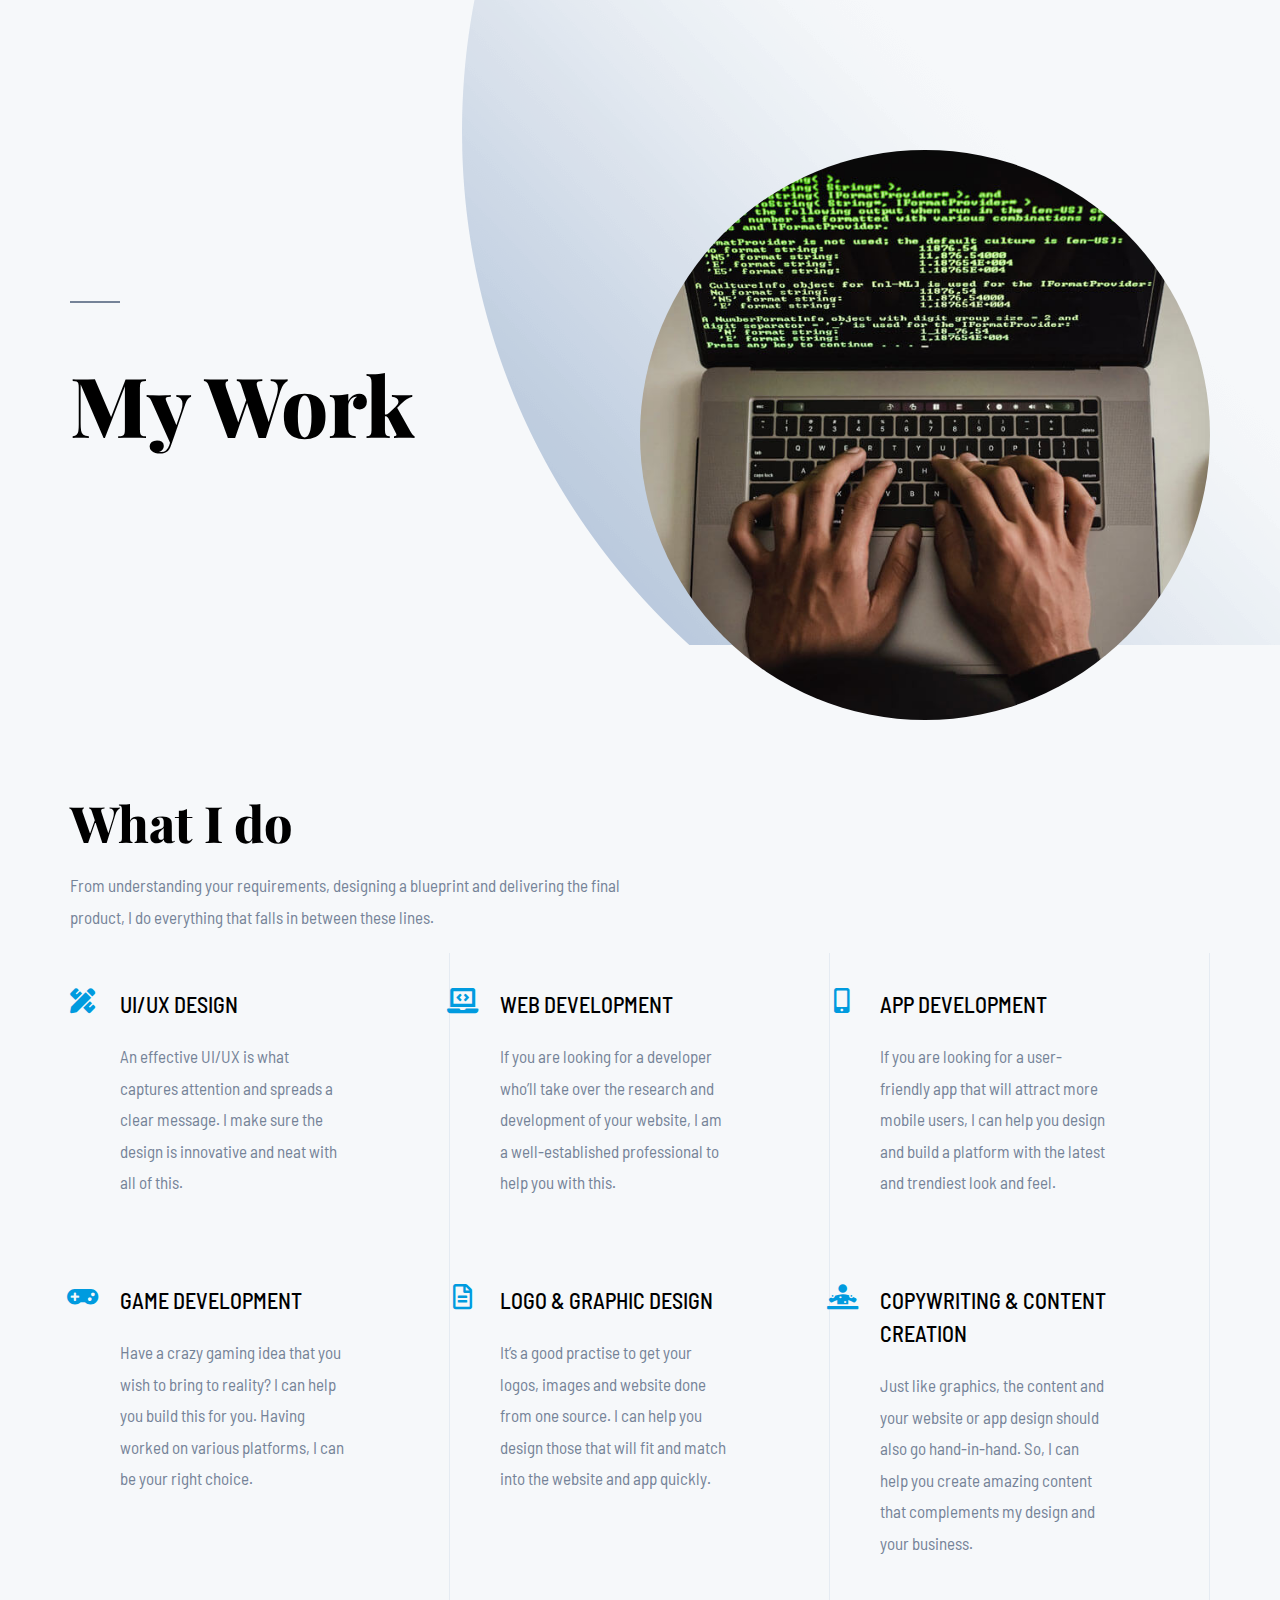
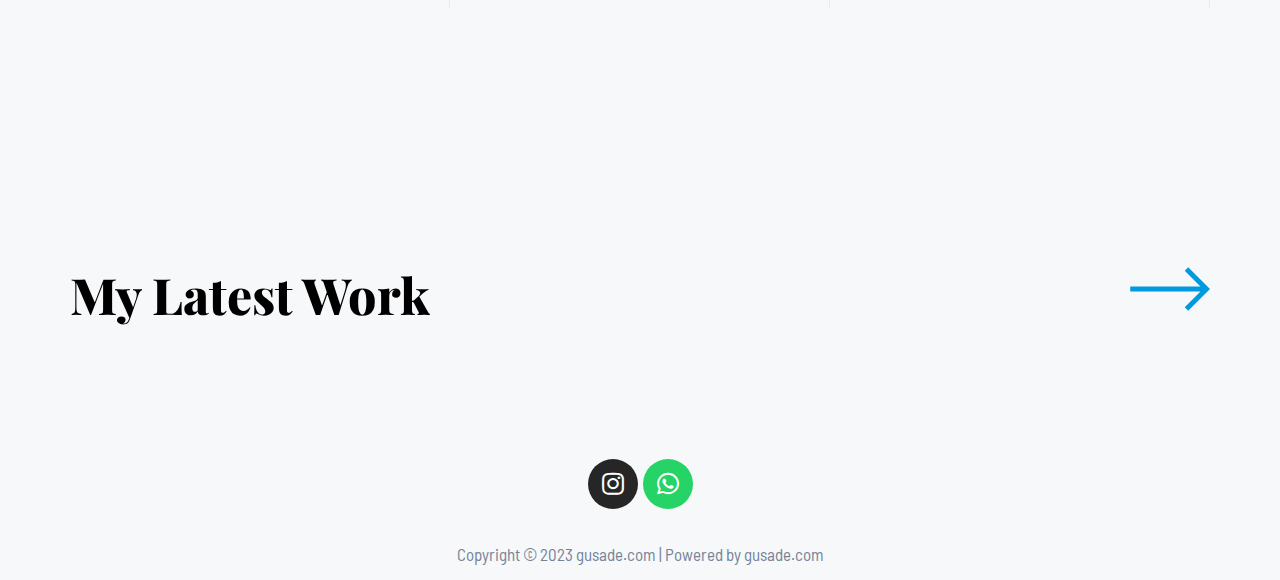
<file: services/index.html>
<!DOCTYPE html>
<html lang="id">
<head>
<meta charset="UTF-8">
<meta name="viewport" content="width=device-width, initial-scale=1">
<link rel="profile" href="https://gmpg.org/xfn/11">

<title>Services &#8211; gusade.com</title>
<meta name="robots" content="noindex, nofollow">
<link rel="dns-prefetch" href="//fonts.googleapis.com">
<link rel="alternate" type="application/rss+xml" title="gusade.com &raquo; Feed" href="http://mumunney.github.io/mumunweb/feed/">
<link rel="alternate" type="application/rss+xml" title="gusade.com &raquo; Umpan Komentar" href="http://mumunney.github.io/mumunweb/comments/feed/">
<script>
window._wpemojiSettings = {"baseUrl":"https:\/\/s.w.org\/images\/core\/emoji\/14.0.0\/72x72\/","ext":".png","svgUrl":"https:\/\/s.w.org\/images\/core\/emoji\/14.0.0\/svg\/","svgExt":".svg","source":{"concatemoji":"http:\/\/mumunney.github.io\/mumunweb\/wp-includes\/js\/wp-emoji-release.min.js?ver=6.1.1"}};
/*! This file is auto-generated */
!function(e,a,t){var n,r,o,i=a.createElement("canvas"),p=i.getContext&&i.getContext("2d");function s(e,t){var a=String.fromCharCode,e=(p.clearRect(0,0,i.width,i.height),p.fillText(a.apply(this,e),0,0),i.toDataURL());return p.clearRect(0,0,i.width,i.height),p.fillText(a.apply(this,t),0,0),e===i.toDataURL()}function c(e){var t=a.createElement("script");t.src=e,t.defer=t.type="text/javascript",a.getElementsByTagName("head")[0].appendChild(t)}for(o=Array("flag","emoji"),t.supports={everything:!0,everythingExceptFlag:!0},r=0;r<o.length;r++)t.supports[o[r]]=function(e){if(p&&p.fillText)switch(p.textBaseline="top",p.font="600 32px Arial",e){case"flag":return s([127987,65039,8205,9895,65039],[127987,65039,8203,9895,65039])?!1:!s([55356,56826,55356,56819],[55356,56826,8203,55356,56819])&&!s([55356,57332,56128,56423,56128,56418,56128,56421,56128,56430,56128,56423,56128,56447],[55356,57332,8203,56128,56423,8203,56128,56418,8203,56128,56421,8203,56128,56430,8203,56128,56423,8203,56128,56447]);case"emoji":return!s([129777,127995,8205,129778,127999],[129777,127995,8203,129778,127999])}return!1}(o[r]),t.supports.everything=t.supports.everything&&t.supports[o[r]],"flag"!==o[r]&&(t.supports.everythingExceptFlag=t.supports.everythingExceptFlag&&t.supports[o[r]]);t.supports.everythingExceptFlag=t.supports.everythingExceptFlag&&!t.supports.flag,t.DOMReady=!1,t.readyCallback=function(){t.DOMReady=!0},t.supports.everything||(n=function(){t.readyCallback()},a.addEventListener?(a.addEventListener("DOMContentLoaded",n,!1),e.addEventListener("load",n,!1)):(e.attachEvent("onload",n),a.attachEvent("onreadystatechange",function(){"complete"===a.readyState&&t.readyCallback()})),(e=t.source||{}).concatemoji?c(e.concatemoji):e.wpemoji&&e.twemoji&&(c(e.twemoji),c(e.wpemoji)))}(window,document,window._wpemojiSettings);
</script>
<style>img.wp-smiley,
img.emoji {
	display: inline !important;
	border: none !important;
	box-shadow: none !important;
	height: 1em !important;
	width: 1em !important;
	margin: 0 0.07em !important;
	vertical-align: -0.1em !important;
	background: none !important;
	padding: 0 !important;
}</style>
	<link rel="stylesheet" id="astra-theme-css-css" href="http://mumunney.github.io/mumunweb/wp-content/themes/astra/assets/css/minified/main.min.css?ver=4.0.2" media="all">
<style id="astra-theme-css-inline-css">.ast-no-sidebar .entry-content .alignfull {margin-left: calc( -50vw + 50%);margin-right: calc( -50vw + 50%);max-width: 100vw;width: 100vw;}.ast-no-sidebar .entry-content .alignwide {margin-left: calc(-41vw + 50%);margin-right: calc(-41vw + 50%);max-width: unset;width: unset;}.ast-no-sidebar .entry-content .alignfull .alignfull,.ast-no-sidebar .entry-content .alignfull .alignwide,.ast-no-sidebar .entry-content .alignwide .alignfull,.ast-no-sidebar .entry-content .alignwide .alignwide,.ast-no-sidebar .entry-content .wp-block-column .alignfull,.ast-no-sidebar .entry-content .wp-block-column .alignwide{width: 100%;margin-left: auto;margin-right: auto;}.wp-block-gallery,.blocks-gallery-grid {margin: 0;}.wp-block-separator {max-width: 100px;}.wp-block-separator.is-style-wide,.wp-block-separator.is-style-dots {max-width: none;}.entry-content .has-2-columns .wp-block-column:first-child {padding-right: 10px;}.entry-content .has-2-columns .wp-block-column:last-child {padding-left: 10px;}@media (max-width: 782px) {.entry-content .wp-block-columns .wp-block-column {flex-basis: 100%;}.entry-content .has-2-columns .wp-block-column:first-child {padding-right: 0;}.entry-content .has-2-columns .wp-block-column:last-child {padding-left: 0;}}body .entry-content .wp-block-latest-posts {margin-left: 0;}body .entry-content .wp-block-latest-posts li {list-style: none;}.ast-no-sidebar .ast-container .entry-content .wp-block-latest-posts {margin-left: 0;}.ast-header-break-point .entry-content .alignwide {margin-left: auto;margin-right: auto;}.entry-content .blocks-gallery-item img {margin-bottom: auto;}.wp-block-pullquote {border-top: 4px solid #555d66;border-bottom: 4px solid #555d66;color: #40464d;}:root{--ast-container-default-xlg-padding:6.67em;--ast-container-default-lg-padding:5.67em;--ast-container-default-slg-padding:4.34em;--ast-container-default-md-padding:3.34em;--ast-container-default-sm-padding:6.67em;--ast-container-default-xs-padding:2.4em;--ast-container-default-xxs-padding:1.4em;--ast-code-block-background:#EEEEEE;--ast-comment-inputs-background:#FAFAFA;}html{font-size:106.25%;}a,.page-title{color:var(--ast-global-color-2);}a:hover,a:focus{color:var(--ast-global-color-1);}body,button,input,select,textarea,.ast-button,.ast-custom-button{font-family:'Barlow Semi Condensed',sans-serif;font-weight:400;font-size:17px;font-size:1rem;}blockquote{color:var(--ast-global-color-3);}h1,.entry-content h1,h2,.entry-content h2,h3,.entry-content h3,h4,.entry-content h4,h5,.entry-content h5,h6,.entry-content h6,.site-title,.site-title a{font-family:'Barlow Semi Condensed',sans-serif;font-weight:500;}.site-title{font-size:35px;font-size:2.0588235294118rem;display:none;}.site-header .site-description{font-size:15px;font-size:0.88235294117647rem;display:none;}.entry-title{font-size:30px;font-size:1.7647058823529rem;}h1,.entry-content h1{font-size:83px;font-size:4.8823529411765rem;font-weight:800;font-family:'Playfair Display',serif;line-height:1.1em;}h2,.entry-content h2{font-size:50px;font-size:2.9411764705882rem;font-weight:800;font-family:'Playfair Display',serif;line-height:1.1em;}h3,.entry-content h3{font-size:35px;font-size:2.0588235294118rem;font-weight:800;font-family:'Playfair Display',serif;line-height:1.2em;}h4,.entry-content h4{font-size:22px;font-size:1.2941176470588rem;font-family:'Barlow Semi Condensed',sans-serif;}h5,.entry-content h5{font-size:20px;font-size:1.1764705882353rem;font-family:'Barlow Semi Condensed',sans-serif;}h6,.entry-content h6{font-size:17px;font-size:1rem;font-family:'Barlow Semi Condensed',sans-serif;}::selection{background-color:var(--ast-global-color-0);color:#ffffff;}body,h1,.entry-title a,.entry-content h1,h2,.entry-content h2,h3,.entry-content h3,h4,.entry-content h4,h5,.entry-content h5,h6,.entry-content h6{color:var(--ast-global-color-3);}.tagcloud a:hover,.tagcloud a:focus,.tagcloud a.current-item{color:#ffffff;border-color:var(--ast-global-color-2);background-color:var(--ast-global-color-2);}input:focus,input[type="text"]:focus,input[type="email"]:focus,input[type="url"]:focus,input[type="password"]:focus,input[type="reset"]:focus,input[type="search"]:focus,textarea:focus{border-color:var(--ast-global-color-2);}input[type="radio"]:checked,input[type=reset],input[type="checkbox"]:checked,input[type="checkbox"]:hover:checked,input[type="checkbox"]:focus:checked,input[type=range]::-webkit-slider-thumb{border-color:var(--ast-global-color-2);background-color:var(--ast-global-color-2);box-shadow:none;}.site-footer a:hover + .post-count,.site-footer a:focus + .post-count{background:var(--ast-global-color-2);border-color:var(--ast-global-color-2);}.single .nav-links .nav-previous,.single .nav-links .nav-next{color:var(--ast-global-color-2);}.entry-meta,.entry-meta *{line-height:1.45;color:var(--ast-global-color-2);}.entry-meta a:hover,.entry-meta a:hover *,.entry-meta a:focus,.entry-meta a:focus *,.page-links > .page-link,.page-links .page-link:hover,.post-navigation a:hover{color:var(--ast-global-color-1);}#cat option,.secondary .calendar_wrap thead a,.secondary .calendar_wrap thead a:visited{color:var(--ast-global-color-2);}.secondary .calendar_wrap #today,.ast-progress-val span{background:var(--ast-global-color-2);}.secondary a:hover + .post-count,.secondary a:focus + .post-count{background:var(--ast-global-color-2);border-color:var(--ast-global-color-2);}.calendar_wrap #today > a{color:#ffffff;}.page-links .page-link,.single .post-navigation a{color:var(--ast-global-color-2);}.widget-title{font-size:24px;font-size:1.4117647058824rem;color:var(--ast-global-color-3);}.site-logo-img img{ transition:all 0.2s linear;}.ast-page-builder-template .hentry {margin: 0;}.ast-page-builder-template .site-content > .ast-container {max-width: 100%;padding: 0;}.ast-page-builder-template .site-content #primary {padding: 0;margin: 0;}.ast-page-builder-template .no-results {text-align: center;margin: 4em auto;}.ast-page-builder-template .ast-pagination {padding: 2em;}.ast-page-builder-template .entry-header.ast-no-title.ast-no-thumbnail {margin-top: 0;}.ast-page-builder-template .entry-header.ast-header-without-markup {margin-top: 0;margin-bottom: 0;}.ast-page-builder-template .entry-header.ast-no-title.ast-no-meta {margin-bottom: 0;}.ast-page-builder-template.single .post-navigation {padding-bottom: 2em;}.ast-page-builder-template.single-post .site-content > .ast-container {max-width: 100%;}.ast-page-builder-template .entry-header {margin-top: 4em;margin-left: auto;margin-right: auto;padding-left: 20px;padding-right: 20px;}.single.ast-page-builder-template .entry-header {padding-left: 20px;padding-right: 20px;}.ast-page-builder-template .ast-archive-description {margin: 4em auto 0;padding-left: 20px;padding-right: 20px;}.ast-page-builder-template.ast-no-sidebar .entry-content .alignwide {margin-left: 0;margin-right: 0;}@media (max-width:921px){#ast-desktop-header{display:none;}}@media (min-width:921px){#ast-mobile-header{display:none;}}.wp-block-buttons.aligncenter{justify-content:center;}@media (max-width:921px){.ast-theme-transparent-header #primary,.ast-theme-transparent-header #secondary{padding:0;}}@media (max-width:921px){.ast-plain-container.ast-no-sidebar #primary{padding:0;}}.ast-plain-container.ast-no-sidebar #primary{margin-top:0;margin-bottom:0;}@media (min-width:1200px){.wp-block-group .has-background{padding:20px;}}@media (min-width:1200px){.ast-no-sidebar.ast-separate-container .entry-content .wp-block-group.alignwide,.ast-no-sidebar.ast-separate-container .entry-content .wp-block-cover.alignwide{margin-left:-20px;margin-right:-20px;padding-left:20px;padding-right:20px;}.ast-no-sidebar.ast-separate-container .entry-content .wp-block-cover.alignfull,.ast-no-sidebar.ast-separate-container .entry-content .wp-block-group.alignfull{margin-left:-6.67em;margin-right:-6.67em;padding-left:6.67em;padding-right:6.67em;}}@media (min-width:1200px){.wp-block-cover-image.alignwide .wp-block-cover__inner-container,.wp-block-cover.alignwide .wp-block-cover__inner-container,.wp-block-cover-image.alignfull .wp-block-cover__inner-container,.wp-block-cover.alignfull .wp-block-cover__inner-container{width:100%;}}.wp-block-columns{margin-bottom:unset;}.wp-block-image.size-full{margin:2rem 0;}.wp-block-separator.has-background{padding:0;}.wp-block-gallery{margin-bottom:1.6em;}.wp-block-group{padding-top:4em;padding-bottom:4em;}.wp-block-group__inner-container .wp-block-columns:last-child,.wp-block-group__inner-container :last-child,.wp-block-table table{margin-bottom:0;}.blocks-gallery-grid{width:100%;}.wp-block-navigation-link__content{padding:5px 0;}.wp-block-group .wp-block-group .has-text-align-center,.wp-block-group .wp-block-column .has-text-align-center{max-width:100%;}.has-text-align-center{margin:0 auto;}@media (min-width:1200px){.wp-block-cover__inner-container,.alignwide .wp-block-group__inner-container,.alignfull .wp-block-group__inner-container{max-width:1200px;margin:0 auto;}.wp-block-group.alignnone,.wp-block-group.aligncenter,.wp-block-group.alignleft,.wp-block-group.alignright,.wp-block-group.alignwide,.wp-block-columns.alignwide{margin:2rem 0 1rem 0;}}@media (max-width:1200px){.wp-block-group{padding:3em;}.wp-block-group .wp-block-group{padding:1.5em;}.wp-block-columns,.wp-block-column{margin:1rem 0;}}@media (min-width:921px){.wp-block-columns .wp-block-group{padding:2em;}}@media (max-width:544px){.wp-block-cover-image .wp-block-cover__inner-container,.wp-block-cover .wp-block-cover__inner-container{width:unset;}.wp-block-cover,.wp-block-cover-image{padding:2em 0;}.wp-block-group,.wp-block-cover{padding:2em;}.wp-block-media-text__media img,.wp-block-media-text__media video{width:unset;max-width:100%;}.wp-block-media-text.has-background .wp-block-media-text__content{padding:1em;}}.wp-block-image.aligncenter{margin-left:auto;margin-right:auto;}.wp-block-table.aligncenter{margin-left:auto;margin-right:auto;}@media (min-width:544px){.entry-content .wp-block-media-text.has-media-on-the-right .wp-block-media-text__content{padding:0 8% 0 0;}.entry-content .wp-block-media-text .wp-block-media-text__content{padding:0 0 0 8%;}.ast-plain-container .site-content .entry-content .has-custom-content-position.is-position-bottom-left > *,.ast-plain-container .site-content .entry-content .has-custom-content-position.is-position-bottom-right > *,.ast-plain-container .site-content .entry-content .has-custom-content-position.is-position-top-left > *,.ast-plain-container .site-content .entry-content .has-custom-content-position.is-position-top-right > *,.ast-plain-container .site-content .entry-content .has-custom-content-position.is-position-center-right > *,.ast-plain-container .site-content .entry-content .has-custom-content-position.is-position-center-left > *{margin:0;}}@media (max-width:544px){.entry-content .wp-block-media-text .wp-block-media-text__content{padding:8% 0;}.wp-block-media-text .wp-block-media-text__media img{width:auto;max-width:100%;}}.wp-block-button.is-style-outline .wp-block-button__link{border-color:rgba(0,0,0,0);border-top-width:2px;border-right-width:2px;border-bottom-width:2px;border-left-width:2px;}.wp-block-button.is-style-outline > .wp-block-button__link:not(.has-text-color),.wp-block-button.wp-block-button__link.is-style-outline:not(.has-text-color){color:rgba(0,0,0,0);}.wp-block-button.is-style-outline .wp-block-button__link:hover,.wp-block-button.is-style-outline .wp-block-button__link:focus{color:var(--ast-global-color-2) !important;background-color:rgba(0,0,0,0);border-color:rgba(0,0,0,0);}.post-page-numbers.current .page-link,.ast-pagination .page-numbers.current{color:#ffffff;border-color:var(--ast-global-color-0);background-color:var(--ast-global-color-0);border-radius:2px;}@media (max-width:921px){.wp-block-button.is-style-outline .wp-block-button__link{padding-top:calc(15px - 2px);padding-right:calc(30px - 2px);padding-bottom:calc(15px - 2px);padding-left:calc(30px - 2px);}}@media (max-width:544px){.wp-block-button.is-style-outline .wp-block-button__link{padding-top:calc(15px - 2px);padding-right:calc(30px - 2px);padding-bottom:calc(15px - 2px);padding-left:calc(30px - 2px);}}@media (min-width:544px){.entry-content > .alignleft{margin-right:20px;}.entry-content > .alignright{margin-left:20px;}.wp-block-group.has-background{padding:20px;}}@media (max-width:921px){.ast-separate-container #primary,.ast-separate-container #secondary{padding:1.5em 0;}#primary,#secondary{padding:1.5em 0;margin:0;}.ast-left-sidebar #content > .ast-container{display:flex;flex-direction:column-reverse;width:100%;}.ast-separate-container .ast-article-post,.ast-separate-container .ast-article-single{padding:1.5em 2.14em;}.ast-author-box img.avatar{margin:20px 0 0 0;}}@media (min-width:922px){.ast-separate-container.ast-right-sidebar #primary,.ast-separate-container.ast-left-sidebar #primary{border:0;}.search-no-results.ast-separate-container #primary{margin-bottom:4em;}}.elementor-button-wrapper .elementor-button{border-style:solid;text-decoration:none;border-top-width:0;border-right-width:0;border-left-width:0;border-bottom-width:0;}body .elementor-button.elementor-size-sm,body .elementor-button.elementor-size-xs,body .elementor-button.elementor-size-md,body .elementor-button.elementor-size-lg,body .elementor-button.elementor-size-xl,body .elementor-button{border-radius:2px;padding-top:0px;padding-right:0px;padding-bottom:0px;padding-left:0px;}.elementor-button-wrapper .elementor-button{border-color:rgba(0,0,0,0);background-color:rgba(0,0,0,0);}.elementor-button-wrapper .elementor-button:hover,.elementor-button-wrapper .elementor-button:focus{color:var(--ast-global-color-2);background-color:rgba(0,0,0,0);border-color:rgba(0,0,0,0);}.wp-block-button .wp-block-button__link ,.elementor-button-wrapper .elementor-button,.elementor-button-wrapper .elementor-button:visited{color:var(--ast-global-color-0);}.elementor-button-wrapper .elementor-button{font-size:16px;font-size:0.94117647058824rem;line-height:1em;text-transform:uppercase;letter-spacing:2px;}body .elementor-button.elementor-size-sm,body .elementor-button.elementor-size-xs,body .elementor-button.elementor-size-md,body .elementor-button.elementor-size-lg,body .elementor-button.elementor-size-xl,body .elementor-button{font-size:16px;font-size:0.94117647058824rem;}.wp-block-button .wp-block-button__link:hover,.wp-block-button .wp-block-button__link:focus{color:var(--ast-global-color-2);background-color:rgba(0,0,0,0);border-color:rgba(0,0,0,0);}.elementor-widget-heading h1.elementor-heading-title{line-height:1.1em;}.elementor-widget-heading h2.elementor-heading-title{line-height:1.1em;}.elementor-widget-heading h3.elementor-heading-title{line-height:1.2em;}.wp-block-button .wp-block-button__link{border:none;background-color:rgba(0,0,0,0);color:var(--ast-global-color-0);font-family:inherit;font-weight:inherit;line-height:1em;text-transform:uppercase;letter-spacing:2px;font-size:16px;font-size:0.94117647058824rem;border-radius:2px;padding:15px 30px;}.wp-block-button.is-style-outline .wp-block-button__link{border-style:solid;border-top-width:2px;border-right-width:2px;border-left-width:2px;border-bottom-width:2px;border-color:rgba(0,0,0,0);padding-top:calc(15px - 2px);padding-right:calc(30px - 2px);padding-bottom:calc(15px - 2px);padding-left:calc(30px - 2px);}@media (max-width:921px){.wp-block-button .wp-block-button__link{border:none;padding:15px 30px;}.wp-block-button.is-style-outline .wp-block-button__link{padding-top:calc(15px - 2px);padding-right:calc(30px - 2px);padding-bottom:calc(15px - 2px);padding-left:calc(30px - 2px);}}@media (max-width:544px){.wp-block-button .wp-block-button__link{border:none;padding:15px 30px;}.wp-block-button.is-style-outline .wp-block-button__link{padding-top:calc(15px - 2px);padding-right:calc(30px - 2px);padding-bottom:calc(15px - 2px);padding-left:calc(30px - 2px);}}.menu-toggle,button,.ast-button,.ast-custom-button,.button,input#submit,input[type="button"],input[type="submit"],input[type="reset"]{border-style:solid;border-top-width:0;border-right-width:0;border-left-width:0;border-bottom-width:0;color:var(--ast-global-color-0);border-color:rgba(0,0,0,0);background-color:rgba(0,0,0,0);border-radius:2px;padding-top:0px;padding-right:0px;padding-bottom:0px;padding-left:0px;font-family:inherit;font-weight:inherit;font-size:16px;font-size:0.94117647058824rem;line-height:1em;text-transform:uppercase;letter-spacing:2px;}button:focus,.menu-toggle:hover,button:hover,.ast-button:hover,.ast-custom-button:hover .button:hover,.ast-custom-button:hover ,input[type=reset]:hover,input[type=reset]:focus,input#submit:hover,input#submit:focus,input[type="button"]:hover,input[type="button"]:focus,input[type="submit"]:hover,input[type="submit"]:focus{color:var(--ast-global-color-2);background-color:rgba(0,0,0,0);border-color:rgba(0,0,0,0);}@media (min-width:544px){.ast-container{max-width:100%;}}@media (max-width:544px){.ast-separate-container .ast-article-post,.ast-separate-container .ast-article-single,.ast-separate-container .comments-title,.ast-separate-container .ast-archive-description{padding:1.5em 1em;}.ast-separate-container #content .ast-container{padding-left:0.54em;padding-right:0.54em;}.ast-separate-container .ast-comment-list li.depth-1{padding:1.5em 1em;margin-bottom:1.5em;}.ast-separate-container .ast-comment-list .bypostauthor{padding:.5em;}.ast-search-menu-icon.ast-dropdown-active .search-field{width:170px;}}@media (max-width:921px){.ast-mobile-header-stack .main-header-bar .ast-search-menu-icon{display:inline-block;}.ast-header-break-point.ast-header-custom-item-outside .ast-mobile-header-stack .main-header-bar .ast-search-icon{margin:0;}.ast-comment-avatar-wrap img{max-width:2.5em;}.ast-separate-container .ast-comment-list li.depth-1{padding:1.5em 2.14em;}.ast-separate-container .comment-respond{padding:2em 2.14em;}.ast-comment-meta{padding:0 1.8888em 1.3333em;}}body,.ast-separate-container{background-color:var(--ast-global-color-4);;background-image:none;;}.ast-no-sidebar.ast-separate-container .entry-content .alignfull {margin-left: -6.67em;margin-right: -6.67em;width: auto;}@media (max-width: 1200px) {.ast-no-sidebar.ast-separate-container .entry-content .alignfull {margin-left: -2.4em;margin-right: -2.4em;}}@media (max-width: 768px) {.ast-no-sidebar.ast-separate-container .entry-content .alignfull {margin-left: -2.14em;margin-right: -2.14em;}}@media (max-width: 544px) {.ast-no-sidebar.ast-separate-container .entry-content .alignfull {margin-left: -1em;margin-right: -1em;}}.ast-no-sidebar.ast-separate-container .entry-content .alignwide {margin-left: -20px;margin-right: -20px;}.ast-no-sidebar.ast-separate-container .entry-content .wp-block-column .alignfull,.ast-no-sidebar.ast-separate-container .entry-content .wp-block-column .alignwide {margin-left: auto;margin-right: auto;width: 100%;}@media (max-width:921px){.site-title{display:none;}.site-header .site-description{display:none;}.entry-title{font-size:30px;}h1,.entry-content h1{font-size:60px;}h2,.entry-content h2{font-size:43px;}h3,.entry-content h3{font-size:30px;}}@media (max-width:544px){.site-title{display:none;}.site-header .site-description{display:none;}.entry-title{font-size:30px;}h1,.entry-content h1{font-size:45px;}h2,.entry-content h2{font-size:35px;}h3,.entry-content h3{font-size:20px;}}@media (max-width:921px){html{font-size:96.9%;}}@media (max-width:544px){html{font-size:96.9%;}}@media (min-width:922px){.ast-container{max-width:1240px;}}@media (min-width:922px){.site-content .ast-container{display:flex;}}@media (max-width:921px){.site-content .ast-container{flex-direction:column;}}@media (min-width:922px){.main-header-menu .sub-menu .menu-item.ast-left-align-sub-menu:hover > .sub-menu,.main-header-menu .sub-menu .menu-item.ast-left-align-sub-menu.focus > .sub-menu{margin-left:-0px;}}.ast-theme-transparent-header [data-section="section-header-mobile-trigger"] .ast-button-wrap .mobile-menu-toggle-icon .ast-mobile-svg{fill:var(--ast-global-color-2);}.ast-theme-transparent-header [data-section="section-header-mobile-trigger"] .ast-button-wrap .mobile-menu-wrap .mobile-menu{color:var(--ast-global-color-2);}.ast-theme-transparent-header [data-section="section-header-mobile-trigger"] .ast-button-wrap .ast-mobile-menu-trigger-minimal{background:transparent;}blockquote {padding: 1.2em;}:root .has-ast-global-color-0-color{color:var(--ast-global-color-0);}:root .has-ast-global-color-0-background-color{background-color:var(--ast-global-color-0);}:root .wp-block-button .has-ast-global-color-0-color{color:var(--ast-global-color-0);}:root .wp-block-button .has-ast-global-color-0-background-color{background-color:var(--ast-global-color-0);}:root .has-ast-global-color-1-color{color:var(--ast-global-color-1);}:root .has-ast-global-color-1-background-color{background-color:var(--ast-global-color-1);}:root .wp-block-button .has-ast-global-color-1-color{color:var(--ast-global-color-1);}:root .wp-block-button .has-ast-global-color-1-background-color{background-color:var(--ast-global-color-1);}:root .has-ast-global-color-2-color{color:var(--ast-global-color-2);}:root .has-ast-global-color-2-background-color{background-color:var(--ast-global-color-2);}:root .wp-block-button .has-ast-global-color-2-color{color:var(--ast-global-color-2);}:root .wp-block-button .has-ast-global-color-2-background-color{background-color:var(--ast-global-color-2);}:root .has-ast-global-color-3-color{color:var(--ast-global-color-3);}:root .has-ast-global-color-3-background-color{background-color:var(--ast-global-color-3);}:root .wp-block-button .has-ast-global-color-3-color{color:var(--ast-global-color-3);}:root .wp-block-button .has-ast-global-color-3-background-color{background-color:var(--ast-global-color-3);}:root .has-ast-global-color-4-color{color:var(--ast-global-color-4);}:root .has-ast-global-color-4-background-color{background-color:var(--ast-global-color-4);}:root .wp-block-button .has-ast-global-color-4-color{color:var(--ast-global-color-4);}:root .wp-block-button .has-ast-global-color-4-background-color{background-color:var(--ast-global-color-4);}:root .has-ast-global-color-5-color{color:var(--ast-global-color-5);}:root .has-ast-global-color-5-background-color{background-color:var(--ast-global-color-5);}:root .wp-block-button .has-ast-global-color-5-color{color:var(--ast-global-color-5);}:root .wp-block-button .has-ast-global-color-5-background-color{background-color:var(--ast-global-color-5);}:root .has-ast-global-color-6-color{color:var(--ast-global-color-6);}:root .has-ast-global-color-6-background-color{background-color:var(--ast-global-color-6);}:root .wp-block-button .has-ast-global-color-6-color{color:var(--ast-global-color-6);}:root .wp-block-button .has-ast-global-color-6-background-color{background-color:var(--ast-global-color-6);}:root .has-ast-global-color-7-color{color:var(--ast-global-color-7);}:root .has-ast-global-color-7-background-color{background-color:var(--ast-global-color-7);}:root .wp-block-button .has-ast-global-color-7-color{color:var(--ast-global-color-7);}:root .wp-block-button .has-ast-global-color-7-background-color{background-color:var(--ast-global-color-7);}:root .has-ast-global-color-8-color{color:var(--ast-global-color-8);}:root .has-ast-global-color-8-background-color{background-color:var(--ast-global-color-8);}:root .wp-block-button .has-ast-global-color-8-color{color:var(--ast-global-color-8);}:root .wp-block-button .has-ast-global-color-8-background-color{background-color:var(--ast-global-color-8);}:root{--ast-global-color-0:#009bdf;--ast-global-color-1:#009bdf;--ast-global-color-2:#000000;--ast-global-color-3:#758398;--ast-global-color-4:#f6f8fa;--ast-global-color-5:#ffffff;--ast-global-color-6:#243673;--ast-global-color-7:#FBFCFF;--ast-global-color-8:#BFD1FF;}:root {--ast-border-color : #dddddd;}.ast-single-entry-banner {-js-display: flex;display: flex;flex-direction: column;justify-content: center;text-align: center;position: relative;background: #eeeeee;}.ast-single-entry-banner[data-banner-layout="layout-1"] {max-width: 1200px;background: inherit;padding: 20px 0;}.ast-single-entry-banner[data-banner-width-type="custom"] {margin: 0 auto;width: 100%;}.ast-single-entry-banner + .site-content .entry-header {margin-bottom: 0;}header.entry-header .entry-title{font-size:30px;font-size:1.7647058823529rem;}header.entry-header > *:not(:last-child){margin-bottom:10px;}.ast-archive-entry-banner {-js-display: flex;display: flex;flex-direction: column;justify-content: center;text-align: center;position: relative;background: #eeeeee;}.ast-archive-entry-banner[data-banner-width-type="custom"] {margin: 0 auto;width: 100%;}.ast-archive-entry-banner[data-banner-layout="layout-1"] {background: inherit;padding: 20px 0;text-align: left;}body.archive .ast-archive-description{max-width:1200px;width:100%;text-align:left;padding-top:3em;padding-right:3em;padding-bottom:3em;padding-left:3em;}body.archive .ast-archive-description .ast-archive-title,body.archive .ast-archive-description .ast-archive-title *{font-size:40px;font-size:2.3529411764706rem;}body.archive .ast-archive-description > *:not(:last-child){margin-bottom:10px;}@media (max-width:921px){body.archive .ast-archive-description{text-align:left;}}@media (max-width:544px){body.archive .ast-archive-description{text-align:left;}}.ast-theme-transparent-header #masthead .site-logo-img .transparent-custom-logo .astra-logo-svg{width:150px;}.ast-theme-transparent-header #masthead .site-logo-img .transparent-custom-logo img{ max-width:150px;}@media (max-width:921px){.ast-theme-transparent-header #masthead .site-logo-img .transparent-custom-logo .astra-logo-svg{width:120px;}.ast-theme-transparent-header #masthead .site-logo-img .transparent-custom-logo img{ max-width:120px;}}@media (max-width:543px){.ast-theme-transparent-header #masthead .site-logo-img .transparent-custom-logo .astra-logo-svg{width:100px;}.ast-theme-transparent-header #masthead .site-logo-img .transparent-custom-logo img{ max-width:100px;}}@media (min-width:921px){.ast-theme-transparent-header #masthead{position:absolute;left:0;right:0;}.ast-theme-transparent-header .main-header-bar,.ast-theme-transparent-header.ast-header-break-point .main-header-bar{background:none;}body.elementor-editor-active.ast-theme-transparent-header #masthead,.fl-builder-edit .ast-theme-transparent-header #masthead,body.vc_editor.ast-theme-transparent-header #masthead,body.brz-ed.ast-theme-transparent-header #masthead{z-index:0;}.ast-header-break-point.ast-replace-site-logo-transparent.ast-theme-transparent-header .custom-mobile-logo-link{display:none;}.ast-header-break-point.ast-replace-site-logo-transparent.ast-theme-transparent-header .transparent-custom-logo{display:inline-block;}.ast-theme-transparent-header .ast-above-header,.ast-theme-transparent-header .ast-above-header.ast-above-header-bar{background-image:none;background-color:transparent;}.ast-theme-transparent-header .ast-below-header{background-image:none;background-color:transparent;}}.ast-theme-transparent-header .ast-builder-menu .main-header-menu,.ast-theme-transparent-header .ast-builder-menu .main-header-menu .menu-link,.ast-theme-transparent-header [CLASS*="ast-builder-menu-"] .main-header-menu .menu-item > .menu-link,.ast-theme-transparent-header .ast-masthead-custom-menu-items,.ast-theme-transparent-header .ast-masthead-custom-menu-items a,.ast-theme-transparent-header .ast-builder-menu .main-header-menu .menu-item > .ast-menu-toggle,.ast-theme-transparent-header .ast-builder-menu .main-header-menu .menu-item > .ast-menu-toggle,.ast-theme-transparent-header .ast-above-header-navigation a,.ast-header-break-point.ast-theme-transparent-header .ast-above-header-navigation a,.ast-header-break-point.ast-theme-transparent-header .ast-above-header-navigation > ul.ast-above-header-menu > .menu-item-has-children:not(.current-menu-item) > .ast-menu-toggle,.ast-theme-transparent-header .ast-below-header-menu,.ast-theme-transparent-header .ast-below-header-menu a,.ast-header-break-point.ast-theme-transparent-header .ast-below-header-menu a,.ast-header-break-point.ast-theme-transparent-header .ast-below-header-menu,.ast-theme-transparent-header .main-header-menu .menu-link{color:var(--ast-global-color-2);}.ast-theme-transparent-header .ast-builder-menu .main-header-menu .menu-item:hover > .menu-link,.ast-theme-transparent-header .ast-builder-menu .main-header-menu .menu-item:hover > .ast-menu-toggle,.ast-theme-transparent-header .ast-builder-menu .main-header-menu .ast-masthead-custom-menu-items a:hover,.ast-theme-transparent-header .ast-builder-menu .main-header-menu .focus > .menu-link,.ast-theme-transparent-header .ast-builder-menu .main-header-menu .focus > .ast-menu-toggle,.ast-theme-transparent-header .ast-builder-menu .main-header-menu .current-menu-item > .menu-link,.ast-theme-transparent-header .ast-builder-menu .main-header-menu .current-menu-ancestor > .menu-link,.ast-theme-transparent-header .ast-builder-menu .main-header-menu .current-menu-item > .ast-menu-toggle,.ast-theme-transparent-header .ast-builder-menu .main-header-menu .current-menu-ancestor > .ast-menu-toggle,.ast-theme-transparent-header [CLASS*="ast-builder-menu-"] .main-header-menu .current-menu-item > .menu-link,.ast-theme-transparent-header [CLASS*="ast-builder-menu-"] .main-header-menu .current-menu-ancestor > .menu-link,.ast-theme-transparent-header [CLASS*="ast-builder-menu-"] .main-header-menu .current-menu-item > .ast-menu-toggle,.ast-theme-transparent-header [CLASS*="ast-builder-menu-"] .main-header-menu .current-menu-ancestor > .ast-menu-toggle,.ast-theme-transparent-header .main-header-menu .menu-item:hover > .menu-link,.ast-theme-transparent-header .main-header-menu .current-menu-item > .menu-link,.ast-theme-transparent-header .main-header-menu .current-menu-ancestor > .menu-link{color:var(--ast-global-color-0);}@media (max-width:921px){.ast-theme-transparent-header #masthead{position:absolute;left:0;right:0;}.ast-theme-transparent-header .main-header-bar,.ast-theme-transparent-header.ast-header-break-point .main-header-bar{background:none;}body.elementor-editor-active.ast-theme-transparent-header #masthead,.fl-builder-edit .ast-theme-transparent-header #masthead,body.vc_editor.ast-theme-transparent-header #masthead,body.brz-ed.ast-theme-transparent-header #masthead{z-index:0;}.ast-header-break-point.ast-replace-site-logo-transparent.ast-theme-transparent-header .custom-mobile-logo-link{display:none;}.ast-header-break-point.ast-replace-site-logo-transparent.ast-theme-transparent-header .transparent-custom-logo{display:inline-block;}.ast-theme-transparent-header .ast-above-header,.ast-theme-transparent-header .ast-above-header.ast-above-header-bar{background-image:none;background-color:transparent;}.ast-theme-transparent-header .ast-below-header{background-image:none;background-color:transparent;}}.ast-theme-transparent-header #ast-desktop-header > [CLASS*="-header-wrap"]:nth-last-child(2) > [CLASS*="-header-bar"],.ast-theme-transparent-header.ast-header-break-point #ast-mobile-header > [CLASS*="-header-wrap"]:nth-last-child(2) > [CLASS*="-header-bar"]{border-bottom-style:none;}.ast-breadcrumbs .trail-browse,.ast-breadcrumbs .trail-items,.ast-breadcrumbs .trail-items li{display:inline-block;margin:0;padding:0;border:none;background:inherit;text-indent:0;}.ast-breadcrumbs .trail-browse{font-size:inherit;font-style:inherit;font-weight:inherit;color:inherit;}.ast-breadcrumbs .trail-items{list-style:none;}.trail-items li::after{padding:0 0.3em;content:"\00bb";}.trail-items li:last-of-type::after{display:none;}h1,.entry-content h1,h2,.entry-content h2,h3,.entry-content h3,h4,.entry-content h4,h5,.entry-content h5,h6,.entry-content h6{color:var(--ast-global-color-2);}@media (max-width:921px){.ast-builder-grid-row-container.ast-builder-grid-row-tablet-3-firstrow .ast-builder-grid-row > *:first-child,.ast-builder-grid-row-container.ast-builder-grid-row-tablet-3-lastrow .ast-builder-grid-row > *:last-child{grid-column:1 / -1;}}@media (max-width:544px){.ast-builder-grid-row-container.ast-builder-grid-row-mobile-3-firstrow .ast-builder-grid-row > *:first-child,.ast-builder-grid-row-container.ast-builder-grid-row-mobile-3-lastrow .ast-builder-grid-row > *:last-child{grid-column:1 / -1;}}.ast-builder-layout-element[data-section="title_tagline"]{display:flex;}@media (max-width:921px){.ast-header-break-point .ast-builder-layout-element[data-section="title_tagline"]{display:flex;}}@media (max-width:544px){.ast-header-break-point .ast-builder-layout-element[data-section="title_tagline"]{display:flex;}}.ast-desktop .ast-menu-hover-style-underline > .menu-item > .menu-link:before,.ast-desktop .ast-menu-hover-style-overline > .menu-item > .menu-link:before {content: "";position: absolute;width: 100%;right: 50%;height: 1px;background-color: transparent;transform: scale(0,0) translate(-50%,0);transition: transform .3s ease-in-out,color .0s ease-in-out;}.ast-desktop .ast-menu-hover-style-underline > .menu-item:hover > .menu-link:before,.ast-desktop .ast-menu-hover-style-overline > .menu-item:hover > .menu-link:before {width: calc(100% - 1.2em);background-color: currentColor;transform: scale(1,1) translate(50%,0);}.ast-desktop .ast-menu-hover-style-underline > .menu-item > .menu-link:before {bottom: 0;}.ast-desktop .ast-menu-hover-style-overline > .menu-item > .menu-link:before {top: 0;}.ast-desktop .ast-menu-hover-style-zoom > .menu-item > .menu-link:hover {transition: all .3s ease;transform: scale(1.2);}.site-footer{background-color:var(--ast-global-color-5);;background-image:none;;}@media (max-width:921px){.ast-hfb-header .site-footer{padding-left:25px;padding-right:25px;}}.elementor-widget-heading .elementor-heading-title{margin:0;}.elementor-page .ast-menu-toggle{color:unset !important;background:unset !important;}.elementor-post.elementor-grid-item.hentry{margin-bottom:0;}.woocommerce div.product .elementor-element.elementor-products-grid .related.products ul.products li.product,.elementor-element .elementor-wc-products .woocommerce[class*='columns-'] ul.products li.product{width:auto;margin:0;float:none;}.ast-left-sidebar .elementor-section.elementor-section-stretched,.ast-right-sidebar .elementor-section.elementor-section-stretched{max-width:100%;left:0 !important;}.elementor-template-full-width .ast-container{display:block;}@media (max-width:544px){.elementor-element .elementor-wc-products .woocommerce[class*="columns-"] ul.products li.product{width:auto;margin:0;}.elementor-element .woocommerce .woocommerce-result-count{float:none;}}.ast-header-break-point .main-header-bar{border-bottom-width:1px;}@media (min-width:922px){.main-header-bar{border-bottom-width:1px;}}.main-header-menu .menu-item, #astra-footer-menu .menu-item, .main-header-bar .ast-masthead-custom-menu-items{-js-display:flex;display:flex;-webkit-box-pack:center;-webkit-justify-content:center;-moz-box-pack:center;-ms-flex-pack:center;justify-content:center;-webkit-box-orient:vertical;-webkit-box-direction:normal;-webkit-flex-direction:column;-moz-box-orient:vertical;-moz-box-direction:normal;-ms-flex-direction:column;flex-direction:column;}.main-header-menu > .menu-item > .menu-link, #astra-footer-menu > .menu-item > .menu-link{height:100%;-webkit-box-align:center;-webkit-align-items:center;-moz-box-align:center;-ms-flex-align:center;align-items:center;-js-display:flex;display:flex;}.ast-header-break-point .main-navigation ul .menu-item .menu-link .icon-arrow:first-of-type svg{top:.2em;margin-top:0px;margin-left:0px;width:.65em;transform:translate(0, -2px) rotateZ(270deg);}.ast-mobile-popup-content .ast-submenu-expanded > .ast-menu-toggle{transform:rotateX(180deg);overflow-y:auto;}.ast-separate-container .blog-layout-1, .ast-separate-container .blog-layout-2, .ast-separate-container .blog-layout-3{background-color:transparent;background-image:none;}.ast-separate-container .ast-article-post{background-color:var(--ast-global-color-5);;background-image:none;;}@media (max-width:921px){.ast-separate-container .ast-article-post{background-color:var(--ast-global-color-5);;background-image:none;;}}@media (max-width:544px){.ast-separate-container .ast-article-post{background-color:var(--ast-global-color-5);;background-image:none;;}}.ast-separate-container .ast-article-single:not(.ast-related-post), .ast-separate-container .comments-area .comment-respond,.ast-separate-container .comments-area .ast-comment-list li, .ast-separate-container .ast-woocommerce-container, .ast-separate-container .error-404, .ast-separate-container .no-results, .single.ast-separate-container  .ast-author-meta, .ast-separate-container .related-posts-title-wrapper, .ast-separate-container.ast-two-container #secondary .widget,.ast-separate-container .comments-count-wrapper, .ast-box-layout.ast-plain-container .site-content,.ast-padded-layout.ast-plain-container .site-content, .ast-separate-container .comments-area .comments-title, .ast-narrow-container .site-content{background-color:var(--ast-global-color-5);;background-image:none;;}@media (max-width:921px){.ast-separate-container .ast-article-single:not(.ast-related-post), .ast-separate-container .comments-area .comment-respond,.ast-separate-container .comments-area .ast-comment-list li, .ast-separate-container .ast-woocommerce-container, .ast-separate-container .error-404, .ast-separate-container .no-results, .single.ast-separate-container  .ast-author-meta, .ast-separate-container .related-posts-title-wrapper, .ast-separate-container.ast-two-container #secondary .widget,.ast-separate-container .comments-count-wrapper, .ast-box-layout.ast-plain-container .site-content,.ast-padded-layout.ast-plain-container .site-content, .ast-separate-container .comments-area .comments-title, .ast-narrow-container .site-content{background-color:var(--ast-global-color-5);;background-image:none;;}}@media (max-width:544px){.ast-separate-container .ast-article-single:not(.ast-related-post), .ast-separate-container .comments-area .comment-respond,.ast-separate-container .comments-area .ast-comment-list li, .ast-separate-container .ast-woocommerce-container, .ast-separate-container .error-404, .ast-separate-container .no-results, .single.ast-separate-container  .ast-author-meta, .ast-separate-container .related-posts-title-wrapper, .ast-separate-container.ast-two-container #secondary .widget,.ast-separate-container .comments-count-wrapper, .ast-box-layout.ast-plain-container .site-content,.ast-padded-layout.ast-plain-container .site-content, .ast-separate-container .comments-area .comments-title, .ast-narrow-container .site-content{background-color:var(--ast-global-color-5);;background-image:none;;}}.ast-mobile-header-content > *,.ast-desktop-header-content > * {padding: 10px 0;height: auto;}.ast-mobile-header-content > *:first-child,.ast-desktop-header-content > *:first-child {padding-top: 10px;}.ast-mobile-header-content > .ast-builder-menu,.ast-desktop-header-content > .ast-builder-menu {padding-top: 0;}.ast-mobile-header-content > *:last-child,.ast-desktop-header-content > *:last-child {padding-bottom: 0;}.ast-mobile-header-content .ast-search-menu-icon.ast-inline-search label,.ast-desktop-header-content .ast-search-menu-icon.ast-inline-search label {width: 100%;}.ast-desktop-header-content .main-header-bar-navigation .ast-submenu-expanded > .ast-menu-toggle::before {transform: rotateX(180deg);}#ast-desktop-header .ast-desktop-header-content,.ast-mobile-header-content .ast-search-icon,.ast-desktop-header-content .ast-search-icon,.ast-mobile-header-wrap .ast-mobile-header-content,.ast-main-header-nav-open.ast-popup-nav-open .ast-mobile-header-wrap .ast-mobile-header-content,.ast-main-header-nav-open.ast-popup-nav-open .ast-desktop-header-content {display: none;}.ast-main-header-nav-open.ast-header-break-point #ast-desktop-header .ast-desktop-header-content,.ast-main-header-nav-open.ast-header-break-point .ast-mobile-header-wrap .ast-mobile-header-content {display: block;}.ast-desktop .ast-desktop-header-content .astra-menu-animation-slide-up > .menu-item > .sub-menu,.ast-desktop .ast-desktop-header-content .astra-menu-animation-slide-up > .menu-item .menu-item > .sub-menu,.ast-desktop .ast-desktop-header-content .astra-menu-animation-slide-down > .menu-item > .sub-menu,.ast-desktop .ast-desktop-header-content .astra-menu-animation-slide-down > .menu-item .menu-item > .sub-menu,.ast-desktop .ast-desktop-header-content .astra-menu-animation-fade > .menu-item > .sub-menu,.ast-desktop .ast-desktop-header-content .astra-menu-animation-fade > .menu-item .menu-item > .sub-menu {opacity: 1;visibility: visible;}.ast-hfb-header.ast-default-menu-enable.ast-header-break-point .ast-mobile-header-wrap .ast-mobile-header-content .main-header-bar-navigation {width: unset;margin: unset;}.ast-mobile-header-content.content-align-flex-end .main-header-bar-navigation .menu-item-has-children > .ast-menu-toggle,.ast-desktop-header-content.content-align-flex-end .main-header-bar-navigation .menu-item-has-children > .ast-menu-toggle {left: calc( 20px - 0.907em);}.ast-mobile-header-content .ast-search-menu-icon,.ast-mobile-header-content .ast-search-menu-icon.slide-search,.ast-desktop-header-content .ast-search-menu-icon,.ast-desktop-header-content .ast-search-menu-icon.slide-search {width: 100%;position: relative;display: block;right: auto;transform: none;}.ast-mobile-header-content .ast-search-menu-icon.slide-search .search-form,.ast-mobile-header-content .ast-search-menu-icon .search-form,.ast-desktop-header-content .ast-search-menu-icon.slide-search .search-form,.ast-desktop-header-content .ast-search-menu-icon .search-form {right: 0;visibility: visible;opacity: 1;position: relative;top: auto;transform: none;padding: 0;display: block;overflow: hidden;}.ast-mobile-header-content .ast-search-menu-icon.ast-inline-search .search-field,.ast-mobile-header-content .ast-search-menu-icon .search-field,.ast-desktop-header-content .ast-search-menu-icon.ast-inline-search .search-field,.ast-desktop-header-content .ast-search-menu-icon .search-field {width: 100%;padding-right: 5.5em;}.ast-mobile-header-content .ast-search-menu-icon .search-submit,.ast-desktop-header-content .ast-search-menu-icon .search-submit {display: block;position: absolute;height: 100%;top: 0;right: 0;padding: 0 1em;border-radius: 0;}.ast-hfb-header.ast-default-menu-enable.ast-header-break-point .ast-mobile-header-wrap .ast-mobile-header-content .main-header-bar-navigation ul .sub-menu .menu-link {padding-left: 30px;}.ast-hfb-header.ast-default-menu-enable.ast-header-break-point .ast-mobile-header-wrap .ast-mobile-header-content .main-header-bar-navigation .sub-menu .menu-item .menu-item .menu-link {padding-left: 40px;}.ast-mobile-popup-drawer.active .ast-mobile-popup-inner{background-color:#ffffff;;}.ast-mobile-header-wrap .ast-mobile-header-content, .ast-desktop-header-content{background-color:#ffffff;;}.ast-mobile-popup-content > *, .ast-mobile-header-content > *, .ast-desktop-popup-content > *, .ast-desktop-header-content > *{padding-top:0px;padding-bottom:0px;}.content-align-flex-start .ast-builder-layout-element{justify-content:flex-start;}.content-align-flex-start .main-header-menu{text-align:left;}.ast-mobile-popup-drawer.active .menu-toggle-close{color:#3a3a3a;}.ast-mobile-header-wrap .ast-primary-header-bar,.ast-primary-header-bar .site-primary-header-wrap{min-height:70px;}.ast-desktop .ast-primary-header-bar .main-header-menu > .menu-item{line-height:70px;}@media (max-width:921px){#masthead .ast-mobile-header-wrap .ast-primary-header-bar,#masthead .ast-mobile-header-wrap .ast-below-header-bar{padding-left:20px;padding-right:20px;}}.ast-header-break-point .ast-primary-header-bar{border-bottom-width:0px;border-bottom-color:#eaeaea;border-bottom-style:solid;}@media (min-width:922px){.ast-primary-header-bar{border-bottom-width:0px;border-bottom-color:#eaeaea;border-bottom-style:solid;}}.ast-primary-header-bar{background-color:var(--ast-global-color-5);;background-image:none;;}.ast-primary-header-bar{display:block;}@media (max-width:921px){.ast-header-break-point .ast-primary-header-bar{display:grid;}}@media (max-width:544px){.ast-header-break-point .ast-primary-header-bar{display:grid;}}[data-section="section-header-mobile-trigger"] .ast-button-wrap .ast-mobile-menu-trigger-minimal{color:var(--ast-global-color-2);border:none;background:transparent;}[data-section="section-header-mobile-trigger"] .ast-button-wrap .mobile-menu-toggle-icon .ast-mobile-svg{width:20px;height:20px;fill:var(--ast-global-color-2);}[data-section="section-header-mobile-trigger"] .ast-button-wrap .mobile-menu-wrap .mobile-menu{color:var(--ast-global-color-2);}.ast-builder-menu-mobile .main-navigation .menu-item.menu-item-has-children > .ast-menu-toggle{top:0;}.ast-builder-menu-mobile .main-navigation .menu-item-has-children > .menu-link:after{content:unset;}.ast-hfb-header .ast-builder-menu-mobile .main-navigation .main-header-menu, .ast-hfb-header .ast-builder-menu-mobile .main-navigation .main-header-menu, .ast-hfb-header .ast-mobile-header-content .ast-builder-menu-mobile .main-navigation .main-header-menu, .ast-hfb-header .ast-mobile-popup-content .ast-builder-menu-mobile .main-navigation .main-header-menu{border-top-width:1px;border-color:#eaeaea;}.ast-hfb-header .ast-builder-menu-mobile .main-navigation .menu-item .sub-menu .menu-link, .ast-hfb-header .ast-builder-menu-mobile .main-navigation .menu-item .menu-link, .ast-hfb-header .ast-builder-menu-mobile .main-navigation .menu-item .sub-menu .menu-link, .ast-hfb-header .ast-builder-menu-mobile .main-navigation .menu-item .menu-link, .ast-hfb-header .ast-mobile-header-content .ast-builder-menu-mobile .main-navigation .menu-item .sub-menu .menu-link, .ast-hfb-header .ast-mobile-header-content .ast-builder-menu-mobile .main-navigation .menu-item .menu-link, .ast-hfb-header .ast-mobile-popup-content .ast-builder-menu-mobile .main-navigation .menu-item .sub-menu .menu-link, .ast-hfb-header .ast-mobile-popup-content .ast-builder-menu-mobile .main-navigation .menu-item .menu-link{border-bottom-width:1px;border-color:#eaeaea;border-style:solid;}.ast-builder-menu-mobile .main-navigation .menu-item.menu-item-has-children > .ast-menu-toggle{top:0;}@media (max-width:921px){.ast-builder-menu-mobile .main-navigation .main-header-menu .menu-item > .menu-link{color:var(--ast-global-color-2);padding-top:15px;padding-bottom:15px;padding-left:25px;padding-right:25px;}.ast-builder-menu-mobile .main-navigation .menu-item > .ast-menu-toggle{color:var(--ast-global-color-2);}.ast-builder-menu-mobile .main-navigation .menu-item:hover > .menu-link, .ast-builder-menu-mobile .main-navigation .inline-on-mobile .menu-item:hover > .ast-menu-toggle{color:var(--ast-global-color-0);}.ast-builder-menu-mobile .main-navigation .menu-item:hover > .ast-menu-toggle{color:var(--ast-global-color-0);}.ast-builder-menu-mobile .main-navigation .menu-item.current-menu-item > .menu-link, .ast-builder-menu-mobile .main-navigation .inline-on-mobile .menu-item.current-menu-item > .ast-menu-toggle, .ast-builder-menu-mobile .main-navigation .menu-item.current-menu-ancestor > .menu-link, .ast-builder-menu-mobile .main-navigation .menu-item.current-menu-ancestor > .ast-menu-toggle{color:var(--ast-global-color-0);}.ast-builder-menu-mobile .main-navigation .menu-item.current-menu-item > .ast-menu-toggle{color:var(--ast-global-color-0);}.ast-builder-menu-mobile .main-navigation .menu-item.menu-item-has-children > .ast-menu-toggle{top:15px;right:calc( 25px - 0.907em );}.ast-builder-menu-mobile .main-navigation .menu-item-has-children > .menu-link:after{content:unset;}.ast-builder-menu-mobile .main-navigation .main-header-menu, .ast-builder-menu-mobile .main-navigation .main-header-menu .sub-menu{background-color:var(--ast-global-color-4);;background-image:none;;}}@media (max-width:544px){.ast-builder-menu-mobile .main-navigation .menu-item.menu-item-has-children > .ast-menu-toggle{top:15px;}}.ast-builder-menu-mobile .main-navigation{display:block;}@media (max-width:921px){.ast-header-break-point .ast-builder-menu-mobile .main-navigation{display:block;}}@media (max-width:544px){.ast-header-break-point .ast-builder-menu-mobile .main-navigation{display:block;}}:root{--e-global-color-astglobalcolor0:#009bdf;--e-global-color-astglobalcolor1:#009bdf;--e-global-color-astglobalcolor2:#000000;--e-global-color-astglobalcolor3:#758398;--e-global-color-astglobalcolor4:#f6f8fa;--e-global-color-astglobalcolor5:#ffffff;--e-global-color-astglobalcolor6:#243673;--e-global-color-astglobalcolor7:#FBFCFF;--e-global-color-astglobalcolor8:#BFD1FF;}</style>
<link rel="stylesheet" id="astra-google-fonts-css" href="https://fonts.googleapis.com/css?family=Barlow+Semi+Condensed%3A400%2C%2C500%7CPlayfair+Display%3A800&#038;display=fallback&#038;ver=4.0.2" media="all">
<link rel="stylesheet" id="wp-block-library-css" href="http://mumunney.github.io/mumunweb/wp-includes/css/dist/block-library/style.min.css?ver=6.1.1" media="all">
<style id="global-styles-inline-css">body{--wp--preset--color--black: #000000;--wp--preset--color--cyan-bluish-gray: #abb8c3;--wp--preset--color--white: #ffffff;--wp--preset--color--pale-pink: #f78da7;--wp--preset--color--vivid-red: #cf2e2e;--wp--preset--color--luminous-vivid-orange: #ff6900;--wp--preset--color--luminous-vivid-amber: #fcb900;--wp--preset--color--light-green-cyan: #7bdcb5;--wp--preset--color--vivid-green-cyan: #00d084;--wp--preset--color--pale-cyan-blue: #8ed1fc;--wp--preset--color--vivid-cyan-blue: #0693e3;--wp--preset--color--vivid-purple: #9b51e0;--wp--preset--color--ast-global-color-0: var(--ast-global-color-0);--wp--preset--color--ast-global-color-1: var(--ast-global-color-1);--wp--preset--color--ast-global-color-2: var(--ast-global-color-2);--wp--preset--color--ast-global-color-3: var(--ast-global-color-3);--wp--preset--color--ast-global-color-4: var(--ast-global-color-4);--wp--preset--color--ast-global-color-5: var(--ast-global-color-5);--wp--preset--color--ast-global-color-6: var(--ast-global-color-6);--wp--preset--color--ast-global-color-7: var(--ast-global-color-7);--wp--preset--color--ast-global-color-8: var(--ast-global-color-8);--wp--preset--gradient--vivid-cyan-blue-to-vivid-purple: linear-gradient(135deg,rgba(6,147,227,1) 0%,rgb(155,81,224) 100%);--wp--preset--gradient--light-green-cyan-to-vivid-green-cyan: linear-gradient(135deg,rgb(122,220,180) 0%,rgb(0,208,130) 100%);--wp--preset--gradient--luminous-vivid-amber-to-luminous-vivid-orange: linear-gradient(135deg,rgba(252,185,0,1) 0%,rgba(255,105,0,1) 100%);--wp--preset--gradient--luminous-vivid-orange-to-vivid-red: linear-gradient(135deg,rgba(255,105,0,1) 0%,rgb(207,46,46) 100%);--wp--preset--gradient--very-light-gray-to-cyan-bluish-gray: linear-gradient(135deg,rgb(238,238,238) 0%,rgb(169,184,195) 100%);--wp--preset--gradient--cool-to-warm-spectrum: linear-gradient(135deg,rgb(74,234,220) 0%,rgb(151,120,209) 20%,rgb(207,42,186) 40%,rgb(238,44,130) 60%,rgb(251,105,98) 80%,rgb(254,248,76) 100%);--wp--preset--gradient--blush-light-purple: linear-gradient(135deg,rgb(255,206,236) 0%,rgb(152,150,240) 100%);--wp--preset--gradient--blush-bordeaux: linear-gradient(135deg,rgb(254,205,165) 0%,rgb(254,45,45) 50%,rgb(107,0,62) 100%);--wp--preset--gradient--luminous-dusk: linear-gradient(135deg,rgb(255,203,112) 0%,rgb(199,81,192) 50%,rgb(65,88,208) 100%);--wp--preset--gradient--pale-ocean: linear-gradient(135deg,rgb(255,245,203) 0%,rgb(182,227,212) 50%,rgb(51,167,181) 100%);--wp--preset--gradient--electric-grass: linear-gradient(135deg,rgb(202,248,128) 0%,rgb(113,206,126) 100%);--wp--preset--gradient--midnight: linear-gradient(135deg,rgb(2,3,129) 0%,rgb(40,116,252) 100%);--wp--preset--duotone--dark-grayscale: url('#wp-duotone-dark-grayscale');--wp--preset--duotone--grayscale: url('#wp-duotone-grayscale');--wp--preset--duotone--purple-yellow: url('#wp-duotone-purple-yellow');--wp--preset--duotone--blue-red: url('#wp-duotone-blue-red');--wp--preset--duotone--midnight: url('#wp-duotone-midnight');--wp--preset--duotone--magenta-yellow: url('#wp-duotone-magenta-yellow');--wp--preset--duotone--purple-green: url('#wp-duotone-purple-green');--wp--preset--duotone--blue-orange: url('#wp-duotone-blue-orange');--wp--preset--font-size--small: 13px;--wp--preset--font-size--medium: 20px;--wp--preset--font-size--large: 36px;--wp--preset--font-size--x-large: 42px;--wp--preset--spacing--20: 0.44rem;--wp--preset--spacing--30: 0.67rem;--wp--preset--spacing--40: 1rem;--wp--preset--spacing--50: 1.5rem;--wp--preset--spacing--60: 2.25rem;--wp--preset--spacing--70: 3.38rem;--wp--preset--spacing--80: 5.06rem;}body { margin: 0;--wp--style--global--content-size: var(--wp--custom--ast-content-width-size);--wp--style--global--wide-size: var(--wp--custom--ast-wide-width-size); }.wp-site-blocks > .alignleft { float: left; margin-right: 2em; }.wp-site-blocks > .alignright { float: right; margin-left: 2em; }.wp-site-blocks > .aligncenter { justify-content: center; margin-left: auto; margin-right: auto; }.wp-site-blocks > * { margin-block-start: 0; margin-block-end: 0; }.wp-site-blocks > * + * { margin-block-start: 24px; }body { --wp--style--block-gap: 24px; }body .is-layout-flow > *{margin-block-start: 0;margin-block-end: 0;}body .is-layout-flow > * + *{margin-block-start: 24px;margin-block-end: 0;}body .is-layout-constrained > *{margin-block-start: 0;margin-block-end: 0;}body .is-layout-constrained > * + *{margin-block-start: 24px;margin-block-end: 0;}body .is-layout-flex{gap: 24px;}body .is-layout-flow > .alignleft{float: left;margin-inline-start: 0;margin-inline-end: 2em;}body .is-layout-flow > .alignright{float: right;margin-inline-start: 2em;margin-inline-end: 0;}body .is-layout-flow > .aligncenter{margin-left: auto !important;margin-right: auto !important;}body .is-layout-constrained > .alignleft{float: left;margin-inline-start: 0;margin-inline-end: 2em;}body .is-layout-constrained > .alignright{float: right;margin-inline-start: 2em;margin-inline-end: 0;}body .is-layout-constrained > .aligncenter{margin-left: auto !important;margin-right: auto !important;}body .is-layout-constrained > :where(:not(.alignleft):not(.alignright):not(.alignfull)){max-width: var(--wp--style--global--content-size);margin-left: auto !important;margin-right: auto !important;}body .is-layout-constrained > .alignwide{max-width: var(--wp--style--global--wide-size);}body .is-layout-flex{display: flex;}body .is-layout-flex{flex-wrap: wrap;align-items: center;}body .is-layout-flex > *{margin: 0;}body{padding-top: 0px;padding-right: 0px;padding-bottom: 0px;padding-left: 0px;}a:where(:not(.wp-element-button)){text-decoration: none;}.wp-element-button, .wp-block-button__link{background-color: #32373c;border-width: 0;color: #fff;font-family: inherit;font-size: inherit;line-height: inherit;padding: calc(0.667em + 2px) calc(1.333em + 2px);text-decoration: none;}.has-black-color{color: var(--wp--preset--color--black) !important;}.has-cyan-bluish-gray-color{color: var(--wp--preset--color--cyan-bluish-gray) !important;}.has-white-color{color: var(--wp--preset--color--white) !important;}.has-pale-pink-color{color: var(--wp--preset--color--pale-pink) !important;}.has-vivid-red-color{color: var(--wp--preset--color--vivid-red) !important;}.has-luminous-vivid-orange-color{color: var(--wp--preset--color--luminous-vivid-orange) !important;}.has-luminous-vivid-amber-color{color: var(--wp--preset--color--luminous-vivid-amber) !important;}.has-light-green-cyan-color{color: var(--wp--preset--color--light-green-cyan) !important;}.has-vivid-green-cyan-color{color: var(--wp--preset--color--vivid-green-cyan) !important;}.has-pale-cyan-blue-color{color: var(--wp--preset--color--pale-cyan-blue) !important;}.has-vivid-cyan-blue-color{color: var(--wp--preset--color--vivid-cyan-blue) !important;}.has-vivid-purple-color{color: var(--wp--preset--color--vivid-purple) !important;}.has-ast-global-color-0-color{color: var(--wp--preset--color--ast-global-color-0) !important;}.has-ast-global-color-1-color{color: var(--wp--preset--color--ast-global-color-1) !important;}.has-ast-global-color-2-color{color: var(--wp--preset--color--ast-global-color-2) !important;}.has-ast-global-color-3-color{color: var(--wp--preset--color--ast-global-color-3) !important;}.has-ast-global-color-4-color{color: var(--wp--preset--color--ast-global-color-4) !important;}.has-ast-global-color-5-color{color: var(--wp--preset--color--ast-global-color-5) !important;}.has-ast-global-color-6-color{color: var(--wp--preset--color--ast-global-color-6) !important;}.has-ast-global-color-7-color{color: var(--wp--preset--color--ast-global-color-7) !important;}.has-ast-global-color-8-color{color: var(--wp--preset--color--ast-global-color-8) !important;}.has-black-background-color{background-color: var(--wp--preset--color--black) !important;}.has-cyan-bluish-gray-background-color{background-color: var(--wp--preset--color--cyan-bluish-gray) !important;}.has-white-background-color{background-color: var(--wp--preset--color--white) !important;}.has-pale-pink-background-color{background-color: var(--wp--preset--color--pale-pink) !important;}.has-vivid-red-background-color{background-color: var(--wp--preset--color--vivid-red) !important;}.has-luminous-vivid-orange-background-color{background-color: var(--wp--preset--color--luminous-vivid-orange) !important;}.has-luminous-vivid-amber-background-color{background-color: var(--wp--preset--color--luminous-vivid-amber) !important;}.has-light-green-cyan-background-color{background-color: var(--wp--preset--color--light-green-cyan) !important;}.has-vivid-green-cyan-background-color{background-color: var(--wp--preset--color--vivid-green-cyan) !important;}.has-pale-cyan-blue-background-color{background-color: var(--wp--preset--color--pale-cyan-blue) !important;}.has-vivid-cyan-blue-background-color{background-color: var(--wp--preset--color--vivid-cyan-blue) !important;}.has-vivid-purple-background-color{background-color: var(--wp--preset--color--vivid-purple) !important;}.has-ast-global-color-0-background-color{background-color: var(--wp--preset--color--ast-global-color-0) !important;}.has-ast-global-color-1-background-color{background-color: var(--wp--preset--color--ast-global-color-1) !important;}.has-ast-global-color-2-background-color{background-color: var(--wp--preset--color--ast-global-color-2) !important;}.has-ast-global-color-3-background-color{background-color: var(--wp--preset--color--ast-global-color-3) !important;}.has-ast-global-color-4-background-color{background-color: var(--wp--preset--color--ast-global-color-4) !important;}.has-ast-global-color-5-background-color{background-color: var(--wp--preset--color--ast-global-color-5) !important;}.has-ast-global-color-6-background-color{background-color: var(--wp--preset--color--ast-global-color-6) !important;}.has-ast-global-color-7-background-color{background-color: var(--wp--preset--color--ast-global-color-7) !important;}.has-ast-global-color-8-background-color{background-color: var(--wp--preset--color--ast-global-color-8) !important;}.has-black-border-color{border-color: var(--wp--preset--color--black) !important;}.has-cyan-bluish-gray-border-color{border-color: var(--wp--preset--color--cyan-bluish-gray) !important;}.has-white-border-color{border-color: var(--wp--preset--color--white) !important;}.has-pale-pink-border-color{border-color: var(--wp--preset--color--pale-pink) !important;}.has-vivid-red-border-color{border-color: var(--wp--preset--color--vivid-red) !important;}.has-luminous-vivid-orange-border-color{border-color: var(--wp--preset--color--luminous-vivid-orange) !important;}.has-luminous-vivid-amber-border-color{border-color: var(--wp--preset--color--luminous-vivid-amber) !important;}.has-light-green-cyan-border-color{border-color: var(--wp--preset--color--light-green-cyan) !important;}.has-vivid-green-cyan-border-color{border-color: var(--wp--preset--color--vivid-green-cyan) !important;}.has-pale-cyan-blue-border-color{border-color: var(--wp--preset--color--pale-cyan-blue) !important;}.has-vivid-cyan-blue-border-color{border-color: var(--wp--preset--color--vivid-cyan-blue) !important;}.has-vivid-purple-border-color{border-color: var(--wp--preset--color--vivid-purple) !important;}.has-ast-global-color-0-border-color{border-color: var(--wp--preset--color--ast-global-color-0) !important;}.has-ast-global-color-1-border-color{border-color: var(--wp--preset--color--ast-global-color-1) !important;}.has-ast-global-color-2-border-color{border-color: var(--wp--preset--color--ast-global-color-2) !important;}.has-ast-global-color-3-border-color{border-color: var(--wp--preset--color--ast-global-color-3) !important;}.has-ast-global-color-4-border-color{border-color: var(--wp--preset--color--ast-global-color-4) !important;}.has-ast-global-color-5-border-color{border-color: var(--wp--preset--color--ast-global-color-5) !important;}.has-ast-global-color-6-border-color{border-color: var(--wp--preset--color--ast-global-color-6) !important;}.has-ast-global-color-7-border-color{border-color: var(--wp--preset--color--ast-global-color-7) !important;}.has-ast-global-color-8-border-color{border-color: var(--wp--preset--color--ast-global-color-8) !important;}.has-vivid-cyan-blue-to-vivid-purple-gradient-background{background: var(--wp--preset--gradient--vivid-cyan-blue-to-vivid-purple) !important;}.has-light-green-cyan-to-vivid-green-cyan-gradient-background{background: var(--wp--preset--gradient--light-green-cyan-to-vivid-green-cyan) !important;}.has-luminous-vivid-amber-to-luminous-vivid-orange-gradient-background{background: var(--wp--preset--gradient--luminous-vivid-amber-to-luminous-vivid-orange) !important;}.has-luminous-vivid-orange-to-vivid-red-gradient-background{background: var(--wp--preset--gradient--luminous-vivid-orange-to-vivid-red) !important;}.has-very-light-gray-to-cyan-bluish-gray-gradient-background{background: var(--wp--preset--gradient--very-light-gray-to-cyan-bluish-gray) !important;}.has-cool-to-warm-spectrum-gradient-background{background: var(--wp--preset--gradient--cool-to-warm-spectrum) !important;}.has-blush-light-purple-gradient-background{background: var(--wp--preset--gradient--blush-light-purple) !important;}.has-blush-bordeaux-gradient-background{background: var(--wp--preset--gradient--blush-bordeaux) !important;}.has-luminous-dusk-gradient-background{background: var(--wp--preset--gradient--luminous-dusk) !important;}.has-pale-ocean-gradient-background{background: var(--wp--preset--gradient--pale-ocean) !important;}.has-electric-grass-gradient-background{background: var(--wp--preset--gradient--electric-grass) !important;}.has-midnight-gradient-background{background: var(--wp--preset--gradient--midnight) !important;}.has-small-font-size{font-size: var(--wp--preset--font-size--small) !important;}.has-medium-font-size{font-size: var(--wp--preset--font-size--medium) !important;}.has-large-font-size{font-size: var(--wp--preset--font-size--large) !important;}.has-x-large-font-size{font-size: var(--wp--preset--font-size--x-large) !important;}
.wp-block-navigation a:where(:not(.wp-element-button)){color: inherit;}
.wp-block-pullquote{font-size: 1.5em;line-height: 1.6;}</style>
<link rel="stylesheet" id="hfe-style-css" href="http://mumunney.github.io/mumunweb/wp-content/plugins/header-footer-elementor/assets/css/header-footer-elementor.css?ver=1.6.13" media="all">
<link rel="stylesheet" id="elementor-icons-css" href="http://mumunney.github.io/mumunweb/wp-content/plugins/elementor/assets/lib/eicons/css/elementor-icons.min.css?ver=5.18.0" media="all">
<link rel="stylesheet" id="elementor-frontend-css" href="http://mumunney.github.io/mumunweb/wp-content/plugins/elementor/assets/css/frontend-lite.min.css?ver=3.11.4" media="all">
<link rel="stylesheet" id="swiper-css" href="http://mumunney.github.io/mumunweb/wp-content/plugins/elementor/assets/lib/swiper/v8/css/swiper.min.css?ver=8.4.5" media="all">
<link rel="stylesheet" id="elementor-post-268-css" href="http://mumunney.github.io/mumunweb/wp-content/uploads/elementor/css/post-268.css?ver=1678755749" media="all">
<link rel="stylesheet" id="hfe-widgets-style-css" href="http://mumunney.github.io/mumunweb/wp-content/plugins/header-footer-elementor/inc/widgets-css/frontend.css?ver=1.6.13" media="all">
<link rel="stylesheet" id="elementor-post-270-css" href="http://mumunney.github.io/mumunweb/wp-content/uploads/elementor/css/post-270.css?ver=1678849170" media="all">
<link rel="stylesheet" id="elementor-post-543-css" href="http://mumunney.github.io/mumunweb/wp-content/uploads/elementor/css/post-543.css?ver=1678842448" media="all">
<link rel="stylesheet" id="google-fonts-1-css" href="https://fonts.googleapis.com/css?family=Roboto%3A100%2C100italic%2C200%2C200italic%2C300%2C300italic%2C400%2C400italic%2C500%2C500italic%2C600%2C600italic%2C700%2C700italic%2C800%2C800italic%2C900%2C900italic%7CRoboto+Slab%3A100%2C100italic%2C200%2C200italic%2C300%2C300italic%2C400%2C400italic%2C500%2C500italic%2C600%2C600italic%2C700%2C700italic%2C800%2C800italic%2C900%2C900italic&#038;display=swap&#038;ver=6.1.1" media="all">
<link rel="stylesheet" id="elementor-icons-shared-0-css" href="http://mumunney.github.io/mumunweb/wp-content/plugins/elementor/assets/lib/font-awesome/css/fontawesome.min.css?ver=5.15.3" media="all">
<link rel="stylesheet" id="elementor-icons-fa-solid-css" href="http://mumunney.github.io/mumunweb/wp-content/plugins/elementor/assets/lib/font-awesome/css/solid.min.css?ver=5.15.3" media="all">
<link rel="stylesheet" id="elementor-icons-fa-regular-css" href="http://mumunney.github.io/mumunweb/wp-content/plugins/elementor/assets/lib/font-awesome/css/regular.min.css?ver=5.15.3" media="all">
<link rel="stylesheet" id="elementor-icons-fa-brands-css" href="http://mumunney.github.io/mumunweb/wp-content/plugins/elementor/assets/lib/font-awesome/css/brands.min.css?ver=5.15.3" media="all">
<link rel="preconnect" href="https://fonts.gstatic.com/" crossorigin>
<!--[if IE]>
<script src='http://localhost/wordpress/wordpress/wp-content/themes/astra/assets/js/minified/flexibility.min.js?ver=4.0.2' id='astra-flexibility-js'></script>
<script id='astra-flexibility-js-after'>
flexibility(document.documentElement);
</script>
<![endif]-->
<link rel="https://api.w.org/" href="http://mumunney.github.io/mumunweb/wp-json/">
<link rel="alternate" type="application/json" href="http://mumunney.github.io/mumunweb/wp-json/wp/v2/pages/270">
<link rel="EditURI" type="application/rsd+xml" title="RSD" href="http://mumunney.github.io/mumunweb/xmlrpc.php?rsd">
<link rel="wlwmanifest" type="application/wlwmanifest+xml" href="http://mumunney.github.io/mumunweb/wp-includes/wlwmanifest.xml">
<meta name="generator" content="WordPress 6.1.1">
<link rel="canonical" href="http://mumunney.github.io/mumunweb/services/">
<link rel="shortlink" href="http://mumunney.github.io/mumunweb/?p=270">
<link rel="alternate" type="application/json+oembed" href="http://mumunney.github.io/mumunweb/wp-json/oembed/1.0/embed?url=http%3A%2F%2Fmumunney.github.io%2Fmumunweb%2Fservices%2F">
<link rel="alternate" type="text/xml+oembed" href="http://mumunney.github.io/mumunweb/wp-json/oembed/1.0/embed?url=http%3A%2F%2Fmumunney.github.io%2Fmumunweb%2Fservices%2F#038;format=xml">
<meta name="generator" content="Elementor 3.11.4; features: e_dom_optimization, e_optimized_assets_loading, e_optimized_css_loading, a11y_improvements, additional_custom_breakpoints; settings: css_print_method-external, google_font-enabled, font_display-swap">
<style>.recentcomments a{display:inline !important;padding:0 !important;margin:0 !important;}</style>
</head>

<body itemtype="https://schema.org/WebPage" itemscope="itemscope" class="page-template-default page page-id-270 wp-custom-logo ehf-footer ehf-template-astra ehf-stylesheet-astra ast-desktop ast-page-builder-template ast-no-sidebar astra-4.0.2 ast-single-post ast-inherit-site-logo-transparent ast-theme-transparent-header ast-hfb-header elementor-default elementor-kit-268 elementor-page elementor-page-270">
<svg xmlns="http://www.w3.org/2000/svg" viewbox="0 0 0 0" width="0" height="0" focusable="false" role="none" style="visibility: hidden; position: absolute; left: -9999px; overflow: hidden;"><defs><filter id="wp-duotone-dark-grayscale"><fecolormatrix color-interpolation-filters="sRGB" type="matrix" values=" .299 .587 .114 0 0 .299 .587 .114 0 0 .299 .587 .114 0 0 .299 .587 .114 0 0 "></fecolormatrix><fecomponenttransfer color-interpolation-filters="sRGB"><fefuncr type="table" tablevalues="0 0.49803921568627"></fefuncr><fefuncg type="table" tablevalues="0 0.49803921568627"></fefuncg><fefuncb type="table" tablevalues="0 0.49803921568627"></fefuncb><fefunca type="table" tablevalues="1 1"></fefunca></fecomponenttransfer><fecomposite in2="SourceGraphic" operator="in"></fecomposite></filter></defs></svg><svg xmlns="http://www.w3.org/2000/svg" viewbox="0 0 0 0" width="0" height="0" focusable="false" role="none" style="visibility: hidden; position: absolute; left: -9999px; overflow: hidden;"><defs><filter id="wp-duotone-grayscale"><fecolormatrix color-interpolation-filters="sRGB" type="matrix" values=" .299 .587 .114 0 0 .299 .587 .114 0 0 .299 .587 .114 0 0 .299 .587 .114 0 0 "></fecolormatrix><fecomponenttransfer color-interpolation-filters="sRGB"><fefuncr type="table" tablevalues="0 1"></fefuncr><fefuncg type="table" tablevalues="0 1"></fefuncg><fefuncb type="table" tablevalues="0 1"></fefuncb><fefunca type="table" tablevalues="1 1"></fefunca></fecomponenttransfer><fecomposite in2="SourceGraphic" operator="in"></fecomposite></filter></defs></svg><svg xmlns="http://www.w3.org/2000/svg" viewbox="0 0 0 0" width="0" height="0" focusable="false" role="none" style="visibility: hidden; position: absolute; left: -9999px; overflow: hidden;"><defs><filter id="wp-duotone-purple-yellow"><fecolormatrix color-interpolation-filters="sRGB" type="matrix" values=" .299 .587 .114 0 0 .299 .587 .114 0 0 .299 .587 .114 0 0 .299 .587 .114 0 0 "></fecolormatrix><fecomponenttransfer color-interpolation-filters="sRGB"><fefuncr type="table" tablevalues="0.54901960784314 0.98823529411765"></fefuncr><fefuncg type="table" tablevalues="0 1"></fefuncg><fefuncb type="table" tablevalues="0.71764705882353 0.25490196078431"></fefuncb><fefunca type="table" tablevalues="1 1"></fefunca></fecomponenttransfer><fecomposite in2="SourceGraphic" operator="in"></fecomposite></filter></defs></svg><svg xmlns="http://www.w3.org/2000/svg" viewbox="0 0 0 0" width="0" height="0" focusable="false" role="none" style="visibility: hidden; position: absolute; left: -9999px; overflow: hidden;"><defs><filter id="wp-duotone-blue-red"><fecolormatrix color-interpolation-filters="sRGB" type="matrix" values=" .299 .587 .114 0 0 .299 .587 .114 0 0 .299 .587 .114 0 0 .299 .587 .114 0 0 "></fecolormatrix><fecomponenttransfer color-interpolation-filters="sRGB"><fefuncr type="table" tablevalues="0 1"></fefuncr><fefuncg type="table" tablevalues="0 0.27843137254902"></fefuncg><fefuncb type="table" tablevalues="0.5921568627451 0.27843137254902"></fefuncb><fefunca type="table" tablevalues="1 1"></fefunca></fecomponenttransfer><fecomposite in2="SourceGraphic" operator="in"></fecomposite></filter></defs></svg><svg xmlns="http://www.w3.org/2000/svg" viewbox="0 0 0 0" width="0" height="0" focusable="false" role="none" style="visibility: hidden; position: absolute; left: -9999px; overflow: hidden;"><defs><filter id="wp-duotone-midnight"><fecolormatrix color-interpolation-filters="sRGB" type="matrix" values=" .299 .587 .114 0 0 .299 .587 .114 0 0 .299 .587 .114 0 0 .299 .587 .114 0 0 "></fecolormatrix><fecomponenttransfer color-interpolation-filters="sRGB"><fefuncr type="table" tablevalues="0 0"></fefuncr><fefuncg type="table" tablevalues="0 0.64705882352941"></fefuncg><fefuncb type="table" tablevalues="0 1"></fefuncb><fefunca type="table" tablevalues="1 1"></fefunca></fecomponenttransfer><fecomposite in2="SourceGraphic" operator="in"></fecomposite></filter></defs></svg><svg xmlns="http://www.w3.org/2000/svg" viewbox="0 0 0 0" width="0" height="0" focusable="false" role="none" style="visibility: hidden; position: absolute; left: -9999px; overflow: hidden;"><defs><filter id="wp-duotone-magenta-yellow"><fecolormatrix color-interpolation-filters="sRGB" type="matrix" values=" .299 .587 .114 0 0 .299 .587 .114 0 0 .299 .587 .114 0 0 .299 .587 .114 0 0 "></fecolormatrix><fecomponenttransfer color-interpolation-filters="sRGB"><fefuncr type="table" tablevalues="0.78039215686275 1"></fefuncr><fefuncg type="table" tablevalues="0 0.94901960784314"></fefuncg><fefuncb type="table" tablevalues="0.35294117647059 0.47058823529412"></fefuncb><fefunca type="table" tablevalues="1 1"></fefunca></fecomponenttransfer><fecomposite in2="SourceGraphic" operator="in"></fecomposite></filter></defs></svg><svg xmlns="http://www.w3.org/2000/svg" viewbox="0 0 0 0" width="0" height="0" focusable="false" role="none" style="visibility: hidden; position: absolute; left: -9999px; overflow: hidden;"><defs><filter id="wp-duotone-purple-green"><fecolormatrix color-interpolation-filters="sRGB" type="matrix" values=" .299 .587 .114 0 0 .299 .587 .114 0 0 .299 .587 .114 0 0 .299 .587 .114 0 0 "></fecolormatrix><fecomponenttransfer color-interpolation-filters="sRGB"><fefuncr type="table" tablevalues="0.65098039215686 0.40392156862745"></fefuncr><fefuncg type="table" tablevalues="0 1"></fefuncg><fefuncb type="table" tablevalues="0.44705882352941 0.4"></fefuncb><fefunca type="table" tablevalues="1 1"></fefunca></fecomponenttransfer><fecomposite in2="SourceGraphic" operator="in"></fecomposite></filter></defs></svg><svg xmlns="http://www.w3.org/2000/svg" viewbox="0 0 0 0" width="0" height="0" focusable="false" role="none" style="visibility: hidden; position: absolute; left: -9999px; overflow: hidden;"><defs><filter id="wp-duotone-blue-orange"><fecolormatrix color-interpolation-filters="sRGB" type="matrix" values=" .299 .587 .114 0 0 .299 .587 .114 0 0 .299 .587 .114 0 0 .299 .587 .114 0 0 "></fecolormatrix><fecomponenttransfer color-interpolation-filters="sRGB"><fefuncr type="table" tablevalues="0.098039215686275 1"></fefuncr><fefuncg type="table" tablevalues="0 0.66274509803922"></fefuncg><fefuncb type="table" tablevalues="0.84705882352941 0.41960784313725"></fefuncb><fefunca type="table" tablevalues="1 1"></fefunca></fecomponenttransfer><fecomposite in2="SourceGraphic" operator="in"></fecomposite></filter></defs></svg>
<a class="skip-link screen-reader-text" href="#content" role="link" title="Lewati ke konten">
		Lewati ke konten</a>

<div class="hfeed site" id="page">
			<header class="site-header header-main-layout-1 ast-primary-menu-enabled ast-hide-custom-menu-mobile ast-builder-menu-toggle-icon ast-mobile-header-inline" id="masthead" itemtype="https://schema.org/WPHeader" itemscope="itemscope" itemid="#masthead">
			<div id="ast-desktop-header" data-toggle-type="dropdown">
		<div class="ast-desktop-header-content content-align-flex-start ">
			</div>
</div> <!-- Main Header Bar Wrap -->
<div id="ast-mobile-header" class="ast-mobile-header-wrap " data-type="dropdown">
		<div class="ast-main-header-wrap main-header-bar-wrap">
		<div class="ast-primary-header-bar ast-primary-header main-header-bar site-primary-header-wrap site-header-focus-item ast-builder-grid-row-layout-default ast-builder-grid-row-tablet-layout-default ast-builder-grid-row-mobile-layout-default" data-section="section-primary-header-builder">
									<div class="ast-builder-grid-row ast-builder-grid-row-has-sides ast-builder-grid-row-no-center">
													<div class="site-header-primary-section-left site-header-section ast-flex site-header-section-left">
										<div class="ast-builder-layout-element ast-flex site-header-focus-item" data-section="title_tagline">
											<div class="site-branding ast-site-identity" itemtype="https://schema.org/Organization" itemscope="itemscope">
					<span class="site-logo-img"><a href="http://mumunney.github.io/mumunweb/" class="custom-logo-link" rel="home"><img width="166" height="24" src="http://mumunney.github.io/mumunweb/wp-content/uploads/2021/05/logo-regular-free-img.png" class="custom-logo" alt="gusade.com" decoding="async" srcset="http://mumunney.github.io/mumunweb/wp-content/uploads/2021/05/logo-regular-free-img.png 1x, http://mumunney.github.io/mumunweb/wp-content/uploads/2021/05/logo-retina-free-img.png 2x"></a></span>				</div>
			<!-- .site-branding -->
					</div>
									</div>
																									<div class="site-header-primary-section-right site-header-section ast-flex ast-grid-right-section">
										<div class="ast-builder-layout-element ast-flex site-header-focus-item" data-section="section-header-mobile-trigger">
						<div class="ast-button-wrap">
				<button type="button" class="menu-toggle main-header-menu-toggle ast-mobile-menu-trigger-minimal" aria-expanded="false">
					<span class="screen-reader-text">Main Menu</span>
					<span class="mobile-menu-toggle-icon">
						<span class="ahfb-svg-iconset ast-inline-flex svg-baseline"><svg class="ast-mobile-svg ast-menu-svg" fill="currentColor" version="1.1" xmlns="http://www.w3.org/2000/svg" width="24" height="24" viewbox="0 0 24 24"><path d="M3 13h18c0.552 0 1-0.448 1-1s-0.448-1-1-1h-18c-0.552 0-1 0.448-1 1s0.448 1 1 1zM3 7h18c0.552 0 1-0.448 1-1s-0.448-1-1-1h-18c-0.552 0-1 0.448-1 1s0.448 1 1 1zM3 19h18c0.552 0 1-0.448 1-1s-0.448-1-1-1h-18c-0.552 0-1 0.448-1 1s0.448 1 1 1z"></path></svg></span><span class="ahfb-svg-iconset ast-inline-flex svg-baseline"><svg class="ast-mobile-svg ast-close-svg" fill="currentColor" version="1.1" xmlns="http://www.w3.org/2000/svg" width="24" height="24" viewbox="0 0 24 24"><path d="M5.293 6.707l5.293 5.293-5.293 5.293c-0.391 0.391-0.391 1.024 0 1.414s1.024 0.391 1.414 0l5.293-5.293 5.293 5.293c0.391 0.391 1.024 0.391 1.414 0s0.391-1.024 0-1.414l-5.293-5.293 5.293-5.293c0.391-0.391 0.391-1.024 0-1.414s-1.024-0.391-1.414 0l-5.293 5.293-5.293-5.293c-0.391-0.391-1.024-0.391-1.414 0s-0.391 1.024 0 1.414z"></path></svg></span>					</span>
									</button>
			</div>
					</div>
									</div>
											</div>
						</div>
	</div>
		<div class="ast-mobile-header-content content-align-flex-start ">
				<div class="ast-builder-menu-mobile ast-builder-menu ast-builder-menu-mobile-focus-item ast-builder-layout-element site-header-focus-item" data-section="section-header-mobile-menu">
			<div class="ast-main-header-bar-alignment"><div class="main-header-bar-navigation"><nav class="site-navigation ast-flex-grow-1 navigation-accessibility site-header-focus-item" id="ast-mobile-site-navigation" aria-label="Navigasi Situs" itemtype="https://schema.org/SiteNavigationElement" itemscope="itemscope"><div class="main-navigation"><ul id="ast-hf-mobile-menu" class="main-header-menu ast-nav-menu ast-flex  submenu-with-border astra-menu-animation-fade  stack-on-mobile">
<li id="menu-item-22" class="menu-item menu-item-type-post_type menu-item-object-page menu-item-home menu-item-22"><a href="http://mumunney.github.io/mumunweb/" class="menu-link">Home</a></li>
<li id="menu-item-21" class="menu-item menu-item-type-post_type menu-item-object-page menu-item-21"><a href="http://mumunney.github.io/mumunweb/about/" class="menu-link">About</a></li>
<li id="menu-item-20" class="menu-item menu-item-type-post_type menu-item-object-page current-menu-item page_item page-item-270 current_page_item menu-item-20"><a href="http://mumunney.github.io/mumunweb/services/" aria-current="page" class="menu-link">Services</a></li>
<li id="menu-item-19" class="menu-item menu-item-type-post_type menu-item-object-page menu-item-19"><a href="http://mumunney.github.io/mumunweb/portfolio/" class="menu-link">Portfolio</a></li>
<li id="menu-item-18" class="menu-item menu-item-type-post_type menu-item-object-page menu-item-18"><a href="http://mumunney.github.io/mumunweb/contact/" class="menu-link">Contact</a></li>
</ul></div></nav></div></div>		</div>
			</div>
</div>
		</header><!-- #masthead -->
			<div id="content" class="site-content">
		<div class="ast-container">
		

	<div id="primary" class="content-area primary">

		
					<main id="main" class="site-main">
				<article class="post-270 page type-page status-publish ast-article-single" id="post-270" itemtype="https://schema.org/CreativeWork" itemscope="itemscope">
	
	
	<header class="entry-header ast-no-thumbnail ast-no-title ast-header-without-markup">
			</header> <!-- .entry-header -->


<div class="entry-content clear" itemprop="text">

	
			<div data-elementor-type="wp-page" data-elementor-id="270" class="elementor elementor-270">
									<section class="elementor-section elementor-top-section elementor-element elementor-element-e8d8309 elementor-section-height-min-height elementor-reverse-mobile elementor-section-boxed elementor-section-height-default elementor-section-items-middle" data-id="e8d8309" data-element_type="section" data-settings="{&quot;background_background&quot;:&quot;classic&quot;}">
							<div class="elementor-background-overlay"></div>
							<div class="elementor-container elementor-column-gap-no">
					<div class="elementor-column elementor-col-50 elementor-top-column elementor-element elementor-element-4ec7304" data-id="4ec7304" data-element_type="column">
			<div class="elementor-widget-wrap elementor-element-populated">
								<div class="elementor-element elementor-element-7bd7da8 elementor-widget-divider--view-line elementor-widget elementor-widget-divider" data-id="7bd7da8" data-element_type="widget" data-widget_type="divider.default">
				<div class="elementor-widget-container">
			<style>/*! elementor - v3.11.4 - 12-03-2023 */
.elementor-widget-divider{--divider-border-style:none;--divider-border-width:1px;--divider-color:#2c2c2c;--divider-icon-size:20px;--divider-element-spacing:10px;--divider-pattern-height:24px;--divider-pattern-size:20px;--divider-pattern-url:none;--divider-pattern-repeat:repeat-x}.elementor-widget-divider .elementor-divider{display:flex}.elementor-widget-divider .elementor-divider__text{font-size:15px;line-height:1;max-width:95%}.elementor-widget-divider .elementor-divider__element{margin:0 var(--divider-element-spacing);flex-shrink:0}.elementor-widget-divider .elementor-icon{font-size:var(--divider-icon-size)}.elementor-widget-divider .elementor-divider-separator{display:flex;margin:0;direction:ltr}.elementor-widget-divider--view-line_icon .elementor-divider-separator,.elementor-widget-divider--view-line_text .elementor-divider-separator{align-items:center}.elementor-widget-divider--view-line_icon .elementor-divider-separator:after,.elementor-widget-divider--view-line_icon .elementor-divider-separator:before,.elementor-widget-divider--view-line_text .elementor-divider-separator:after,.elementor-widget-divider--view-line_text .elementor-divider-separator:before{display:block;content:"";border-bottom:0;flex-grow:1;border-top:var(--divider-border-width) var(--divider-border-style) var(--divider-color)}.elementor-widget-divider--element-align-left .elementor-divider .elementor-divider-separator>.elementor-divider__svg:first-of-type{flex-grow:0;flex-shrink:100}.elementor-widget-divider--element-align-left .elementor-divider-separator:before{content:none}.elementor-widget-divider--element-align-left .elementor-divider__element{margin-left:0}.elementor-widget-divider--element-align-right .elementor-divider .elementor-divider-separator>.elementor-divider__svg:last-of-type{flex-grow:0;flex-shrink:100}.elementor-widget-divider--element-align-right .elementor-divider-separator:after{content:none}.elementor-widget-divider--element-align-right .elementor-divider__element{margin-right:0}.elementor-widget-divider:not(.elementor-widget-divider--view-line_text):not(.elementor-widget-divider--view-line_icon) .elementor-divider-separator{border-top:var(--divider-border-width) var(--divider-border-style) var(--divider-color)}.elementor-widget-divider--separator-type-pattern{--divider-border-style:none}.elementor-widget-divider--separator-type-pattern.elementor-widget-divider--view-line .elementor-divider-separator,.elementor-widget-divider--separator-type-pattern:not(.elementor-widget-divider--view-line) .elementor-divider-separator:after,.elementor-widget-divider--separator-type-pattern:not(.elementor-widget-divider--view-line) .elementor-divider-separator:before,.elementor-widget-divider--separator-type-pattern:not([class*=elementor-widget-divider--view]) .elementor-divider-separator{width:100%;min-height:var(--divider-pattern-height);-webkit-mask-size:var(--divider-pattern-size) 100%;mask-size:var(--divider-pattern-size) 100%;-webkit-mask-repeat:var(--divider-pattern-repeat);mask-repeat:var(--divider-pattern-repeat);background-color:var(--divider-color);-webkit-mask-image:var(--divider-pattern-url);mask-image:var(--divider-pattern-url)}.elementor-widget-divider--no-spacing{--divider-pattern-size:auto}.elementor-widget-divider--bg-round{--divider-pattern-repeat:round}.rtl .elementor-widget-divider .elementor-divider__text{direction:rtl}.e-con-inner>.elementor-widget-divider,.e-con>.elementor-widget-divider{width:var(--container-widget-width,100%);--flex-grow:var(--container-widget-flex-grow)}</style>		<div class="elementor-divider">
			<span class="elementor-divider-separator">
						</span>
		</div>
				</div>
				</div>
				<div class="elementor-element elementor-element-597b74a elementor-widget elementor-widget-heading" data-id="597b74a" data-element_type="widget" data-widget_type="heading.default">
				<div class="elementor-widget-container">
			<style>/*! elementor - v3.11.4 - 12-03-2023 */
.elementor-heading-title{padding:0;margin:0;line-height:1}.elementor-widget-heading .elementor-heading-title[class*=elementor-size-]>a{color:inherit;font-size:inherit;line-height:inherit}.elementor-widget-heading .elementor-heading-title.elementor-size-small{font-size:15px}.elementor-widget-heading .elementor-heading-title.elementor-size-medium{font-size:19px}.elementor-widget-heading .elementor-heading-title.elementor-size-large{font-size:29px}.elementor-widget-heading .elementor-heading-title.elementor-size-xl{font-size:39px}.elementor-widget-heading .elementor-heading-title.elementor-size-xxl{font-size:59px}</style>
<h1 class="elementor-heading-title elementor-size-default">My Work</h1>		</div>
				</div>
					</div>
		</div>
				<div class="elementor-column elementor-col-50 elementor-top-column elementor-element elementor-element-d203387" data-id="d203387" data-element_type="column">
			<div class="elementor-widget-wrap elementor-element-populated">
								<div class="elementor-element elementor-element-1f692c2 elementor-widget elementor-widget-image" data-id="1f692c2" data-element_type="widget" data-widget_type="image.default">
				<div class="elementor-widget-container">
			<style>/*! elementor - v3.11.4 - 12-03-2023 */
.elementor-widget-image{text-align:center}.elementor-widget-image a{display:inline-block}.elementor-widget-image a img[src$=".svg"]{width:48px}.elementor-widget-image img{vertical-align:middle;display:inline-block}</style>												<img decoding="async" width="670" height="670" src="http://mumunney.github.io/mumunweb/wp-content/uploads/2021/05/bg-03-free-img.jpg" class="attachment-full size-full wp-image-264" alt="">															</div>
				</div>
					</div>
		</div>
							</div>
		</section>
				<section class="elementor-section elementor-top-section elementor-element elementor-element-ea8a066 elementor-section-boxed elementor-section-height-default elementor-section-height-default" data-id="ea8a066" data-element_type="section">
						<div class="elementor-container elementor-column-gap-no">
					<div class="elementor-column elementor-col-100 elementor-top-column elementor-element elementor-element-e74c35b" data-id="e74c35b" data-element_type="column">
			<div class="elementor-widget-wrap elementor-element-populated">
								<div class="elementor-element elementor-element-412f9a9 elementor-widget elementor-widget-heading" data-id="412f9a9" data-element_type="widget" data-widget_type="heading.default">
				<div class="elementor-widget-container">
			<h2 class="elementor-heading-title elementor-size-default">What I do</h2>		</div>
				</div>
				<div class="elementor-element elementor-element-54eb8a0 elementor-widget elementor-widget-text-editor" data-id="54eb8a0" data-element_type="widget" data-widget_type="text-editor.default">
				<div class="elementor-widget-container">
			<style>/*! elementor - v3.11.4 - 12-03-2023 */
.elementor-widget-text-editor.elementor-drop-cap-view-stacked .elementor-drop-cap{background-color:#818a91;color:#fff}.elementor-widget-text-editor.elementor-drop-cap-view-framed .elementor-drop-cap{color:#818a91;border:3px solid;background-color:transparent}.elementor-widget-text-editor:not(.elementor-drop-cap-view-default) .elementor-drop-cap{margin-top:8px}.elementor-widget-text-editor:not(.elementor-drop-cap-view-default) .elementor-drop-cap-letter{width:1em;height:1em}.elementor-widget-text-editor .elementor-drop-cap{float:left;text-align:center;line-height:1;font-size:50px}.elementor-widget-text-editor .elementor-drop-cap-letter{display:inline-block}</style>				From understanding your requirements, designing a blueprint and delivering the final product, I do everything that falls in between these lines.

						</div>
				</div>
				<section class="elementor-section elementor-inner-section elementor-element elementor-element-9e5ecbb elementor-section-boxed elementor-section-height-default elementor-section-height-default" data-id="9e5ecbb" data-element_type="section">
						<div class="elementor-container elementor-column-gap-no">
					<div class="elementor-column elementor-col-33 elementor-inner-column elementor-element elementor-element-861b169" data-id="861b169" data-element_type="column">
			<div class="elementor-widget-wrap elementor-element-populated">
								<div class="elementor-element elementor-element-795a9ac elementor-position-left elementor-view-default elementor-mobile-position-top elementor-vertical-align-top elementor-widget elementor-widget-icon-box" data-id="795a9ac" data-element_type="widget" data-widget_type="icon-box.default">
				<div class="elementor-widget-container">
			<link rel="stylesheet" href="http://mumunney.github.io/mumunweb/wp-content/plugins/elementor/assets/css/widget-icon-box.min.css">		<div class="elementor-icon-box-wrapper">
						<div class="elementor-icon-box-icon">
				<span class="elementor-icon elementor-animation-">
				<i aria-hidden="true" class="fas fa-pencil-ruler"></i>				</span>
			</div>
						<div class="elementor-icon-box-content">
				<h4 class="elementor-icon-box-title">
					<span>
						UI/UX Design					</span>
				</h4>
									<p class="elementor-icon-box-description">
						An effective UI/UX is what captures attention and spreads a clear message. I make sure the design is innovative and neat with all of this.

					</p>
							</div>
		</div>
				</div>
				</div>
					</div>
		</div>
				<div class="elementor-column elementor-col-33 elementor-inner-column elementor-element elementor-element-c6fe207" data-id="c6fe207" data-element_type="column">
			<div class="elementor-widget-wrap elementor-element-populated">
								<div class="elementor-element elementor-element-789dad8 elementor-position-left elementor-view-default elementor-mobile-position-top elementor-vertical-align-top elementor-widget elementor-widget-icon-box" data-id="789dad8" data-element_type="widget" data-widget_type="icon-box.default">
				<div class="elementor-widget-container">
					<div class="elementor-icon-box-wrapper">
						<div class="elementor-icon-box-icon">
				<span class="elementor-icon elementor-animation-">
				<i aria-hidden="true" class="fas fa-laptop-code"></i>				</span>
			</div>
						<div class="elementor-icon-box-content">
				<h4 class="elementor-icon-box-title">
					<span>
						Web Development					</span>
				</h4>
									<p class="elementor-icon-box-description">
						If you are looking for a developer who’ll take over the research and development of your website, I am a well-established professional to help you with this.

					</p>
							</div>
		</div>
				</div>
				</div>
					</div>
		</div>
				<div class="elementor-column elementor-col-33 elementor-inner-column elementor-element elementor-element-f2a5889" data-id="f2a5889" data-element_type="column">
			<div class="elementor-widget-wrap elementor-element-populated">
								<div class="elementor-element elementor-element-bf200e6 elementor-position-left elementor-view-default elementor-mobile-position-top elementor-vertical-align-top elementor-widget elementor-widget-icon-box" data-id="bf200e6" data-element_type="widget" data-widget_type="icon-box.default">
				<div class="elementor-widget-container">
					<div class="elementor-icon-box-wrapper">
						<div class="elementor-icon-box-icon">
				<span class="elementor-icon elementor-animation-">
				<i aria-hidden="true" class="fas fa-mobile-alt"></i>				</span>
			</div>
						<div class="elementor-icon-box-content">
				<h4 class="elementor-icon-box-title">
					<span>
						App Development					</span>
				</h4>
									<p class="elementor-icon-box-description">
						If you are looking for a user-friendly app that will attract more mobile users, I can help you design and build a platform with the latest and trendiest look and feel.

					</p>
							</div>
		</div>
				</div>
				</div>
					</div>
		</div>
							</div>
		</section>
				<section class="elementor-section elementor-inner-section elementor-element elementor-element-72f4003 elementor-section-boxed elementor-section-height-default elementor-section-height-default" data-id="72f4003" data-element_type="section">
						<div class="elementor-container elementor-column-gap-no">
					<div class="elementor-column elementor-col-33 elementor-inner-column elementor-element elementor-element-0f58888" data-id="0f58888" data-element_type="column">
			<div class="elementor-widget-wrap elementor-element-populated">
								<div class="elementor-element elementor-element-87203df elementor-position-left elementor-view-default elementor-mobile-position-top elementor-vertical-align-top elementor-widget elementor-widget-icon-box" data-id="87203df" data-element_type="widget" data-widget_type="icon-box.default">
				<div class="elementor-widget-container">
					<div class="elementor-icon-box-wrapper">
						<div class="elementor-icon-box-icon">
				<span class="elementor-icon elementor-animation-">
				<i aria-hidden="true" class="fas fa-gamepad"></i>				</span>
			</div>
						<div class="elementor-icon-box-content">
				<h4 class="elementor-icon-box-title">
					<span>
						Game Development					</span>
				</h4>
									<p class="elementor-icon-box-description">
						Have a crazy gaming idea that you wish to bring to reality? I can help you build this for you. Having worked on various platforms, I can be your right choice.

					</p>
							</div>
		</div>
				</div>
				</div>
					</div>
		</div>
				<div class="elementor-column elementor-col-33 elementor-inner-column elementor-element elementor-element-335c157" data-id="335c157" data-element_type="column">
			<div class="elementor-widget-wrap elementor-element-populated">
								<div class="elementor-element elementor-element-493233f elementor-position-left elementor-view-default elementor-mobile-position-top elementor-vertical-align-top elementor-widget elementor-widget-icon-box" data-id="493233f" data-element_type="widget" data-widget_type="icon-box.default">
				<div class="elementor-widget-container">
					<div class="elementor-icon-box-wrapper">
						<div class="elementor-icon-box-icon">
				<span class="elementor-icon elementor-animation-">
				<i aria-hidden="true" class="far fa-file-alt"></i>				</span>
			</div>
						<div class="elementor-icon-box-content">
				<h4 class="elementor-icon-box-title">
					<span>
						Logo & Graphic Design					</span>
				</h4>
									<p class="elementor-icon-box-description">
						It’s a good practise to get your logos, images and website done from one source. I can help you design those that will fit and match into the website and app quickly.

					</p>
							</div>
		</div>
				</div>
				</div>
					</div>
		</div>
				<div class="elementor-column elementor-col-33 elementor-inner-column elementor-element elementor-element-09ba12e" data-id="09ba12e" data-element_type="column">
			<div class="elementor-widget-wrap elementor-element-populated">
								<div class="elementor-element elementor-element-aa87ddd elementor-position-left elementor-view-default elementor-mobile-position-top elementor-vertical-align-top elementor-widget elementor-widget-icon-box" data-id="aa87ddd" data-element_type="widget" data-widget_type="icon-box.default">
				<div class="elementor-widget-container">
					<div class="elementor-icon-box-wrapper">
						<div class="elementor-icon-box-icon">
				<span class="elementor-icon elementor-animation-">
				<i aria-hidden="true" class="fas fa-diagnoses"></i>				</span>
			</div>
						<div class="elementor-icon-box-content">
				<h4 class="elementor-icon-box-title">
					<span>
						Copywriting & Content Creation					</span>
				</h4>
									<p class="elementor-icon-box-description">
						Just like graphics, the content and your website or app design should also go hand-in-hand. So, I can help you create amazing content that complements my design and your business.

					</p>
							</div>
		</div>
				</div>
				</div>
					</div>
		</div>
							</div>
		</section>
					</div>
		</div>
							</div>
		</section>
				<section class="elementor-section elementor-top-section elementor-element elementor-element-0f8d77f elementor-section-boxed elementor-section-height-default elementor-section-height-default" data-id="0f8d77f" data-element_type="section" data-settings="{&quot;background_background&quot;:&quot;classic&quot;}">
						<div class="elementor-container elementor-column-gap-no">
					<div class="elementor-column elementor-col-100 elementor-top-column elementor-element elementor-element-d88e945" data-id="d88e945" data-element_type="column">
			<div class="elementor-widget-wrap elementor-element-populated">
								<div class="elementor-element elementor-element-418ffd2 elementor-widget__width-auto elementor-widget elementor-widget-heading" data-id="418ffd2" data-element_type="widget" data-widget_type="heading.default">
				<div class="elementor-widget-container">
			<h2 class="elementor-heading-title elementor-size-default">My Latest Work
</h2>		</div>
				</div>
				<div class="elementor-element elementor-element-aa91eda elementor-widget__width-auto elementor-view-default elementor-widget elementor-widget-icon" data-id="aa91eda" data-element_type="widget" data-widget_type="icon.default">
				<div class="elementor-widget-container">
					<div class="elementor-icon-wrapper">
			<a class="elementor-icon elementor-animation-float" href="#">
			<svg xmlns="http://www.w3.org/2000/svg" viewbox="0 0 2048 2048"><path d="M6.125 1088h1797.89l-402.976 403 89.994 90L2048 1024l-556.966-557-89.994 90 402.976 403H6.125v128z"></path></svg>			</a>
		</div>
				</div>
				</div>
					</div>
		</div>
							</div>
		</section>
							</div>
		
	
	
</div>
<!-- .entry-content .clear -->

	
	
</article><!-- #post-## -->

			</main><!-- #main -->
			
		
	</div>
<!-- #primary -->


	</div> <!-- ast-container -->
	</div>
<!-- #content -->
		<footer itemtype="https://schema.org/WPFooter" itemscope="itemscope" id="colophon" role="contentinfo">
			<div class="footer-width-fixer">		<div data-elementor-type="wp-post" data-elementor-id="543" class="elementor elementor-543">
									<section class="elementor-section elementor-top-section elementor-element elementor-element-231fd8c elementor-section-boxed elementor-section-height-default elementor-section-height-default" data-id="231fd8c" data-element_type="section">
						<div class="elementor-container elementor-column-gap-default">
					<div class="elementor-column elementor-col-100 elementor-top-column elementor-element elementor-element-bfc55f2" data-id="bfc55f2" data-element_type="column">
			<div class="elementor-widget-wrap elementor-element-populated">
								<section class="elementor-section elementor-inner-section elementor-element elementor-element-6fee837 elementor-section-boxed elementor-section-height-default elementor-section-height-default" data-id="6fee837" data-element_type="section">
						<div class="elementor-container elementor-column-gap-default">
					<div class="elementor-column elementor-col-100 elementor-inner-column elementor-element elementor-element-4275848" data-id="4275848" data-element_type="column">
			<div class="elementor-widget-wrap elementor-element-populated">
								<div class="elementor-element elementor-element-c03e6d2 elementor-shape-circle elementor-grid-0 e-grid-align-center elementor-widget elementor-widget-social-icons" data-id="c03e6d2" data-element_type="widget" data-widget_type="social-icons.default">
				<div class="elementor-widget-container">
			<style>/*! elementor - v3.11.4 - 12-03-2023 */
.elementor-widget-social-icons.elementor-grid-0 .elementor-widget-container,.elementor-widget-social-icons.elementor-grid-mobile-0 .elementor-widget-container,.elementor-widget-social-icons.elementor-grid-tablet-0 .elementor-widget-container{line-height:1;font-size:0}.elementor-widget-social-icons:not(.elementor-grid-0):not(.elementor-grid-tablet-0):not(.elementor-grid-mobile-0) .elementor-grid{display:inline-grid}.elementor-widget-social-icons .elementor-grid{grid-column-gap:var(--grid-column-gap,5px);grid-row-gap:var(--grid-row-gap,5px);grid-template-columns:var(--grid-template-columns);justify-content:var(--justify-content,center);justify-items:var(--justify-content,center)}.elementor-icon.elementor-social-icon{font-size:var(--icon-size,25px);line-height:var(--icon-size,25px);width:calc(var(--icon-size, 25px) + (2 * var(--icon-padding, .5em)));height:calc(var(--icon-size, 25px) + (2 * var(--icon-padding, .5em)))}.elementor-social-icon{--e-social-icon-icon-color:#fff;display:inline-flex;background-color:#818a91;align-items:center;justify-content:center;text-align:center;cursor:pointer}.elementor-social-icon i{color:var(--e-social-icon-icon-color)}.elementor-social-icon svg{fill:var(--e-social-icon-icon-color)}.elementor-social-icon:last-child{margin:0}.elementor-social-icon:hover{opacity:.9;color:#fff}.elementor-social-icon-android{background-color:#a4c639}.elementor-social-icon-apple{background-color:#999}.elementor-social-icon-behance{background-color:#1769ff}.elementor-social-icon-bitbucket{background-color:#205081}.elementor-social-icon-codepen{background-color:#000}.elementor-social-icon-delicious{background-color:#39f}.elementor-social-icon-deviantart{background-color:#05cc47}.elementor-social-icon-digg{background-color:#005be2}.elementor-social-icon-dribbble{background-color:#ea4c89}.elementor-social-icon-elementor{background-color:#d30c5c}.elementor-social-icon-envelope{background-color:#ea4335}.elementor-social-icon-facebook,.elementor-social-icon-facebook-f{background-color:#3b5998}.elementor-social-icon-flickr{background-color:#0063dc}.elementor-social-icon-foursquare{background-color:#2d5be3}.elementor-social-icon-free-code-camp,.elementor-social-icon-freecodecamp{background-color:#006400}.elementor-social-icon-github{background-color:#333}.elementor-social-icon-gitlab{background-color:#e24329}.elementor-social-icon-globe{background-color:#818a91}.elementor-social-icon-google-plus,.elementor-social-icon-google-plus-g{background-color:#dd4b39}.elementor-social-icon-houzz{background-color:#7ac142}.elementor-social-icon-instagram{background-color:#262626}.elementor-social-icon-jsfiddle{background-color:#487aa2}.elementor-social-icon-link{background-color:#818a91}.elementor-social-icon-linkedin,.elementor-social-icon-linkedin-in{background-color:#0077b5}.elementor-social-icon-medium{background-color:#00ab6b}.elementor-social-icon-meetup{background-color:#ec1c40}.elementor-social-icon-mixcloud{background-color:#273a4b}.elementor-social-icon-odnoklassniki{background-color:#f4731c}.elementor-social-icon-pinterest{background-color:#bd081c}.elementor-social-icon-product-hunt{background-color:#da552f}.elementor-social-icon-reddit{background-color:#ff4500}.elementor-social-icon-rss{background-color:#f26522}.elementor-social-icon-shopping-cart{background-color:#4caf50}.elementor-social-icon-skype{background-color:#00aff0}.elementor-social-icon-slideshare{background-color:#0077b5}.elementor-social-icon-snapchat{background-color:#fffc00}.elementor-social-icon-soundcloud{background-color:#f80}.elementor-social-icon-spotify{background-color:#2ebd59}.elementor-social-icon-stack-overflow{background-color:#fe7a15}.elementor-social-icon-steam{background-color:#00adee}.elementor-social-icon-stumbleupon{background-color:#eb4924}.elementor-social-icon-telegram{background-color:#2ca5e0}.elementor-social-icon-thumb-tack{background-color:#1aa1d8}.elementor-social-icon-tripadvisor{background-color:#589442}.elementor-social-icon-tumblr{background-color:#35465c}.elementor-social-icon-twitch{background-color:#6441a5}.elementor-social-icon-twitter{background-color:#1da1f2}.elementor-social-icon-viber{background-color:#665cac}.elementor-social-icon-vimeo{background-color:#1ab7ea}.elementor-social-icon-vk{background-color:#45668e}.elementor-social-icon-weibo{background-color:#dd2430}.elementor-social-icon-weixin{background-color:#31a918}.elementor-social-icon-whatsapp{background-color:#25d366}.elementor-social-icon-wordpress{background-color:#21759b}.elementor-social-icon-xing{background-color:#026466}.elementor-social-icon-yelp{background-color:#af0606}.elementor-social-icon-youtube{background-color:#cd201f}.elementor-social-icon-500px{background-color:#0099e5}.elementor-shape-rounded .elementor-icon.elementor-social-icon{border-radius:10%}.elementor-shape-circle .elementor-icon.elementor-social-icon{border-radius:50%}</style>		<div class="elementor-social-icons-wrapper elementor-grid">
							<span class="elementor-grid-item">
					<a class="elementor-icon elementor-social-icon elementor-social-icon-instagram elementor-repeater-item-f605551" href="https://www.instagram.com/idabgsade_/" target="_blank">
						<span class="elementor-screen-only">Instagram</span>
						<i class="fab fa-instagram"></i>					</a>
				</span>
							<span class="elementor-grid-item">
					<a class="elementor-icon elementor-social-icon elementor-social-icon-whatsapp elementor-repeater-item-d3efcf2" href="http://wa.me/+6288246117374" target="_blank">
						<span class="elementor-screen-only">Whatsapp</span>
						<i class="fab fa-whatsapp"></i>					</a>
				</span>
					</div>
				</div>
				</div>
					</div>
		</div>
							</div>
		</section>
					</div>
		</div>
							</div>
		</section>
				<section class="elementor-section elementor-top-section elementor-element elementor-element-ef21f87 elementor-section-boxed elementor-section-height-default elementor-section-height-default" data-id="ef21f87" data-element_type="section">
						<div class="elementor-container elementor-column-gap-default">
					<div class="elementor-column elementor-col-100 elementor-top-column elementor-element elementor-element-60792cd" data-id="60792cd" data-element_type="column">
			<div class="elementor-widget-wrap elementor-element-populated">
								<div class="elementor-element elementor-element-8233b17 elementor-widget elementor-widget-copyright" data-id="8233b17" data-element_type="widget" data-settings="{&quot;align&quot;:&quot;center&quot;}" data-widget_type="copyright.default">
				<div class="elementor-widget-container">
					<div class="hfe-copyright-wrapper">
							<span>Copyright © 2023 gusade.com | Powered by gusade.com</span>
					</div>
				</div>
				</div>
					</div>
		</div>
							</div>
		</section>
							</div>
		</div>		</footer>
		</div>
<!-- #page -->
<link rel="stylesheet" id="e-animations-css" href="http://mumunney.github.io/mumunweb/wp-content/plugins/elementor/assets/lib/animations/animations.min.css?ver=3.11.4" media="all">
<script id="astra-theme-js-js-extra">var astra = {"break_point":"921","isRtl":"","is_scroll_to_id":"","is_scroll_to_top":""};</script>
<script src="http://mumunney.github.io/mumunweb/wp-content/themes/astra/assets/js/minified/frontend.min.js?ver=4.0.2" id="astra-theme-js-js"></script>
<script src="http://mumunney.github.io/mumunweb/wp-content/plugins/elementor/assets/js/webpack.runtime.min.js?ver=3.11.4" id="elementor-webpack-runtime-js"></script>
<script src="http://mumunney.github.io/mumunweb/wp-includes/js/jquery/jquery.min.js?ver=3.6.1" id="jquery-core-js"></script>
<script src="http://mumunney.github.io/mumunweb/wp-includes/js/jquery/jquery-migrate.min.js?ver=3.3.2" id="jquery-migrate-js"></script>
<script src="http://mumunney.github.io/mumunweb/wp-content/plugins/elementor/assets/js/frontend-modules.min.js?ver=3.11.4" id="elementor-frontend-modules-js"></script>
<script src="http://mumunney.github.io/mumunweb/wp-content/plugins/elementor/assets/lib/waypoints/waypoints.min.js?ver=4.0.2" id="elementor-waypoints-js"></script>
<script src="http://mumunney.github.io/mumunweb/wp-includes/js/jquery/ui/core.min.js?ver=1.13.2" id="jquery-ui-core-js"></script>
<script id="elementor-frontend-js-before">var elementorFrontendConfig = {"environmentMode":{"edit":false,"wpPreview":false,"isScriptDebug":false},"i18n":{"shareOnFacebook":"Bagikan di Facebook","shareOnTwitter":"Bagikan di Twitter","pinIt":"Buat Pin","download":"Unduh","downloadImage":"Unduh gambar","fullscreen":"Layar Penuh","zoom":"Perbesar","share":"Bagikan","playVideo":"Putar Video","previous":"Sebelumnya","next":"Selanjutnya","close":"Tutup"},"is_rtl":false,"breakpoints":{"xs":0,"sm":480,"md":768,"lg":1025,"xl":1440,"xxl":1600},"responsive":{"breakpoints":{"mobile":{"label":"Ponsel","value":767,"default_value":767,"direction":"max","is_enabled":true},"mobile_extra":{"label":"Ekstra Seluler","value":880,"default_value":880,"direction":"max","is_enabled":false},"tablet":{"label":"Tablet","value":1024,"default_value":1024,"direction":"max","is_enabled":true},"tablet_extra":{"label":"Tablet Ekstra","value":1200,"default_value":1200,"direction":"max","is_enabled":false},"laptop":{"label":"Laptop","value":1366,"default_value":1366,"direction":"max","is_enabled":false},"widescreen":{"label":"Layar lebar","value":2400,"default_value":2400,"direction":"min","is_enabled":false}}},"version":"3.11.4","is_static":false,"experimentalFeatures":{"e_dom_optimization":true,"e_optimized_assets_loading":true,"e_optimized_css_loading":true,"a11y_improvements":true,"additional_custom_breakpoints":true,"e_swiper_latest":true,"landing-pages":true,"kit-elements-defaults":true},"urls":{"assets":"http:\/\/mumunney.github.io\/mumunweb\/wp-content\/plugins\/elementor\/assets\/"},"swiperClass":"swiper","settings":{"page":[],"editorPreferences":[]},"kit":{"active_breakpoints":["viewport_mobile","viewport_tablet"],"global_image_lightbox":"yes","lightbox_enable_counter":"yes","lightbox_enable_fullscreen":"yes","lightbox_enable_zoom":"yes","lightbox_enable_share":"yes","lightbox_title_src":"title","lightbox_description_src":"description"},"post":{"id":270,"title":"Services%20%E2%80%93%20gusade.com","excerpt":"","featuredImage":false}};</script>
<script src="http://mumunney.github.io/mumunweb/wp-content/plugins/elementor/assets/js/frontend.min.js?ver=3.11.4" id="elementor-frontend-js"></script>
<script src="http://mumunney.github.io/mumunweb/wp-includes/js/underscore.min.js?ver=1.13.4" id="underscore-js"></script>
<script id="wp-util-js-extra">var _wpUtilSettings = {"ajax":{"url":"\/wordpress\/wordpress\/wp-admin\/admin-ajax.php"}};</script>
<script src="http://mumunney.github.io/mumunweb/wp-includes/js/wp-util.min.js?ver=6.1.1" id="wp-util-js"></script>
<script id="wpforms-elementor-js-extra">var wpformsElementorVars = {"captcha_provider":"recaptcha","recaptcha_type":"v2"};</script>
<script src="http://mumunney.github.io/mumunweb/wp-content/plugins/wpforms-lite/assets/js/integrations/elementor/frontend.min.js?ver=1.8.0.2" id="wpforms-elementor-js"></script>
			<script>/(trident|msie)/i.test(navigator.userAgent)&&document.getElementById&&window.addEventListener&&window.addEventListener("hashchange",function(){var t,e=location.hash.substring(1);/^[A-z0-9_-]+$/.test(e)&&(t=document.getElementById(e))&&(/^(?:a|select|input|button|textarea)$/i.test(t.tagName)||(t.tabIndex=-1),t.focus())},!1);</script>
				</body>
</html>
</file>
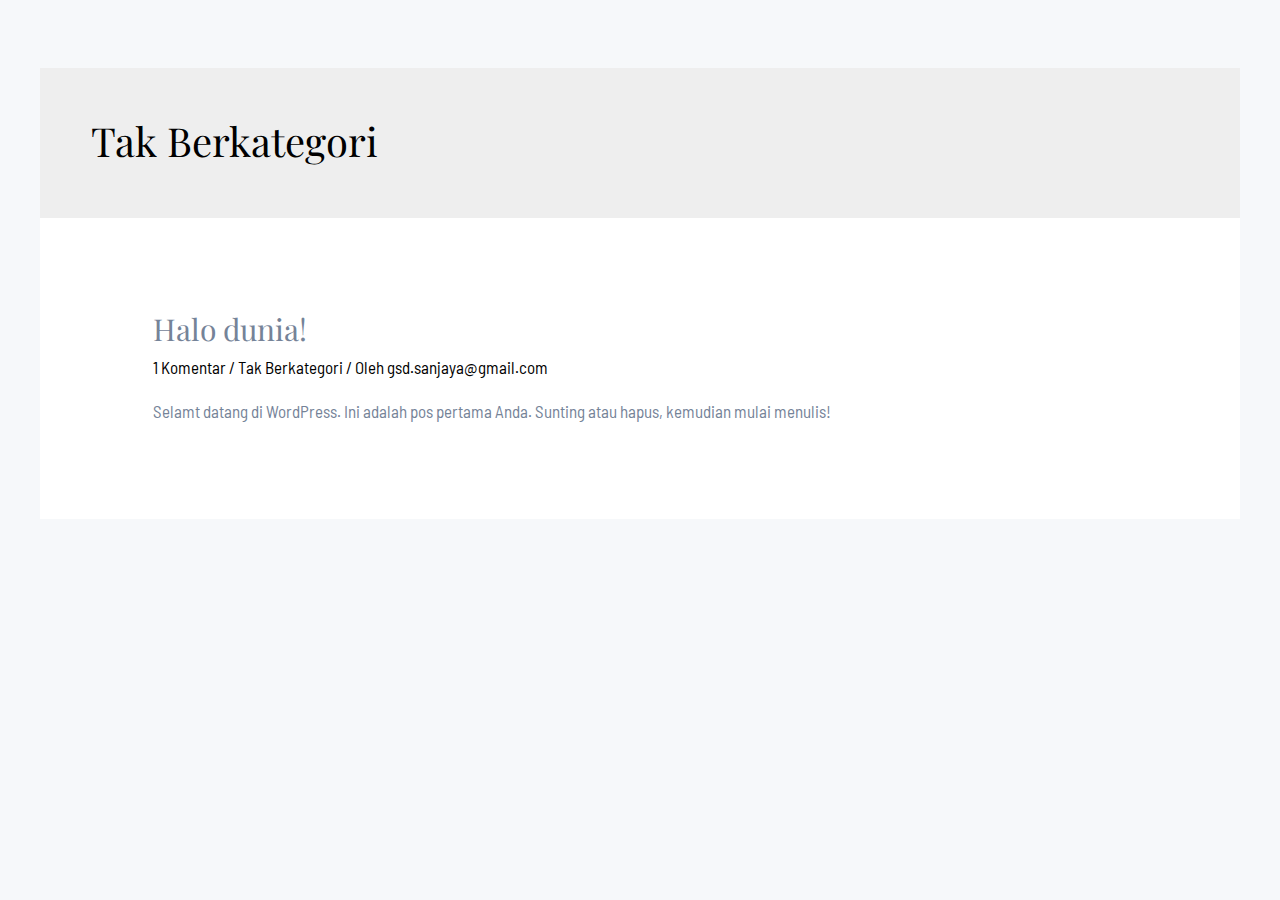
<file: category/tak-berkategori/index.html>
<!DOCTYPE html>
<html lang="id">
<head>
<meta charset="UTF-8">
<meta name="viewport" content="width=device-width, initial-scale=1">
<link rel="profile" href="https://gmpg.org/xfn/11">

<title>Tak Berkategori &#8211; gusade.com</title>
<meta name="robots" content="noindex, nofollow">
<link rel="dns-prefetch" href="//fonts.googleapis.com">
<link rel="alternate" type="application/rss+xml" title="gusade.com &raquo; Feed" href="http://mumunney.github.io/mumunweb/feed/">
<link rel="alternate" type="application/rss+xml" title="gusade.com &raquo; Umpan Komentar" href="http://mumunney.github.io/mumunweb/comments/feed/">
<link rel="alternate" type="application/rss+xml" title="gusade.com &raquo; Tak Berkategori Umpan Kategori" href="http://mumunney.github.io/mumunweb/category/tak-berkategori/feed/">
<script>
window._wpemojiSettings = {"baseUrl":"https:\/\/s.w.org\/images\/core\/emoji\/14.0.0\/72x72\/","ext":".png","svgUrl":"https:\/\/s.w.org\/images\/core\/emoji\/14.0.0\/svg\/","svgExt":".svg","source":{"concatemoji":"http:\/\/mumunney.github.io\/mumunweb\/wp-includes\/js\/wp-emoji-release.min.js?ver=6.1.1"}};
/*! This file is auto-generated */
!function(e,a,t){var n,r,o,i=a.createElement("canvas"),p=i.getContext&&i.getContext("2d");function s(e,t){var a=String.fromCharCode,e=(p.clearRect(0,0,i.width,i.height),p.fillText(a.apply(this,e),0,0),i.toDataURL());return p.clearRect(0,0,i.width,i.height),p.fillText(a.apply(this,t),0,0),e===i.toDataURL()}function c(e){var t=a.createElement("script");t.src=e,t.defer=t.type="text/javascript",a.getElementsByTagName("head")[0].appendChild(t)}for(o=Array("flag","emoji"),t.supports={everything:!0,everythingExceptFlag:!0},r=0;r<o.length;r++)t.supports[o[r]]=function(e){if(p&&p.fillText)switch(p.textBaseline="top",p.font="600 32px Arial",e){case"flag":return s([127987,65039,8205,9895,65039],[127987,65039,8203,9895,65039])?!1:!s([55356,56826,55356,56819],[55356,56826,8203,55356,56819])&&!s([55356,57332,56128,56423,56128,56418,56128,56421,56128,56430,56128,56423,56128,56447],[55356,57332,8203,56128,56423,8203,56128,56418,8203,56128,56421,8203,56128,56430,8203,56128,56423,8203,56128,56447]);case"emoji":return!s([129777,127995,8205,129778,127999],[129777,127995,8203,129778,127999])}return!1}(o[r]),t.supports.everything=t.supports.everything&&t.supports[o[r]],"flag"!==o[r]&&(t.supports.everythingExceptFlag=t.supports.everythingExceptFlag&&t.supports[o[r]]);t.supports.everythingExceptFlag=t.supports.everythingExceptFlag&&!t.supports.flag,t.DOMReady=!1,t.readyCallback=function(){t.DOMReady=!0},t.supports.everything||(n=function(){t.readyCallback()},a.addEventListener?(a.addEventListener("DOMContentLoaded",n,!1),e.addEventListener("load",n,!1)):(e.attachEvent("onload",n),a.attachEvent("onreadystatechange",function(){"complete"===a.readyState&&t.readyCallback()})),(e=t.source||{}).concatemoji?c(e.concatemoji):e.wpemoji&&e.twemoji&&(c(e.twemoji),c(e.wpemoji)))}(window,document,window._wpemojiSettings);
</script>
<style>img.wp-smiley,
img.emoji {
	display: inline !important;
	border: none !important;
	box-shadow: none !important;
	height: 1em !important;
	width: 1em !important;
	margin: 0 0.07em !important;
	vertical-align: -0.1em !important;
	background: none !important;
	padding: 0 !important;
}</style>
	<link rel="stylesheet" id="astra-theme-css-css" href="http://mumunney.github.io/mumunweb/wp-content/themes/astra/assets/css/minified/main.min.css?ver=4.0.2" media="all">
<style id="astra-theme-css-inline-css">.ast-no-sidebar .entry-content .alignfull {margin-left: calc( -50vw + 50%);margin-right: calc( -50vw + 50%);max-width: 100vw;width: 100vw;}.ast-no-sidebar .entry-content .alignwide {margin-left: calc(-41vw + 50%);margin-right: calc(-41vw + 50%);max-width: unset;width: unset;}.ast-no-sidebar .entry-content .alignfull .alignfull,.ast-no-sidebar .entry-content .alignfull .alignwide,.ast-no-sidebar .entry-content .alignwide .alignfull,.ast-no-sidebar .entry-content .alignwide .alignwide,.ast-no-sidebar .entry-content .wp-block-column .alignfull,.ast-no-sidebar .entry-content .wp-block-column .alignwide{width: 100%;margin-left: auto;margin-right: auto;}.wp-block-gallery,.blocks-gallery-grid {margin: 0;}.wp-block-separator {max-width: 100px;}.wp-block-separator.is-style-wide,.wp-block-separator.is-style-dots {max-width: none;}.entry-content .has-2-columns .wp-block-column:first-child {padding-right: 10px;}.entry-content .has-2-columns .wp-block-column:last-child {padding-left: 10px;}@media (max-width: 782px) {.entry-content .wp-block-columns .wp-block-column {flex-basis: 100%;}.entry-content .has-2-columns .wp-block-column:first-child {padding-right: 0;}.entry-content .has-2-columns .wp-block-column:last-child {padding-left: 0;}}body .entry-content .wp-block-latest-posts {margin-left: 0;}body .entry-content .wp-block-latest-posts li {list-style: none;}.ast-no-sidebar .ast-container .entry-content .wp-block-latest-posts {margin-left: 0;}.ast-header-break-point .entry-content .alignwide {margin-left: auto;margin-right: auto;}.entry-content .blocks-gallery-item img {margin-bottom: auto;}.wp-block-pullquote {border-top: 4px solid #555d66;border-bottom: 4px solid #555d66;color: #40464d;}:root{--ast-container-default-xlg-padding:6.67em;--ast-container-default-lg-padding:5.67em;--ast-container-default-slg-padding:4.34em;--ast-container-default-md-padding:3.34em;--ast-container-default-sm-padding:6.67em;--ast-container-default-xs-padding:2.4em;--ast-container-default-xxs-padding:1.4em;--ast-code-block-background:#EEEEEE;--ast-comment-inputs-background:#FAFAFA;}html{font-size:106.25%;}a,.page-title{color:var(--ast-global-color-2);}a:hover,a:focus{color:var(--ast-global-color-1);}body,button,input,select,textarea,.ast-button,.ast-custom-button{font-family:'Barlow Semi Condensed',sans-serif;font-weight:400;font-size:17px;font-size:1rem;}blockquote{color:var(--ast-global-color-3);}h1,.entry-content h1,h2,.entry-content h2,h3,.entry-content h3,h4,.entry-content h4,h5,.entry-content h5,h6,.entry-content h6,.site-title,.site-title a{font-family:'Barlow Semi Condensed',sans-serif;font-weight:500;}.site-title{font-size:35px;font-size:2.0588235294118rem;display:none;}.site-header .site-description{font-size:15px;font-size:0.88235294117647rem;display:none;}.entry-title{font-size:30px;font-size:1.7647058823529rem;}h1,.entry-content h1{font-size:83px;font-size:4.8823529411765rem;font-weight:800;font-family:'Playfair Display',serif;line-height:1.1em;}h2,.entry-content h2{font-size:50px;font-size:2.9411764705882rem;font-weight:800;font-family:'Playfair Display',serif;line-height:1.1em;}h3,.entry-content h3{font-size:35px;font-size:2.0588235294118rem;font-weight:800;font-family:'Playfair Display',serif;line-height:1.2em;}h4,.entry-content h4{font-size:22px;font-size:1.2941176470588rem;font-family:'Barlow Semi Condensed',sans-serif;}h5,.entry-content h5{font-size:20px;font-size:1.1764705882353rem;font-family:'Barlow Semi Condensed',sans-serif;}h6,.entry-content h6{font-size:17px;font-size:1rem;font-family:'Barlow Semi Condensed',sans-serif;}::selection{background-color:var(--ast-global-color-0);color:#ffffff;}body,h1,.entry-title a,.entry-content h1,h2,.entry-content h2,h3,.entry-content h3,h4,.entry-content h4,h5,.entry-content h5,h6,.entry-content h6{color:var(--ast-global-color-3);}.tagcloud a:hover,.tagcloud a:focus,.tagcloud a.current-item{color:#ffffff;border-color:var(--ast-global-color-2);background-color:var(--ast-global-color-2);}input:focus,input[type="text"]:focus,input[type="email"]:focus,input[type="url"]:focus,input[type="password"]:focus,input[type="reset"]:focus,input[type="search"]:focus,textarea:focus{border-color:var(--ast-global-color-2);}input[type="radio"]:checked,input[type=reset],input[type="checkbox"]:checked,input[type="checkbox"]:hover:checked,input[type="checkbox"]:focus:checked,input[type=range]::-webkit-slider-thumb{border-color:var(--ast-global-color-2);background-color:var(--ast-global-color-2);box-shadow:none;}.site-footer a:hover + .post-count,.site-footer a:focus + .post-count{background:var(--ast-global-color-2);border-color:var(--ast-global-color-2);}.single .nav-links .nav-previous,.single .nav-links .nav-next{color:var(--ast-global-color-2);}.entry-meta,.entry-meta *{line-height:1.45;color:var(--ast-global-color-2);}.entry-meta a:hover,.entry-meta a:hover *,.entry-meta a:focus,.entry-meta a:focus *,.page-links > .page-link,.page-links .page-link:hover,.post-navigation a:hover{color:var(--ast-global-color-1);}#cat option,.secondary .calendar_wrap thead a,.secondary .calendar_wrap thead a:visited{color:var(--ast-global-color-2);}.secondary .calendar_wrap #today,.ast-progress-val span{background:var(--ast-global-color-2);}.secondary a:hover + .post-count,.secondary a:focus + .post-count{background:var(--ast-global-color-2);border-color:var(--ast-global-color-2);}.calendar_wrap #today > a{color:#ffffff;}.page-links .page-link,.single .post-navigation a{color:var(--ast-global-color-2);}.widget-title{font-size:24px;font-size:1.4117647058824rem;color:var(--ast-global-color-3);}.site-logo-img img{ transition:all 0.2s linear;}@media (max-width:921px){#ast-desktop-header{display:none;}}@media (min-width:921px){#ast-mobile-header{display:none;}}.wp-block-buttons.aligncenter{justify-content:center;}@media (min-width:1200px){.ast-separate-container.ast-right-sidebar .entry-content .wp-block-image.alignfull,.ast-separate-container.ast-left-sidebar .entry-content .wp-block-image.alignfull,.ast-separate-container.ast-right-sidebar .entry-content .wp-block-cover.alignfull,.ast-separate-container.ast-left-sidebar .entry-content .wp-block-cover.alignfull{margin-left:-6.67em;margin-right:-6.67em;max-width:unset;width:unset;}.ast-separate-container.ast-right-sidebar .entry-content .wp-block-image.alignwide,.ast-separate-container.ast-left-sidebar .entry-content .wp-block-image.alignwide,.ast-separate-container.ast-right-sidebar .entry-content .wp-block-cover.alignwide,.ast-separate-container.ast-left-sidebar .entry-content .wp-block-cover.alignwide{margin-left:-20px;margin-right:-20px;max-width:unset;width:unset;}}@media (min-width:1200px){.wp-block-group .has-background{padding:20px;}}@media (min-width:1200px){.ast-no-sidebar.ast-separate-container .entry-content .wp-block-group.alignwide,.ast-no-sidebar.ast-separate-container .entry-content .wp-block-cover.alignwide{margin-left:-20px;margin-right:-20px;padding-left:20px;padding-right:20px;}.ast-no-sidebar.ast-separate-container .entry-content .wp-block-cover.alignfull,.ast-no-sidebar.ast-separate-container .entry-content .wp-block-group.alignfull{margin-left:-6.67em;margin-right:-6.67em;padding-left:6.67em;padding-right:6.67em;}}@media (min-width:1200px){.wp-block-cover-image.alignwide .wp-block-cover__inner-container,.wp-block-cover.alignwide .wp-block-cover__inner-container,.wp-block-cover-image.alignfull .wp-block-cover__inner-container,.wp-block-cover.alignfull .wp-block-cover__inner-container{width:100%;}}.wp-block-columns{margin-bottom:unset;}.wp-block-image.size-full{margin:2rem 0;}.wp-block-separator.has-background{padding:0;}.wp-block-gallery{margin-bottom:1.6em;}.wp-block-group{padding-top:4em;padding-bottom:4em;}.wp-block-group__inner-container .wp-block-columns:last-child,.wp-block-group__inner-container :last-child,.wp-block-table table{margin-bottom:0;}.blocks-gallery-grid{width:100%;}.wp-block-navigation-link__content{padding:5px 0;}.wp-block-group .wp-block-group .has-text-align-center,.wp-block-group .wp-block-column .has-text-align-center{max-width:100%;}.has-text-align-center{margin:0 auto;}@media (min-width:1200px){.wp-block-cover__inner-container,.alignwide .wp-block-group__inner-container,.alignfull .wp-block-group__inner-container{max-width:1200px;margin:0 auto;}.wp-block-group.alignnone,.wp-block-group.aligncenter,.wp-block-group.alignleft,.wp-block-group.alignright,.wp-block-group.alignwide,.wp-block-columns.alignwide{margin:2rem 0 1rem 0;}}@media (max-width:1200px){.wp-block-group{padding:3em;}.wp-block-group .wp-block-group{padding:1.5em;}.wp-block-columns,.wp-block-column{margin:1rem 0;}}@media (min-width:921px){.wp-block-columns .wp-block-group{padding:2em;}}@media (max-width:544px){.wp-block-cover-image .wp-block-cover__inner-container,.wp-block-cover .wp-block-cover__inner-container{width:unset;}.wp-block-cover,.wp-block-cover-image{padding:2em 0;}.wp-block-group,.wp-block-cover{padding:2em;}.wp-block-media-text__media img,.wp-block-media-text__media video{width:unset;max-width:100%;}.wp-block-media-text.has-background .wp-block-media-text__content{padding:1em;}}.wp-block-image.aligncenter{margin-left:auto;margin-right:auto;}.wp-block-table.aligncenter{margin-left:auto;margin-right:auto;}@media (min-width:544px){.entry-content .wp-block-media-text.has-media-on-the-right .wp-block-media-text__content{padding:0 8% 0 0;}.entry-content .wp-block-media-text .wp-block-media-text__content{padding:0 0 0 8%;}.ast-plain-container .site-content .entry-content .has-custom-content-position.is-position-bottom-left > *,.ast-plain-container .site-content .entry-content .has-custom-content-position.is-position-bottom-right > *,.ast-plain-container .site-content .entry-content .has-custom-content-position.is-position-top-left > *,.ast-plain-container .site-content .entry-content .has-custom-content-position.is-position-top-right > *,.ast-plain-container .site-content .entry-content .has-custom-content-position.is-position-center-right > *,.ast-plain-container .site-content .entry-content .has-custom-content-position.is-position-center-left > *{margin:0;}}@media (max-width:544px){.entry-content .wp-block-media-text .wp-block-media-text__content{padding:8% 0;}.wp-block-media-text .wp-block-media-text__media img{width:auto;max-width:100%;}}.wp-block-button.is-style-outline .wp-block-button__link{border-color:rgba(0,0,0,0);border-top-width:2px;border-right-width:2px;border-bottom-width:2px;border-left-width:2px;}.wp-block-button.is-style-outline > .wp-block-button__link:not(.has-text-color),.wp-block-button.wp-block-button__link.is-style-outline:not(.has-text-color){color:rgba(0,0,0,0);}.wp-block-button.is-style-outline .wp-block-button__link:hover,.wp-block-button.is-style-outline .wp-block-button__link:focus{color:var(--ast-global-color-2) !important;background-color:rgba(0,0,0,0);border-color:rgba(0,0,0,0);}.post-page-numbers.current .page-link,.ast-pagination .page-numbers.current{color:#ffffff;border-color:var(--ast-global-color-0);background-color:var(--ast-global-color-0);border-radius:2px;}@media (max-width:921px){.wp-block-button.is-style-outline .wp-block-button__link{padding-top:calc(15px - 2px);padding-right:calc(30px - 2px);padding-bottom:calc(15px - 2px);padding-left:calc(30px - 2px);}}@media (max-width:544px){.wp-block-button.is-style-outline .wp-block-button__link{padding-top:calc(15px - 2px);padding-right:calc(30px - 2px);padding-bottom:calc(15px - 2px);padding-left:calc(30px - 2px);}}@media (min-width:544px){.entry-content > .alignleft{margin-right:20px;}.entry-content > .alignright{margin-left:20px;}.wp-block-group.has-background{padding:20px;}}@media (max-width:921px){.ast-separate-container #primary,.ast-separate-container #secondary{padding:1.5em 0;}#primary,#secondary{padding:1.5em 0;margin:0;}.ast-left-sidebar #content > .ast-container{display:flex;flex-direction:column-reverse;width:100%;}.ast-separate-container .ast-article-post,.ast-separate-container .ast-article-single{padding:1.5em 2.14em;}.ast-author-box img.avatar{margin:20px 0 0 0;}}@media (min-width:922px){.ast-separate-container.ast-right-sidebar #primary,.ast-separate-container.ast-left-sidebar #primary{border:0;}.search-no-results.ast-separate-container #primary{margin-bottom:4em;}}.elementor-button-wrapper .elementor-button{border-style:solid;text-decoration:none;border-top-width:0;border-right-width:0;border-left-width:0;border-bottom-width:0;}body .elementor-button.elementor-size-sm,body .elementor-button.elementor-size-xs,body .elementor-button.elementor-size-md,body .elementor-button.elementor-size-lg,body .elementor-button.elementor-size-xl,body .elementor-button{border-radius:2px;padding-top:0px;padding-right:0px;padding-bottom:0px;padding-left:0px;}.elementor-button-wrapper .elementor-button{border-color:rgba(0,0,0,0);background-color:rgba(0,0,0,0);}.elementor-button-wrapper .elementor-button:hover,.elementor-button-wrapper .elementor-button:focus{color:var(--ast-global-color-2);background-color:rgba(0,0,0,0);border-color:rgba(0,0,0,0);}.wp-block-button .wp-block-button__link ,.elementor-button-wrapper .elementor-button,.elementor-button-wrapper .elementor-button:visited{color:var(--ast-global-color-0);}.elementor-button-wrapper .elementor-button{font-size:16px;font-size:0.94117647058824rem;line-height:1em;text-transform:uppercase;letter-spacing:2px;}body .elementor-button.elementor-size-sm,body .elementor-button.elementor-size-xs,body .elementor-button.elementor-size-md,body .elementor-button.elementor-size-lg,body .elementor-button.elementor-size-xl,body .elementor-button{font-size:16px;font-size:0.94117647058824rem;}.wp-block-button .wp-block-button__link:hover,.wp-block-button .wp-block-button__link:focus{color:var(--ast-global-color-2);background-color:rgba(0,0,0,0);border-color:rgba(0,0,0,0);}.elementor-widget-heading h1.elementor-heading-title{line-height:1.1em;}.elementor-widget-heading h2.elementor-heading-title{line-height:1.1em;}.elementor-widget-heading h3.elementor-heading-title{line-height:1.2em;}.wp-block-button .wp-block-button__link{border:none;background-color:rgba(0,0,0,0);color:var(--ast-global-color-0);font-family:inherit;font-weight:inherit;line-height:1em;text-transform:uppercase;letter-spacing:2px;font-size:16px;font-size:0.94117647058824rem;border-radius:2px;padding:15px 30px;}.wp-block-button.is-style-outline .wp-block-button__link{border-style:solid;border-top-width:2px;border-right-width:2px;border-left-width:2px;border-bottom-width:2px;border-color:rgba(0,0,0,0);padding-top:calc(15px - 2px);padding-right:calc(30px - 2px);padding-bottom:calc(15px - 2px);padding-left:calc(30px - 2px);}@media (max-width:921px){.wp-block-button .wp-block-button__link{border:none;padding:15px 30px;}.wp-block-button.is-style-outline .wp-block-button__link{padding-top:calc(15px - 2px);padding-right:calc(30px - 2px);padding-bottom:calc(15px - 2px);padding-left:calc(30px - 2px);}}@media (max-width:544px){.wp-block-button .wp-block-button__link{border:none;padding:15px 30px;}.wp-block-button.is-style-outline .wp-block-button__link{padding-top:calc(15px - 2px);padding-right:calc(30px - 2px);padding-bottom:calc(15px - 2px);padding-left:calc(30px - 2px);}}.menu-toggle,button,.ast-button,.ast-custom-button,.button,input#submit,input[type="button"],input[type="submit"],input[type="reset"]{border-style:solid;border-top-width:0;border-right-width:0;border-left-width:0;border-bottom-width:0;color:var(--ast-global-color-0);border-color:rgba(0,0,0,0);background-color:rgba(0,0,0,0);border-radius:2px;padding-top:0px;padding-right:0px;padding-bottom:0px;padding-left:0px;font-family:inherit;font-weight:inherit;font-size:16px;font-size:0.94117647058824rem;line-height:1em;text-transform:uppercase;letter-spacing:2px;}button:focus,.menu-toggle:hover,button:hover,.ast-button:hover,.ast-custom-button:hover .button:hover,.ast-custom-button:hover ,input[type=reset]:hover,input[type=reset]:focus,input#submit:hover,input#submit:focus,input[type="button"]:hover,input[type="button"]:focus,input[type="submit"]:hover,input[type="submit"]:focus{color:var(--ast-global-color-2);background-color:rgba(0,0,0,0);border-color:rgba(0,0,0,0);}@media (min-width:544px){.ast-container{max-width:100%;}}@media (max-width:544px){.ast-separate-container .ast-article-post,.ast-separate-container .ast-article-single,.ast-separate-container .comments-title,.ast-separate-container .ast-archive-description{padding:1.5em 1em;}.ast-separate-container #content .ast-container{padding-left:0.54em;padding-right:0.54em;}.ast-separate-container .ast-comment-list li.depth-1{padding:1.5em 1em;margin-bottom:1.5em;}.ast-separate-container .ast-comment-list .bypostauthor{padding:.5em;}.ast-search-menu-icon.ast-dropdown-active .search-field{width:170px;}}@media (max-width:921px){.ast-mobile-header-stack .main-header-bar .ast-search-menu-icon{display:inline-block;}.ast-header-break-point.ast-header-custom-item-outside .ast-mobile-header-stack .main-header-bar .ast-search-icon{margin:0;}.ast-comment-avatar-wrap img{max-width:2.5em;}.ast-separate-container .ast-comment-list li.depth-1{padding:1.5em 2.14em;}.ast-separate-container .comment-respond{padding:2em 2.14em;}.ast-comment-meta{padding:0 1.8888em 1.3333em;}}body,.ast-separate-container{background-color:var(--ast-global-color-4);;background-image:none;;}.ast-no-sidebar.ast-separate-container .entry-content .alignfull {margin-left: -6.67em;margin-right: -6.67em;width: auto;}@media (max-width: 1200px) {.ast-no-sidebar.ast-separate-container .entry-content .alignfull {margin-left: -2.4em;margin-right: -2.4em;}}@media (max-width: 768px) {.ast-no-sidebar.ast-separate-container .entry-content .alignfull {margin-left: -2.14em;margin-right: -2.14em;}}@media (max-width: 544px) {.ast-no-sidebar.ast-separate-container .entry-content .alignfull {margin-left: -1em;margin-right: -1em;}}.ast-no-sidebar.ast-separate-container .entry-content .alignwide {margin-left: -20px;margin-right: -20px;}.ast-no-sidebar.ast-separate-container .entry-content .wp-block-column .alignfull,.ast-no-sidebar.ast-separate-container .entry-content .wp-block-column .alignwide {margin-left: auto;margin-right: auto;width: 100%;}@media (max-width:921px){.site-title{display:none;}.site-header .site-description{display:none;}.entry-title{font-size:30px;}h1,.entry-content h1{font-size:60px;}h2,.entry-content h2{font-size:43px;}h3,.entry-content h3{font-size:30px;}}@media (max-width:544px){.site-title{display:none;}.site-header .site-description{display:none;}.entry-title{font-size:30px;}h1,.entry-content h1{font-size:45px;}h2,.entry-content h2{font-size:35px;}h3,.entry-content h3{font-size:20px;}}@media (max-width:921px){html{font-size:96.9%;}}@media (max-width:544px){html{font-size:96.9%;}}@media (min-width:922px){.ast-container{max-width:1240px;}}@media (min-width:922px){.site-content .ast-container{display:flex;}}@media (max-width:921px){.site-content .ast-container{flex-direction:column;}}@media (min-width:922px){.main-header-menu .sub-menu .menu-item.ast-left-align-sub-menu:hover > .sub-menu,.main-header-menu .sub-menu .menu-item.ast-left-align-sub-menu.focus > .sub-menu{margin-left:-0px;}}blockquote {padding: 1.2em;}:root .has-ast-global-color-0-color{color:var(--ast-global-color-0);}:root .has-ast-global-color-0-background-color{background-color:var(--ast-global-color-0);}:root .wp-block-button .has-ast-global-color-0-color{color:var(--ast-global-color-0);}:root .wp-block-button .has-ast-global-color-0-background-color{background-color:var(--ast-global-color-0);}:root .has-ast-global-color-1-color{color:var(--ast-global-color-1);}:root .has-ast-global-color-1-background-color{background-color:var(--ast-global-color-1);}:root .wp-block-button .has-ast-global-color-1-color{color:var(--ast-global-color-1);}:root .wp-block-button .has-ast-global-color-1-background-color{background-color:var(--ast-global-color-1);}:root .has-ast-global-color-2-color{color:var(--ast-global-color-2);}:root .has-ast-global-color-2-background-color{background-color:var(--ast-global-color-2);}:root .wp-block-button .has-ast-global-color-2-color{color:var(--ast-global-color-2);}:root .wp-block-button .has-ast-global-color-2-background-color{background-color:var(--ast-global-color-2);}:root .has-ast-global-color-3-color{color:var(--ast-global-color-3);}:root .has-ast-global-color-3-background-color{background-color:var(--ast-global-color-3);}:root .wp-block-button .has-ast-global-color-3-color{color:var(--ast-global-color-3);}:root .wp-block-button .has-ast-global-color-3-background-color{background-color:var(--ast-global-color-3);}:root .has-ast-global-color-4-color{color:var(--ast-global-color-4);}:root .has-ast-global-color-4-background-color{background-color:var(--ast-global-color-4);}:root .wp-block-button .has-ast-global-color-4-color{color:var(--ast-global-color-4);}:root .wp-block-button .has-ast-global-color-4-background-color{background-color:var(--ast-global-color-4);}:root .has-ast-global-color-5-color{color:var(--ast-global-color-5);}:root .has-ast-global-color-5-background-color{background-color:var(--ast-global-color-5);}:root .wp-block-button .has-ast-global-color-5-color{color:var(--ast-global-color-5);}:root .wp-block-button .has-ast-global-color-5-background-color{background-color:var(--ast-global-color-5);}:root .has-ast-global-color-6-color{color:var(--ast-global-color-6);}:root .has-ast-global-color-6-background-color{background-color:var(--ast-global-color-6);}:root .wp-block-button .has-ast-global-color-6-color{color:var(--ast-global-color-6);}:root .wp-block-button .has-ast-global-color-6-background-color{background-color:var(--ast-global-color-6);}:root .has-ast-global-color-7-color{color:var(--ast-global-color-7);}:root .has-ast-global-color-7-background-color{background-color:var(--ast-global-color-7);}:root .wp-block-button .has-ast-global-color-7-color{color:var(--ast-global-color-7);}:root .wp-block-button .has-ast-global-color-7-background-color{background-color:var(--ast-global-color-7);}:root .has-ast-global-color-8-color{color:var(--ast-global-color-8);}:root .has-ast-global-color-8-background-color{background-color:var(--ast-global-color-8);}:root .wp-block-button .has-ast-global-color-8-color{color:var(--ast-global-color-8);}:root .wp-block-button .has-ast-global-color-8-background-color{background-color:var(--ast-global-color-8);}:root{--ast-global-color-0:#009bdf;--ast-global-color-1:#009bdf;--ast-global-color-2:#000000;--ast-global-color-3:#758398;--ast-global-color-4:#f6f8fa;--ast-global-color-5:#ffffff;--ast-global-color-6:#243673;--ast-global-color-7:#FBFCFF;--ast-global-color-8:#BFD1FF;}:root {--ast-border-color : #dddddd;}.ast-archive-entry-banner {-js-display: flex;display: flex;flex-direction: column;justify-content: center;text-align: center;position: relative;background: #eeeeee;}.ast-archive-entry-banner[data-banner-width-type="custom"] {margin: 0 auto;width: 100%;}.ast-archive-entry-banner[data-banner-layout="layout-1"] {background: inherit;padding: 20px 0;text-align: left;}body.archive .ast-archive-description{max-width:1200px;width:100%;text-align:left;padding-top:3em;padding-right:3em;padding-bottom:3em;padding-left:3em;}body.archive .ast-archive-description .ast-archive-title,body.archive .ast-archive-description .ast-archive-title *{font-size:40px;font-size:2.3529411764706rem;}body.archive .ast-archive-description > *:not(:last-child){margin-bottom:10px;}@media (max-width:921px){body.archive .ast-archive-description{text-align:left;}}@media (max-width:544px){body.archive .ast-archive-description{text-align:left;}}.ast-breadcrumbs .trail-browse,.ast-breadcrumbs .trail-items,.ast-breadcrumbs .trail-items li{display:inline-block;margin:0;padding:0;border:none;background:inherit;text-indent:0;}.ast-breadcrumbs .trail-browse{font-size:inherit;font-style:inherit;font-weight:inherit;color:inherit;}.ast-breadcrumbs .trail-items{list-style:none;}.trail-items li::after{padding:0 0.3em;content:"\00bb";}.trail-items li:last-of-type::after{display:none;}h1,.entry-content h1,h2,.entry-content h2,h3,.entry-content h3,h4,.entry-content h4,h5,.entry-content h5,h6,.entry-content h6{color:var(--ast-global-color-2);}@media (max-width:921px){.ast-builder-grid-row-container.ast-builder-grid-row-tablet-3-firstrow .ast-builder-grid-row > *:first-child,.ast-builder-grid-row-container.ast-builder-grid-row-tablet-3-lastrow .ast-builder-grid-row > *:last-child{grid-column:1 / -1;}}@media (max-width:544px){.ast-builder-grid-row-container.ast-builder-grid-row-mobile-3-firstrow .ast-builder-grid-row > *:first-child,.ast-builder-grid-row-container.ast-builder-grid-row-mobile-3-lastrow .ast-builder-grid-row > *:last-child{grid-column:1 / -1;}}.ast-builder-layout-element[data-section="title_tagline"]{display:flex;}@media (max-width:921px){.ast-header-break-point .ast-builder-layout-element[data-section="title_tagline"]{display:flex;}}@media (max-width:544px){.ast-header-break-point .ast-builder-layout-element[data-section="title_tagline"]{display:flex;}}.ast-desktop .ast-menu-hover-style-underline > .menu-item > .menu-link:before,.ast-desktop .ast-menu-hover-style-overline > .menu-item > .menu-link:before {content: "";position: absolute;width: 100%;right: 50%;height: 1px;background-color: transparent;transform: scale(0,0) translate(-50%,0);transition: transform .3s ease-in-out,color .0s ease-in-out;}.ast-desktop .ast-menu-hover-style-underline > .menu-item:hover > .menu-link:before,.ast-desktop .ast-menu-hover-style-overline > .menu-item:hover > .menu-link:before {width: calc(100% - 1.2em);background-color: currentColor;transform: scale(1,1) translate(50%,0);}.ast-desktop .ast-menu-hover-style-underline > .menu-item > .menu-link:before {bottom: 0;}.ast-desktop .ast-menu-hover-style-overline > .menu-item > .menu-link:before {top: 0;}.ast-desktop .ast-menu-hover-style-zoom > .menu-item > .menu-link:hover {transition: all .3s ease;transform: scale(1.2);}.site-footer{background-color:var(--ast-global-color-5);;background-image:none;;}@media (max-width:921px){.ast-hfb-header .site-footer{padding-left:25px;padding-right:25px;}}.elementor-template-full-width .ast-container{display:block;}@media (max-width:544px){.elementor-element .elementor-wc-products .woocommerce[class*="columns-"] ul.products li.product{width:auto;margin:0;}.elementor-element .woocommerce .woocommerce-result-count{float:none;}}.ast-header-break-point .main-header-bar{border-bottom-width:1px;}@media (min-width:922px){.main-header-bar{border-bottom-width:1px;}}.main-header-menu .menu-item, #astra-footer-menu .menu-item, .main-header-bar .ast-masthead-custom-menu-items{-js-display:flex;display:flex;-webkit-box-pack:center;-webkit-justify-content:center;-moz-box-pack:center;-ms-flex-pack:center;justify-content:center;-webkit-box-orient:vertical;-webkit-box-direction:normal;-webkit-flex-direction:column;-moz-box-orient:vertical;-moz-box-direction:normal;-ms-flex-direction:column;flex-direction:column;}.main-header-menu > .menu-item > .menu-link, #astra-footer-menu > .menu-item > .menu-link{height:100%;-webkit-box-align:center;-webkit-align-items:center;-moz-box-align:center;-ms-flex-align:center;align-items:center;-js-display:flex;display:flex;}.ast-header-break-point .main-navigation ul .menu-item .menu-link .icon-arrow:first-of-type svg{top:.2em;margin-top:0px;margin-left:0px;width:.65em;transform:translate(0, -2px) rotateZ(270deg);}.ast-mobile-popup-content .ast-submenu-expanded > .ast-menu-toggle{transform:rotateX(180deg);overflow-y:auto;}.ast-separate-container .blog-layout-1, .ast-separate-container .blog-layout-2, .ast-separate-container .blog-layout-3{background-color:transparent;background-image:none;}.ast-separate-container .ast-article-post{background-color:var(--ast-global-color-5);;background-image:none;;}@media (max-width:921px){.ast-separate-container .ast-article-post{background-color:var(--ast-global-color-5);;background-image:none;;}}@media (max-width:544px){.ast-separate-container .ast-article-post{background-color:var(--ast-global-color-5);;background-image:none;;}}.ast-separate-container .ast-article-single:not(.ast-related-post), .ast-separate-container .comments-area .comment-respond,.ast-separate-container .comments-area .ast-comment-list li, .ast-separate-container .ast-woocommerce-container, .ast-separate-container .error-404, .ast-separate-container .no-results, .single.ast-separate-container  .ast-author-meta, .ast-separate-container .related-posts-title-wrapper, .ast-separate-container.ast-two-container #secondary .widget,.ast-separate-container .comments-count-wrapper, .ast-box-layout.ast-plain-container .site-content,.ast-padded-layout.ast-plain-container .site-content, .ast-separate-container .comments-area .comments-title, .ast-narrow-container .site-content{background-color:var(--ast-global-color-5);;background-image:none;;}@media (max-width:921px){.ast-separate-container .ast-article-single:not(.ast-related-post), .ast-separate-container .comments-area .comment-respond,.ast-separate-container .comments-area .ast-comment-list li, .ast-separate-container .ast-woocommerce-container, .ast-separate-container .error-404, .ast-separate-container .no-results, .single.ast-separate-container  .ast-author-meta, .ast-separate-container .related-posts-title-wrapper, .ast-separate-container.ast-two-container #secondary .widget,.ast-separate-container .comments-count-wrapper, .ast-box-layout.ast-plain-container .site-content,.ast-padded-layout.ast-plain-container .site-content, .ast-separate-container .comments-area .comments-title, .ast-narrow-container .site-content{background-color:var(--ast-global-color-5);;background-image:none;;}}@media (max-width:544px){.ast-separate-container .ast-article-single:not(.ast-related-post), .ast-separate-container .comments-area .comment-respond,.ast-separate-container .comments-area .ast-comment-list li, .ast-separate-container .ast-woocommerce-container, .ast-separate-container .error-404, .ast-separate-container .no-results, .single.ast-separate-container  .ast-author-meta, .ast-separate-container .related-posts-title-wrapper, .ast-separate-container.ast-two-container #secondary .widget,.ast-separate-container .comments-count-wrapper, .ast-box-layout.ast-plain-container .site-content,.ast-padded-layout.ast-plain-container .site-content, .ast-separate-container .comments-area .comments-title, .ast-narrow-container .site-content{background-color:var(--ast-global-color-5);;background-image:none;;}}.ast-mobile-header-content > *,.ast-desktop-header-content > * {padding: 10px 0;height: auto;}.ast-mobile-header-content > *:first-child,.ast-desktop-header-content > *:first-child {padding-top: 10px;}.ast-mobile-header-content > .ast-builder-menu,.ast-desktop-header-content > .ast-builder-menu {padding-top: 0;}.ast-mobile-header-content > *:last-child,.ast-desktop-header-content > *:last-child {padding-bottom: 0;}.ast-mobile-header-content .ast-search-menu-icon.ast-inline-search label,.ast-desktop-header-content .ast-search-menu-icon.ast-inline-search label {width: 100%;}.ast-desktop-header-content .main-header-bar-navigation .ast-submenu-expanded > .ast-menu-toggle::before {transform: rotateX(180deg);}#ast-desktop-header .ast-desktop-header-content,.ast-mobile-header-content .ast-search-icon,.ast-desktop-header-content .ast-search-icon,.ast-mobile-header-wrap .ast-mobile-header-content,.ast-main-header-nav-open.ast-popup-nav-open .ast-mobile-header-wrap .ast-mobile-header-content,.ast-main-header-nav-open.ast-popup-nav-open .ast-desktop-header-content {display: none;}.ast-main-header-nav-open.ast-header-break-point #ast-desktop-header .ast-desktop-header-content,.ast-main-header-nav-open.ast-header-break-point .ast-mobile-header-wrap .ast-mobile-header-content {display: block;}.ast-desktop .ast-desktop-header-content .astra-menu-animation-slide-up > .menu-item > .sub-menu,.ast-desktop .ast-desktop-header-content .astra-menu-animation-slide-up > .menu-item .menu-item > .sub-menu,.ast-desktop .ast-desktop-header-content .astra-menu-animation-slide-down > .menu-item > .sub-menu,.ast-desktop .ast-desktop-header-content .astra-menu-animation-slide-down > .menu-item .menu-item > .sub-menu,.ast-desktop .ast-desktop-header-content .astra-menu-animation-fade > .menu-item > .sub-menu,.ast-desktop .ast-desktop-header-content .astra-menu-animation-fade > .menu-item .menu-item > .sub-menu {opacity: 1;visibility: visible;}.ast-hfb-header.ast-default-menu-enable.ast-header-break-point .ast-mobile-header-wrap .ast-mobile-header-content .main-header-bar-navigation {width: unset;margin: unset;}.ast-mobile-header-content.content-align-flex-end .main-header-bar-navigation .menu-item-has-children > .ast-menu-toggle,.ast-desktop-header-content.content-align-flex-end .main-header-bar-navigation .menu-item-has-children > .ast-menu-toggle {left: calc( 20px - 0.907em);}.ast-mobile-header-content .ast-search-menu-icon,.ast-mobile-header-content .ast-search-menu-icon.slide-search,.ast-desktop-header-content .ast-search-menu-icon,.ast-desktop-header-content .ast-search-menu-icon.slide-search {width: 100%;position: relative;display: block;right: auto;transform: none;}.ast-mobile-header-content .ast-search-menu-icon.slide-search .search-form,.ast-mobile-header-content .ast-search-menu-icon .search-form,.ast-desktop-header-content .ast-search-menu-icon.slide-search .search-form,.ast-desktop-header-content .ast-search-menu-icon .search-form {right: 0;visibility: visible;opacity: 1;position: relative;top: auto;transform: none;padding: 0;display: block;overflow: hidden;}.ast-mobile-header-content .ast-search-menu-icon.ast-inline-search .search-field,.ast-mobile-header-content .ast-search-menu-icon .search-field,.ast-desktop-header-content .ast-search-menu-icon.ast-inline-search .search-field,.ast-desktop-header-content .ast-search-menu-icon .search-field {width: 100%;padding-right: 5.5em;}.ast-mobile-header-content .ast-search-menu-icon .search-submit,.ast-desktop-header-content .ast-search-menu-icon .search-submit {display: block;position: absolute;height: 100%;top: 0;right: 0;padding: 0 1em;border-radius: 0;}.ast-hfb-header.ast-default-menu-enable.ast-header-break-point .ast-mobile-header-wrap .ast-mobile-header-content .main-header-bar-navigation ul .sub-menu .menu-link {padding-left: 30px;}.ast-hfb-header.ast-default-menu-enable.ast-header-break-point .ast-mobile-header-wrap .ast-mobile-header-content .main-header-bar-navigation .sub-menu .menu-item .menu-item .menu-link {padding-left: 40px;}.ast-mobile-popup-drawer.active .ast-mobile-popup-inner{background-color:#ffffff;;}.ast-mobile-header-wrap .ast-mobile-header-content, .ast-desktop-header-content{background-color:#ffffff;;}.ast-mobile-popup-content > *, .ast-mobile-header-content > *, .ast-desktop-popup-content > *, .ast-desktop-header-content > *{padding-top:0px;padding-bottom:0px;}.content-align-flex-start .ast-builder-layout-element{justify-content:flex-start;}.content-align-flex-start .main-header-menu{text-align:left;}.ast-mobile-popup-drawer.active .menu-toggle-close{color:#3a3a3a;}.ast-mobile-header-wrap .ast-primary-header-bar,.ast-primary-header-bar .site-primary-header-wrap{min-height:70px;}.ast-desktop .ast-primary-header-bar .main-header-menu > .menu-item{line-height:70px;}@media (max-width:921px){#masthead .ast-mobile-header-wrap .ast-primary-header-bar,#masthead .ast-mobile-header-wrap .ast-below-header-bar{padding-left:20px;padding-right:20px;}}.ast-header-break-point .ast-primary-header-bar{border-bottom-width:0px;border-bottom-color:#eaeaea;border-bottom-style:solid;}@media (min-width:922px){.ast-primary-header-bar{border-bottom-width:0px;border-bottom-color:#eaeaea;border-bottom-style:solid;}}.ast-primary-header-bar{background-color:var(--ast-global-color-5);;background-image:none;;}.ast-primary-header-bar{display:block;}@media (max-width:921px){.ast-header-break-point .ast-primary-header-bar{display:grid;}}@media (max-width:544px){.ast-header-break-point .ast-primary-header-bar{display:grid;}}[data-section="section-header-mobile-trigger"] .ast-button-wrap .ast-mobile-menu-trigger-minimal{color:var(--ast-global-color-2);border:none;background:transparent;}[data-section="section-header-mobile-trigger"] .ast-button-wrap .mobile-menu-toggle-icon .ast-mobile-svg{width:20px;height:20px;fill:var(--ast-global-color-2);}[data-section="section-header-mobile-trigger"] .ast-button-wrap .mobile-menu-wrap .mobile-menu{color:var(--ast-global-color-2);}.ast-builder-menu-mobile .main-navigation .menu-item.menu-item-has-children > .ast-menu-toggle{top:0;}.ast-builder-menu-mobile .main-navigation .menu-item-has-children > .menu-link:after{content:unset;}.ast-hfb-header .ast-builder-menu-mobile .main-navigation .main-header-menu, .ast-hfb-header .ast-builder-menu-mobile .main-navigation .main-header-menu, .ast-hfb-header .ast-mobile-header-content .ast-builder-menu-mobile .main-navigation .main-header-menu, .ast-hfb-header .ast-mobile-popup-content .ast-builder-menu-mobile .main-navigation .main-header-menu{border-top-width:1px;border-color:#eaeaea;}.ast-hfb-header .ast-builder-menu-mobile .main-navigation .menu-item .sub-menu .menu-link, .ast-hfb-header .ast-builder-menu-mobile .main-navigation .menu-item .menu-link, .ast-hfb-header .ast-builder-menu-mobile .main-navigation .menu-item .sub-menu .menu-link, .ast-hfb-header .ast-builder-menu-mobile .main-navigation .menu-item .menu-link, .ast-hfb-header .ast-mobile-header-content .ast-builder-menu-mobile .main-navigation .menu-item .sub-menu .menu-link, .ast-hfb-header .ast-mobile-header-content .ast-builder-menu-mobile .main-navigation .menu-item .menu-link, .ast-hfb-header .ast-mobile-popup-content .ast-builder-menu-mobile .main-navigation .menu-item .sub-menu .menu-link, .ast-hfb-header .ast-mobile-popup-content .ast-builder-menu-mobile .main-navigation .menu-item .menu-link{border-bottom-width:1px;border-color:#eaeaea;border-style:solid;}.ast-builder-menu-mobile .main-navigation .menu-item.menu-item-has-children > .ast-menu-toggle{top:0;}@media (max-width:921px){.ast-builder-menu-mobile .main-navigation .main-header-menu .menu-item > .menu-link{color:var(--ast-global-color-2);padding-top:15px;padding-bottom:15px;padding-left:25px;padding-right:25px;}.ast-builder-menu-mobile .main-navigation .menu-item > .ast-menu-toggle{color:var(--ast-global-color-2);}.ast-builder-menu-mobile .main-navigation .menu-item:hover > .menu-link, .ast-builder-menu-mobile .main-navigation .inline-on-mobile .menu-item:hover > .ast-menu-toggle{color:var(--ast-global-color-0);}.ast-builder-menu-mobile .main-navigation .menu-item:hover > .ast-menu-toggle{color:var(--ast-global-color-0);}.ast-builder-menu-mobile .main-navigation .menu-item.current-menu-item > .menu-link, .ast-builder-menu-mobile .main-navigation .inline-on-mobile .menu-item.current-menu-item > .ast-menu-toggle, .ast-builder-menu-mobile .main-navigation .menu-item.current-menu-ancestor > .menu-link, .ast-builder-menu-mobile .main-navigation .menu-item.current-menu-ancestor > .ast-menu-toggle{color:var(--ast-global-color-0);}.ast-builder-menu-mobile .main-navigation .menu-item.current-menu-item > .ast-menu-toggle{color:var(--ast-global-color-0);}.ast-builder-menu-mobile .main-navigation .menu-item.menu-item-has-children > .ast-menu-toggle{top:15px;right:calc( 25px - 0.907em );}.ast-builder-menu-mobile .main-navigation .menu-item-has-children > .menu-link:after{content:unset;}.ast-builder-menu-mobile .main-navigation .main-header-menu, .ast-builder-menu-mobile .main-navigation .main-header-menu .sub-menu{background-color:var(--ast-global-color-4);;background-image:none;;}}@media (max-width:544px){.ast-builder-menu-mobile .main-navigation .menu-item.menu-item-has-children > .ast-menu-toggle{top:15px;}}.ast-builder-menu-mobile .main-navigation{display:block;}@media (max-width:921px){.ast-header-break-point .ast-builder-menu-mobile .main-navigation{display:block;}}@media (max-width:544px){.ast-header-break-point .ast-builder-menu-mobile .main-navigation{display:block;}}:root{--e-global-color-astglobalcolor0:#009bdf;--e-global-color-astglobalcolor1:#009bdf;--e-global-color-astglobalcolor2:#000000;--e-global-color-astglobalcolor3:#758398;--e-global-color-astglobalcolor4:#f6f8fa;--e-global-color-astglobalcolor5:#ffffff;--e-global-color-astglobalcolor6:#243673;--e-global-color-astglobalcolor7:#FBFCFF;--e-global-color-astglobalcolor8:#BFD1FF;}.comment-reply-title{font-size:28px;font-size:1.6470588235294rem;}.ast-comment-meta{line-height:1.666666667;color:var(--ast-global-color-2);font-size:14px;font-size:0.82352941176471rem;}.ast-comment-list #cancel-comment-reply-link{font-size:17px;font-size:1rem;}.comments-title {padding: 2em 0;}.comments-title {font-weight: normal;word-wrap: break-word;}.ast-comment-list {margin: 0;word-wrap: break-word;padding-bottom: 0.5em;list-style: none;}.ast-comment-list li {list-style: none;}.ast-comment-list .ast-comment-edit-reply-wrap {-js-display: flex;display: flex;justify-content: flex-end;}.ast-comment-list .ast-edit-link {flex: 1;}.ast-comment-list .comment-awaiting-moderation {margin-bottom: 0;}.ast-comment {padding: 1em 0 ;}.ast-comment-info img {border-radius: 50%;}.ast-comment-cite-wrap cite {font-style: normal;}.comment-reply-title {padding-top: 1em;font-weight: normal;line-height: 1.65;}.ast-comment-meta {margin-bottom: 0.5em;}.comments-area {border-top: 1px solid #eeeeee;margin-top: 2em;}.comments-area .comment-form-comment {width: 100%;border: none;margin: 0;padding: 0;}.comments-area .comment-notes,.comments-area .comment-textarea,.comments-area .form-allowed-tags {margin-bottom: 1.5em;}.comments-area .form-submit {margin-bottom: 0;}.comments-area textarea#comment,.comments-area .ast-comment-formwrap input[type="text"] {width: 100%;border-radius: 0;vertical-align: middle;margin-bottom: 10px;}.comments-area .no-comments {margin-top: 0.5em;margin-bottom: 0.5em;}.comments-area p.logged-in-as {margin-bottom: 1em;}.ast-separate-container .comments-area {border-top: 0;}.ast-separate-container .ast-comment-list {padding-bottom: 0;}.ast-separate-container .ast-comment-list li {background-color: #fff;}.ast-separate-container .ast-comment-list li.depth-1 .children li {padding-bottom: 0;padding-top: 0;margin-bottom: 0;}.ast-separate-container .ast-comment-list li.depth-1 .ast-comment,.ast-separate-container .ast-comment-list li.depth-2 .ast-comment {border-bottom: 0;}.ast-separate-container .ast-comment-list .comment-respond {padding-top: 0;padding-bottom: 1em;background-color: transparent;}.ast-separate-container .ast-comment-list .pingback p {margin-bottom: 0;}.ast-separate-container .ast-comment-list .bypostauthor {padding: 2em;margin-bottom: 1em;}.ast-separate-container .ast-comment-list .bypostauthor li {background: transparent;margin-bottom: 0;padding: 0 0 0 2em;}.ast-separate-container .comment-reply-title {padding-top: 0;}.comment-content a {word-wrap: break-word;}.comment-form-legend {margin-bottom: unset;padding: 0 0.5em;}.ast-separate-container .ast-comment-list li.depth-1 {padding: 4em 6.67em;margin-bottom: 2em;}@media (max-width: 1200px) {.ast-separate-container .ast-comment-list li.depth-1 {padding: 3em 3.34em;}}.ast-separate-container .comment-respond {background-color: #fff;padding: 4em 6.67em;border-bottom: 0;}@media (max-width: 1200px) {.ast-separate-container .comment-respond {padding: 3em 2.34em;}}.ast-separate-container .comments-title {background-color: #fff;padding: 1.2em 3.99em 0;}.ast-comment-list .children {margin-left: 2em;}@media (max-width: 992px) {.ast-comment-list .children {margin-left: 1em;}}.ast-comment-list #cancel-comment-reply-link {white-space: nowrap;font-size: 15px;font-size: 1rem;margin-left: 1em;}.ast-comment-info {display: flex;position: relative;}.ast-comment-meta {justify-content: right;padding: 0 3.4em 1.60em;}.ast-comment-time .timendate{margin-right: 0.5em;}.comments-area #wp-comment-cookies-consent {margin-right: 10px;}.ast-page-builder-template .comments-area {padding-left: 20px;padding-right: 20px;margin-top: 0;margin-bottom: 2em;}.ast-separate-container .ast-comment-list .bypostauthor .bypostauthor {background: transparent;margin-bottom: 0;padding-right: 0;padding-bottom: 0;padding-top: 0;}@media (min-width:922px){.ast-separate-container .ast-comment-list li .comment-respond{padding-left:2.66666em;padding-right:2.66666em;}}@media (max-width:544px){.ast-separate-container .ast-comment-list li.depth-1{padding:1.5em 1em;margin-bottom:1.5em;}.ast-separate-container .ast-comment-list .bypostauthor{padding:.5em;}.ast-separate-container .comment-respond{padding:1.5em 1em;}.ast-separate-container .ast-comment-list .bypostauthor li{padding:0 0 0 .5em;}.ast-comment-list .children{margin-left:0.66666em;}}@media (max-width:921px){.ast-comment-avatar-wrap img{max-width:2.5em;}.comments-area{margin-top:1.5em;}.ast-comment-meta{padding:0 1.8888em 1.3333em;}.ast-separate-container .ast-comment-list li.depth-1{padding:1.5em 2.14em;}.ast-separate-container .comment-respond{padding:2em 2.14em;}.ast-separate-container .comments-title{padding:1.43em 1.48em;}.ast-comment-avatar-wrap{margin-right:0.5em;}}</style>
<link rel="stylesheet" id="astra-google-fonts-css" href="https://fonts.googleapis.com/css?family=Barlow+Semi+Condensed%3A400%2C%2C500%7CPlayfair+Display%3A800&#038;display=fallback&#038;ver=4.0.2" media="all">
<link rel="stylesheet" id="wp-block-library-css" href="http://mumunney.github.io/mumunweb/wp-includes/css/dist/block-library/style.min.css?ver=6.1.1" media="all">
<style id="global-styles-inline-css">body{--wp--preset--color--black: #000000;--wp--preset--color--cyan-bluish-gray: #abb8c3;--wp--preset--color--white: #ffffff;--wp--preset--color--pale-pink: #f78da7;--wp--preset--color--vivid-red: #cf2e2e;--wp--preset--color--luminous-vivid-orange: #ff6900;--wp--preset--color--luminous-vivid-amber: #fcb900;--wp--preset--color--light-green-cyan: #7bdcb5;--wp--preset--color--vivid-green-cyan: #00d084;--wp--preset--color--pale-cyan-blue: #8ed1fc;--wp--preset--color--vivid-cyan-blue: #0693e3;--wp--preset--color--vivid-purple: #9b51e0;--wp--preset--color--ast-global-color-0: var(--ast-global-color-0);--wp--preset--color--ast-global-color-1: var(--ast-global-color-1);--wp--preset--color--ast-global-color-2: var(--ast-global-color-2);--wp--preset--color--ast-global-color-3: var(--ast-global-color-3);--wp--preset--color--ast-global-color-4: var(--ast-global-color-4);--wp--preset--color--ast-global-color-5: var(--ast-global-color-5);--wp--preset--color--ast-global-color-6: var(--ast-global-color-6);--wp--preset--color--ast-global-color-7: var(--ast-global-color-7);--wp--preset--color--ast-global-color-8: var(--ast-global-color-8);--wp--preset--gradient--vivid-cyan-blue-to-vivid-purple: linear-gradient(135deg,rgba(6,147,227,1) 0%,rgb(155,81,224) 100%);--wp--preset--gradient--light-green-cyan-to-vivid-green-cyan: linear-gradient(135deg,rgb(122,220,180) 0%,rgb(0,208,130) 100%);--wp--preset--gradient--luminous-vivid-amber-to-luminous-vivid-orange: linear-gradient(135deg,rgba(252,185,0,1) 0%,rgba(255,105,0,1) 100%);--wp--preset--gradient--luminous-vivid-orange-to-vivid-red: linear-gradient(135deg,rgba(255,105,0,1) 0%,rgb(207,46,46) 100%);--wp--preset--gradient--very-light-gray-to-cyan-bluish-gray: linear-gradient(135deg,rgb(238,238,238) 0%,rgb(169,184,195) 100%);--wp--preset--gradient--cool-to-warm-spectrum: linear-gradient(135deg,rgb(74,234,220) 0%,rgb(151,120,209) 20%,rgb(207,42,186) 40%,rgb(238,44,130) 60%,rgb(251,105,98) 80%,rgb(254,248,76) 100%);--wp--preset--gradient--blush-light-purple: linear-gradient(135deg,rgb(255,206,236) 0%,rgb(152,150,240) 100%);--wp--preset--gradient--blush-bordeaux: linear-gradient(135deg,rgb(254,205,165) 0%,rgb(254,45,45) 50%,rgb(107,0,62) 100%);--wp--preset--gradient--luminous-dusk: linear-gradient(135deg,rgb(255,203,112) 0%,rgb(199,81,192) 50%,rgb(65,88,208) 100%);--wp--preset--gradient--pale-ocean: linear-gradient(135deg,rgb(255,245,203) 0%,rgb(182,227,212) 50%,rgb(51,167,181) 100%);--wp--preset--gradient--electric-grass: linear-gradient(135deg,rgb(202,248,128) 0%,rgb(113,206,126) 100%);--wp--preset--gradient--midnight: linear-gradient(135deg,rgb(2,3,129) 0%,rgb(40,116,252) 100%);--wp--preset--duotone--dark-grayscale: url('#wp-duotone-dark-grayscale');--wp--preset--duotone--grayscale: url('#wp-duotone-grayscale');--wp--preset--duotone--purple-yellow: url('#wp-duotone-purple-yellow');--wp--preset--duotone--blue-red: url('#wp-duotone-blue-red');--wp--preset--duotone--midnight: url('#wp-duotone-midnight');--wp--preset--duotone--magenta-yellow: url('#wp-duotone-magenta-yellow');--wp--preset--duotone--purple-green: url('#wp-duotone-purple-green');--wp--preset--duotone--blue-orange: url('#wp-duotone-blue-orange');--wp--preset--font-size--small: 13px;--wp--preset--font-size--medium: 20px;--wp--preset--font-size--large: 36px;--wp--preset--font-size--x-large: 42px;--wp--preset--spacing--20: 0.44rem;--wp--preset--spacing--30: 0.67rem;--wp--preset--spacing--40: 1rem;--wp--preset--spacing--50: 1.5rem;--wp--preset--spacing--60: 2.25rem;--wp--preset--spacing--70: 3.38rem;--wp--preset--spacing--80: 5.06rem;}body { margin: 0;--wp--style--global--content-size: var(--wp--custom--ast-content-width-size);--wp--style--global--wide-size: var(--wp--custom--ast-wide-width-size); }.wp-site-blocks > .alignleft { float: left; margin-right: 2em; }.wp-site-blocks > .alignright { float: right; margin-left: 2em; }.wp-site-blocks > .aligncenter { justify-content: center; margin-left: auto; margin-right: auto; }.wp-site-blocks > * { margin-block-start: 0; margin-block-end: 0; }.wp-site-blocks > * + * { margin-block-start: 24px; }body { --wp--style--block-gap: 24px; }body .is-layout-flow > *{margin-block-start: 0;margin-block-end: 0;}body .is-layout-flow > * + *{margin-block-start: 24px;margin-block-end: 0;}body .is-layout-constrained > *{margin-block-start: 0;margin-block-end: 0;}body .is-layout-constrained > * + *{margin-block-start: 24px;margin-block-end: 0;}body .is-layout-flex{gap: 24px;}body .is-layout-flow > .alignleft{float: left;margin-inline-start: 0;margin-inline-end: 2em;}body .is-layout-flow > .alignright{float: right;margin-inline-start: 2em;margin-inline-end: 0;}body .is-layout-flow > .aligncenter{margin-left: auto !important;margin-right: auto !important;}body .is-layout-constrained > .alignleft{float: left;margin-inline-start: 0;margin-inline-end: 2em;}body .is-layout-constrained > .alignright{float: right;margin-inline-start: 2em;margin-inline-end: 0;}body .is-layout-constrained > .aligncenter{margin-left: auto !important;margin-right: auto !important;}body .is-layout-constrained > :where(:not(.alignleft):not(.alignright):not(.alignfull)){max-width: var(--wp--style--global--content-size);margin-left: auto !important;margin-right: auto !important;}body .is-layout-constrained > .alignwide{max-width: var(--wp--style--global--wide-size);}body .is-layout-flex{display: flex;}body .is-layout-flex{flex-wrap: wrap;align-items: center;}body .is-layout-flex > *{margin: 0;}body{padding-top: 0px;padding-right: 0px;padding-bottom: 0px;padding-left: 0px;}a:where(:not(.wp-element-button)){text-decoration: none;}.wp-element-button, .wp-block-button__link{background-color: #32373c;border-width: 0;color: #fff;font-family: inherit;font-size: inherit;line-height: inherit;padding: calc(0.667em + 2px) calc(1.333em + 2px);text-decoration: none;}.has-black-color{color: var(--wp--preset--color--black) !important;}.has-cyan-bluish-gray-color{color: var(--wp--preset--color--cyan-bluish-gray) !important;}.has-white-color{color: var(--wp--preset--color--white) !important;}.has-pale-pink-color{color: var(--wp--preset--color--pale-pink) !important;}.has-vivid-red-color{color: var(--wp--preset--color--vivid-red) !important;}.has-luminous-vivid-orange-color{color: var(--wp--preset--color--luminous-vivid-orange) !important;}.has-luminous-vivid-amber-color{color: var(--wp--preset--color--luminous-vivid-amber) !important;}.has-light-green-cyan-color{color: var(--wp--preset--color--light-green-cyan) !important;}.has-vivid-green-cyan-color{color: var(--wp--preset--color--vivid-green-cyan) !important;}.has-pale-cyan-blue-color{color: var(--wp--preset--color--pale-cyan-blue) !important;}.has-vivid-cyan-blue-color{color: var(--wp--preset--color--vivid-cyan-blue) !important;}.has-vivid-purple-color{color: var(--wp--preset--color--vivid-purple) !important;}.has-ast-global-color-0-color{color: var(--wp--preset--color--ast-global-color-0) !important;}.has-ast-global-color-1-color{color: var(--wp--preset--color--ast-global-color-1) !important;}.has-ast-global-color-2-color{color: var(--wp--preset--color--ast-global-color-2) !important;}.has-ast-global-color-3-color{color: var(--wp--preset--color--ast-global-color-3) !important;}.has-ast-global-color-4-color{color: var(--wp--preset--color--ast-global-color-4) !important;}.has-ast-global-color-5-color{color: var(--wp--preset--color--ast-global-color-5) !important;}.has-ast-global-color-6-color{color: var(--wp--preset--color--ast-global-color-6) !important;}.has-ast-global-color-7-color{color: var(--wp--preset--color--ast-global-color-7) !important;}.has-ast-global-color-8-color{color: var(--wp--preset--color--ast-global-color-8) !important;}.has-black-background-color{background-color: var(--wp--preset--color--black) !important;}.has-cyan-bluish-gray-background-color{background-color: var(--wp--preset--color--cyan-bluish-gray) !important;}.has-white-background-color{background-color: var(--wp--preset--color--white) !important;}.has-pale-pink-background-color{background-color: var(--wp--preset--color--pale-pink) !important;}.has-vivid-red-background-color{background-color: var(--wp--preset--color--vivid-red) !important;}.has-luminous-vivid-orange-background-color{background-color: var(--wp--preset--color--luminous-vivid-orange) !important;}.has-luminous-vivid-amber-background-color{background-color: var(--wp--preset--color--luminous-vivid-amber) !important;}.has-light-green-cyan-background-color{background-color: var(--wp--preset--color--light-green-cyan) !important;}.has-vivid-green-cyan-background-color{background-color: var(--wp--preset--color--vivid-green-cyan) !important;}.has-pale-cyan-blue-background-color{background-color: var(--wp--preset--color--pale-cyan-blue) !important;}.has-vivid-cyan-blue-background-color{background-color: var(--wp--preset--color--vivid-cyan-blue) !important;}.has-vivid-purple-background-color{background-color: var(--wp--preset--color--vivid-purple) !important;}.has-ast-global-color-0-background-color{background-color: var(--wp--preset--color--ast-global-color-0) !important;}.has-ast-global-color-1-background-color{background-color: var(--wp--preset--color--ast-global-color-1) !important;}.has-ast-global-color-2-background-color{background-color: var(--wp--preset--color--ast-global-color-2) !important;}.has-ast-global-color-3-background-color{background-color: var(--wp--preset--color--ast-global-color-3) !important;}.has-ast-global-color-4-background-color{background-color: var(--wp--preset--color--ast-global-color-4) !important;}.has-ast-global-color-5-background-color{background-color: var(--wp--preset--color--ast-global-color-5) !important;}.has-ast-global-color-6-background-color{background-color: var(--wp--preset--color--ast-global-color-6) !important;}.has-ast-global-color-7-background-color{background-color: var(--wp--preset--color--ast-global-color-7) !important;}.has-ast-global-color-8-background-color{background-color: var(--wp--preset--color--ast-global-color-8) !important;}.has-black-border-color{border-color: var(--wp--preset--color--black) !important;}.has-cyan-bluish-gray-border-color{border-color: var(--wp--preset--color--cyan-bluish-gray) !important;}.has-white-border-color{border-color: var(--wp--preset--color--white) !important;}.has-pale-pink-border-color{border-color: var(--wp--preset--color--pale-pink) !important;}.has-vivid-red-border-color{border-color: var(--wp--preset--color--vivid-red) !important;}.has-luminous-vivid-orange-border-color{border-color: var(--wp--preset--color--luminous-vivid-orange) !important;}.has-luminous-vivid-amber-border-color{border-color: var(--wp--preset--color--luminous-vivid-amber) !important;}.has-light-green-cyan-border-color{border-color: var(--wp--preset--color--light-green-cyan) !important;}.has-vivid-green-cyan-border-color{border-color: var(--wp--preset--color--vivid-green-cyan) !important;}.has-pale-cyan-blue-border-color{border-color: var(--wp--preset--color--pale-cyan-blue) !important;}.has-vivid-cyan-blue-border-color{border-color: var(--wp--preset--color--vivid-cyan-blue) !important;}.has-vivid-purple-border-color{border-color: var(--wp--preset--color--vivid-purple) !important;}.has-ast-global-color-0-border-color{border-color: var(--wp--preset--color--ast-global-color-0) !important;}.has-ast-global-color-1-border-color{border-color: var(--wp--preset--color--ast-global-color-1) !important;}.has-ast-global-color-2-border-color{border-color: var(--wp--preset--color--ast-global-color-2) !important;}.has-ast-global-color-3-border-color{border-color: var(--wp--preset--color--ast-global-color-3) !important;}.has-ast-global-color-4-border-color{border-color: var(--wp--preset--color--ast-global-color-4) !important;}.has-ast-global-color-5-border-color{border-color: var(--wp--preset--color--ast-global-color-5) !important;}.has-ast-global-color-6-border-color{border-color: var(--wp--preset--color--ast-global-color-6) !important;}.has-ast-global-color-7-border-color{border-color: var(--wp--preset--color--ast-global-color-7) !important;}.has-ast-global-color-8-border-color{border-color: var(--wp--preset--color--ast-global-color-8) !important;}.has-vivid-cyan-blue-to-vivid-purple-gradient-background{background: var(--wp--preset--gradient--vivid-cyan-blue-to-vivid-purple) !important;}.has-light-green-cyan-to-vivid-green-cyan-gradient-background{background: var(--wp--preset--gradient--light-green-cyan-to-vivid-green-cyan) !important;}.has-luminous-vivid-amber-to-luminous-vivid-orange-gradient-background{background: var(--wp--preset--gradient--luminous-vivid-amber-to-luminous-vivid-orange) !important;}.has-luminous-vivid-orange-to-vivid-red-gradient-background{background: var(--wp--preset--gradient--luminous-vivid-orange-to-vivid-red) !important;}.has-very-light-gray-to-cyan-bluish-gray-gradient-background{background: var(--wp--preset--gradient--very-light-gray-to-cyan-bluish-gray) !important;}.has-cool-to-warm-spectrum-gradient-background{background: var(--wp--preset--gradient--cool-to-warm-spectrum) !important;}.has-blush-light-purple-gradient-background{background: var(--wp--preset--gradient--blush-light-purple) !important;}.has-blush-bordeaux-gradient-background{background: var(--wp--preset--gradient--blush-bordeaux) !important;}.has-luminous-dusk-gradient-background{background: var(--wp--preset--gradient--luminous-dusk) !important;}.has-pale-ocean-gradient-background{background: var(--wp--preset--gradient--pale-ocean) !important;}.has-electric-grass-gradient-background{background: var(--wp--preset--gradient--electric-grass) !important;}.has-midnight-gradient-background{background: var(--wp--preset--gradient--midnight) !important;}.has-small-font-size{font-size: var(--wp--preset--font-size--small) !important;}.has-medium-font-size{font-size: var(--wp--preset--font-size--medium) !important;}.has-large-font-size{font-size: var(--wp--preset--font-size--large) !important;}.has-x-large-font-size{font-size: var(--wp--preset--font-size--x-large) !important;}
.wp-block-navigation a:where(:not(.wp-element-button)){color: inherit;}
.wp-block-pullquote{font-size: 1.5em;line-height: 1.6;}</style>
<link rel="stylesheet" id="hfe-style-css" href="http://mumunney.github.io/mumunweb/wp-content/plugins/header-footer-elementor/assets/css/header-footer-elementor.css?ver=1.6.13" media="all">
<link rel="stylesheet" id="elementor-icons-css" href="http://mumunney.github.io/mumunweb/wp-content/plugins/elementor/assets/lib/eicons/css/elementor-icons.min.css?ver=5.18.0" media="all">
<link rel="stylesheet" id="elementor-frontend-css" href="http://mumunney.github.io/mumunweb/wp-content/plugins/elementor/assets/css/frontend-lite.min.css?ver=3.11.4" media="all">
<link rel="stylesheet" id="swiper-css" href="http://mumunney.github.io/mumunweb/wp-content/plugins/elementor/assets/lib/swiper/v8/css/swiper.min.css?ver=8.4.5" media="all">
<link rel="stylesheet" id="elementor-post-268-css" href="http://mumunney.github.io/mumunweb/wp-content/uploads/elementor/css/post-268.css?ver=1678755749" media="all">
<link rel="stylesheet" id="google-fonts-1-css" href="https://fonts.googleapis.com/css?family=Roboto%3A100%2C100italic%2C200%2C200italic%2C300%2C300italic%2C400%2C400italic%2C500%2C500italic%2C600%2C600italic%2C700%2C700italic%2C800%2C800italic%2C900%2C900italic%7CRoboto+Slab%3A100%2C100italic%2C200%2C200italic%2C300%2C300italic%2C400%2C400italic%2C500%2C500italic%2C600%2C600italic%2C700%2C700italic%2C800%2C800italic%2C900%2C900italic&#038;display=swap&#038;ver=6.1.1" media="all">
<link rel="preconnect" href="https://fonts.gstatic.com/" crossorigin>
<!--[if IE]>
<script src='http://localhost/wordpress/wordpress/wp-content/themes/astra/assets/js/minified/flexibility.min.js?ver=4.0.2' id='astra-flexibility-js'></script>
<script id='astra-flexibility-js-after'>
flexibility(document.documentElement);
</script>
<![endif]-->
<link rel="https://api.w.org/" href="http://mumunney.github.io/mumunweb/wp-json/">
<link rel="alternate" type="application/json" href="http://mumunney.github.io/mumunweb/wp-json/wp/v2/categories/1">
<link rel="EditURI" type="application/rsd+xml" title="RSD" href="http://mumunney.github.io/mumunweb/xmlrpc.php?rsd">
<link rel="wlwmanifest" type="application/wlwmanifest+xml" href="http://mumunney.github.io/mumunweb/wp-includes/wlwmanifest.xml">
<meta name="generator" content="WordPress 6.1.1">
<meta name="generator" content="Elementor 3.11.4; features: e_dom_optimization, e_optimized_assets_loading, e_optimized_css_loading, a11y_improvements, additional_custom_breakpoints; settings: css_print_method-external, google_font-enabled, font_display-swap">
<style>.recentcomments a{display:inline !important;padding:0 !important;margin:0 !important;}</style>
</head>

<body itemtype="https://schema.org/Blog" itemscope="itemscope" class="archive category category-tak-berkategori category-1 wp-custom-logo ehf-template-astra ehf-stylesheet-astra ast-desktop ast-separate-container ast-two-container ast-no-sidebar astra-4.0.2 ast-inherit-site-logo-transparent ast-hfb-header elementor-default elementor-kit-268">
<svg xmlns="http://www.w3.org/2000/svg" viewbox="0 0 0 0" width="0" height="0" focusable="false" role="none" style="visibility: hidden; position: absolute; left: -9999px; overflow: hidden;"><defs><filter id="wp-duotone-dark-grayscale"><fecolormatrix color-interpolation-filters="sRGB" type="matrix" values=" .299 .587 .114 0 0 .299 .587 .114 0 0 .299 .587 .114 0 0 .299 .587 .114 0 0 "></fecolormatrix><fecomponenttransfer color-interpolation-filters="sRGB"><fefuncr type="table" tablevalues="0 0.49803921568627"></fefuncr><fefuncg type="table" tablevalues="0 0.49803921568627"></fefuncg><fefuncb type="table" tablevalues="0 0.49803921568627"></fefuncb><fefunca type="table" tablevalues="1 1"></fefunca></fecomponenttransfer><fecomposite in2="SourceGraphic" operator="in"></fecomposite></filter></defs></svg><svg xmlns="http://www.w3.org/2000/svg" viewbox="0 0 0 0" width="0" height="0" focusable="false" role="none" style="visibility: hidden; position: absolute; left: -9999px; overflow: hidden;"><defs><filter id="wp-duotone-grayscale"><fecolormatrix color-interpolation-filters="sRGB" type="matrix" values=" .299 .587 .114 0 0 .299 .587 .114 0 0 .299 .587 .114 0 0 .299 .587 .114 0 0 "></fecolormatrix><fecomponenttransfer color-interpolation-filters="sRGB"><fefuncr type="table" tablevalues="0 1"></fefuncr><fefuncg type="table" tablevalues="0 1"></fefuncg><fefuncb type="table" tablevalues="0 1"></fefuncb><fefunca type="table" tablevalues="1 1"></fefunca></fecomponenttransfer><fecomposite in2="SourceGraphic" operator="in"></fecomposite></filter></defs></svg><svg xmlns="http://www.w3.org/2000/svg" viewbox="0 0 0 0" width="0" height="0" focusable="false" role="none" style="visibility: hidden; position: absolute; left: -9999px; overflow: hidden;"><defs><filter id="wp-duotone-purple-yellow"><fecolormatrix color-interpolation-filters="sRGB" type="matrix" values=" .299 .587 .114 0 0 .299 .587 .114 0 0 .299 .587 .114 0 0 .299 .587 .114 0 0 "></fecolormatrix><fecomponenttransfer color-interpolation-filters="sRGB"><fefuncr type="table" tablevalues="0.54901960784314 0.98823529411765"></fefuncr><fefuncg type="table" tablevalues="0 1"></fefuncg><fefuncb type="table" tablevalues="0.71764705882353 0.25490196078431"></fefuncb><fefunca type="table" tablevalues="1 1"></fefunca></fecomponenttransfer><fecomposite in2="SourceGraphic" operator="in"></fecomposite></filter></defs></svg><svg xmlns="http://www.w3.org/2000/svg" viewbox="0 0 0 0" width="0" height="0" focusable="false" role="none" style="visibility: hidden; position: absolute; left: -9999px; overflow: hidden;"><defs><filter id="wp-duotone-blue-red"><fecolormatrix color-interpolation-filters="sRGB" type="matrix" values=" .299 .587 .114 0 0 .299 .587 .114 0 0 .299 .587 .114 0 0 .299 .587 .114 0 0 "></fecolormatrix><fecomponenttransfer color-interpolation-filters="sRGB"><fefuncr type="table" tablevalues="0 1"></fefuncr><fefuncg type="table" tablevalues="0 0.27843137254902"></fefuncg><fefuncb type="table" tablevalues="0.5921568627451 0.27843137254902"></fefuncb><fefunca type="table" tablevalues="1 1"></fefunca></fecomponenttransfer><fecomposite in2="SourceGraphic" operator="in"></fecomposite></filter></defs></svg><svg xmlns="http://www.w3.org/2000/svg" viewbox="0 0 0 0" width="0" height="0" focusable="false" role="none" style="visibility: hidden; position: absolute; left: -9999px; overflow: hidden;"><defs><filter id="wp-duotone-midnight"><fecolormatrix color-interpolation-filters="sRGB" type="matrix" values=" .299 .587 .114 0 0 .299 .587 .114 0 0 .299 .587 .114 0 0 .299 .587 .114 0 0 "></fecolormatrix><fecomponenttransfer color-interpolation-filters="sRGB"><fefuncr type="table" tablevalues="0 0"></fefuncr><fefuncg type="table" tablevalues="0 0.64705882352941"></fefuncg><fefuncb type="table" tablevalues="0 1"></fefuncb><fefunca type="table" tablevalues="1 1"></fefunca></fecomponenttransfer><fecomposite in2="SourceGraphic" operator="in"></fecomposite></filter></defs></svg><svg xmlns="http://www.w3.org/2000/svg" viewbox="0 0 0 0" width="0" height="0" focusable="false" role="none" style="visibility: hidden; position: absolute; left: -9999px; overflow: hidden;"><defs><filter id="wp-duotone-magenta-yellow"><fecolormatrix color-interpolation-filters="sRGB" type="matrix" values=" .299 .587 .114 0 0 .299 .587 .114 0 0 .299 .587 .114 0 0 .299 .587 .114 0 0 "></fecolormatrix><fecomponenttransfer color-interpolation-filters="sRGB"><fefuncr type="table" tablevalues="0.78039215686275 1"></fefuncr><fefuncg type="table" tablevalues="0 0.94901960784314"></fefuncg><fefuncb type="table" tablevalues="0.35294117647059 0.47058823529412"></fefuncb><fefunca type="table" tablevalues="1 1"></fefunca></fecomponenttransfer><fecomposite in2="SourceGraphic" operator="in"></fecomposite></filter></defs></svg><svg xmlns="http://www.w3.org/2000/svg" viewbox="0 0 0 0" width="0" height="0" focusable="false" role="none" style="visibility: hidden; position: absolute; left: -9999px; overflow: hidden;"><defs><filter id="wp-duotone-purple-green"><fecolormatrix color-interpolation-filters="sRGB" type="matrix" values=" .299 .587 .114 0 0 .299 .587 .114 0 0 .299 .587 .114 0 0 .299 .587 .114 0 0 "></fecolormatrix><fecomponenttransfer color-interpolation-filters="sRGB"><fefuncr type="table" tablevalues="0.65098039215686 0.40392156862745"></fefuncr><fefuncg type="table" tablevalues="0 1"></fefuncg><fefuncb type="table" tablevalues="0.44705882352941 0.4"></fefuncb><fefunca type="table" tablevalues="1 1"></fefunca></fecomponenttransfer><fecomposite in2="SourceGraphic" operator="in"></fecomposite></filter></defs></svg><svg xmlns="http://www.w3.org/2000/svg" viewbox="0 0 0 0" width="0" height="0" focusable="false" role="none" style="visibility: hidden; position: absolute; left: -9999px; overflow: hidden;"><defs><filter id="wp-duotone-blue-orange"><fecolormatrix color-interpolation-filters="sRGB" type="matrix" values=" .299 .587 .114 0 0 .299 .587 .114 0 0 .299 .587 .114 0 0 .299 .587 .114 0 0 "></fecolormatrix><fecomponenttransfer color-interpolation-filters="sRGB"><fefuncr type="table" tablevalues="0.098039215686275 1"></fefuncr><fefuncg type="table" tablevalues="0 0.66274509803922"></fefuncg><fefuncb type="table" tablevalues="0.84705882352941 0.41960784313725"></fefuncb><fefunca type="table" tablevalues="1 1"></fefunca></fecomponenttransfer><fecomposite in2="SourceGraphic" operator="in"></fecomposite></filter></defs></svg>
<a class="skip-link screen-reader-text" href="#content" role="link" title="Lewati ke konten">
		Lewati ke konten</a>

<div class="hfeed site" id="page">
			<header class="site-header header-main-layout-1 ast-primary-menu-enabled ast-hide-custom-menu-mobile ast-builder-menu-toggle-icon ast-mobile-header-inline" id="masthead" itemtype="https://schema.org/WPHeader" itemscope="itemscope" itemid="#masthead">
			<div id="ast-desktop-header" data-toggle-type="dropdown">
		<div class="ast-desktop-header-content content-align-flex-start ">
			</div>
</div> <!-- Main Header Bar Wrap -->
<div id="ast-mobile-header" class="ast-mobile-header-wrap " data-type="dropdown">
		<div class="ast-main-header-wrap main-header-bar-wrap">
		<div class="ast-primary-header-bar ast-primary-header main-header-bar site-primary-header-wrap site-header-focus-item ast-builder-grid-row-layout-default ast-builder-grid-row-tablet-layout-default ast-builder-grid-row-mobile-layout-default" data-section="section-primary-header-builder">
									<div class="ast-builder-grid-row ast-builder-grid-row-has-sides ast-builder-grid-row-no-center">
													<div class="site-header-primary-section-left site-header-section ast-flex site-header-section-left">
										<div class="ast-builder-layout-element ast-flex site-header-focus-item" data-section="title_tagline">
											<div class="site-branding ast-site-identity" itemtype="https://schema.org/Organization" itemscope="itemscope">
					<span class="site-logo-img"><a href="http://mumunney.github.io/mumunweb/" class="custom-logo-link" rel="home"><img width="166" height="24" src="http://mumunney.github.io/mumunweb/wp-content/uploads/2021/05/logo-regular-free-img.png" class="custom-logo" alt="gusade.com" decoding="async" srcset="http://mumunney.github.io/mumunweb/wp-content/uploads/2021/05/logo-regular-free-img.png 1x, http://mumunney.github.io/mumunweb/wp-content/uploads/2021/05/logo-retina-free-img.png 2x"></a></span>				</div>
			<!-- .site-branding -->
					</div>
									</div>
																									<div class="site-header-primary-section-right site-header-section ast-flex ast-grid-right-section">
										<div class="ast-builder-layout-element ast-flex site-header-focus-item" data-section="section-header-mobile-trigger">
						<div class="ast-button-wrap">
				<button type="button" class="menu-toggle main-header-menu-toggle ast-mobile-menu-trigger-minimal" aria-expanded="false">
					<span class="screen-reader-text">Main Menu</span>
					<span class="mobile-menu-toggle-icon">
						<span class="ahfb-svg-iconset ast-inline-flex svg-baseline"><svg class="ast-mobile-svg ast-menu-svg" fill="currentColor" version="1.1" xmlns="http://www.w3.org/2000/svg" width="24" height="24" viewbox="0 0 24 24"><path d="M3 13h18c0.552 0 1-0.448 1-1s-0.448-1-1-1h-18c-0.552 0-1 0.448-1 1s0.448 1 1 1zM3 7h18c0.552 0 1-0.448 1-1s-0.448-1-1-1h-18c-0.552 0-1 0.448-1 1s0.448 1 1 1zM3 19h18c0.552 0 1-0.448 1-1s-0.448-1-1-1h-18c-0.552 0-1 0.448-1 1s0.448 1 1 1z"></path></svg></span><span class="ahfb-svg-iconset ast-inline-flex svg-baseline"><svg class="ast-mobile-svg ast-close-svg" fill="currentColor" version="1.1" xmlns="http://www.w3.org/2000/svg" width="24" height="24" viewbox="0 0 24 24"><path d="M5.293 6.707l5.293 5.293-5.293 5.293c-0.391 0.391-0.391 1.024 0 1.414s1.024 0.391 1.414 0l5.293-5.293 5.293 5.293c0.391 0.391 1.024 0.391 1.414 0s0.391-1.024 0-1.414l-5.293-5.293 5.293-5.293c0.391-0.391 0.391-1.024 0-1.414s-1.024-0.391-1.414 0l-5.293 5.293-5.293-5.293c-0.391-0.391-1.024-0.391-1.414 0s-0.391 1.024 0 1.414z"></path></svg></span>					</span>
									</button>
			</div>
					</div>
									</div>
											</div>
						</div>
	</div>
		<div class="ast-mobile-header-content content-align-flex-start ">
				<div class="ast-builder-menu-mobile ast-builder-menu ast-builder-menu-mobile-focus-item ast-builder-layout-element site-header-focus-item" data-section="section-header-mobile-menu">
			<div class="ast-main-header-bar-alignment"><div class="main-header-bar-navigation"><nav class="site-navigation ast-flex-grow-1 navigation-accessibility site-header-focus-item" id="ast-mobile-site-navigation" aria-label="Navigasi Situs" itemtype="https://schema.org/SiteNavigationElement" itemscope="itemscope"><div class="main-navigation"><ul id="ast-hf-mobile-menu" class="main-header-menu ast-nav-menu ast-flex  submenu-with-border astra-menu-animation-fade  stack-on-mobile">
<li id="menu-item-22" class="menu-item menu-item-type-post_type menu-item-object-page menu-item-home menu-item-22"><a href="http://mumunney.github.io/mumunweb/" class="menu-link">Home</a></li>
<li id="menu-item-21" class="menu-item menu-item-type-post_type menu-item-object-page menu-item-21"><a href="http://mumunney.github.io/mumunweb/about/" class="menu-link">About</a></li>
<li id="menu-item-20" class="menu-item menu-item-type-post_type menu-item-object-page menu-item-20"><a href="http://mumunney.github.io/mumunweb/services/" class="menu-link">Services</a></li>
<li id="menu-item-19" class="menu-item menu-item-type-post_type menu-item-object-page menu-item-19"><a href="http://mumunney.github.io/mumunweb/portfolio/" class="menu-link">Portfolio</a></li>
<li id="menu-item-18" class="menu-item menu-item-type-post_type menu-item-object-page menu-item-18"><a href="http://mumunney.github.io/mumunweb/contact/" class="menu-link">Contact</a></li>
</ul></div></nav></div></div>		</div>
			</div>
</div>
		</header><!-- #masthead -->
			<div id="content" class="site-content">
		<div class="ast-container">
		

	<div id="primary" class="content-area primary">

		
				<section class="ast-archive-description">
			<h1 class="page-title ast-archive-title">Tak Berkategori</h1>		</section>
	
					<main id="main" class="site-main">
				<div class="ast-row">
<article class="post-1 post type-post status-publish format-standard hentry category-tak-berkategori ast-grid-common-col ast-full-width ast-article-post" id="post-1" itemtype="https://schema.org/CreativeWork" itemscope="itemscope">
		<div class="ast-post-format- ast-no-thumb blog-layout-1">
	<div class="post-content ast-grid-common-col">
		<div class="ast-blog-featured-section post-thumb ast-grid-common-col ast-float"></div>		<header class="entry-header">
			<h2 class="entry-title" itemprop="headline"><a href="http://mumunney.github.io/mumunweb/2023/03/14/halo-dunia/" rel="bookmark">Halo dunia!</a></h2>			<div class="entry-meta">			<span class="comments-link">
				<a href="http://mumunney.github.io/mumunweb/2023/03/14/halo-dunia/#comments">1 Komentar</a>			</span>

			 / <span class="cat-links"><a href="http://mumunney.github.io/mumunweb/category/tak-berkategori/" rel="category tag">Tak Berkategori</a></span> / Oleh <span class="posted-by vcard author" itemtype="https://schema.org/Person" itemscope="itemscope" itemprop="author">			<a title="Lihat seluruh tulisan oleh gsd.sanjaya@gmail.com" href="http://mumunney.github.io/mumunweb/author/gsd-sanjayagmail-com/" rel="author" class="url fn n" itemprop="url">
				<span class="author-name" itemprop="name">gsd.sanjaya@gmail.com</span>
			</a>
		</span>

		</div>		</header><!-- .entry-header -->
				<div class="entry-content clear" itemprop="text">
			<p>Selamt datang di WordPress. Ini adalah pos pertama Anda. Sunting atau hapus, kemudian mulai menulis!</p>
		</div>
<!-- .entry-content .clear -->
	</div>
<!-- .post-content -->
</div> <!-- .blog-layout-1 -->
	</article><!-- #post-## -->
</div>			</main><!-- #main -->
			
		
		
	</div>
<!-- #primary -->


	</div> <!-- ast-container -->
	</div>
<!-- #content -->
<footer class="site-footer" id="colophon" itemtype="https://schema.org/WPFooter" itemscope="itemscope" itemid="#colophon">
				</footer><!-- #colophon -->
	</div>
<!-- #page -->
<script id="astra-theme-js-js-extra">var astra = {"break_point":"921","isRtl":"","is_scroll_to_id":"","is_scroll_to_top":""};</script>
<script src="http://mumunney.github.io/mumunweb/wp-content/themes/astra/assets/js/minified/frontend.min.js?ver=4.0.2" id="astra-theme-js-js"></script>
			<script>/(trident|msie)/i.test(navigator.userAgent)&&document.getElementById&&window.addEventListener&&window.addEventListener("hashchange",function(){var t,e=location.hash.substring(1);/^[A-z0-9_-]+$/.test(e)&&(t=document.getElementById(e))&&(/^(?:a|select|input|button|textarea)$/i.test(t.tagName)||(t.tabIndex=-1),t.focus())},!1);</script>
				</body>
</html>
</file>
